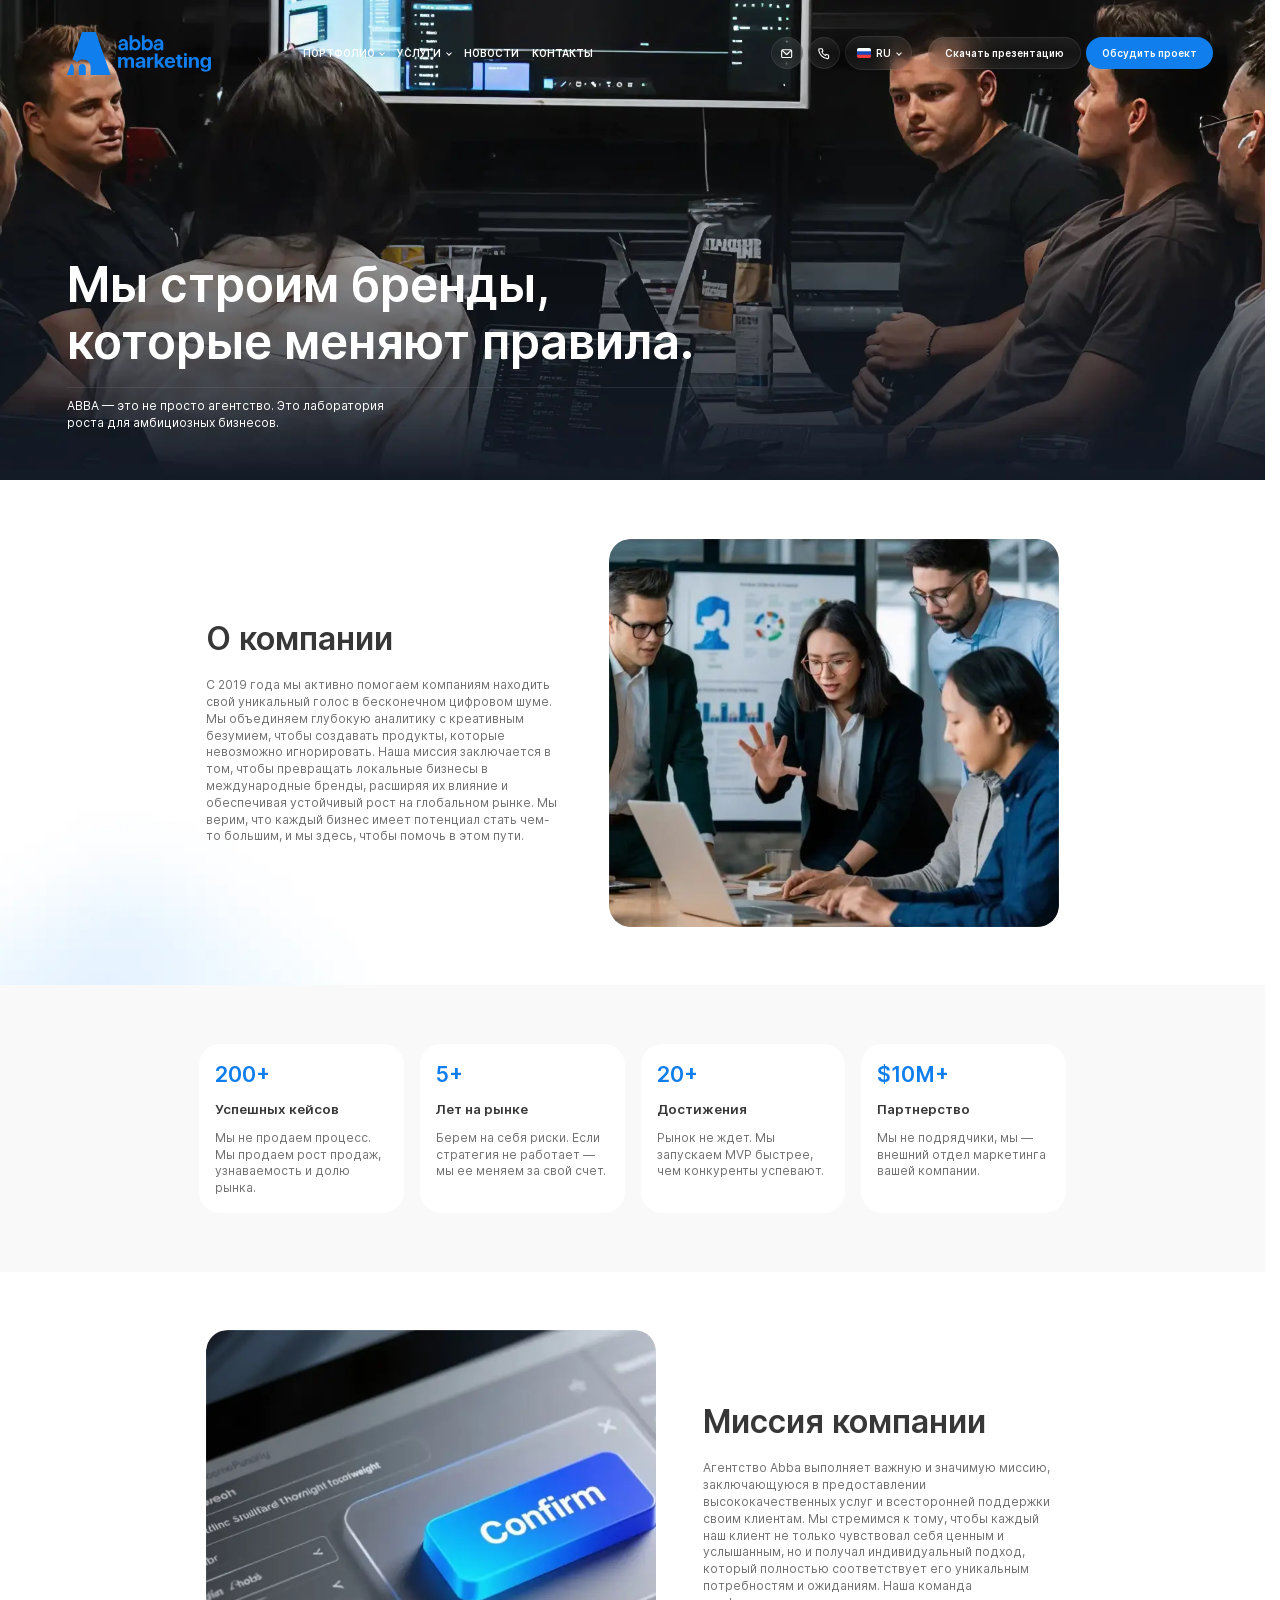
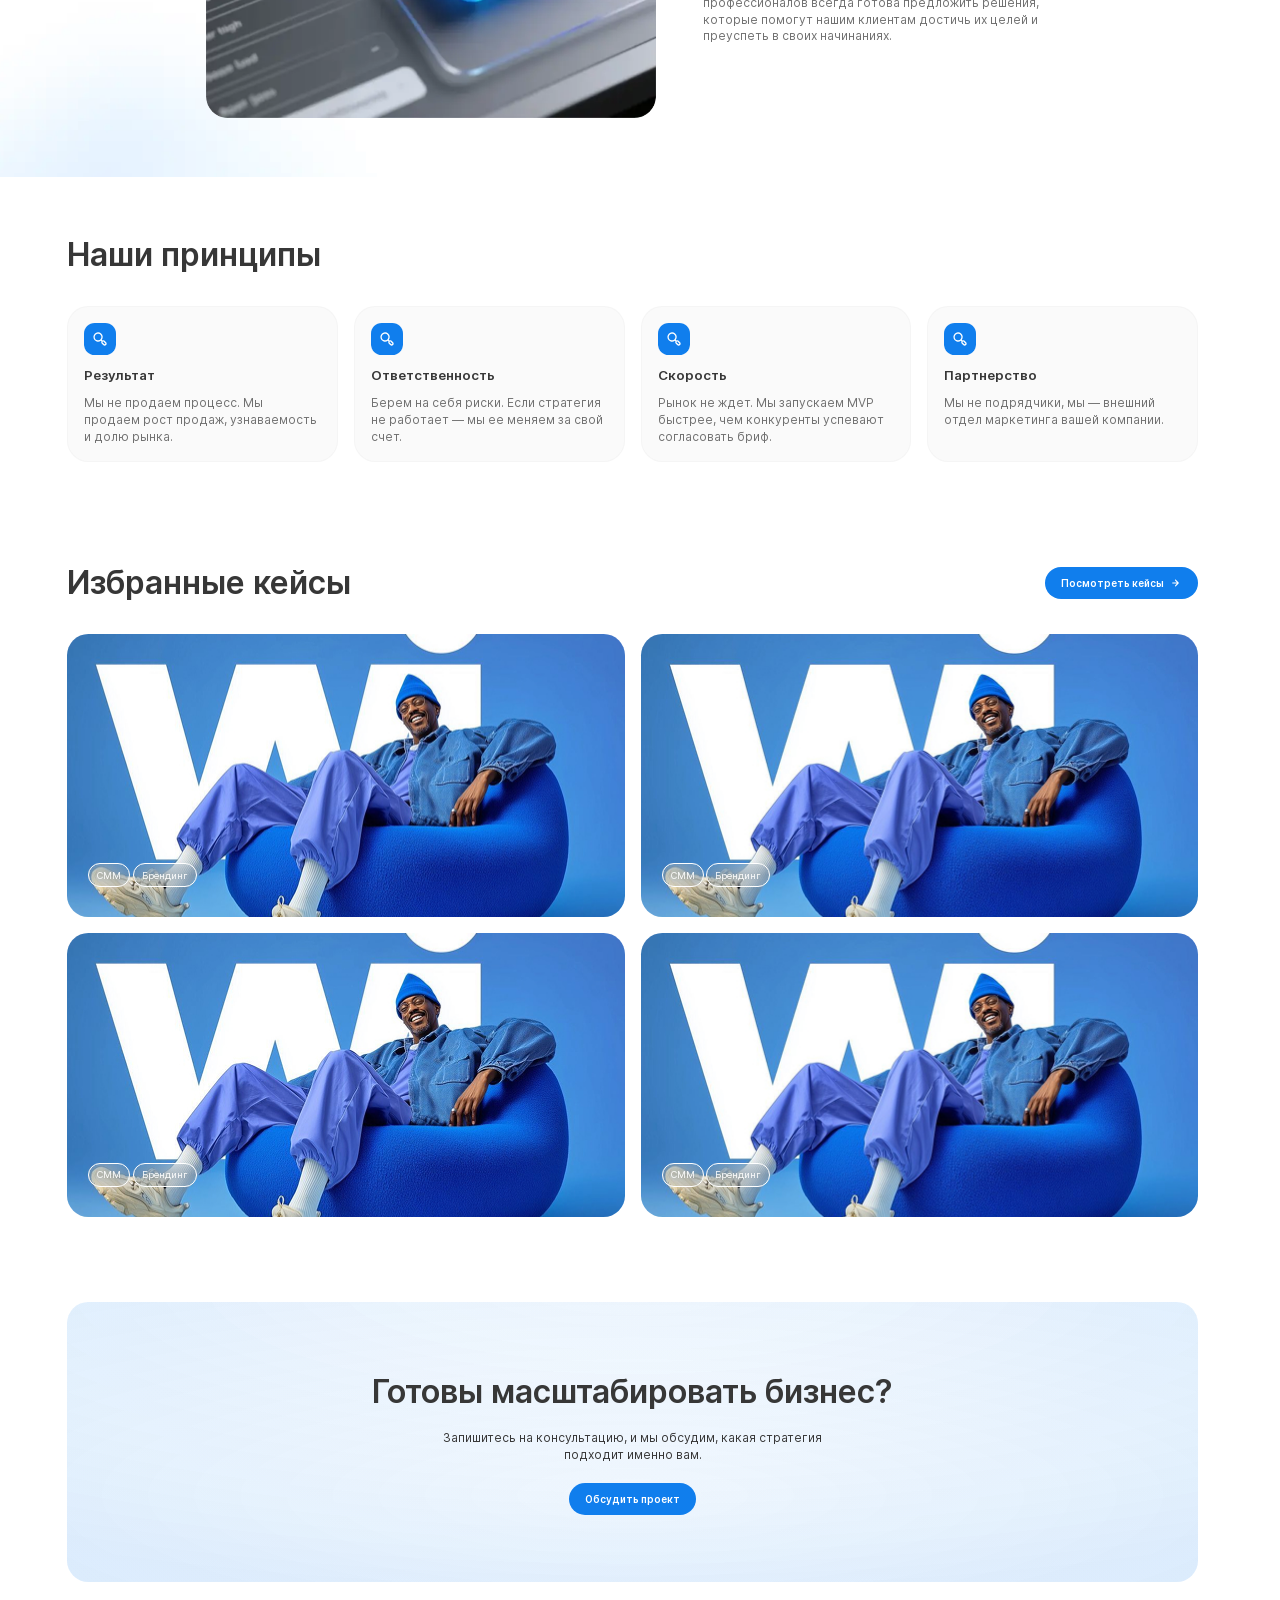
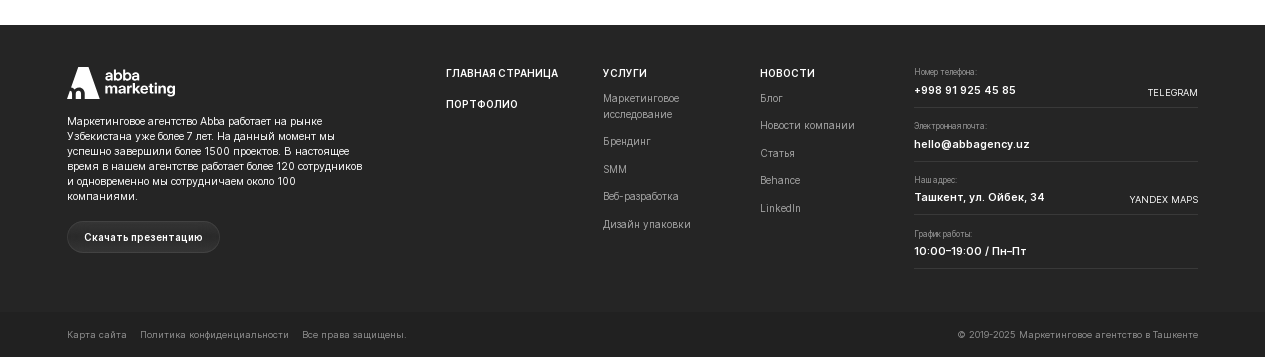
<file: about.html>
<!doctype html>
<html lang="en">
  <head>
    <meta charset="UTF-8" />
    <meta name="viewport" content="width=device-width, initial-scale=1.0" />

    <link
      rel="preload"
      href="./css/about.min.css"
      as="style"
      onload="this.rel = 'stylesheet'"
    />

    <title>Abba About File</title>
  </head>
  <body>
    <div class="wrapper">
      <header class="header padding-inline-container">
        <div class="container">
          <div class="header__inner">
            <a class="header__logo" href="#">
              <img
                src="./images/header/blue-logo.svg"
                alt="abba marketing"
                loading="lazy"
                width="216"
                height="64"
              />
              <span class="sr-only"> abba marketing </span>
            </a>
            <nav class="header__nav">
              <ul class="header__list">
                <li class="header__item">
                  <div class="header__box">
                    <a class="header__link" href="#" data-js-button-menu>
                      Портфолио
                      <span class="header__link-arrow"></span>
                    </a>
                    <ul class="header__sub-list">
                      <li class="header__sub-item">
                        <div class="header__sub-box">
                          <a class="header__sub-link" href="#">
                            Маркетинговое исследование
                          </a>
                          <div class="header__sub-icon">
                            <img
                              src="./images/icons/s-d-arrow-white.svg"
                              alt="arrow"
                              loading="lazy"
                              width="10"
                              height="10"
                            />
                          </div>
                          <ul class="header__sub-sub-list">
                            <li class="header__sub-sub-item">
                              <div class="header__sub-sub-box">
                                <a class="header__sub-sub-link" href="#">
                                  Веб разработка
                                </a>
                                <div class="header__sub-sub-icon">
                                  <img
                                    src="./images/icons/s-r-arrow-white.svg"
                                    alt="arrow"
                                    loading="lazy"
                                    width="10"
                                    height="10"
                                  />
                                </div>
                              </div>
                            </li>
                            <li class="header__sub-sub-item">
                              <div class="header__sub-sub-box">
                                <a class="header__sub-sub-link" href="#">
                                  Веб разработка
                                </a>
                                <div class="header__sub-sub-icon">
                                  <img
                                    src="./images/icons/s-r-arrow-white.svg"
                                    alt="arrow"
                                    loading="lazy"
                                    width="10"
                                    height="10"
                                  />
                                </div>
                              </div>
                            </li>
                            <li class="header__sub-sub-item">
                              <div class="header__sub-sub-box">
                                <a class="header__sub-sub-link" href="#">
                                  Веб разработка
                                </a>
                                <div class="header__sub-sub-icon">
                                  <img
                                    src="./images/icons/s-r-arrow-white.svg"
                                    alt="arrow"
                                    loading="lazy"
                                    width="10"
                                    height="10"
                                  />
                                </div>
                              </div>
                            </li>
                            <li class="header__sub-sub-item">
                              <div class="header__sub-sub-box">
                                <a class="header__sub-sub-link" href="#">
                                  Веб разработка
                                </a>
                                <div class="header__sub-sub-icon">
                                  <img
                                    src="./images/icons/s-r-arrow-white.svg"
                                    alt="arrow"
                                    loading="lazy"
                                    width="10"
                                    height="10"
                                  />
                                </div>
                              </div>
                            </li>
                            <li class="header__sub-sub-item">
                              <div class="header__sub-sub-box">
                                <a class="header__sub-sub-link" href="#">
                                  Веб разработка
                                </a>
                                <div class="header__sub-sub-icon">
                                  <img
                                    src="./images/icons/s-r-arrow-white.svg"
                                    alt="arrow"
                                    loading="lazy"
                                    width="10"
                                    height="10"
                                  />
                                </div>
                              </div>
                            </li>
                            <li class="header__sub-sub-item">
                              <div class="header__sub-sub-box">
                                <a class="header__sub-sub-link" href="#">
                                  Веб разработка
                                </a>
                                <div class="header__sub-sub-icon">
                                  <img
                                    src="./images/icons/s-r-arrow-white.svg"
                                    alt="arrow"
                                    loading="lazy"
                                    width="10"
                                    height="10"
                                  />
                                </div>
                              </div>
                            </li>
                          </ul>
                        </div>
                      </li>
                      <li class="header__sub-item">
                        <div class="header__sub-box">
                          <a class="header__sub-link" href="#">
                            Маркетинговое исследование
                          </a>
                          <div class="header__sub-icon">
                            <img
                              src="./images/icons/s-d-arrow-white.svg"
                              alt="arrow"
                              loading="lazy"
                              width="10"
                              height="10"
                            />
                          </div>
                          <ul class="header__sub-sub-list">
                            <li class="header__sub-sub-item">
                              <div class="header__sub-sub-box">
                                <a class="header__sub-sub-link" href="#">
                                  SMM
                                </a>
                                <div class="header__sub-sub-icon">
                                  <img
                                    src="./images/icons/s-r-arrow-white.svg"
                                    alt="arrow"
                                    loading="lazy"
                                    width="10"
                                    height="10"
                                  />
                                </div>
                              </div>
                            </li>
                            <li class="header__sub-sub-item">
                              <div class="header__sub-sub-box">
                                <a class="header__sub-sub-link" href="#">
                                  SMM
                                </a>
                                <div class="header__sub-sub-icon">
                                  <img
                                    src="./images/icons/s-r-arrow-white.svg"
                                    alt="arrow"
                                    loading="lazy"
                                    width="10"
                                    height="10"
                                  />
                                </div>
                              </div>
                            </li>
                          </ul>
                        </div>
                      </li>
                      <li class="header__sub-item">
                        <div class="header__sub-box">
                          <a class="header__sub-link" href="#"> Брендинг </a>
                          <div class="header__sub-icon">
                            <img
                              src="./images/icons/s-d-arrow-white.svg"
                              alt="arrow"
                              loading="lazy"
                              width="10"
                              height="10"
                            />
                          </div>
                        </div>
                      </li>
                      <li class="header__sub-item">
                        <div class="header__sub-box">
                          <a class="header__sub-link" href="#">
                            Маркетинг в социальных сетях
                          </a>
                          <div class="header__sub-icon">
                            <img
                              src="./images/icons/s-d-arrow-white.svg"
                              alt="arrow"
                              loading="lazy"
                              width="10"
                              height="10"
                            />
                          </div>
                        </div>
                      </li>
                      <li class="header__sub-item">
                        <div class="header__sub-box">
                          <a class="header__sub-link" href="#">
                            Разработка веб-сайтов
                          </a>
                          <div class="header__sub-icon">
                            <img
                              src="./images/icons/s-d-arrow-white.svg"
                              alt="arrow"
                              loading="lazy"
                              width="10"
                              height="10"
                            />
                          </div>
                        </div>
                      </li>
                    </ul>
                  </div>
                </li>
                <li class="header__item">
                  <div class="header__box">
                    <a class="header__link" href="#" data-js-button-menu>
                      Услуги
                      <span class="header__link-arrow"></span>
                    </a>
                    <ul class="header__sub-list">
                      <li class="header__sub-item">
                        <div class="header__sub-box">
                          <a class="header__sub-link" href="#">
                            Маркетинговое исследование
                          </a>
                          <div class="header__sub-icon">
                            <img
                              src="./images/icons/s-d-arrow-white.svg"
                              alt="arrow"
                              loading="lazy"
                              width="10"
                              height="10"
                            />
                          </div>
                          <ul class="header__sub-sub-list">
                            <li class="header__sub-sub-item">
                              <div class="header__sub-sub-box">
                                <a class="header__sub-sub-link" href="#">
                                  Веб разработка
                                </a>
                                <div class="header__sub-sub-icon">
                                  <img
                                    src="./images/icons/s-r-arrow-white.svg"
                                    alt="arrow"
                                    loading="lazy"
                                    width="10"
                                    height="10"
                                  />
                                </div>
                              </div>
                            </li>
                          </ul>
                        </div>
                      </li>
                      <li class="header__sub-item">
                        <div class="header__sub-box">
                          <a class="header__sub-link" href="#"> Брендинг </a>
                          <div class="header__sub-icon">
                            <img
                              src="./images/icons/s-d-arrow-white.svg"
                              alt="arrow"
                              loading="lazy"
                              width="10"
                              height="10"
                            />
                          </div>
                        </div>
                      </li>
                      <li class="header__sub-item">
                        <div class="header__sub-box">
                          <a class="header__sub-link" href="#">
                            Маркетинг в социальных сетях
                          </a>
                          <div class="header__sub-icon">
                            <img
                              src="./images/icons/s-d-arrow-white.svg"
                              alt="arrow"
                              loading="lazy"
                              width="10"
                              height="10"
                            />
                          </div>
                        </div>
                      </li>
                      <li class="header__sub-item">
                        <div class="header__sub-box">
                          <a class="header__sub-link" href="#">
                            Разработка веб-сайтов
                          </a>
                          <div class="header__sub-icon">
                            <img
                              src="./images/icons/s-d-arrow-white.svg"
                              alt="arrow"
                              loading="lazy"
                              width="10"
                              height="10"
                            />
                          </div>
                        </div>
                      </li>
                    </ul>
                  </div>
                </li>
                <li class="header__item">
                  <a class="header__link" href="#"> Новости </a>
                </li>
                <li class="header__item">
                  <a class="header__link" href="#"> Контакты </a>
                </li>
              </ul>
            </nav>
            <a class="header__mail bg-filter" href="mailto:example@gmail.com">
              <svg fill="none" xmlns="http://www.w3.org/2000/svg">
                <path
                  d="M15.834 3.333H4.167a2.5 2.5 0 0 0-2.5 2.5v8.334a2.5 2.5 0 0 0 2.5 2.5h11.667a2.5 2.5 0 0 0 2.5-2.5V5.833a2.5 2.5 0 0 0-2.5-2.5ZM15.492 5l-4.9 4.9a.833.833 0 0 1-1.183 0L4.509 5h10.983Zm1.175 9.167a.833.833 0 0 1-.833.833H4.167a.833.833 0 0 1-.833-.833V6.175l4.9 4.9a2.5 2.5 0 0 0 3.533 0l4.9-4.9v7.992Z"
                  fill="none"
                />
              </svg>
            </a>
            <a class="header__phone bg-filter" href="tel:+123456789">
              <svg fill="none" xmlns="http://www.w3.org/2000/svg">
                <path
                  d="M16.2 10.833c-.183 0-.375-.058-.558-.1a7.861 7.861 0 0 1-1.092-.325 1.667 1.667 0 0 0-2.067.834l-.183.375a10.148 10.148 0 0 1-2.217-1.667 10.15 10.15 0 0 1-1.666-2.217l.35-.233A1.667 1.667 0 0 0 9.6 5.433a8.609 8.609 0 0 1-.325-1.091 6.18 6.18 0 0 1-.1-.567 2.5 2.5 0 0 0-2.5-2.075h-2.5a2.5 2.5 0 0 0-2.5 2.842 15.833 15.833 0 0 0 13.767 13.716h.316a2.5 2.5 0 0 0 2.285-1.481 2.5 2.5 0 0 0 .215-1.027v-2.5a2.5 2.5 0 0 0-2.058-2.417Zm.416 5a.834.834 0 0 1-.602.802.875.875 0 0 1-.364.032A14.167 14.167 0 0 1 3.392 4.35a.908.908 0 0 1 .208-.683.833.833 0 0 1 .625-.284h2.5a.833.833 0 0 1 .833.659c.034.227.075.452.125.675.096.439.225.87.384 1.291L6.9 6.55a.834.834 0 0 0-.408 1.108 12.075 12.075 0 0 0 5.833 5.834c.203.083.43.083.633 0a.835.835 0 0 0 .475-.434l.517-1.166c.43.154.87.282 1.317.383.222.05.447.092.675.125a.833.833 0 0 1 .658.833l.016 2.6Z"
                  fill="none"
                />
              </svg>
            </a>
            <div class="header__langs dropdown bg-filter" id="langDropdown">
              <button class="dropdown__toggle header__langs-toggle">
                <img
                  src="./images/icons/ru.svg"
                  alt="RU"
                  loading="lazy"
                  width="21"
                  height="15"
                />
                <span class="dropdown__selected header__langs-selected"
                  >RU</span
                >
                <span class="dropdown__arrow header__langs-arrow"></span>
              </button>

              <ul class="dropdown__menu header__langs-menu">
                <li class="dropdown__item header__langs-item">
                  <button
                    class="dropdown__button header__langs-button"
                    type="button"
                    role="option"
                    data-value="RU"
                  >
                    <img
                      src="./images/icons/ru.svg"
                      alt="RU"
                      loading="lazy"
                      width="21"
                      height="15"
                    />
                    RU
                  </button>
                </li>
                <li class="dropdown__item header__langs-item">
                  <button
                    class="dropdown__button header__langs-button"
                    type="button"
                    role="option"
                    data-value="UZ"
                  >
                    <img
                      src="./images/icons/uz.svg"
                      alt="UZ"
                      loading="lazy"
                      width="21"
                      height="15"
                    />
                    UZ
                  </button>
                </li>
                <li class="dropdown__item header__langs-item">
                  <button
                    class="dropdown__button header__langs-button"
                    type="button"
                    role="option"
                    data-value="EN"
                  >
                    <img
                      src="./images/icons/en.svg"
                      alt="EN"
                      loading="lazy"
                      width="21"
                      height="15"
                    />
                    EN
                  </button>
                </li>
              </ul>
            </div>
            <a class="header__presentation bg-filter" href="google.com" download
              >Скачать презентацию</a
            >
            <button
              class="header__callback button-primary"
              type="button"
              data-js-button-modal
            >
              Обсудить проект
            </button>
            <button class="header__burger bg-filter" type="button">
              <span></span>
              <span></span>
              <span></span>
            </button>
          </div>
        </div>
      </header>
      <main class="main">
        <section
          class="intro padding-inline-container"
          style="background-image: url(&quot;./images/about/bg.webp&quot;)"
        >
          <div class="container">
            <div class="intro__inner">
              <div class="intro__content">
                <h1 class="intro__title">
                  Мы строим бренды, <br />
                  которые меняют правила.
                </h1>
                <div class="intro__text">
                  ABBA — это не просто агентство. Это лаборатория <br />
                  роста для амбициозных бизнесов.
                </div>
              </div>
            </div>
          </div>
        </section>
        <section class="about-content padding-inline-container">
          <div class="container">
            <div class="about-content__inner padding-big-block-container">
              <div class="about-content__wrapper">
                <h2 class="about-content__title section-title mb-sm">
                  О компании
                </h2>
                <div class="about-content__text">
                  С 2019 года мы активно помогаем компаниям находить свой
                  уникальный голос в бесконечном цифровом шуме. Мы объединяем
                  глубокую аналитику с креативным безумием, чтобы создавать
                  продукты, которые невозможно игнорировать. Наша миссия
                  заключается в том, чтобы превращать локальные бизнесы в
                  международные бренды, расширяя их влияние и обеспечивая
                  устойчивый рост на глобальном рынке. Мы верим, что каждый
                  бизнес имеет потенциал стать чем-то большим, и мы здесь, чтобы
                  помочь в этом пути.
                </div>
              </div>
              <div class="about-content__picture">
                <img
                  src="./images/about/pic-1.webp"
                  alt="About"
                  loading="lazy"
                  width="675"
                  height="582"
                />
              </div>
            </div>
          </div>
        </section>
        <div class="statistics padding-inline-container">
          <div class="container">
            <div class="statistics__inner padding-big-block-container">
              <ul class="statistics__list">
                <li class="statistics__item">
                  <div class="statistics__box">
                    <div class="statistics__value">200+</div>
                    <h3 class="statistics__label">Успешных кейсов</h3>
                    <p class="statistics__text">
                      Мы не продаем процесс. Мы продаем рост продаж,
                      узнаваемость и долю рынка.
                    </p>
                  </div>
                </li>
                <li class="statistics__item">
                  <div class="statistics__box">
                    <div class="statistics__value">5+</div>
                    <h3 class="statistics__label">Лет на рынке</h3>
                    <p class="statistics__text">
                      Берем на себя риски. Если стратегия не работает — мы ее
                      меняем за свой счет.
                    </p>
                  </div>
                </li>
                <li class="statistics__item">
                  <div class="statistics__box">
                    <div class="statistics__value">20+</div>
                    <h3 class="statistics__label">Достижения</h3>
                    <p class="statistics__text">
                      Рынок не ждет. Мы запускаем MVP быстрее, чем конкуренты
                      успевают.
                    </p>
                  </div>
                </li>
                <li class="statistics__item">
                  <div class="statistics__box">
                    <div class="statistics__value">$10M+</div>
                    <h3 class="statistics__label">Партнерство</h3>
                    <p class="statistics__text">
                      Мы не подрядчики, мы — внешний отдел маркетинга вашей
                      компании.
                    </p>
                  </div>
                </li>
              </ul>
            </div>
          </div>
        </div>
        <section class="about-content padding-inline-container">
          <div class="container">
            <div class="about-content__inner padding-big-block-container">
              <div class="about-content__picture">
                <img
                  src="./images/about/pic-2.webp"
                  alt="About"
                  loading="lazy"
                  width="675"
                  height="582"
                />
              </div>
              <div class="about-content__wrapper">
                <h2 class="about-content__title section-title mb-sm">
                  Миссия компании
                </h2>
                <div class="about-content__text">
                  Агентство Abba выполняет важную и значимую миссию,
                  заключающуюся в предоставлении высококачественных услуг и
                  всесторонней поддержки своим клиентам. Мы стремимся к тому,
                  чтобы каждый наш клиент не только чувствовал себя ценным и
                  услышанным, но и получал индивидуальный подход, который
                  полностью соответствует его уникальным потребностям и
                  ожиданиям. Наша команда профессионалов всегда готова
                  предложить решения, которые помогут нашим клиентам достичь их
                  целей и преуспеть в своих начинаниях.
                </div>
              </div>
            </div>
          </div>
        </section>
        <section class="principles padding-inline-container">
          <div class="container">
            <div class="principles__inner padding-big-block-container">
              <h2 class="principles__title section-title mb-md">
                Наши принципы
              </h2>
              <ul class="principles__list">
                <li class="principles__item">
                  <div class="content-box">
                    <div class="content-wrapper">
                      <div class="content-icon">
                        <img
                          src="./images/icons/advantage.svg"
                          alt="Клиент"
                          loading="lazy"
                          width="48"
                          height="48"
                        />
                      </div>
                      <h3 class="content-label">Результат</h3>
                    </div>
                    <p class="content-text">
                      Мы не продаем процесс. Мы продаем рост продаж,
                      узнаваемость и долю рынка.
                    </p>
                  </div>
                </li>
                <li class="principles__item">
                  <div class="content-box">
                    <div class="content-wrapper">
                      <div class="content-icon">
                        <img
                          src="./images/icons/advantage.svg"
                          alt="Клиент"
                          loading="lazy"
                          width="48"
                          height="48"
                        />
                      </div>
                      <h3 class="content-label">Ответственность</h3>
                    </div>
                    <p class="content-text">
                      Берем на себя риски. Если стратегия не работает — мы ее
                      меняем за свой счет.
                    </p>
                  </div>
                </li>
                <li class="principles__item">
                  <div class="content-box">
                    <div class="content-wrapper">
                      <div class="content-icon">
                        <img
                          src="./images/icons/advantage.svg"
                          alt="Клиент"
                          loading="lazy"
                          width="48"
                          height="48"
                        />
                      </div>
                      <h3 class="content-label">Скорость</h3>
                    </div>
                    <p class="content-text">
                      Рынок не ждет. Мы запускаем MVP быстрее, чем конкуренты
                      успевают согласовать бриф.
                    </p>
                  </div>
                </li>
                <li class="principles__item">
                  <div class="content-box">
                    <div class="content-wrapper">
                      <div class="content-icon">
                        <img
                          src="./images/icons/advantage.svg"
                          alt="Клиент"
                          loading="lazy"
                          width="48"
                          height="48"
                        />
                      </div>
                      <h3 class="content-label">Партнерство</h3>
                    </div>
                    <p class="content-text">
                      Мы не подрядчики, мы — внешний отдел маркетинга вашей
                      компании.
                    </p>
                  </div>
                </li>
              </ul>
            </div>
          </div>
        </section>
        <section class="selected-cases padding-inline-container">
          <div class="container">
            <div class="selected-cases__inner padding-section-block-container">
              <div class="selected-cases__top mb-md">
                <h2 class="selected-cases__title section-title">
                  Избранные кейсы
                </h2>
                <a class="selected-cases__link-first button-primary" href="#">
                  Посмотреть кейсы
                  <span>
                    <img
                      src="./images/icons/arrow-right-white.svg"
                      alt="arrow"
                      loading="lazy"
                      width="20"
                      height="20"
                    />
                  </span>
                </a>
              </div>
              <!-- <div class="selected-cases__description mb-md">
                Прежде чем писать код, мы проектируем логику. Это как чертеж для архитектора. Мы продумываем путь пользователя (CJM), чтобы каждый клик вел к цели.
              </div> -->
              <ul class="selected-cases__list">
                <li class="selected-cases__item">
                  <div
                    class="selected-cases__box project-box"
                    style="
                      background-image: url(&quot;./images/projects/project-1.jpg&quot;);
                    "
                  >
                    <div class="selected-cases__content project-content">
                      <ul class="selected-cases__tags project-tags">
                        <li class="selected-cases__tag project-tag">
                          <div
                            class="selected-cases__tag-box project-tag-box bg-filter"
                          >
                            СММ
                          </div>
                        </li>
                        <li class="selected-cases__tag project-tag">
                          <div
                            class="selected-cases__tag-box project-tag-box bg-filter"
                          >
                            Брендинг
                          </div>
                        </li>
                      </ul>
                      <div class="selected-cases__wrap project-wrap">
                        <div
                          class="selected-cases__wrap-overlay project-wrap-overlay"
                        >
                          <h3 class="selected-cases__label project-label">
                            Название проекта
                          </h3>
                          <p class="selected-cases__text project-text">
                            Lorem ipsum dolor sit amet consectetur adipisicing
                            elit. Rem, maiores.
                          </p>
                          <div class="selected-cases__overlay project-overlay">
                            <a
                              class="selected-cases__link project-link button-primary"
                              href="#"
                            >
                              Подробнее
                              <span>
                                <img
                                  src="./images/icons/arrow-right-white.svg"
                                  alt="arrow"
                                  loading="lazy"
                                  width="20"
                                  height="20"
                                />
                              </span>
                            </a>
                            <div
                              class="selected-cases__company project-company"
                            >
                              Название компании
                            </div>
                          </div>
                        </div>
                      </div>
                    </div>
                  </div>
                </li>
                <li class="selected-cases__item">
                  <div
                    class="selected-cases__box project-box"
                    style="
                      background-image: url(&quot;./images/projects/project-1.jpg&quot;);
                    "
                  >
                    <div class="selected-cases__content project-content">
                      <ul class="selected-cases__tags project-tags">
                        <li class="selected-cases__tag project-tag">
                          <div
                            class="selected-cases__tag-box project-tag-box bg-filter"
                          >
                            СММ
                          </div>
                        </li>
                        <li class="selected-cases__tag project-tag">
                          <div
                            class="selected-cases__tag-box project-tag-box bg-filter"
                          >
                            Брендинг
                          </div>
                        </li>
                      </ul>
                      <div class="selected-cases__wrap project-wrap">
                        <div
                          class="selected-cases__wrap-overlay project-wrap-overlay"
                        >
                          <h3 class="selected-cases__label project-label">
                            Название проекта
                          </h3>
                          <p class="selected-cases__text project-text">
                            Lorem ipsum dolor sit amet consectetur adipisicing
                            elit. Rem, maiores.
                          </p>
                          <div class="selected-cases__overlay project-overlay">
                            <a
                              class="selected-cases__link project-link button-primary"
                              href="#"
                            >
                              Подробнее
                              <span>
                                <img
                                  src="./images/icons/arrow-right-white.svg"
                                  alt="arrow"
                                  loading="lazy"
                                  width="20"
                                  height="20"
                                />
                              </span>
                            </a>
                            <div
                              class="selected-cases__company project-company"
                            >
                              Название компании
                            </div>
                          </div>
                        </div>
                      </div>
                    </div>
                  </div>
                </li>
                <li class="selected-cases__item">
                  <div
                    class="selected-cases__box project-box"
                    style="
                      background-image: url(&quot;./images/projects/project-1.jpg&quot;);
                    "
                  >
                    <div class="selected-cases__content project-content">
                      <ul class="selected-cases__tags project-tags">
                        <li class="selected-cases__tag project-tag">
                          <div
                            class="selected-cases__tag-box project-tag-box bg-filter"
                          >
                            СММ
                          </div>
                        </li>
                        <li class="selected-cases__tag project-tag">
                          <div
                            class="selected-cases__tag-box project-tag-box bg-filter"
                          >
                            Брендинг
                          </div>
                        </li>
                      </ul>
                      <div class="selected-cases__wrap project-wrap">
                        <div
                          class="selected-cases__wrap-overlay project-wrap-overlay"
                        >
                          <h3 class="selected-cases__label project-label">
                            Название проекта
                          </h3>
                          <p class="selected-cases__text project-text">
                            Lorem ipsum dolor sit amet consectetur adipisicing
                            elit. Rem, maiores.
                          </p>
                          <div class="selected-cases__overlay project-overlay">
                            <a
                              class="selected-cases__link project-link button-primary"
                              href="#"
                            >
                              Подробнее
                              <span>
                                <img
                                  src="./images/icons/arrow-right-white.svg"
                                  alt="arrow"
                                  loading="lazy"
                                  width="20"
                                  height="20"
                                />
                              </span>
                            </a>
                            <div
                              class="selected-cases__company project-company"
                            >
                              Название компании
                            </div>
                          </div>
                        </div>
                      </div>
                    </div>
                  </div>
                </li>
                <li class="selected-cases__item">
                  <div
                    class="selected-cases__box project-box"
                    style="
                      background-image: url(&quot;./images/projects/project-1.jpg&quot;);
                    "
                  >
                    <div class="selected-cases__content project-content">
                      <ul class="selected-cases__tags project-tags">
                        <li class="selected-cases__tag project-tag">
                          <div
                            class="selected-cases__tag-box project-tag-box bg-filter"
                          >
                            СММ
                          </div>
                        </li>
                        <li class="selected-cases__tag project-tag">
                          <div
                            class="selected-cases__tag-box project-tag-box bg-filter"
                          >
                            Брендинг
                          </div>
                        </li>
                      </ul>
                      <div class="selected-cases__wrap project-wrap">
                        <div
                          class="selected-cases__wrap-overlay project-wrap-overlay"
                        >
                          <h3 class="selected-cases__label project-label">
                            Название проекта
                          </h3>
                          <p class="selected-cases__text project-text">
                            Lorem ipsum dolor sit amet consectetur adipisicing
                            elit. Rem, maiores.
                          </p>
                          <div class="selected-cases__overlay project-overlay">
                            <a
                              class="selected-cases__link project-link button-primary"
                              href="#"
                            >
                              Подробнее
                              <span>
                                <img
                                  src="./images/icons/arrow-right-white.svg"
                                  alt="arrow"
                                  loading="lazy"
                                  width="20"
                                  height="20"
                                />
                              </span>
                            </a>
                            <div
                              class="selected-cases__company project-company"
                            >
                              Название компании
                            </div>
                          </div>
                        </div>
                      </div>
                    </div>
                  </div>
                </li>
              </ul>
              <a class="selected-cases__link-second button-primary" href="#">
                Посмотреть кейсы
                <span>
                  <img
                    src="./images/icons/arrow-right-white.svg"
                    alt="arrow"
                    loading="lazy"
                    width="20"
                    height="20"
                  />
                </span>
              </a>
            </div>
          </div>
        </section>
        <section class="callback padding-inline-container">
          <div class="container">
            <div class="callback__inner">
              <div class="callback__wrapper">
                <h2 class="callback__title section-title mb-sm">
                  Готовы масштабировать бизнес?
                </h2>
                <p class="callback__text mb-sm">
                  Запишитесь на консультацию, и мы обсудим, какая стратегия
                  подходит именно вам.
                </p>
                <button
                  class="callback__button button-primary"
                  type="button"
                  data-js-button-modal
                >
                  Обсудить проект
                </button>
              </div>
            </div>
          </div>
        </section>
      </main>
      <footer class="footer">
        <div class="footer__top padding-inline-container">
          <div class="container">
            <div class="footer__top-inner">
              <div class="footer__content">
                <a class="footer__logo" href="#">
                  <img
                    src="./images/footer/logo.svg"
                    alt="abba marketing"
                    loading="lazy"
                    width="162"
                    height="48"
                  />
                </a>
                <div class="footer__text">
                  Маркетинговое агентство Abba работает на рынке Узбекистана уже
                  более 7 лет. На данный момент мы успешно завершили более 1500
                  проектов. В настоящее время в нашем агентстве работает более
                  120 сотрудников и одновременно мы сотрудничаем около 100
                  компаниями.
                </div>
                <a class="footer__presentation bg-filter" download href="#">
                  Скачать презентацию
                </a>
              </div>
              <div class="footer__navs">
                <nav class="footer__nav">
                  <ul class="footer__nav-list">
                    <li class="footer__nav-item">
                      <a class="footer__nav-link" href="#">
                        Главная страница
                      </a>
                    </li>
                    <li class="footer__nav-item">
                      <a class="footer__nav-link" href="#"> Портфолио </a>
                    </li>
                  </ul>
                </nav>
                <nav class="footer__nav">
                  <ul class="footer__nav-list">
                    <li class="footer__nav-item">
                      <a class="footer__nav-link" href="#"> Услуги </a>
                      <ul class="footer__nav-sublist">
                        <li class="footer__nav-subitem">
                          <a class="footer__nav-sublink" href="#">
                            Маркетинговое исследование
                          </a>
                        </li>
                        <li class="footer__nav-subitem">
                          <a class="footer__nav-sublink" href="#"> Брендинг </a>
                        </li>
                        <li class="footer__nav-subitem">
                          <a class="footer__nav-sublink" href="#"> SMM </a>
                        </li>
                        <li class="footer__nav-subitem">
                          <a class="footer__nav-sublink" href="#">
                            Веб-разработка
                          </a>
                        </li>
                        <li class="footer__nav-subitem">
                          <a class="footer__nav-sublink" href="#">
                            Дизайн упаковки
                          </a>
                        </li>
                      </ul>
                    </li>
                  </ul>
                </nav>
                <nav class="footer__nav">
                  <ul class="footer__nav-list">
                    <li class="footer__nav-item">
                      <a class="footer__nav-link" href="#"> Новости </a>
                      <ul class="footer__nav-sublist">
                        <li class="footer__nav-subitem">
                          <a class="footer__nav-sublink" href="#"> Блог </a>
                        </li>
                        <li class="footer__nav-subitem">
                          <a class="footer__nav-sublink" href="#">
                            Новости компании
                          </a>
                        </li>
                        <li class="footer__nav-subitem">
                          <a class="footer__nav-sublink" href="#"> Статья </a>
                        </li>
                        <li class="footer__nav-subitem">
                          <a class="footer__nav-sublink" href="#"> Behance </a>
                        </li>
                        <li class="footer__nav-subitem">
                          <a class="footer__nav-sublink" href="#"> LinkedIn </a>
                        </li>
                      </ul>
                    </li>
                  </ul>
                </nav>
              </div>
              <ul class="footer__contacts">
                <li class="footer__contact">
                  <div class="footer__contact-box">
                    <div class="footer__contact-left">
                      <h4 class="footer__contact-label">Номер телефона:</h4>
                      <a class="footer__contact-text" href="tel:+998919254585">
                        +998 91 925 45 85
                      </a>
                    </div>
                    <div class="footer__contact-service">Telegram</div>
                  </div>
                </li>
                <li class="footer__contact">
                  <div class="footer__contact-box">
                    <div class="footer__contact-left">
                      <h4 class="footer__contact-label">Электронная почта:</h4>
                      <a
                        class="footer__contact-text"
                        href="mailto:hello@abbagency.uz"
                      >
                        hello@abbagency.uz
                      </a>
                    </div>
                    <div class="footer__contact-service"></div>
                  </div>
                </li>
                <li class="footer__contact">
                  <div class="footer__contact-box">
                    <div class="footer__contact-left">
                      <h4 class="footer__contact-label">Наш адрес:</h4>
                      <a
                        class="footer__contact-text"
                        href="https://maps.google.com/?q=Ташкент,+ул.+Ойбек,+34"
                        target="_blank"
                        rel="noopener"
                      >
                        Ташкент, ул. Ойбек, 34
                      </a>
                    </div>
                    <div class="footer__contact-service">Yandex Maps</div>
                  </div>
                </li>
                <li class="footer__contact">
                  <div class="footer__contact-box">
                    <div class="footer__contact-left">
                      <h4 class="footer__contact-label">График работы:</h4>
                      <div class="footer__contact-text">
                        10:00–19:00 / Пн–Пт
                      </div>
                    </div>
                  </div>
                </li>
              </ul>
            </div>
          </div>
        </div>
        <div class="footer__bottom padding-inline-container">
          <div class="container">
            <div class="footer__bottom-inner">
              <div class="footer__label map">Карта сайта</div>
              <a class="footer__label privacy-policy" href="#">
                Политика конфиденциальности
              </a>
              <div class="footer__label legal">Все права защищены.</div>
              <small class="footer__label copyright">
                © 2019-2025 Маркетинговое агентство в Ташкенте
              </small>
            </div>
          </div>
        </div>
      </footer>
      <div class="callback-modal">
        <div class="callback-modal__overlay">
          <div class="callback-modal__content">
            <h3 class="callback-modal__title section-title mb-sm">
              Нужен мощный SMM?
            </h3>
            <p class="callback-modal__text mb-sm">
              Получите полный бизнес чекап для оценки состояния вашей компании и
              выявления возможностей для роста.
            </p>
            <form class="callback-modal__form" method="post">
              <div class="callback-modal__form-wrapper mb-sm">
                <label class="callback-modal__label">
                  Имя
                  <input
                    class="callback-modal__field"
                    type="text"
                    name="name"
                    placeholder="Введите ваше имя"
                    required
                  />
                </label>
                <label class="callback-modal__label">
                  Электронная почта
                  <input
                    class="callback-modal__field"
                    type="email"
                    name="email"
                    placeholder="Электронная почта"
                    required
                  />
                </label>
              </div>
              <button
                class="callback-modal__submit button-primary"
                type="submit"
              >
                Связаться
              </button>
            </form>
          </div>
          <div
            class="callback-modal__picture"
            style="
              background-image: url(&quot;./images/modal-callback/bg-1.webp&quot;);
            "
          ></div>
          <div class="callback-modal__close">
            <img
              src="./images/icons/close.svg"
              alt="close icon"
              loading="lazy"
              width="24"
              height="24"
            />
          </div>
        </div>
      </div>
      <div class="mobile-modal">
        <div class="mobile-modal__overlay">
          <div class="mobile-modal__top">
            <a class="header__logo" href="#">
              <img
                src="./images/header/blue-logo.svg"
                alt="abba marketing"
                loading="lazy"
                width="216"
                height="64"
              />
              <span class="sr-only"> abba marketing </span>
            </a>
            <div class="mobile-modal__close">
              <span></span>
              <span></span>
            </div>
          </div>
          <div class="mobile-modal__block">
            <ul class="mobile-modal__list list" data-js-modal-list>
              <li class="mobile-modal__item">
                <div class="mobile-modal__box" data-js-modal-box>
                  <div class="mobile-modal__head" data-js-modal-head>
                    <a class="mobile-modal__link" href="#"> Портфолио </a>
                    <div class="mobile-modal__arrow"></div>
                  </div>
                  <div class="mobile-modal__wrapper" data-js-modal-wrapper>
                    <div class="mobile-modal__content">
                      <ul class="mobile-modal__list" data-js-modal-sub-list>
                        <li class="mobile-modal__item">
                          <div class="mobile-modal__box" data-js-modal-sub-box>
                            <div
                              class="mobile-modal__head"
                              data-js-modal-sub-head
                            >
                              <a class="mobile-modal__link" href="#"> SMM </a>
                              <div class="mobile-modal__arrow"></div>
                            </div>
                            <div
                              class="mobile-modal__wrapper"
                              data-js-modal-sub-wrapper
                            >
                              <div class="mobile-modal__content">
                                <ul
                                  class="mobile-modal__list"
                                  data-js-modal-sub-list
                                >
                                  <li class="mobile-modal__item">
                                    <div class="mobile-modal__box">
                                      <a class="mobile-modal__link" href="#">
                                        Видео
                                      </a>
                                    </div>
                                  </li>
                                  <li class="mobile-modal__item">
                                    <div class="mobile-modal__box">
                                      <a class="mobile-modal__link" href="#">
                                        Видео
                                      </a>
                                    </div>
                                  </li>
                                </ul>
                              </div>
                            </div>
                          </div>
                        </li>
                        <li class="mobile-modal__item">
                          <div class="mobile-modal__box" data-js-modal-sub-box>
                            <div
                              class="mobile-modal__head"
                              data-js-modal-sub-head
                            >
                              <a class="mobile-modal__link" href="#"> SMM </a>
                              <div class="mobile-modal__arrow"></div>
                            </div>
                            <div
                              class="mobile-modal__wrapper"
                              data-js-modal-sub-wrapper
                            >
                              <div class="mobile-modal__content">
                                <ul
                                  class="mobile-modal__list"
                                  data-js-modal-sub-list
                                >
                                  <li class="mobile-modal__item">
                                    <div class="mobile-modal__box">
                                      <a class="mobile-modal__link" href="#">
                                        Видео
                                      </a>
                                    </div>
                                  </li>
                                  <li class="mobile-modal__item">
                                    <div class="mobile-modal__box">
                                      <a class="mobile-modal__link" href="#">
                                        Видео
                                      </a>
                                    </div>
                                  </li>
                                </ul>
                              </div>
                            </div>
                          </div>
                        </li>
                      </ul>
                    </div>
                  </div>
                </div>
              </li>
              <li class="mobile-modal__item">
                <div class="mobile-modal__box">
                  <a class="mobile-modal__link" href="#"> Новости </a>
                </div>
              </li>
              <li class="mobile-modal__item">
                <div class="mobile-modal__box">
                  <a class="mobile-modal__link" href="#"> Контакты </a>
                </div>
              </li>
            </ul>
            <div class="mobile-modal__bottom">
              <div class="mobile-modal__actions">
                <a class="mobile-modal__mail" href="mailto:example@gmail.com">
                  <svg fill="none" xmlns="http://www.w3.org/2000/svg">
                    <path
                      d="M15.834 3.333H4.167a2.5 2.5 0 0 0-2.5 2.5v8.334a2.5 2.5 0 0 0 2.5 2.5h11.667a2.5 2.5 0 0 0 2.5-2.5V5.833a2.5 2.5 0 0 0-2.5-2.5ZM15.492 5l-4.9 4.9a.833.833 0 0 1-1.183 0L4.509 5h10.983Zm1.175 9.167a.833.833 0 0 1-.833.833H4.167a.833.833 0 0 1-.833-.833V6.175l4.9 4.9a2.5 2.5 0 0 0 3.533 0l4.9-4.9v7.992Z"
                      fill="currentColor"
                    />
                  </svg>
                </a>
                <a class="mobile-modal__phone" href="tel:+123456789">
                  <svg fill="none" xmlns="http://www.w3.org/2000/svg">
                    <path
                      d="M16.2 10.833c-.183 0-.375-.058-.558-.1a7.861 7.861 0 0 1-1.092-.325 1.667 1.667 0 0 0-2.067.834l-.183.375a10.148 10.148 0 0 1-2.217-1.667 10.15 10.15 0 0 1-1.666-2.217l.35-.233A1.667 1.667 0 0 0 9.6 5.433a8.609 8.609 0 0 1-.325-1.091 6.18 6.18 0 0 1-.1-.567 2.5 2.5 0 0 0-2.5-2.075h-2.5a2.5 2.5 0 0 0-2.5 2.842 15.833 15.833 0 0 0 13.767 13.716h.316a2.5 2.5 0 0 0 2.285-1.481 2.5 2.5 0 0 0 .215-1.027v-2.5a2.5 2.5 0 0 0-2.058-2.417Zm.416 5a.834.834 0 0 1-.602.802.875.875 0 0 1-.364.032A14.167 14.167 0 0 1 3.392 4.35a.908.908 0 0 1 .208-.683.833.833 0 0 1 .625-.284h2.5a.833.833 0 0 1 .833.659c.034.227.075.452.125.675.096.439.225.87.384 1.291L6.9 6.55a.834.834 0 0 0-.408 1.108 12.075 12.075 0 0 0 5.833 5.834c.203.083.43.083.633 0a.835.835 0 0 0 .475-.434l.517-1.166c.43.154.87.282 1.317.383.222.05.447.092.675.125a.833.833 0 0 1 .658.833l.016 2.6Z"
                      fill="currentColor"
                    />
                  </svg>
                </a>
              </div>
              <div class="mobile-modal__buttons">
                <a
                  class="mobile-modal__download button-primary"
                  download
                  href="#"
                >
                  Скачать презентацию
                </a>
                <button
                  class="mobile-modal__button button-primary"
                  type="button"
                  data-js-button-modal
                >
                  Обсудить проект
                </button>
              </div>
            </div>
          </div>
        </div>
      </div>
    </div>

    <script src="./js/main.js" defer></script>
  </body>
</html>
</file>
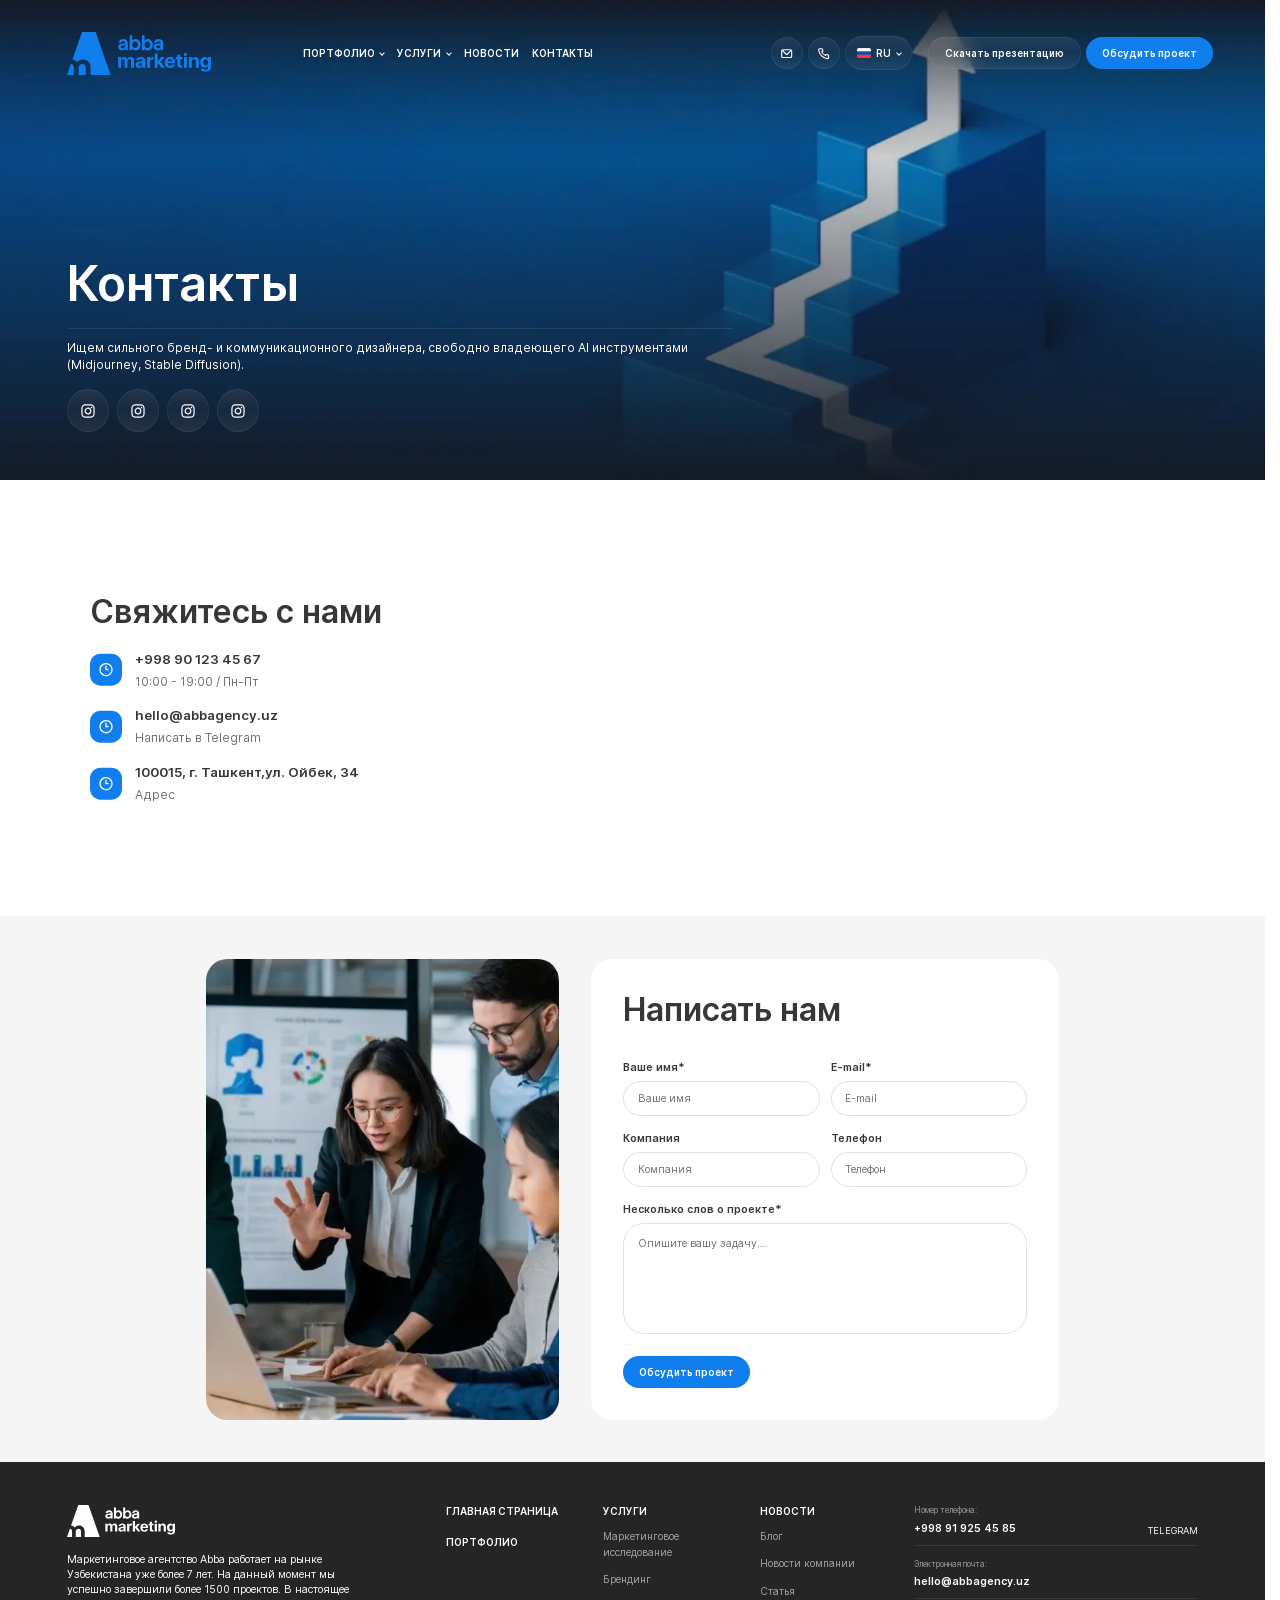
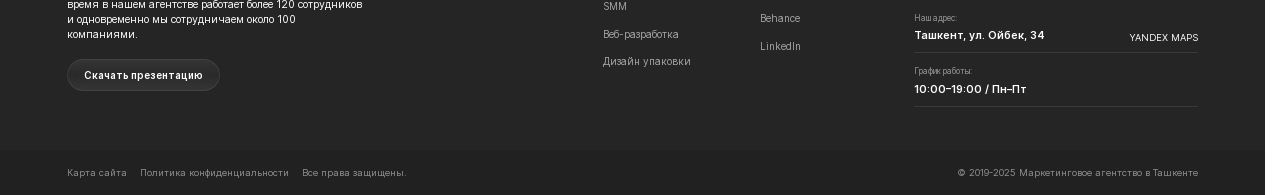
<file: contact.html>
<!doctype html>
<html lang="en">
  <head>
    <meta charset="UTF-8" />
    <meta name="viewport" content="width=device-width, initial-scale=1.0" />

    <link
      rel="preload"
      href="./css/contact.min.css"
      as="style"
      onload="this.rel = 'stylesheet'"
    />

    <title>Abba Contact File</title>
  </head>
  <body>
    <div class="wrapper">
      <header class="header padding-inline-container">
        <div class="container">
          <div class="header__inner">
            <a class="header__logo" href="#">
              <img
                src="./images/header/blue-logo.svg"
                alt="abba marketing"
                loading="lazy"
                width="216"
                height="64"
              />
              <span class="sr-only"> abba marketing </span>
            </a>
            <nav class="header__nav">
              <ul class="header__list">
                <li class="header__item">
                  <div class="header__box">
                    <a class="header__link" href="#" data-js-button-menu>
                      Портфолио
                      <span class="header__link-arrow"></span>
                    </a>
                    <ul class="header__sub-list">
                      <li class="header__sub-item">
                        <div class="header__sub-box">
                          <a class="header__sub-link" href="#">
                            Маркетинговое исследование
                          </a>
                          <div class="header__sub-icon">
                            <img
                              src="./images/icons/s-d-arrow-white.svg"
                              alt="arrow"
                              loading="lazy"
                              width="10"
                              height="10"
                            />
                          </div>
                          <ul class="header__sub-sub-list">
                            <li class="header__sub-sub-item">
                              <div class="header__sub-sub-box">
                                <a class="header__sub-sub-link" href="#">
                                  Веб разработка
                                </a>
                                <div class="header__sub-sub-icon">
                                  <img
                                    src="./images/icons/s-r-arrow-white.svg"
                                    alt="arrow"
                                    loading="lazy"
                                    width="10"
                                    height="10"
                                  />
                                </div>
                              </div>
                            </li>
                            <li class="header__sub-sub-item">
                              <div class="header__sub-sub-box">
                                <a class="header__sub-sub-link" href="#">
                                  Веб разработка
                                </a>
                                <div class="header__sub-sub-icon">
                                  <img
                                    src="./images/icons/s-r-arrow-white.svg"
                                    alt="arrow"
                                    loading="lazy"
                                    width="10"
                                    height="10"
                                  />
                                </div>
                              </div>
                            </li>
                            <li class="header__sub-sub-item">
                              <div class="header__sub-sub-box">
                                <a class="header__sub-sub-link" href="#">
                                  Веб разработка
                                </a>
                                <div class="header__sub-sub-icon">
                                  <img
                                    src="./images/icons/s-r-arrow-white.svg"
                                    alt="arrow"
                                    loading="lazy"
                                    width="10"
                                    height="10"
                                  />
                                </div>
                              </div>
                            </li>
                            <li class="header__sub-sub-item">
                              <div class="header__sub-sub-box">
                                <a class="header__sub-sub-link" href="#">
                                  Веб разработка
                                </a>
                                <div class="header__sub-sub-icon">
                                  <img
                                    src="./images/icons/s-r-arrow-white.svg"
                                    alt="arrow"
                                    loading="lazy"
                                    width="10"
                                    height="10"
                                  />
                                </div>
                              </div>
                            </li>
                            <li class="header__sub-sub-item">
                              <div class="header__sub-sub-box">
                                <a class="header__sub-sub-link" href="#">
                                  Веб разработка
                                </a>
                                <div class="header__sub-sub-icon">
                                  <img
                                    src="./images/icons/s-r-arrow-white.svg"
                                    alt="arrow"
                                    loading="lazy"
                                    width="10"
                                    height="10"
                                  />
                                </div>
                              </div>
                            </li>
                            <li class="header__sub-sub-item">
                              <div class="header__sub-sub-box">
                                <a class="header__sub-sub-link" href="#">
                                  Веб разработка
                                </a>
                                <div class="header__sub-sub-icon">
                                  <img
                                    src="./images/icons/s-r-arrow-white.svg"
                                    alt="arrow"
                                    loading="lazy"
                                    width="10"
                                    height="10"
                                  />
                                </div>
                              </div>
                            </li>
                          </ul>
                        </div>
                      </li>
                      <li class="header__sub-item">
                        <div class="header__sub-box">
                          <a class="header__sub-link" href="#">
                            Маркетинговое исследование
                          </a>
                          <div class="header__sub-icon">
                            <img
                              src="./images/icons/s-d-arrow-white.svg"
                              alt="arrow"
                              loading="lazy"
                              width="10"
                              height="10"
                            />
                          </div>
                          <ul class="header__sub-sub-list">
                            <li class="header__sub-sub-item">
                              <div class="header__sub-sub-box">
                                <a class="header__sub-sub-link" href="#">
                                  SMM
                                </a>
                                <div class="header__sub-sub-icon">
                                  <img
                                    src="./images/icons/s-r-arrow-white.svg"
                                    alt="arrow"
                                    loading="lazy"
                                    width="10"
                                    height="10"
                                  />
                                </div>
                              </div>
                            </li>
                            <li class="header__sub-sub-item">
                              <div class="header__sub-sub-box">
                                <a class="header__sub-sub-link" href="#">
                                  SMM
                                </a>
                                <div class="header__sub-sub-icon">
                                  <img
                                    src="./images/icons/s-r-arrow-white.svg"
                                    alt="arrow"
                                    loading="lazy"
                                    width="10"
                                    height="10"
                                  />
                                </div>
                              </div>
                            </li>
                          </ul>
                        </div>
                      </li>
                      <li class="header__sub-item">
                        <div class="header__sub-box">
                          <a class="header__sub-link" href="#"> Брендинг </a>
                          <div class="header__sub-icon">
                            <img
                              src="./images/icons/s-d-arrow-white.svg"
                              alt="arrow"
                              loading="lazy"
                              width="10"
                              height="10"
                            />
                          </div>
                        </div>
                      </li>
                      <li class="header__sub-item">
                        <div class="header__sub-box">
                          <a class="header__sub-link" href="#">
                            Маркетинг в социальных сетях
                          </a>
                          <div class="header__sub-icon">
                            <img
                              src="./images/icons/s-d-arrow-white.svg"
                              alt="arrow"
                              loading="lazy"
                              width="10"
                              height="10"
                            />
                          </div>
                        </div>
                      </li>
                      <li class="header__sub-item">
                        <div class="header__sub-box">
                          <a class="header__sub-link" href="#">
                            Разработка веб-сайтов
                          </a>
                          <div class="header__sub-icon">
                            <img
                              src="./images/icons/s-d-arrow-white.svg"
                              alt="arrow"
                              loading="lazy"
                              width="10"
                              height="10"
                            />
                          </div>
                        </div>
                      </li>
                    </ul>
                  </div>
                </li>
                <li class="header__item">
                  <div class="header__box">
                    <a class="header__link" href="#" data-js-button-menu>
                      Услуги
                      <span class="header__link-arrow"></span>
                    </a>
                    <ul class="header__sub-list">
                      <li class="header__sub-item">
                        <div class="header__sub-box">
                          <a class="header__sub-link" href="#">
                            Маркетинговое исследование
                          </a>
                          <div class="header__sub-icon">
                            <img
                              src="./images/icons/s-d-arrow-white.svg"
                              alt="arrow"
                              loading="lazy"
                              width="10"
                              height="10"
                            />
                          </div>
                          <ul class="header__sub-sub-list">
                            <li class="header__sub-sub-item">
                              <div class="header__sub-sub-box">
                                <a class="header__sub-sub-link" href="#">
                                  Веб разработка
                                </a>
                                <div class="header__sub-sub-icon">
                                  <img
                                    src="./images/icons/s-r-arrow-white.svg"
                                    alt="arrow"
                                    loading="lazy"
                                    width="10"
                                    height="10"
                                  />
                                </div>
                              </div>
                            </li>
                          </ul>
                        </div>
                      </li>
                      <li class="header__sub-item">
                        <div class="header__sub-box">
                          <a class="header__sub-link" href="#"> Брендинг </a>
                          <div class="header__sub-icon">
                            <img
                              src="./images/icons/s-d-arrow-white.svg"
                              alt="arrow"
                              loading="lazy"
                              width="10"
                              height="10"
                            />
                          </div>
                        </div>
                      </li>
                      <li class="header__sub-item">
                        <div class="header__sub-box">
                          <a class="header__sub-link" href="#">
                            Маркетинг в социальных сетях
                          </a>
                          <div class="header__sub-icon">
                            <img
                              src="./images/icons/s-d-arrow-white.svg"
                              alt="arrow"
                              loading="lazy"
                              width="10"
                              height="10"
                            />
                          </div>
                        </div>
                      </li>
                      <li class="header__sub-item">
                        <div class="header__sub-box">
                          <a class="header__sub-link" href="#">
                            Разработка веб-сайтов
                          </a>
                          <div class="header__sub-icon">
                            <img
                              src="./images/icons/s-d-arrow-white.svg"
                              alt="arrow"
                              loading="lazy"
                              width="10"
                              height="10"
                            />
                          </div>
                        </div>
                      </li>
                    </ul>
                  </div>
                </li>
                <li class="header__item">
                  <a class="header__link" href="#"> Новости </a>
                </li>
                <li class="header__item">
                  <a class="header__link" href="#"> Контакты </a>
                </li>
              </ul>
            </nav>
            <a class="header__mail bg-filter" href="mailto:example@gmail.com">
              <svg fill="none" xmlns="http://www.w3.org/2000/svg">
                <path
                  d="M15.834 3.333H4.167a2.5 2.5 0 0 0-2.5 2.5v8.334a2.5 2.5 0 0 0 2.5 2.5h11.667a2.5 2.5 0 0 0 2.5-2.5V5.833a2.5 2.5 0 0 0-2.5-2.5ZM15.492 5l-4.9 4.9a.833.833 0 0 1-1.183 0L4.509 5h10.983Zm1.175 9.167a.833.833 0 0 1-.833.833H4.167a.833.833 0 0 1-.833-.833V6.175l4.9 4.9a2.5 2.5 0 0 0 3.533 0l4.9-4.9v7.992Z"
                  fill="none"
                />
              </svg>
            </a>
            <a class="header__phone bg-filter" href="tel:+123456789">
              <svg fill="none" xmlns="http://www.w3.org/2000/svg">
                <path
                  d="M16.2 10.833c-.183 0-.375-.058-.558-.1a7.861 7.861 0 0 1-1.092-.325 1.667 1.667 0 0 0-2.067.834l-.183.375a10.148 10.148 0 0 1-2.217-1.667 10.15 10.15 0 0 1-1.666-2.217l.35-.233A1.667 1.667 0 0 0 9.6 5.433a8.609 8.609 0 0 1-.325-1.091 6.18 6.18 0 0 1-.1-.567 2.5 2.5 0 0 0-2.5-2.075h-2.5a2.5 2.5 0 0 0-2.5 2.842 15.833 15.833 0 0 0 13.767 13.716h.316a2.5 2.5 0 0 0 2.285-1.481 2.5 2.5 0 0 0 .215-1.027v-2.5a2.5 2.5 0 0 0-2.058-2.417Zm.416 5a.834.834 0 0 1-.602.802.875.875 0 0 1-.364.032A14.167 14.167 0 0 1 3.392 4.35a.908.908 0 0 1 .208-.683.833.833 0 0 1 .625-.284h2.5a.833.833 0 0 1 .833.659c.034.227.075.452.125.675.096.439.225.87.384 1.291L6.9 6.55a.834.834 0 0 0-.408 1.108 12.075 12.075 0 0 0 5.833 5.834c.203.083.43.083.633 0a.835.835 0 0 0 .475-.434l.517-1.166c.43.154.87.282 1.317.383.222.05.447.092.675.125a.833.833 0 0 1 .658.833l.016 2.6Z"
                  fill="none"
                />
              </svg>
            </a>
            <div class="header__langs dropdown bg-filter" id="langDropdown">
              <button class="dropdown__toggle header__langs-toggle">
                <img
                  src="./images/icons/ru.svg"
                  alt="RU"
                  loading="lazy"
                  width="21"
                  height="15"
                />
                <span class="dropdown__selected header__langs-selected"
                  >RU</span
                >
                <span class="dropdown__arrow header__langs-arrow"></span>
              </button>

              <ul class="dropdown__menu header__langs-menu">
                <li class="dropdown__item header__langs-item">
                  <button
                    class="dropdown__button header__langs-button"
                    type="button"
                    role="option"
                    data-value="RU"
                  >
                    <img
                      src="./images/icons/ru.svg"
                      alt="RU"
                      loading="lazy"
                      width="21"
                      height="15"
                    />
                    RU
                  </button>
                </li>
                <li class="dropdown__item header__langs-item">
                  <button
                    class="dropdown__button header__langs-button"
                    type="button"
                    role="option"
                    data-value="UZ"
                  >
                    <img
                      src="./images/icons/uz.svg"
                      alt="UZ"
                      loading="lazy"
                      width="21"
                      height="15"
                    />
                    UZ
                  </button>
                </li>
                <li class="dropdown__item header__langs-item">
                  <button
                    class="dropdown__button header__langs-button"
                    type="button"
                    role="option"
                    data-value="EN"
                  >
                    <img
                      src="./images/icons/en.svg"
                      alt="EN"
                      loading="lazy"
                      width="21"
                      height="15"
                    />
                    EN
                  </button>
                </li>
              </ul>
            </div>
            <a
              class="header__presentation bg-filter"
              href="google.com"
              download
            >
              Скачать презентацию
            </a>
            <button
              class="header__callback button-primary"
              type="button"
              data-js-button-modal
            >
              Обсудить проект
            </button>
            <button class="header__burger bg-filter" type="button">
              <span></span>
              <span></span>
              <span></span>
            </button>
          </div>
        </div>
      </header>
      <main class="main">
        <section
          class="intro padding-inline-container"
          style="background-image: url(&quot;./images/contact/bg.webp&quot;)"
        >
          <div class="container">
            <div class="intro__inner">
              <div class="intro__content">
                <h1 class="intro__title">Контакты</h1>
                <div class="intro__text">
                  Ищем сильного бренд- и коммуникационного дизайнера, свободно
                  владеющего AI инструментами (Midjourney, Stable Diffusion).
                </div>
                <ul class="intro__socials">
                  <li class="intro__social">
                    <a class="intro__social-link" href="#">
                      <img
                        src="./images/icons/instagram.svg"
                        alt="instagram"
                        loading="lazy"
                        width="24"
                        height="24"
                      />
                    </a>
                  </li>
                  <li class="intro__social">
                    <a class="intro__social-link" href="#">
                      <img
                        src="./images/icons/instagram.svg"
                        alt="instagram"
                        loading="lazy"
                        width="24"
                        height="24"
                      />
                    </a>
                  </li>
                  <li class="intro__social">
                    <a class="intro__social-link" href="#">
                      <img
                        src="./images/icons/instagram.svg"
                        alt="instagram"
                        loading="lazy"
                        width="24"
                        height="24"
                      />
                    </a>
                  </li>
                  <li class="intro__social">
                    <a class="intro__social-link" href="#">
                      <img
                        src="./images/icons/instagram.svg"
                        alt="instagram"
                        loading="lazy"
                        width="24"
                        height="24"
                      />
                    </a>
                  </li>
                </ul>
              </div>
            </div>
          </div>
        </section>
        <section class="map">
          <div class="map__iframe">
            <iframe
              src="https://yandex.ru/map-widget/v1/?um=constructor%3A46ec91b8f4c2a6981b40b64a8b2b46b600a14c8b938fd7889269e4cf08623684&amp;source=constructor"
              width="100%"
              frameborder="0"
              data-desktop-src="https://yandex.ru/map-widget/v1/?um=constructor%3A46ec91b8f4c2a6981b40b64a8b2b46b600a14c8b938fd7889269e4cf08623684&amp;source=constructor"
              data-table-src="https://yandex.ru/map-widget/v1/?um=constructor%3Adf558318038c69f91eec2c520c486b447bc4f7e00874e795adc47a5dfc07953a&amp;source=constructor"
              data-mobile-src="https://yandex.ru/map-widget/v1/?um=constructor%3A20bdb624fc6731858e3d5f028190b914cae2153d5dfe1030e88aee1e30f4ae24&amp;source=constructor"
            ></iframe>
          </div>
          <div class="map__content">
            <h2 class="map__title section-title mb-sm">Свяжитесь с нами</h2>
            <ul class="map__list">
              <li class="map__item">
                <div class="map__box">
                  <div class="map__icon">
                    <img
                      src="./images/icons/clock.svg"
                      alt="clock"
                      loading="lazy"
                      width="24"
                      height="24"
                    />
                  </div>
                  <div class="map__info">
                    <a class="map__link" href="tel:+998901234567">
                      +998 90 123 45 67
                    </a>
                    <div class="map__description">10:00 - 19:00 / Пн-Пт</div>
                  </div>
                </div>
              </li>
              <li class="map__item">
                <div class="map__box">
                  <div class="map__icon">
                    <img
                      src="./images/icons/clock.svg"
                      alt="clock"
                      loading="lazy"
                      width="24"
                      height="24"
                    />
                  </div>
                  <div class="map__info">
                    <a class="map__link" href="mailto:hello@abbagency.uz">
                      hello@abbagency.uz
                    </a>
                    <a class="map__description" href="#">
                      Написать в Telegram
                    </a>
                  </div>
                </div>
              </li>
              <li class="map__item">
                <div class="map__box">
                  <div class="map__icon">
                    <img
                      src="./images/icons/clock.svg"
                      alt="clock"
                      loading="lazy"
                      width="24"
                      height="24"
                    />
                  </div>
                  <div class="map__info">
                    <a class="map__link" href="#">
                      100015, г. Ташкент,ул. Ойбек, 34
                    </a>
                    <div class="map__description">Адрес</div>
                  </div>
                </div>
              </li>
            </ul>
          </div>
        </section>
        <section class="contact-callback padding-inline-container">
          <div class="container">
            <div
              class="contact-callback__inner padding-section-block-container"
            >
              <div class="contact-callback__overlay">
                <div
                  class="contact-callback__picture"
                  style="
                    background-image: url(&quot;./images/contact/pic.webp&quot;);
                  "
                ></div>
                <div class="contact-callback__wrapper">
                  <h2 class="contact-callback__title section-title mb-md">
                    Написать нам
                  </h2>
                  <form class="contact-callback__form" method="post">
                    <div class="contact-callback__form-wrapper">
                      <label class="contact-callback__label">
                        Ваше имя*
                        <input
                          type="text"
                          name="name"
                          placeholder="Ваше имя"
                          required
                        />
                      </label>
                      <label class="contact-callback__label">
                        E-mail*
                        <input
                          type="email"
                          name="email"
                          placeholder="E-mail"
                          required
                        />
                      </label>
                      <label class="contact-callback__label">
                        Компания
                        <input
                          type="text"
                          name="company"
                          placeholder="Компания"
                        />
                      </label>
                      <label class="contact-callback__label">
                        Телефон
                        <input
                          type="number"
                          name="phone"
                          placeholder="Телефон"
                        />
                      </label>
                      <label class="contact-callback__label">
                        Несколько слов о проекте*
                        <textarea
                          name="message"
                          placeholder="Опишите вашу задачу..."
                          required
                        ></textarea>
                      </label>
                    </div>
                    <button
                      class="contact-callback__submit button-primary"
                      type="submit"
                    >
                      Обсудить проект
                    </button>
                  </form>
                </div>
              </div>
            </div>
          </div>
        </section>
      </main>
      <footer class="footer">
        <div class="footer__top padding-inline-container">
          <div class="container">
            <div class="footer__top-inner">
              <div class="footer__content">
                <a class="footer__logo" href="#">
                  <img
                    src="./images/footer/logo.svg"
                    alt="abba marketing"
                    loading="lazy"
                    width="162"
                    height="48"
                  />
                </a>
                <div class="footer__text">
                  Маркетинговое агентство Abba работает на рынке Узбекистана уже
                  более 7 лет. На данный момент мы успешно завершили более 1500
                  проектов. В настоящее время в нашем агентстве работает более
                  120 сотрудников и одновременно мы сотрудничаем около 100
                  компаниями.
                </div>
                <a class="footer__presentation bg-filter" download href="#">
                  Скачать презентацию
                </a>
              </div>
              <div class="footer__navs">
                <nav class="footer__nav">
                  <ul class="footer__nav-list">
                    <li class="footer__nav-item">
                      <a class="footer__nav-link" href="#">
                        Главная страница
                      </a>
                    </li>
                    <li class="footer__nav-item">
                      <a class="footer__nav-link" href="#"> Портфолио </a>
                    </li>
                  </ul>
                </nav>
                <nav class="footer__nav">
                  <ul class="footer__nav-list">
                    <li class="footer__nav-item">
                      <a class="footer__nav-link" href="#"> Услуги </a>
                      <ul class="footer__nav-sublist">
                        <li class="footer__nav-subitem">
                          <a class="footer__nav-sublink" href="#">
                            Маркетинговое исследование
                          </a>
                        </li>
                        <li class="footer__nav-subitem">
                          <a class="footer__nav-sublink" href="#"> Брендинг </a>
                        </li>
                        <li class="footer__nav-subitem">
                          <a class="footer__nav-sublink" href="#"> SMM </a>
                        </li>
                        <li class="footer__nav-subitem">
                          <a class="footer__nav-sublink" href="#">
                            Веб-разработка
                          </a>
                        </li>
                        <li class="footer__nav-subitem">
                          <a class="footer__nav-sublink" href="#">
                            Дизайн упаковки
                          </a>
                        </li>
                      </ul>
                    </li>
                  </ul>
                </nav>
                <nav class="footer__nav">
                  <ul class="footer__nav-list">
                    <li class="footer__nav-item">
                      <a class="footer__nav-link" href="#"> Новости </a>
                      <ul class="footer__nav-sublist">
                        <li class="footer__nav-subitem">
                          <a class="footer__nav-sublink" href="#"> Блог </a>
                        </li>
                        <li class="footer__nav-subitem">
                          <a class="footer__nav-sublink" href="#">
                            Новости компании
                          </a>
                        </li>
                        <li class="footer__nav-subitem">
                          <a class="footer__nav-sublink" href="#"> Статья </a>
                        </li>
                        <li class="footer__nav-subitem">
                          <a class="footer__nav-sublink" href="#"> Behance </a>
                        </li>
                        <li class="footer__nav-subitem">
                          <a class="footer__nav-sublink" href="#"> LinkedIn </a>
                        </li>
                      </ul>
                    </li>
                  </ul>
                </nav>
              </div>
              <ul class="footer__contacts">
                <li class="footer__contact">
                  <div class="footer__contact-box">
                    <div class="footer__contact-left">
                      <h4 class="footer__contact-label">Номер телефона:</h4>
                      <a class="footer__contact-text" href="tel:+998919254585">
                        +998 91 925 45 85
                      </a>
                    </div>
                    <div class="footer__contact-service">Telegram</div>
                  </div>
                </li>
                <li class="footer__contact">
                  <div class="footer__contact-box">
                    <div class="footer__contact-left">
                      <h4 class="footer__contact-label">Электронная почта:</h4>
                      <a
                        class="footer__contact-text"
                        href="mailto:hello@abbagency.uz"
                      >
                        hello@abbagency.uz
                      </a>
                    </div>
                    <div class="footer__contact-service"></div>
                  </div>
                </li>
                <li class="footer__contact">
                  <div class="footer__contact-box">
                    <div class="footer__contact-left">
                      <h4 class="footer__contact-label">Наш адрес:</h4>
                      <a
                        class="footer__contact-text"
                        href="https://maps.google.com/?q=Ташкент,+ул.+Ойбек,+34"
                        target="_blank"
                        rel="noopener"
                      >
                        Ташкент, ул. Ойбек, 34
                      </a>
                    </div>
                    <div class="footer__contact-service">Yandex Maps</div>
                  </div>
                </li>
                <li class="footer__contact">
                  <div class="footer__contact-box">
                    <div class="footer__contact-left">
                      <h4 class="footer__contact-label">График работы:</h4>
                      <div class="footer__contact-text">
                        10:00–19:00 / Пн–Пт
                      </div>
                    </div>
                  </div>
                </li>
              </ul>
            </div>
          </div>
        </div>
        <div class="footer__bottom padding-inline-container">
          <div class="container">
            <div class="footer__bottom-inner">
              <div class="footer__label map">Карта сайта</div>
              <a class="footer__label privacy-policy" href="#">
                Политика конфиденциальности
              </a>
              <div class="footer__label legal">Все права защищены.</div>
              <small class="footer__label copyright">
                © 2019-2025 Маркетинговое агентство в Ташкенте
              </small>
            </div>
          </div>
        </div>
      </footer>
      <div class="callback-modal">
        <div class="callback-modal__overlay">
          <div class="callback-modal__content">
            <h3 class="callback-modal__title section-title mb-sm">
              Нужен мощный SMM?
            </h3>
            <p class="callback-modal__text mb-sm">
              Получите полный бизнес чекап для оценки состояния вашей компании и
              выявления возможностей для роста.
            </p>
            <form class="callback-modal__form" method="post">
              <div class="callback-modal__form-wrapper mb-sm">
                <label class="callback-modal__label">
                  Имя
                  <input
                    class="callback-modal__field"
                    type="text"
                    name="name"
                    placeholder="Введите ваше имя"
                    required
                  />
                </label>
                <label class="callback-modal__label">
                  Электронная почта
                  <input
                    class="callback-modal__field"
                    type="email"
                    name="email"
                    placeholder="Электронная почта"
                    required
                  />
                </label>
              </div>
              <button
                class="callback-modal__submit button-primary"
                type="submit"
              >
                Связаться
              </button>
            </form>
          </div>
          <div
            class="callback-modal__picture"
            style="
              background-image: url(&quot;./images/modal-callback/bg-1.webp&quot;);
            "
          ></div>
          <div class="callback-modal__close">
            <img
              src="./images/icons/close.svg"
              alt="close icon"
              loading="lazy"
              width="24"
              height="24"
            />
          </div>
        </div>
      </div>
      <div class="mobile-modal">
        <div class="mobile-modal__overlay">
          <div class="mobile-modal__top">
            <a class="header__logo" href="#">
              <img
                src="./images/header/blue-logo.svg"
                alt="abba marketing"
                loading="lazy"
                width="216"
                height="64"
              />
              <span class="sr-only"> abba marketing </span>
            </a>
            <div class="mobile-modal__close">
              <span></span>
              <span></span>
            </div>
          </div>
          <div class="mobile-modal__block">
            <ul class="mobile-modal__list list" data-js-modal-list>
              <li class="mobile-modal__item">
                <div class="mobile-modal__box" data-js-modal-box>
                  <div class="mobile-modal__head" data-js-modal-head>
                    <a class="mobile-modal__link" href="#"> Портфолио </a>
                    <div class="mobile-modal__arrow"></div>
                  </div>
                  <div class="mobile-modal__wrapper" data-js-modal-wrapper>
                    <div class="mobile-modal__content">
                      <ul class="mobile-modal__list" data-js-modal-sub-list>
                        <li class="mobile-modal__item">
                          <div class="mobile-modal__box" data-js-modal-sub-box>
                            <div
                              class="mobile-modal__head"
                              data-js-modal-sub-head
                            >
                              <a class="mobile-modal__link" href="#"> SMM </a>
                              <div class="mobile-modal__arrow"></div>
                            </div>
                            <div
                              class="mobile-modal__wrapper"
                              data-js-modal-sub-wrapper
                            >
                              <div class="mobile-modal__content">
                                <ul
                                  class="mobile-modal__list"
                                  data-js-modal-sub-list
                                >
                                  <li class="mobile-modal__item">
                                    <div class="mobile-modal__box">
                                      <a class="mobile-modal__link" href="#">
                                        Видео
                                      </a>
                                    </div>
                                  </li>
                                  <li class="mobile-modal__item">
                                    <div class="mobile-modal__box">
                                      <a class="mobile-modal__link" href="#">
                                        Видео
                                      </a>
                                    </div>
                                  </li>
                                </ul>
                              </div>
                            </div>
                          </div>
                        </li>
                        <li class="mobile-modal__item">
                          <div class="mobile-modal__box" data-js-modal-sub-box>
                            <div
                              class="mobile-modal__head"
                              data-js-modal-sub-head
                            >
                              <a class="mobile-modal__link" href="#"> SMM </a>
                              <div class="mobile-modal__arrow"></div>
                            </div>
                            <div
                              class="mobile-modal__wrapper"
                              data-js-modal-sub-wrapper
                            >
                              <div class="mobile-modal__content">
                                <ul
                                  class="mobile-modal__list"
                                  data-js-modal-sub-list
                                >
                                  <li class="mobile-modal__item">
                                    <div class="mobile-modal__box">
                                      <a class="mobile-modal__link" href="#">
                                        Видео
                                      </a>
                                    </div>
                                  </li>
                                  <li class="mobile-modal__item">
                                    <div class="mobile-modal__box">
                                      <a class="mobile-modal__link" href="#">
                                        Видео
                                      </a>
                                    </div>
                                  </li>
                                </ul>
                              </div>
                            </div>
                          </div>
                        </li>
                      </ul>
                    </div>
                  </div>
                </div>
              </li>
              <li class="mobile-modal__item">
                <div class="mobile-modal__box">
                  <a class="mobile-modal__link" href="#"> Новости </a>
                </div>
              </li>
              <li class="mobile-modal__item">
                <div class="mobile-modal__box">
                  <a class="mobile-modal__link" href="#"> Контакты </a>
                </div>
              </li>
            </ul>
            <div class="mobile-modal__bottom">
              <div class="mobile-modal__actions">
                <a class="mobile-modal__mail" href="mailto:example@gmail.com">
                  <svg fill="none" xmlns="http://www.w3.org/2000/svg">
                    <path
                      d="M15.834 3.333H4.167a2.5 2.5 0 0 0-2.5 2.5v8.334a2.5 2.5 0 0 0 2.5 2.5h11.667a2.5 2.5 0 0 0 2.5-2.5V5.833a2.5 2.5 0 0 0-2.5-2.5ZM15.492 5l-4.9 4.9a.833.833 0 0 1-1.183 0L4.509 5h10.983Zm1.175 9.167a.833.833 0 0 1-.833.833H4.167a.833.833 0 0 1-.833-.833V6.175l4.9 4.9a2.5 2.5 0 0 0 3.533 0l4.9-4.9v7.992Z"
                      fill="currentColor"
                    />
                  </svg>
                </a>
                <a class="mobile-modal__phone" href="tel:+123456789">
                  <svg fill="none" xmlns="http://www.w3.org/2000/svg">
                    <path
                      d="M16.2 10.833c-.183 0-.375-.058-.558-.1a7.861 7.861 0 0 1-1.092-.325 1.667 1.667 0 0 0-2.067.834l-.183.375a10.148 10.148 0 0 1-2.217-1.667 10.15 10.15 0 0 1-1.666-2.217l.35-.233A1.667 1.667 0 0 0 9.6 5.433a8.609 8.609 0 0 1-.325-1.091 6.18 6.18 0 0 1-.1-.567 2.5 2.5 0 0 0-2.5-2.075h-2.5a2.5 2.5 0 0 0-2.5 2.842 15.833 15.833 0 0 0 13.767 13.716h.316a2.5 2.5 0 0 0 2.285-1.481 2.5 2.5 0 0 0 .215-1.027v-2.5a2.5 2.5 0 0 0-2.058-2.417Zm.416 5a.834.834 0 0 1-.602.802.875.875 0 0 1-.364.032A14.167 14.167 0 0 1 3.392 4.35a.908.908 0 0 1 .208-.683.833.833 0 0 1 .625-.284h2.5a.833.833 0 0 1 .833.659c.034.227.075.452.125.675.096.439.225.87.384 1.291L6.9 6.55a.834.834 0 0 0-.408 1.108 12.075 12.075 0 0 0 5.833 5.834c.203.083.43.083.633 0a.835.835 0 0 0 .475-.434l.517-1.166c.43.154.87.282 1.317.383.222.05.447.092.675.125a.833.833 0 0 1 .658.833l.016 2.6Z"
                      fill="currentColor"
                    />
                  </svg>
                </a>
              </div>
              <div class="mobile-modal__buttons">
                <a
                  class="mobile-modal__download button-primary"
                  download
                  href="#"
                >
                  Скачать презентацию
                </a>
                <button
                  class="mobile-modal__button button-primary"
                  type="button"
                  data-js-button-modal
                >
                  Обсудить проект
                </button>
              </div>
            </div>
          </div>
        </div>
      </div>
    </div>

    <script src="./js/main.js" defer></script>
  </body>
</html>
</file>
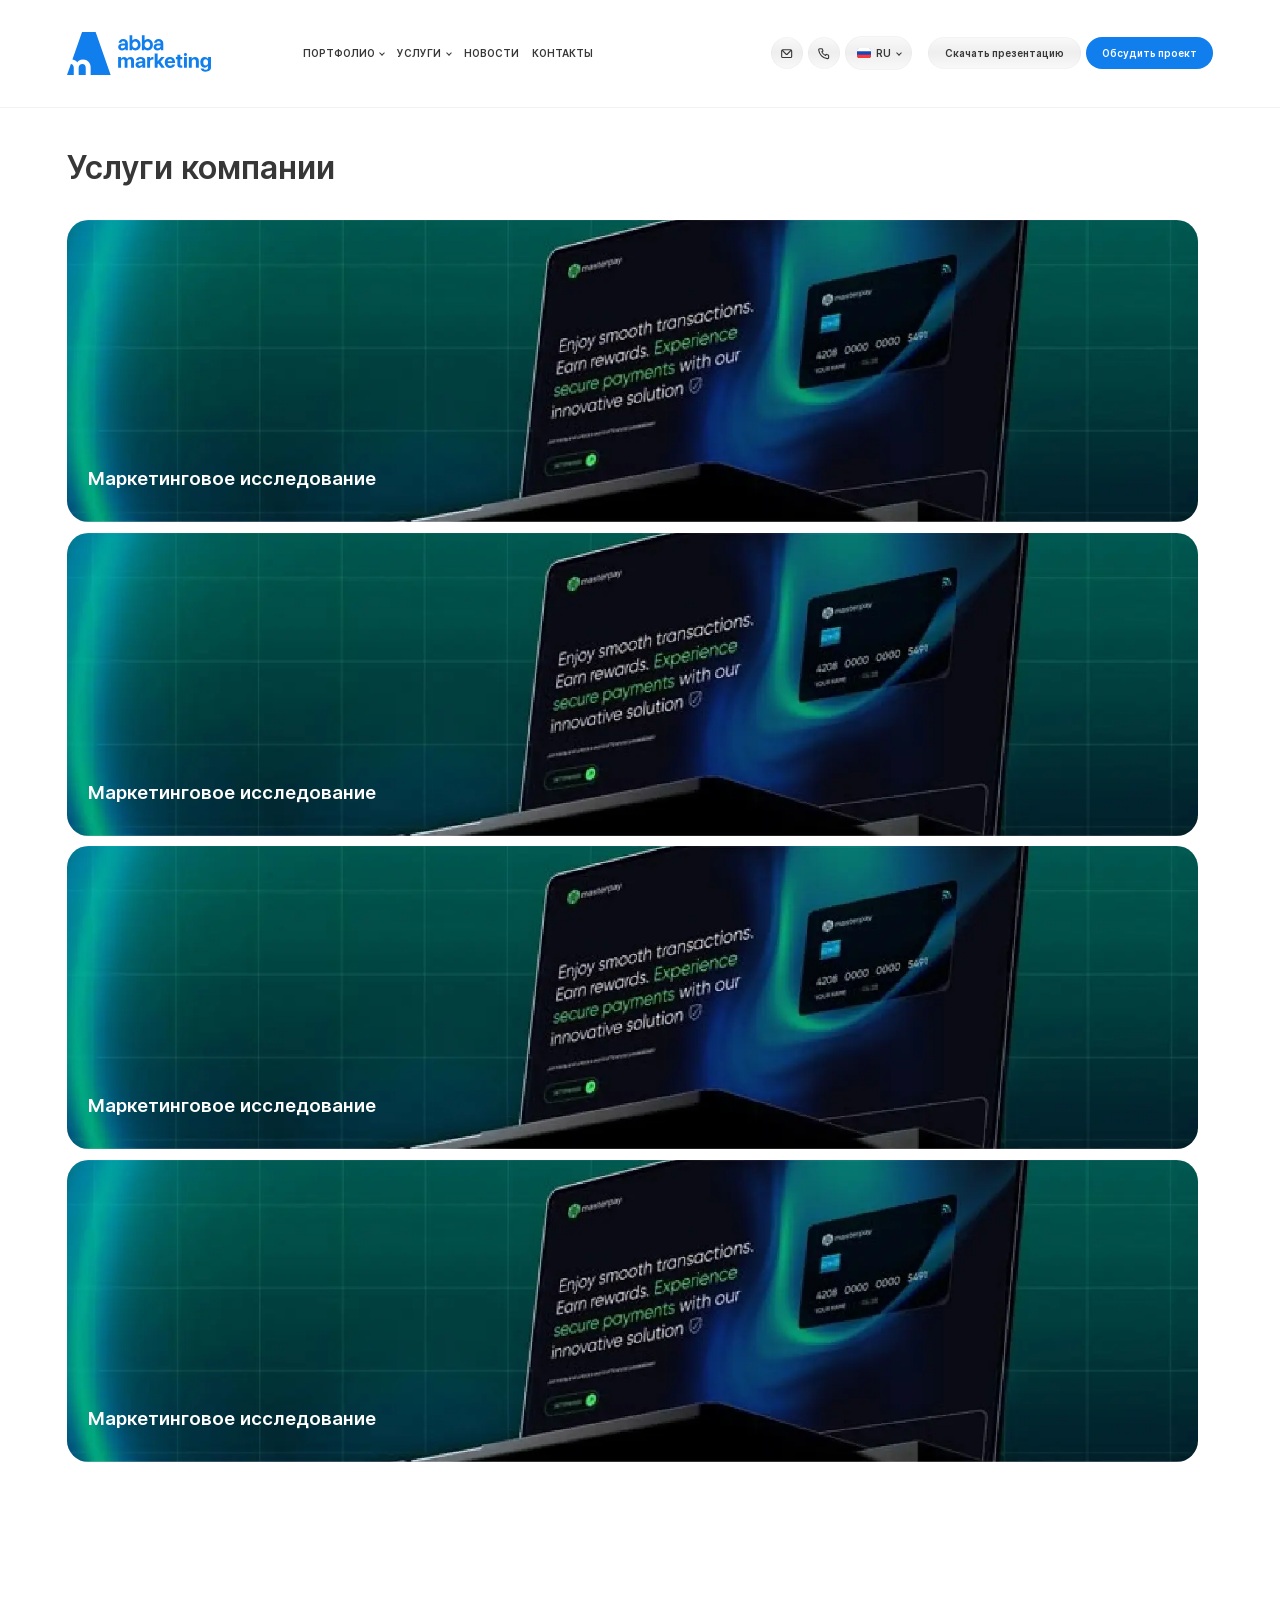
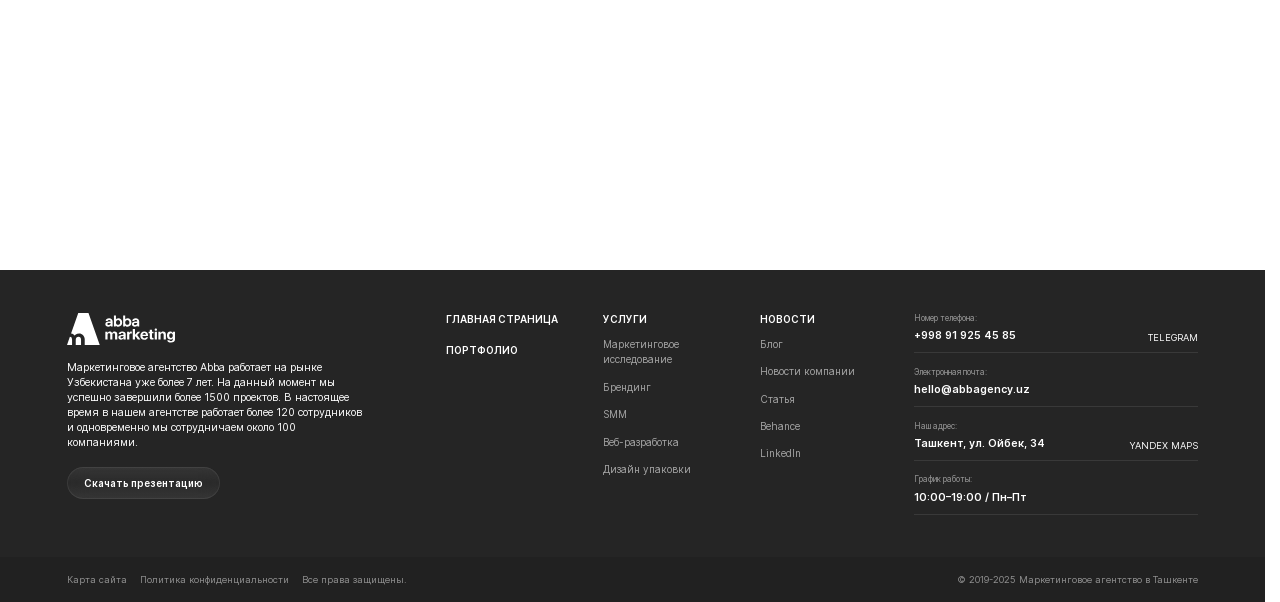
<file: services.html>
<!doctype html>
<html lang="en">
  <head>
    <meta charset="UTF-8" />
    <meta name="viewport" content="width=device-width, initial-scale=1.0" />

    <link
      rel="preload"
      href="./css/services.min.css"
      as="style"
      onload="this.rel = 'stylesheet'"
    />

    <title>Abba Services File</title>
  </head>
  <body>
    <div class="wrapper">
      <header
        class="header padding-inline-container is-changed header--not-scroll"
      >
        <div class="container">
          <div class="header__inner">
            <a class="header__logo" href="#">
              <img
                src="./images/header/blue-logo.svg"
                alt="abba marketing"
                loading="lazy"
                width="216"
                height="64"
              />
              <span class="sr-only"> abba marketing </span>
            </a>
            <nav class="header__nav">
              <ul class="header__list">
                <li class="header__item">
                  <div class="header__box">
                    <a class="header__link" href="#" data-js-button-menu>
                      Портфолио
                      <span class="header__link-arrow"></span>
                    </a>
                    <ul class="header__sub-list">
                      <li class="header__sub-item">
                        <div class="header__sub-box">
                          <a class="header__sub-link" href="#">
                            Маркетинговое исследование
                          </a>
                          <div class="header__sub-icon">
                            <img
                              src="./images/icons/s-d-arrow-white.svg"
                              alt="arrow"
                              loading="lazy"
                              width="10"
                              height="10"
                            />
                          </div>
                          <ul class="header__sub-sub-list">
                            <li class="header__sub-sub-item">
                              <div class="header__sub-sub-box">
                                <a class="header__sub-sub-link" href="#">
                                  Веб разработка
                                </a>
                                <div class="header__sub-sub-icon">
                                  <img
                                    src="./images/icons/s-r-arrow-white.svg"
                                    alt="arrow"
                                    loading="lazy"
                                    width="10"
                                    height="10"
                                  />
                                </div>
                              </div>
                            </li>
                            <li class="header__sub-sub-item">
                              <div class="header__sub-sub-box">
                                <a class="header__sub-sub-link" href="#">
                                  Веб разработка
                                </a>
                                <div class="header__sub-sub-icon">
                                  <img
                                    src="./images/icons/s-r-arrow-white.svg"
                                    alt="arrow"
                                    loading="lazy"
                                    width="10"
                                    height="10"
                                  />
                                </div>
                              </div>
                            </li>
                            <li class="header__sub-sub-item">
                              <div class="header__sub-sub-box">
                                <a class="header__sub-sub-link" href="#">
                                  Веб разработка
                                </a>
                                <div class="header__sub-sub-icon">
                                  <img
                                    src="./images/icons/s-r-arrow-white.svg"
                                    alt="arrow"
                                    loading="lazy"
                                    width="10"
                                    height="10"
                                  />
                                </div>
                              </div>
                            </li>
                            <li class="header__sub-sub-item">
                              <div class="header__sub-sub-box">
                                <a class="header__sub-sub-link" href="#">
                                  Веб разработка
                                </a>
                                <div class="header__sub-sub-icon">
                                  <img
                                    src="./images/icons/s-r-arrow-white.svg"
                                    alt="arrow"
                                    loading="lazy"
                                    width="10"
                                    height="10"
                                  />
                                </div>
                              </div>
                            </li>
                            <li class="header__sub-sub-item">
                              <div class="header__sub-sub-box">
                                <a class="header__sub-sub-link" href="#">
                                  Веб разработка
                                </a>
                                <div class="header__sub-sub-icon">
                                  <img
                                    src="./images/icons/s-r-arrow-white.svg"
                                    alt="arrow"
                                    loading="lazy"
                                    width="10"
                                    height="10"
                                  />
                                </div>
                              </div>
                            </li>
                            <li class="header__sub-sub-item">
                              <div class="header__sub-sub-box">
                                <a class="header__sub-sub-link" href="#">
                                  Веб разработка
                                </a>
                                <div class="header__sub-sub-icon">
                                  <img
                                    src="./images/icons/s-r-arrow-white.svg"
                                    alt="arrow"
                                    loading="lazy"
                                    width="10"
                                    height="10"
                                  />
                                </div>
                              </div>
                            </li>
                          </ul>
                        </div>
                      </li>
                      <li class="header__sub-item">
                        <div class="header__sub-box">
                          <a class="header__sub-link" href="#">
                            Маркетинговое исследование
                          </a>
                          <div class="header__sub-icon">
                            <img
                              src="./images/icons/s-d-arrow-white.svg"
                              alt="arrow"
                              loading="lazy"
                              width="10"
                              height="10"
                            />
                          </div>
                          <ul class="header__sub-sub-list">
                            <li class="header__sub-sub-item">
                              <div class="header__sub-sub-box">
                                <a class="header__sub-sub-link" href="#">
                                  SMM
                                </a>
                                <div class="header__sub-sub-icon">
                                  <img
                                    src="./images/icons/s-r-arrow-white.svg"
                                    alt="arrow"
                                    loading="lazy"
                                    width="10"
                                    height="10"
                                  />
                                </div>
                              </div>
                            </li>
                            <li class="header__sub-sub-item">
                              <div class="header__sub-sub-box">
                                <a class="header__sub-sub-link" href="#">
                                  SMM
                                </a>
                                <div class="header__sub-sub-icon">
                                  <img
                                    src="./images/icons/s-r-arrow-white.svg"
                                    alt="arrow"
                                    loading="lazy"
                                    width="10"
                                    height="10"
                                  />
                                </div>
                              </div>
                            </li>
                          </ul>
                        </div>
                      </li>
                      <li class="header__sub-item">
                        <div class="header__sub-box">
                          <a class="header__sub-link" href="#"> Брендинг </a>
                          <div class="header__sub-icon">
                            <img
                              src="./images/icons/s-d-arrow-white.svg"
                              alt="arrow"
                              loading="lazy"
                              width="10"
                              height="10"
                            />
                          </div>
                        </div>
                      </li>
                      <li class="header__sub-item">
                        <div class="header__sub-box">
                          <a class="header__sub-link" href="#">
                            Маркетинг в социальных сетях
                          </a>
                          <div class="header__sub-icon">
                            <img
                              src="./images/icons/s-d-arrow-white.svg"
                              alt="arrow"
                              loading="lazy"
                              width="10"
                              height="10"
                            />
                          </div>
                        </div>
                      </li>
                      <li class="header__sub-item">
                        <div class="header__sub-box">
                          <a class="header__sub-link" href="#">
                            Разработка веб-сайтов
                          </a>
                          <div class="header__sub-icon">
                            <img
                              src="./images/icons/s-d-arrow-white.svg"
                              alt="arrow"
                              loading="lazy"
                              width="10"
                              height="10"
                            />
                          </div>
                        </div>
                      </li>
                    </ul>
                  </div>
                </li>
                <li class="header__item">
                  <div class="header__box">
                    <a class="header__link" href="#" data-js-button-menu>
                      Услуги
                      <span class="header__link-arrow"></span>
                    </a>
                    <ul class="header__sub-list">
                      <li class="header__sub-item">
                        <div class="header__sub-box">
                          <a class="header__sub-link" href="#">
                            Маркетинговое исследование
                          </a>
                          <div class="header__sub-icon">
                            <img
                              src="./images/icons/s-d-arrow-white.svg"
                              alt="arrow"
                              loading="lazy"
                              width="10"
                              height="10"
                            />
                          </div>
                          <ul class="header__sub-sub-list">
                            <li class="header__sub-sub-item">
                              <div class="header__sub-sub-box">
                                <a class="header__sub-sub-link" href="#">
                                  Веб разработка
                                </a>
                                <div class="header__sub-sub-icon">
                                  <img
                                    src="./images/icons/s-r-arrow-white.svg"
                                    alt="arrow"
                                    loading="lazy"
                                    width="10"
                                    height="10"
                                  />
                                </div>
                              </div>
                            </li>
                          </ul>
                        </div>
                      </li>
                      <li class="header__sub-item">
                        <div class="header__sub-box">
                          <a class="header__sub-link" href="#"> Брендинг </a>
                          <div class="header__sub-icon">
                            <img
                              src="./images/icons/s-d-arrow-white.svg"
                              alt="arrow"
                              loading="lazy"
                              width="10"
                              height="10"
                            />
                          </div>
                        </div>
                      </li>
                      <li class="header__sub-item">
                        <div class="header__sub-box">
                          <a class="header__sub-link" href="#">
                            Маркетинг в социальных сетях
                          </a>
                          <div class="header__sub-icon">
                            <img
                              src="./images/icons/s-d-arrow-white.svg"
                              alt="arrow"
                              loading="lazy"
                              width="10"
                              height="10"
                            />
                          </div>
                        </div>
                      </li>
                      <li class="header__sub-item">
                        <div class="header__sub-box">
                          <a class="header__sub-link" href="#">
                            Разработка веб-сайтов
                          </a>
                          <div class="header__sub-icon">
                            <img
                              src="./images/icons/s-d-arrow-white.svg"
                              alt="arrow"
                              loading="lazy"
                              width="10"
                              height="10"
                            />
                          </div>
                        </div>
                      </li>
                    </ul>
                  </div>
                </li>
                <li class="header__item">
                  <a class="header__link" href="#"> Новости </a>
                </li>
                <li class="header__item">
                  <a class="header__link" href="#"> Контакты </a>
                </li>
              </ul>
            </nav>
            <a class="header__mail bg-filter" href="mailto:example@gmail.com">
              <svg fill="none" xmlns="http://www.w3.org/2000/svg">
                <path
                  d="M15.834 3.333H4.167a2.5 2.5 0 0 0-2.5 2.5v8.334a2.5 2.5 0 0 0 2.5 2.5h11.667a2.5 2.5 0 0 0 2.5-2.5V5.833a2.5 2.5 0 0 0-2.5-2.5ZM15.492 5l-4.9 4.9a.833.833 0 0 1-1.183 0L4.509 5h10.983Zm1.175 9.167a.833.833 0 0 1-.833.833H4.167a.833.833 0 0 1-.833-.833V6.175l4.9 4.9a2.5 2.5 0 0 0 3.533 0l4.9-4.9v7.992Z"
                  fill="none"
                />
              </svg>
            </a>
            <a class="header__phone bg-filter" href="tel:+123456789">
              <svg fill="none" xmlns="http://www.w3.org/2000/svg">
                <path
                  d="M16.2 10.833c-.183 0-.375-.058-.558-.1a7.861 7.861 0 0 1-1.092-.325 1.667 1.667 0 0 0-2.067.834l-.183.375a10.148 10.148 0 0 1-2.217-1.667 10.15 10.15 0 0 1-1.666-2.217l.35-.233A1.667 1.667 0 0 0 9.6 5.433a8.609 8.609 0 0 1-.325-1.091 6.18 6.18 0 0 1-.1-.567 2.5 2.5 0 0 0-2.5-2.075h-2.5a2.5 2.5 0 0 0-2.5 2.842 15.833 15.833 0 0 0 13.767 13.716h.316a2.5 2.5 0 0 0 2.285-1.481 2.5 2.5 0 0 0 .215-1.027v-2.5a2.5 2.5 0 0 0-2.058-2.417Zm.416 5a.834.834 0 0 1-.602.802.875.875 0 0 1-.364.032A14.167 14.167 0 0 1 3.392 4.35a.908.908 0 0 1 .208-.683.833.833 0 0 1 .625-.284h2.5a.833.833 0 0 1 .833.659c.034.227.075.452.125.675.096.439.225.87.384 1.291L6.9 6.55a.834.834 0 0 0-.408 1.108 12.075 12.075 0 0 0 5.833 5.834c.203.083.43.083.633 0a.835.835 0 0 0 .475-.434l.517-1.166c.43.154.87.282 1.317.383.222.05.447.092.675.125a.833.833 0 0 1 .658.833l.016 2.6Z"
                  fill="none"
                />
              </svg>
            </a>
            <div class="header__langs dropdown bg-filter" id="langDropdown">
              <button class="dropdown__toggle header__langs-toggle">
                <img
                  src="./images/icons/ru.svg"
                  alt="RU"
                  loading="lazy"
                  width="21"
                  height="15"
                />
                <span class="dropdown__selected header__langs-selected"
                  >RU</span
                >
                <span class="dropdown__arrow header__langs-arrow"></span>
              </button>

              <ul class="dropdown__menu header__langs-menu">
                <li class="dropdown__item header__langs-item">
                  <button
                    class="dropdown__button header__langs-button"
                    type="button"
                    role="option"
                    data-value="RU"
                  >
                    <img
                      src="./images/icons/ru.svg"
                      alt="RU"
                      loading="lazy"
                      width="21"
                      height="15"
                    />
                    RU
                  </button>
                </li>
                <li class="dropdown__item header__langs-item">
                  <button
                    class="dropdown__button header__langs-button"
                    type="button"
                    role="option"
                    data-value="UZ"
                  >
                    <img
                      src="./images/icons/uz.svg"
                      alt="UZ"
                      loading="lazy"
                      width="21"
                      height="15"
                    />
                    UZ
                  </button>
                </li>
                <li class="dropdown__item header__langs-item">
                  <button
                    class="dropdown__button header__langs-button"
                    type="button"
                    role="option"
                    data-value="EN"
                  >
                    <img
                      src="./images/icons/en.svg"
                      alt="EN"
                      loading="lazy"
                      width="21"
                      height="15"
                    />
                    EN
                  </button>
                </li>
              </ul>
            </div>
            <a class="header__presentation bg-filter" href="google.com" download
              >Скачать презентацию</a
            >
            <button
              class="header__callback button-primary"
              type="button"
              data-js-button-modal
            >
              Обсудить проект
            </button>
            <button class="header__burger bg-filter" type="button">
              <span></span>
              <span></span>
              <span></span>
            </button>
          </div>
        </div>
      </header>
      <main class="main">
        <section class="services padding-inline-container">
          <div class="container">
            <div class="services__inner padding-block-container">
              <h1 class="services__title section-title mb-lg">
                Услуги компании
              </h1>
              <ul class="services__list">
                <li class="services__item">
                  <div
                    class="services__box project-box"
                    style="
                      background-image: url(&quot;./images/services/bg-service.webp&quot;);
                    "
                  >
                    <div class="services__content project-content">
                      <h2 class="services__label project-label">
                        Маркетинговое исследование
                      </h2>
                      <div class="services__wrap project-wrap">
                        <div class="services__overlay project-wrap-overlay">
                          <div class="services__text project-text">
                            Маркетинговое исследование — это процесс, который
                            помогает понять потребности и предпочтения клиентов.
                          </div>
                          <a
                            class="services__link project-link button-primary"
                            href="#"
                          >
                            Подробнее
                            <span>
                              <img
                                src="./images/icons/arrow-right-white.svg"
                                alt="arrow"
                                loading="lazy"
                                width="20"
                                height="20"
                              />
                            </span>
                          </a>
                          <ul class="services__subservice-list">
                            <li class="services__subservice-item">
                              <a class="services__subservice-link" href="#">
                                Экспресс-стратегия
                              </a>
                            </li>
                            <li class="services__subservice-item">
                              <a class="services__subservice-link" href="#">
                                Экспресс-аудит
                              </a>
                            </li>
                            <li class="services__subservice-item">
                              <a class="services__subservice-link" href="#">
                                Полное исследование
                              </a>
                            </li>
                          </ul>
                        </div>
                      </div>
                    </div>
                  </div>
                </li>
                <li class="services__item">
                  <div
                    class="services__box project-box"
                    style="
                      background-image: url(&quot;./images/services/bg-service.webp&quot;);
                    "
                  >
                    <div class="services__content project-content">
                      <h2 class="services__label project-label">
                        Маркетинговое исследование
                      </h2>
                      <div class="services__wrap project-wrap">
                        <div class="services__overlay project-wrap-overlay">
                          <div class="services__text project-text">
                            Маркетинговое исследование — это процесс, который
                            помогает понять потребности и предпочтения клиентов.
                          </div>
                          <a
                            class="services__link project-link button-primary"
                            href="#"
                          >
                            Подробнее
                            <span>
                              <img
                                src="./images/icons/arrow-right-white.svg"
                                alt="arrow"
                                loading="lazy"
                                width="20"
                                height="20"
                              />
                            </span>
                          </a>
                          <ul class="services__subservice-list">
                            <li class="services__subservice-item">
                              <a class="services__subservice-link" href="#">
                                Экспресс-стратегия
                              </a>
                            </li>
                            <li class="services__subservice-item">
                              <a class="services__subservice-link" href="#">
                                Экспресс-аудит
                              </a>
                            </li>
                            <li class="services__subservice-item">
                              <a class="services__subservice-link" href="#">
                                Полное исследование
                              </a>
                            </li>
                          </ul>
                        </div>
                      </div>
                    </div>
                  </div>
                </li>
                <li class="services__item">
                  <div
                    class="services__box project-box"
                    style="
                      background-image: url(&quot;./images/services/bg-service.webp&quot;);
                    "
                  >
                    <div class="services__content project-content">
                      <h2 class="services__label project-label">
                        Маркетинговое исследование
                      </h2>
                      <div class="services__wrap project-wrap">
                        <div class="services__overlay project-wrap-overlay">
                          <div class="services__text project-text">
                            Маркетинговое исследование — это процесс, который
                            помогает понять потребности и предпочтения клиентов.
                          </div>
                          <a
                            class="services__link project-link button-primary"
                            href="#"
                          >
                            Подробнее
                            <span>
                              <img
                                src="./images/icons/arrow-right-white.svg"
                                alt="arrow"
                                loading="lazy"
                                width="20"
                                height="20"
                              />
                            </span>
                          </a>
                          <ul class="services__subservice-list">
                            <li class="services__subservice-item">
                              <a class="services__subservice-link" href="#">
                                Экспресс-стратегия
                              </a>
                            </li>
                            <li class="services__subservice-item">
                              <a class="services__subservice-link" href="#">
                                Экспресс-аудит
                              </a>
                            </li>
                            <li class="services__subservice-item">
                              <a class="services__subservice-link" href="#">
                                Полное исследование
                              </a>
                            </li>
                          </ul>
                        </div>
                      </div>
                    </div>
                  </div>
                </li>
                <li class="services__item">
                  <div
                    class="services__box project-box"
                    style="
                      background-image: url(&quot;./images/services/bg-service.webp&quot;);
                    "
                  >
                    <div class="services__content project-content">
                      <h2 class="services__label project-label">
                        Маркетинговое исследование
                      </h2>
                      <div class="services__wrap project-wrap">
                        <div class="services__overlay project-wrap-overlay">
                          <div class="services__text project-text">
                            Маркетинговое исследование — это процесс, который
                            помогает понять потребности и предпочтения клиентов.
                          </div>
                          <a
                            class="services__link project-link button-primary"
                            href="#"
                          >
                            Подробнее
                            <span>
                              <img
                                src="./images/icons/arrow-right-white.svg"
                                alt="arrow"
                                loading="lazy"
                                width="20"
                                height="20"
                              />
                            </span>
                          </a>
                          <ul class="services__subservice-list">
                            <li class="services__subservice-item">
                              <a class="services__subservice-link" href="#">
                                Экспресс-стратегия
                              </a>
                            </li>
                            <li class="services__subservice-item">
                              <a class="services__subservice-link" href="#">
                                Экспресс-аудит
                              </a>
                            </li>
                            <li class="services__subservice-item">
                              <a class="services__subservice-link" href="#">
                                Полное исследование
                              </a>
                            </li>
                          </ul>
                        </div>
                      </div>
                    </div>
                  </div>
                </li>
              </ul>
            </div>
          </div>
        </section>
        <section class="callback padding-inline-container">
          <div class="container">
            <div class="callback__inner">
              <div class="callback__wrapper">
                <h2 class="callback__title section-title mb-sm">
                  Готовы масштабировать бизнес?
                </h2>
                <p class="callback__text mb-sm">
                  Запишитесь на консультацию, и мы обсудим, какая стратегия
                  подходит именно вам.
                </p>
                <button
                  class="callback__button button-primary"
                  type="button"
                  data-js-button-modal
                >
                  Обсудить проект
                </button>
              </div>
            </div>
          </div>
        </section>
      </main>
      <footer class="footer">
        <div class="footer__top padding-inline-container">
          <div class="container">
            <div class="footer__top-inner">
              <div class="footer__content">
                <a class="footer__logo" href="#">
                  <img
                    src="./images/footer/logo.svg"
                    alt="abba marketing"
                    loading="lazy"
                    width="162"
                    height="48"
                  />
                </a>
                <div class="footer__text">
                  Маркетинговое агентство Abba работает на рынке Узбекистана уже
                  более 7 лет. На данный момент мы успешно завершили более 1500
                  проектов. В настоящее время в нашем агентстве работает более
                  120 сотрудников и одновременно мы сотрудничаем около 100
                  компаниями.
                </div>
                <a class="footer__presentation bg-filter" download href="#">
                  Скачать презентацию
                </a>
              </div>
              <div class="footer__navs">
                <nav class="footer__nav">
                  <ul class="footer__nav-list">
                    <li class="footer__nav-item">
                      <a class="footer__nav-link" href="#">
                        Главная страница
                      </a>
                    </li>
                    <li class="footer__nav-item">
                      <a class="footer__nav-link" href="#"> Портфолио </a>
                    </li>
                  </ul>
                </nav>
                <nav class="footer__nav">
                  <ul class="footer__nav-list">
                    <li class="footer__nav-item">
                      <a class="footer__nav-link" href="#"> Услуги </a>
                      <ul class="footer__nav-sublist">
                        <li class="footer__nav-subitem">
                          <a class="footer__nav-sublink" href="#">
                            Маркетинговое исследование
                          </a>
                        </li>
                        <li class="footer__nav-subitem">
                          <a class="footer__nav-sublink" href="#"> Брендинг </a>
                        </li>
                        <li class="footer__nav-subitem">
                          <a class="footer__nav-sublink" href="#"> SMM </a>
                        </li>
                        <li class="footer__nav-subitem">
                          <a class="footer__nav-sublink" href="#">
                            Веб-разработка
                          </a>
                        </li>
                        <li class="footer__nav-subitem">
                          <a class="footer__nav-sublink" href="#">
                            Дизайн упаковки
                          </a>
                        </li>
                      </ul>
                    </li>
                  </ul>
                </nav>
                <nav class="footer__nav">
                  <ul class="footer__nav-list">
                    <li class="footer__nav-item">
                      <a class="footer__nav-link" href="#"> Новости </a>
                      <ul class="footer__nav-sublist">
                        <li class="footer__nav-subitem">
                          <a class="footer__nav-sublink" href="#"> Блог </a>
                        </li>
                        <li class="footer__nav-subitem">
                          <a class="footer__nav-sublink" href="#">
                            Новости компании
                          </a>
                        </li>
                        <li class="footer__nav-subitem">
                          <a class="footer__nav-sublink" href="#"> Статья </a>
                        </li>
                        <li class="footer__nav-subitem">
                          <a class="footer__nav-sublink" href="#"> Behance </a>
                        </li>
                        <li class="footer__nav-subitem">
                          <a class="footer__nav-sublink" href="#"> LinkedIn </a>
                        </li>
                      </ul>
                    </li>
                  </ul>
                </nav>
              </div>
              <ul class="footer__contacts">
                <li class="footer__contact">
                  <div class="footer__contact-box">
                    <div class="footer__contact-left">
                      <h4 class="footer__contact-label">Номер телефона:</h4>
                      <a class="footer__contact-text" href="tel:+998919254585">
                        +998 91 925 45 85
                      </a>
                    </div>
                    <div class="footer__contact-service">Telegram</div>
                  </div>
                </li>
                <li class="footer__contact">
                  <div class="footer__contact-box">
                    <div class="footer__contact-left">
                      <h4 class="footer__contact-label">Электронная почта:</h4>
                      <a
                        class="footer__contact-text"
                        href="mailto:hello@abbagency.uz"
                      >
                        hello@abbagency.uz
                      </a>
                    </div>
                    <div class="footer__contact-service"></div>
                  </div>
                </li>
                <li class="footer__contact">
                  <div class="footer__contact-box">
                    <div class="footer__contact-left">
                      <h4 class="footer__contact-label">Наш адрес:</h4>
                      <a
                        class="footer__contact-text"
                        href="https://maps.google.com/?q=Ташкент,+ул.+Ойбек,+34"
                        target="_blank"
                        rel="noopener"
                      >
                        Ташкент, ул. Ойбек, 34
                      </a>
                    </div>
                    <div class="footer__contact-service">Yandex Maps</div>
                  </div>
                </li>
                <li class="footer__contact">
                  <div class="footer__contact-box">
                    <div class="footer__contact-left">
                      <h4 class="footer__contact-label">График работы:</h4>
                      <div class="footer__contact-text">
                        10:00–19:00 / Пн–Пт
                      </div>
                    </div>
                  </div>
                </li>
              </ul>
            </div>
          </div>
        </div>
        <div class="footer__bottom padding-inline-container">
          <div class="container">
            <div class="footer__bottom-inner">
              <div class="footer__label map">Карта сайта</div>
              <a class="footer__label privacy-policy" href="#">
                Политика конфиденциальности
              </a>
              <div class="footer__label legal">Все права защищены.</div>
              <small class="footer__label copyright">
                © 2019-2025 Маркетинговое агентство в Ташкенте
              </small>
            </div>
          </div>
        </div>
      </footer>
      <div class="callback-modal">
        <div class="callback-modal__overlay">
          <div class="callback-modal__content">
            <h3 class="callback-modal__title section-title mb-sm">
              Нужен мощный SMM?
            </h3>
            <p class="callback-modal__text mb-sm">
              Получите полный бизнес чекап для оценки состояния вашей компании и
              выявления возможностей для роста.
            </p>
            <form class="callback-modal__form" method="post">
              <div class="callback-modal__form-wrapper mb-sm">
                <label class="callback-modal__label">
                  Имя
                  <input
                    class="callback-modal__field"
                    type="text"
                    name="name"
                    placeholder="Введите ваше имя"
                    required
                  />
                </label>
                <label class="callback-modal__label">
                  Электронная почта
                  <input
                    class="callback-modal__field"
                    type="email"
                    name="email"
                    placeholder="Электронная почта"
                    required
                  />
                </label>
              </div>
              <button
                class="callback-modal__submit button-primary"
                type="submit"
              >
                Связаться
              </button>
            </form>
          </div>
          <div
            class="callback-modal__picture"
            style="
              background-image: url(&quot;./images/modal-callback/bg-1.webp&quot;);
            "
          ></div>
          <div class="callback-modal__close">
            <img
              src="./images/icons/close.svg"
              alt="close icon"
              loading="lazy"
              width="24"
              height="24"
            />
          </div>
        </div>
      </div>
      <div class="mobile-modal">
        <div class="mobile-modal__overlay">
          <div class="mobile-modal__top">
            <a class="header__logo" href="#">
              <img
                src="./images/header/blue-logo.svg"
                alt="abba marketing"
                loading="lazy"
                width="216"
                height="64"
              />
              <span class="sr-only"> abba marketing </span>
            </a>
            <div class="mobile-modal__close">
              <span></span>
              <span></span>
            </div>
          </div>
          <div class="mobile-modal__block">
            <ul class="mobile-modal__list list" data-js-modal-list>
              <li class="mobile-modal__item">
                <div class="mobile-modal__box" data-js-modal-box>
                  <div class="mobile-modal__head" data-js-modal-head>
                    <a class="mobile-modal__link" href="#"> Портфолио </a>
                    <div class="mobile-modal__arrow"></div>
                  </div>
                  <div class="mobile-modal__wrapper" data-js-modal-wrapper>
                    <div class="mobile-modal__content">
                      <ul class="mobile-modal__list" data-js-modal-sub-list>
                        <li class="mobile-modal__item">
                          <div class="mobile-modal__box" data-js-modal-sub-box>
                            <div
                              class="mobile-modal__head"
                              data-js-modal-sub-head
                            >
                              <a class="mobile-modal__link" href="#"> SMM </a>
                              <div class="mobile-modal__arrow"></div>
                            </div>
                            <div
                              class="mobile-modal__wrapper"
                              data-js-modal-sub-wrapper
                            >
                              <div class="mobile-modal__content">
                                <ul
                                  class="mobile-modal__list"
                                  data-js-modal-sub-list
                                >
                                  <li class="mobile-modal__item">
                                    <div class="mobile-modal__box">
                                      <a class="mobile-modal__link" href="#">
                                        Видео
                                      </a>
                                    </div>
                                  </li>
                                  <li class="mobile-modal__item">
                                    <div class="mobile-modal__box">
                                      <a class="mobile-modal__link" href="#">
                                        Видео
                                      </a>
                                    </div>
                                  </li>
                                </ul>
                              </div>
                            </div>
                          </div>
                        </li>
                        <li class="mobile-modal__item">
                          <div class="mobile-modal__box" data-js-modal-sub-box>
                            <div
                              class="mobile-modal__head"
                              data-js-modal-sub-head
                            >
                              <a class="mobile-modal__link" href="#"> SMM </a>
                              <div class="mobile-modal__arrow"></div>
                            </div>
                            <div
                              class="mobile-modal__wrapper"
                              data-js-modal-sub-wrapper
                            >
                              <div class="mobile-modal__content">
                                <ul
                                  class="mobile-modal__list"
                                  data-js-modal-sub-list
                                >
                                  <li class="mobile-modal__item">
                                    <div class="mobile-modal__box">
                                      <a class="mobile-modal__link" href="#">
                                        Видео
                                      </a>
                                    </div>
                                  </li>
                                  <li class="mobile-modal__item">
                                    <div class="mobile-modal__box">
                                      <a class="mobile-modal__link" href="#">
                                        Видео
                                      </a>
                                    </div>
                                  </li>
                                </ul>
                              </div>
                            </div>
                          </div>
                        </li>
                      </ul>
                    </div>
                  </div>
                </div>
              </li>
              <li class="mobile-modal__item">
                <div class="mobile-modal__box">
                  <a class="mobile-modal__link" href="#"> Новости </a>
                </div>
              </li>
              <li class="mobile-modal__item">
                <div class="mobile-modal__box">
                  <a class="mobile-modal__link" href="#"> Контакты </a>
                </div>
              </li>
            </ul>
            <div class="mobile-modal__bottom">
              <div class="mobile-modal__actions">
                <a class="mobile-modal__mail" href="mailto:example@gmail.com">
                  <svg fill="none" xmlns="http://www.w3.org/2000/svg">
                    <path
                      d="M15.834 3.333H4.167a2.5 2.5 0 0 0-2.5 2.5v8.334a2.5 2.5 0 0 0 2.5 2.5h11.667a2.5 2.5 0 0 0 2.5-2.5V5.833a2.5 2.5 0 0 0-2.5-2.5ZM15.492 5l-4.9 4.9a.833.833 0 0 1-1.183 0L4.509 5h10.983Zm1.175 9.167a.833.833 0 0 1-.833.833H4.167a.833.833 0 0 1-.833-.833V6.175l4.9 4.9a2.5 2.5 0 0 0 3.533 0l4.9-4.9v7.992Z"
                      fill="currentColor"
                    />
                  </svg>
                </a>
                <a class="mobile-modal__phone" href="tel:+123456789">
                  <svg fill="none" xmlns="http://www.w3.org/2000/svg">
                    <path
                      d="M16.2 10.833c-.183 0-.375-.058-.558-.1a7.861 7.861 0 0 1-1.092-.325 1.667 1.667 0 0 0-2.067.834l-.183.375a10.148 10.148 0 0 1-2.217-1.667 10.15 10.15 0 0 1-1.666-2.217l.35-.233A1.667 1.667 0 0 0 9.6 5.433a8.609 8.609 0 0 1-.325-1.091 6.18 6.18 0 0 1-.1-.567 2.5 2.5 0 0 0-2.5-2.075h-2.5a2.5 2.5 0 0 0-2.5 2.842 15.833 15.833 0 0 0 13.767 13.716h.316a2.5 2.5 0 0 0 2.285-1.481 2.5 2.5 0 0 0 .215-1.027v-2.5a2.5 2.5 0 0 0-2.058-2.417Zm.416 5a.834.834 0 0 1-.602.802.875.875 0 0 1-.364.032A14.167 14.167 0 0 1 3.392 4.35a.908.908 0 0 1 .208-.683.833.833 0 0 1 .625-.284h2.5a.833.833 0 0 1 .833.659c.034.227.075.452.125.675.096.439.225.87.384 1.291L6.9 6.55a.834.834 0 0 0-.408 1.108 12.075 12.075 0 0 0 5.833 5.834c.203.083.43.083.633 0a.835.835 0 0 0 .475-.434l.517-1.166c.43.154.87.282 1.317.383.222.05.447.092.675.125a.833.833 0 0 1 .658.833l.016 2.6Z"
                      fill="currentColor"
                    />
                  </svg>
                </a>
              </div>
              <div class="mobile-modal__buttons">
                <a
                  class="mobile-modal__download button-primary"
                  download
                  href="#"
                >
                  Скачать презентацию
                </a>
                <button
                  class="mobile-modal__button button-primary"
                  type="button"
                  data-js-button-modal
                >
                  Обсудить проект
                </button>
              </div>
            </div>
          </div>
        </div>
      </div>
    </div>

    <script src="./js/main.js" defer></script>
  </body>
</html>
</file>
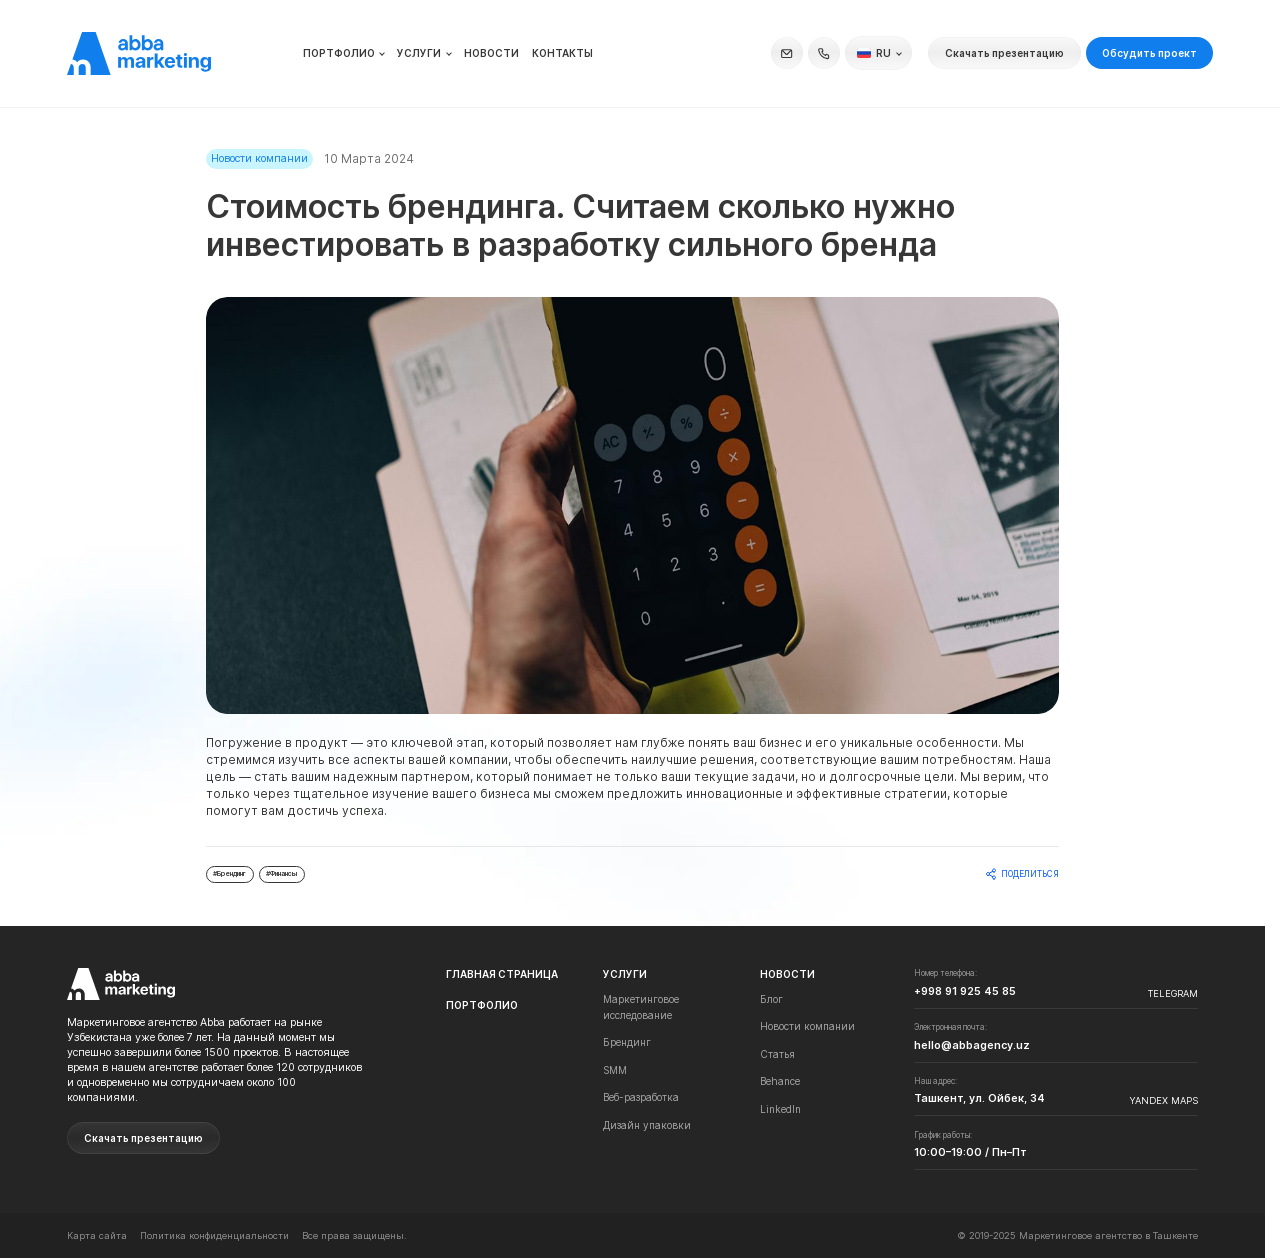
<file: single-news.html>
<!doctype html>
<html lang="en">
  <head>
    <meta charset="UTF-8" />
    <meta name="viewport" content="width=device-width, initial-scale=1.0" />

    <link
      rel="preload"
      href="./css/single-news.min.css"
      as="style"
      onload="this.rel = 'stylesheet'"
    />

    <title>Abba Single News File</title>
  </head>
  <body>
    <div class="wrapper">
      <header
        class="header padding-inline-container is-changed header--not-scroll"
      >
        <div class="container">
          <div class="header__inner">
            <a class="header__logo" href="#">
              <img
                src="./images/header/blue-logo.svg"
                alt="abba marketing"
                loading="lazy"
                width="216"
                height="64"
              />
              <span class="sr-only"> abba marketing </span>
            </a>
            <nav class="header__nav">
              <ul class="header__list">
                <li class="header__item">
                  <div class="header__box">
                    <a class="header__link" href="#" data-js-button-menu>
                      Портфолио
                      <span class="header__link-arrow"></span>
                    </a>
                    <ul class="header__sub-list">
                      <li class="header__sub-item">
                        <div class="header__sub-box">
                          <a class="header__sub-link" href="#">
                            Маркетинговое исследование
                          </a>
                          <div class="header__sub-icon">
                            <img
                              src="./images/icons/s-d-arrow-white.svg"
                              alt="arrow"
                              loading="lazy"
                              width="10"
                              height="10"
                            />
                          </div>
                          <ul class="header__sub-sub-list">
                            <li class="header__sub-sub-item">
                              <div class="header__sub-sub-box">
                                <a class="header__sub-sub-link" href="#">
                                  Веб разработка
                                </a>
                                <div class="header__sub-sub-icon">
                                  <img
                                    src="./images/icons/s-r-arrow-white.svg"
                                    alt="arrow"
                                    loading="lazy"
                                    width="10"
                                    height="10"
                                  />
                                </div>
                              </div>
                            </li>
                            <li class="header__sub-sub-item">
                              <div class="header__sub-sub-box">
                                <a class="header__sub-sub-link" href="#">
                                  Веб разработка
                                </a>
                                <div class="header__sub-sub-icon">
                                  <img
                                    src="./images/icons/s-r-arrow-white.svg"
                                    alt="arrow"
                                    loading="lazy"
                                    width="10"
                                    height="10"
                                  />
                                </div>
                              </div>
                            </li>
                            <li class="header__sub-sub-item">
                              <div class="header__sub-sub-box">
                                <a class="header__sub-sub-link" href="#">
                                  Веб разработка
                                </a>
                                <div class="header__sub-sub-icon">
                                  <img
                                    src="./images/icons/s-r-arrow-white.svg"
                                    alt="arrow"
                                    loading="lazy"
                                    width="10"
                                    height="10"
                                  />
                                </div>
                              </div>
                            </li>
                            <li class="header__sub-sub-item">
                              <div class="header__sub-sub-box">
                                <a class="header__sub-sub-link" href="#">
                                  Веб разработка
                                </a>
                                <div class="header__sub-sub-icon">
                                  <img
                                    src="./images/icons/s-r-arrow-white.svg"
                                    alt="arrow"
                                    loading="lazy"
                                    width="10"
                                    height="10"
                                  />
                                </div>
                              </div>
                            </li>
                            <li class="header__sub-sub-item">
                              <div class="header__sub-sub-box">
                                <a class="header__sub-sub-link" href="#">
                                  Веб разработка
                                </a>
                                <div class="header__sub-sub-icon">
                                  <img
                                    src="./images/icons/s-r-arrow-white.svg"
                                    alt="arrow"
                                    loading="lazy"
                                    width="10"
                                    height="10"
                                  />
                                </div>
                              </div>
                            </li>
                            <li class="header__sub-sub-item">
                              <div class="header__sub-sub-box">
                                <a class="header__sub-sub-link" href="#">
                                  Веб разработка
                                </a>
                                <div class="header__sub-sub-icon">
                                  <img
                                    src="./images/icons/s-r-arrow-white.svg"
                                    alt="arrow"
                                    loading="lazy"
                                    width="10"
                                    height="10"
                                  />
                                </div>
                              </div>
                            </li>
                          </ul>
                        </div>
                      </li>
                      <li class="header__sub-item">
                        <div class="header__sub-box">
                          <a class="header__sub-link" href="#">
                            Маркетинговое исследование
                          </a>
                          <div class="header__sub-icon">
                            <img
                              src="./images/icons/s-d-arrow-white.svg"
                              alt="arrow"
                              loading="lazy"
                              width="10"
                              height="10"
                            />
                          </div>
                          <ul class="header__sub-sub-list">
                            <li class="header__sub-sub-item">
                              <div class="header__sub-sub-box">
                                <a class="header__sub-sub-link" href="#">
                                  SMM
                                </a>
                                <div class="header__sub-sub-icon">
                                  <img
                                    src="./images/icons/s-r-arrow-white.svg"
                                    alt="arrow"
                                    loading="lazy"
                                    width="10"
                                    height="10"
                                  />
                                </div>
                              </div>
                            </li>
                            <li class="header__sub-sub-item">
                              <div class="header__sub-sub-box">
                                <a class="header__sub-sub-link" href="#">
                                  SMM
                                </a>
                                <div class="header__sub-sub-icon">
                                  <img
                                    src="./images/icons/s-r-arrow-white.svg"
                                    alt="arrow"
                                    loading="lazy"
                                    width="10"
                                    height="10"
                                  />
                                </div>
                              </div>
                            </li>
                          </ul>
                        </div>
                      </li>
                      <li class="header__sub-item">
                        <div class="header__sub-box">
                          <a class="header__sub-link" href="#"> Брендинг </a>
                          <div class="header__sub-icon">
                            <img
                              src="./images/icons/s-d-arrow-white.svg"
                              alt="arrow"
                              loading="lazy"
                              width="10"
                              height="10"
                            />
                          </div>
                        </div>
                      </li>
                      <li class="header__sub-item">
                        <div class="header__sub-box">
                          <a class="header__sub-link" href="#">
                            Маркетинг в социальных сетях
                          </a>
                          <div class="header__sub-icon">
                            <img
                              src="./images/icons/s-d-arrow-white.svg"
                              alt="arrow"
                              loading="lazy"
                              width="10"
                              height="10"
                            />
                          </div>
                        </div>
                      </li>
                      <li class="header__sub-item">
                        <div class="header__sub-box">
                          <a class="header__sub-link" href="#">
                            Разработка веб-сайтов
                          </a>
                          <div class="header__sub-icon">
                            <img
                              src="./images/icons/s-d-arrow-white.svg"
                              alt="arrow"
                              loading="lazy"
                              width="10"
                              height="10"
                            />
                          </div>
                        </div>
                      </li>
                    </ul>
                  </div>
                </li>
                <li class="header__item">
                  <div class="header__box">
                    <a class="header__link" href="#" data-js-button-menu>
                      Услуги
                      <span class="header__link-arrow"></span>
                    </a>
                    <ul class="header__sub-list">
                      <li class="header__sub-item">
                        <div class="header__sub-box">
                          <a class="header__sub-link" href="#">
                            Маркетинговое исследование
                          </a>
                          <div class="header__sub-icon">
                            <img
                              src="./images/icons/s-d-arrow-white.svg"
                              alt="arrow"
                              loading="lazy"
                              width="10"
                              height="10"
                            />
                          </div>
                          <ul class="header__sub-sub-list">
                            <li class="header__sub-sub-item">
                              <div class="header__sub-sub-box">
                                <a class="header__sub-sub-link" href="#">
                                  Веб разработка
                                </a>
                                <div class="header__sub-sub-icon">
                                  <img
                                    src="./images/icons/s-r-arrow-white.svg"
                                    alt="arrow"
                                    loading="lazy"
                                    width="10"
                                    height="10"
                                  />
                                </div>
                              </div>
                            </li>
                          </ul>
                        </div>
                      </li>
                      <li class="header__sub-item">
                        <div class="header__sub-box">
                          <a class="header__sub-link" href="#"> Брендинг </a>
                          <div class="header__sub-icon">
                            <img
                              src="./images/icons/s-d-arrow-white.svg"
                              alt="arrow"
                              loading="lazy"
                              width="10"
                              height="10"
                            />
                          </div>
                        </div>
                      </li>
                      <li class="header__sub-item">
                        <div class="header__sub-box">
                          <a class="header__sub-link" href="#">
                            Маркетинг в социальных сетях
                          </a>
                          <div class="header__sub-icon">
                            <img
                              src="./images/icons/s-d-arrow-white.svg"
                              alt="arrow"
                              loading="lazy"
                              width="10"
                              height="10"
                            />
                          </div>
                        </div>
                      </li>
                      <li class="header__sub-item">
                        <div class="header__sub-box">
                          <a class="header__sub-link" href="#">
                            Разработка веб-сайтов
                          </a>
                          <div class="header__sub-icon">
                            <img
                              src="./images/icons/s-d-arrow-white.svg"
                              alt="arrow"
                              loading="lazy"
                              width="10"
                              height="10"
                            />
                          </div>
                        </div>
                      </li>
                    </ul>
                  </div>
                </li>
                <li class="header__item">
                  <a class="header__link" href="#"> Новости </a>
                </li>
                <li class="header__item">
                  <a class="header__link" href="#"> Контакты </a>
                </li>
              </ul>
            </nav>
            <a class="header__mail bg-filter" href="mailto:example@gmail.com">
              <svg fill="none" xmlns="http://www.w3.org/2000/svg">
                <path
                  d="M15.834 3.333H4.167a2.5 2.5 0 0 0-2.5 2.5v8.334a2.5 2.5 0 0 0 2.5 2.5h11.667a2.5 2.5 0 0 0 2.5-2.5V5.833a2.5 2.5 0 0 0-2.5-2.5ZM15.492 5l-4.9 4.9a.833.833 0 0 1-1.183 0L4.509 5h10.983Zm1.175 9.167a.833.833 0 0 1-.833.833H4.167a.833.833 0 0 1-.833-.833V6.175l4.9 4.9a2.5 2.5 0 0 0 3.533 0l4.9-4.9v7.992Z"
                  fill="none"
                />
              </svg>
            </a>
            <a class="header__phone bg-filter" href="tel:+123456789">
              <svg fill="none" xmlns="http://www.w3.org/2000/svg">
                <path
                  d="M16.2 10.833c-.183 0-.375-.058-.558-.1a7.861 7.861 0 0 1-1.092-.325 1.667 1.667 0 0 0-2.067.834l-.183.375a10.148 10.148 0 0 1-2.217-1.667 10.15 10.15 0 0 1-1.666-2.217l.35-.233A1.667 1.667 0 0 0 9.6 5.433a8.609 8.609 0 0 1-.325-1.091 6.18 6.18 0 0 1-.1-.567 2.5 2.5 0 0 0-2.5-2.075h-2.5a2.5 2.5 0 0 0-2.5 2.842 15.833 15.833 0 0 0 13.767 13.716h.316a2.5 2.5 0 0 0 2.285-1.481 2.5 2.5 0 0 0 .215-1.027v-2.5a2.5 2.5 0 0 0-2.058-2.417Zm.416 5a.834.834 0 0 1-.602.802.875.875 0 0 1-.364.032A14.167 14.167 0 0 1 3.392 4.35a.908.908 0 0 1 .208-.683.833.833 0 0 1 .625-.284h2.5a.833.833 0 0 1 .833.659c.034.227.075.452.125.675.096.439.225.87.384 1.291L6.9 6.55a.834.834 0 0 0-.408 1.108 12.075 12.075 0 0 0 5.833 5.834c.203.083.43.083.633 0a.835.835 0 0 0 .475-.434l.517-1.166c.43.154.87.282 1.317.383.222.05.447.092.675.125a.833.833 0 0 1 .658.833l.016 2.6Z"
                  fill="none"
                />
              </svg>
            </a>
            <div class="header__langs dropdown bg-filter" id="langDropdown">
              <button class="dropdown__toggle header__langs-toggle">
                <img
                  src="./images/icons/ru.svg"
                  alt="RU"
                  loading="lazy"
                  width="21"
                  height="15"
                />
                <span class="dropdown__selected header__langs-selected"
                  >RU</span
                >
                <span class="dropdown__arrow header__langs-arrow"></span>
              </button>

              <ul class="dropdown__menu header__langs-menu">
                <li class="dropdown__item header__langs-item">
                  <button
                    class="dropdown__button header__langs-button"
                    type="button"
                    role="option"
                    data-value="RU"
                  >
                    <img
                      src="./images/icons/ru.svg"
                      alt="RU"
                      loading="lazy"
                      width="21"
                      height="15"
                    />
                    RU
                  </button>
                </li>
                <li class="dropdown__item header__langs-item">
                  <button
                    class="dropdown__button header__langs-button"
                    type="button"
                    role="option"
                    data-value="UZ"
                  >
                    <img
                      src="./images/icons/uz.svg"
                      alt="UZ"
                      loading="lazy"
                      width="21"
                      height="15"
                    />
                    UZ
                  </button>
                </li>
                <li class="dropdown__item header__langs-item">
                  <button
                    class="dropdown__button header__langs-button"
                    type="button"
                    role="option"
                    data-value="EN"
                  >
                    <img
                      src="./images/icons/en.svg"
                      alt="EN"
                      loading="lazy"
                      width="21"
                      height="15"
                    />
                    EN
                  </button>
                </li>
              </ul>
            </div>
            <a class="header__presentation bg-filter" href="google.com" download
              >Скачать презентацию</a
            >
            <button
              class="header__callback button-primary"
              type="button"
              data-js-button-modal
            >
              Обсудить проект
            </button>
            <button class="header__burger bg-filter" type="button">
              <span></span>
              <span></span>
              <span></span>
            </button>
          </div>
        </div>
      </header>
      <main class="main">
        <section class="single-news padding-inline-container">
          <div class="container">
            <div class="single-news__inner padding-block-container">
              <div class="single-news__wrapper">
                <div class="single-news__info mb-sm">
                  <div class="single-news__category">Новости компании</div>
                  <time class="single-news__date" datetime="10 Марта 2024">
                    10 Марта 2024
                  </time>
                </div>
                <h1 class="single-news__title section-title mb-lg">
                  Стоимость брендинга. Считаем сколько нужно инвестировать в
                  разработку сильного бренда
                </h1>
                <div class="single-news__picture">
                  <img
                    src="./images/single-news/cover.png"
                    alt="Брифинг"
                    loading="lazy"
                    width="1280"
                    height="626"
                  />
                </div>
                <div class="single-news__content">
                  <div class="single-news__text">
                    Погружение в продукт — это ключевой этап, который позволяет
                    нам глубже понять ваш бизнес и его уникальные особенности.
                    Мы стремимся изучить все аспекты вашей компании, чтобы
                    обеспечить наилучшие решения, соответствующие вашим
                    потребностям. Наша цель — стать вашим надежным партнером,
                    который понимает не только ваши текущие задачи, но и
                    долгосрочные цели. Мы верим, что только через тщательное
                    изучение вашего бизнеса мы сможем предложить инновационные и
                    эффективные стратегии, которые помогут вам достичь успеха.
                  </div>
                </div>
                <div class="meta">
                  <ul class="meta__tags">
                    <li class="meta__tag">
                      <div class="meta__tag-box">#Брендинг</div>
                    </li>
                    <li class="meta__tag">
                      <div class="meta__tag-box">#Финансы</div>
                    </li>
                  </ul>
                  <button class="meta__share" type="button">
                    <span>
                      <img
                        src="./images/icons/share.svg"
                        alt="share"
                        loading="lazy"
                        width="18"
                        height="18"
                      />
                    </span>
                    Поделиться
                  </button>
                </div>
              </div>
            </div>
          </div>
        </section>
      </main>
      <footer class="footer">
        <div class="footer__top padding-inline-container">
          <div class="container">
            <div class="footer__top-inner">
              <div class="footer__content">
                <a class="footer__logo" href="#">
                  <img
                    src="./images/footer/logo.svg"
                    alt="abba marketing"
                    loading="lazy"
                    width="162"
                    height="48"
                  />
                </a>
                <div class="footer__text">
                  Маркетинговое агентство Abba работает на рынке Узбекистана уже
                  более 7 лет. На данный момент мы успешно завершили более 1500
                  проектов. В настоящее время в нашем агентстве работает более
                  120 сотрудников и одновременно мы сотрудничаем около 100
                  компаниями.
                </div>
                <a class="footer__presentation bg-filter" download href="#">
                  Скачать презентацию
                </a>
              </div>
              <div class="footer__navs">
                <nav class="footer__nav">
                  <ul class="footer__nav-list">
                    <li class="footer__nav-item">
                      <a class="footer__nav-link" href="#">
                        Главная страница
                      </a>
                    </li>
                    <li class="footer__nav-item">
                      <a class="footer__nav-link" href="#"> Портфолио </a>
                    </li>
                  </ul>
                </nav>
                <nav class="footer__nav">
                  <ul class="footer__nav-list">
                    <li class="footer__nav-item">
                      <a class="footer__nav-link" href="#"> Услуги </a>
                      <ul class="footer__nav-sublist">
                        <li class="footer__nav-subitem">
                          <a class="footer__nav-sublink" href="#">
                            Маркетинговое исследование
                          </a>
                        </li>
                        <li class="footer__nav-subitem">
                          <a class="footer__nav-sublink" href="#"> Брендинг </a>
                        </li>
                        <li class="footer__nav-subitem">
                          <a class="footer__nav-sublink" href="#"> SMM </a>
                        </li>
                        <li class="footer__nav-subitem">
                          <a class="footer__nav-sublink" href="#">
                            Веб-разработка
                          </a>
                        </li>
                        <li class="footer__nav-subitem">
                          <a class="footer__nav-sublink" href="#">
                            Дизайн упаковки
                          </a>
                        </li>
                      </ul>
                    </li>
                  </ul>
                </nav>
                <nav class="footer__nav">
                  <ul class="footer__nav-list">
                    <li class="footer__nav-item">
                      <a class="footer__nav-link" href="#"> Новости </a>
                      <ul class="footer__nav-sublist">
                        <li class="footer__nav-subitem">
                          <a class="footer__nav-sublink" href="#"> Блог </a>
                        </li>
                        <li class="footer__nav-subitem">
                          <a class="footer__nav-sublink" href="#">
                            Новости компании
                          </a>
                        </li>
                        <li class="footer__nav-subitem">
                          <a class="footer__nav-sublink" href="#"> Статья </a>
                        </li>
                        <li class="footer__nav-subitem">
                          <a class="footer__nav-sublink" href="#"> Behance </a>
                        </li>
                        <li class="footer__nav-subitem">
                          <a class="footer__nav-sublink" href="#"> LinkedIn </a>
                        </li>
                      </ul>
                    </li>
                  </ul>
                </nav>
              </div>
              <ul class="footer__contacts">
                <li class="footer__contact">
                  <div class="footer__contact-box">
                    <div class="footer__contact-left">
                      <h4 class="footer__contact-label">Номер телефона:</h4>
                      <a class="footer__contact-text" href="tel:+998919254585">
                        +998 91 925 45 85
                      </a>
                    </div>
                    <div class="footer__contact-service">Telegram</div>
                  </div>
                </li>
                <li class="footer__contact">
                  <div class="footer__contact-box">
                    <div class="footer__contact-left">
                      <h4 class="footer__contact-label">Электронная почта:</h4>
                      <a
                        class="footer__contact-text"
                        href="mailto:hello@abbagency.uz"
                      >
                        hello@abbagency.uz
                      </a>
                    </div>
                    <div class="footer__contact-service"></div>
                  </div>
                </li>
                <li class="footer__contact">
                  <div class="footer__contact-box">
                    <div class="footer__contact-left">
                      <h4 class="footer__contact-label">Наш адрес:</h4>
                      <a
                        class="footer__contact-text"
                        href="https://maps.google.com/?q=Ташкент,+ул.+Ойбек,+34"
                        target="_blank"
                        rel="noopener"
                      >
                        Ташкент, ул. Ойбек, 34
                      </a>
                    </div>
                    <div class="footer__contact-service">Yandex Maps</div>
                  </div>
                </li>
                <li class="footer__contact">
                  <div class="footer__contact-box">
                    <div class="footer__contact-left">
                      <h4 class="footer__contact-label">График работы:</h4>
                      <div class="footer__contact-text">
                        10:00–19:00 / Пн–Пт
                      </div>
                    </div>
                  </div>
                </li>
              </ul>
            </div>
          </div>
        </div>
        <div class="footer__bottom padding-inline-container">
          <div class="container">
            <div class="footer__bottom-inner">
              <div class="footer__label map">Карта сайта</div>
              <a class="footer__label privacy-policy" href="#">
                Политика конфиденциальности
              </a>
              <div class="footer__label legal">Все права защищены.</div>
              <small class="footer__label copyright">
                © 2019-2025 Маркетинговое агентство в Ташкенте
              </small>
            </div>
          </div>
        </div>
      </footer>
      <div class="callback-modal">
        <div class="callback-modal__overlay">
          <div class="callback-modal__content">
            <h3 class="callback-modal__title section-title mb-sm">
              Нужен мощный SMM?
            </h3>
            <p class="callback-modal__text mb-sm">
              Получите полный бизнес чекап для оценки состояния вашей компании и
              выявления возможностей для роста.
            </p>
            <form class="callback-modal__form" method="post">
              <div class="callback-modal__form-wrapper mb-sm">
                <label class="callback-modal__label">
                  Имя
                  <input
                    class="callback-modal__field"
                    type="text"
                    name="name"
                    placeholder="Введите ваше имя"
                    required
                  />
                </label>
                <label class="callback-modal__label">
                  Электронная почта
                  <input
                    class="callback-modal__field"
                    type="text"
                    name="email"
                    placeholder="Электронная почта"
                    required
                  />
                </label>
              </div>
              <button
                class="callback-modal__submit button-primary"
                type="submit"
              >
                Связаться
              </button>
            </form>
          </div>
          <div
            class="callback-modal__picture"
            style="
              background-image: url(&quot;./images/modal-callback/bg-1.webp&quot;);
            "
          ></div>
          <div class="callback-modal__close">
            <img
              src="./images/icons/close.svg"
              alt="close icon"
              loading="lazy"
              width="24"
              height="24"
            />
          </div>
        </div>
      </div>
      <div class="mobile-modal">
        <div class="mobile-modal__overlay">
          <div class="mobile-modal__top">
            <a class="header__logo" href="#">
              <img
                src="./images/header/blue-logo.svg"
                alt="abba marketing"
                loading="lazy"
                width="216"
                height="64"
              />
              <span class="sr-only"> abba marketing </span>
            </a>
            <div class="mobile-modal__close">
              <span></span>
              <span></span>
            </div>
          </div>
          <div class="mobile-modal__block">
            <ul class="mobile-modal__list list" data-js-modal-list>
              <li class="mobile-modal__item">
                <div class="mobile-modal__box" data-js-modal-box>
                  <div class="mobile-modal__head" data-js-modal-head>
                    <a class="mobile-modal__link" href="#"> Портфолио </a>
                    <div class="mobile-modal__arrow"></div>
                  </div>
                  <div class="mobile-modal__wrapper" data-js-modal-wrapper>
                    <div class="mobile-modal__content">
                      <ul class="mobile-modal__list" data-js-modal-sub-list>
                        <li class="mobile-modal__item">
                          <div class="mobile-modal__box" data-js-modal-sub-box>
                            <div
                              class="mobile-modal__head"
                              data-js-modal-sub-head
                            >
                              <a class="mobile-modal__link" href="#"> SMM </a>
                              <div class="mobile-modal__arrow"></div>
                            </div>
                            <div
                              class="mobile-modal__wrapper"
                              data-js-modal-sub-wrapper
                            >
                              <div class="mobile-modal__content">
                                <ul
                                  class="mobile-modal__list"
                                  data-js-modal-sub-list
                                >
                                  <li class="mobile-modal__item">
                                    <div class="mobile-modal__box">
                                      <a class="mobile-modal__link" href="#">
                                        Видео
                                      </a>
                                    </div>
                                  </li>
                                  <li class="mobile-modal__item">
                                    <div class="mobile-modal__box">
                                      <a class="mobile-modal__link" href="#">
                                        Видео
                                      </a>
                                    </div>
                                  </li>
                                </ul>
                              </div>
                            </div>
                          </div>
                        </li>
                        <li class="mobile-modal__item">
                          <div class="mobile-modal__box" data-js-modal-sub-box>
                            <div
                              class="mobile-modal__head"
                              data-js-modal-sub-head
                            >
                              <a class="mobile-modal__link" href="#"> SMM </a>
                              <div class="mobile-modal__arrow"></div>
                            </div>
                            <div
                              class="mobile-modal__wrapper"
                              data-js-modal-sub-wrapper
                            >
                              <div class="mobile-modal__content">
                                <ul
                                  class="mobile-modal__list"
                                  data-js-modal-sub-list
                                >
                                  <li class="mobile-modal__item">
                                    <div class="mobile-modal__box">
                                      <a class="mobile-modal__link" href="#">
                                        Видео
                                      </a>
                                    </div>
                                  </li>
                                  <li class="mobile-modal__item">
                                    <div class="mobile-modal__box">
                                      <a class="mobile-modal__link" href="#">
                                        Видео
                                      </a>
                                    </div>
                                  </li>
                                </ul>
                              </div>
                            </div>
                          </div>
                        </li>
                      </ul>
                    </div>
                  </div>
                </div>
              </li>
              <li class="mobile-modal__item">
                <div class="mobile-modal__box">
                  <a class="mobile-modal__link" href="#"> Новости </a>
                </div>
              </li>
              <li class="mobile-modal__item">
                <div class="mobile-modal__box">
                  <a class="mobile-modal__link" href="#"> Контакты </a>
                </div>
              </li>
            </ul>
            <div class="mobile-modal__bottom">
              <div class="mobile-modal__actions">
                <a class="mobile-modal__mail" href="mailto:example@gmail.com">
                  <svg fill="none" xmlns="http://www.w3.org/2000/svg">
                    <path
                      d="M15.834 3.333H4.167a2.5 2.5 0 0 0-2.5 2.5v8.334a2.5 2.5 0 0 0 2.5 2.5h11.667a2.5 2.5 0 0 0 2.5-2.5V5.833a2.5 2.5 0 0 0-2.5-2.5ZM15.492 5l-4.9 4.9a.833.833 0 0 1-1.183 0L4.509 5h10.983Zm1.175 9.167a.833.833 0 0 1-.833.833H4.167a.833.833 0 0 1-.833-.833V6.175l4.9 4.9a2.5 2.5 0 0 0 3.533 0l4.9-4.9v7.992Z"
                      fill="currentColor"
                    />
                  </svg>
                </a>
                <a class="mobile-modal__phone" href="tel:+123456789">
                  <svg fill="none" xmlns="http://www.w3.org/2000/svg">
                    <path
                      d="M16.2 10.833c-.183 0-.375-.058-.558-.1a7.861 7.861 0 0 1-1.092-.325 1.667 1.667 0 0 0-2.067.834l-.183.375a10.148 10.148 0 0 1-2.217-1.667 10.15 10.15 0 0 1-1.666-2.217l.35-.233A1.667 1.667 0 0 0 9.6 5.433a8.609 8.609 0 0 1-.325-1.091 6.18 6.18 0 0 1-.1-.567 2.5 2.5 0 0 0-2.5-2.075h-2.5a2.5 2.5 0 0 0-2.5 2.842 15.833 15.833 0 0 0 13.767 13.716h.316a2.5 2.5 0 0 0 2.285-1.481 2.5 2.5 0 0 0 .215-1.027v-2.5a2.5 2.5 0 0 0-2.058-2.417Zm.416 5a.834.834 0 0 1-.602.802.875.875 0 0 1-.364.032A14.167 14.167 0 0 1 3.392 4.35a.908.908 0 0 1 .208-.683.833.833 0 0 1 .625-.284h2.5a.833.833 0 0 1 .833.659c.034.227.075.452.125.675.096.439.225.87.384 1.291L6.9 6.55a.834.834 0 0 0-.408 1.108 12.075 12.075 0 0 0 5.833 5.834c.203.083.43.083.633 0a.835.835 0 0 0 .475-.434l.517-1.166c.43.154.87.282 1.317.383.222.05.447.092.675.125a.833.833 0 0 1 .658.833l.016 2.6Z"
                      fill="currentColor"
                    />
                  </svg>
                </a>
              </div>
              <div class="mobile-modal__buttons">
                <a class="mobile-modal__download button-primary">
                  Скачать презентацию
                </a>
                <button
                  class="mobile-modal__button button-primary"
                  type="button"
                  data-js-button-modal
                >
                  Обсудить проект
                </button>
              </div>
            </div>
          </div>
        </div>
      </div>
    </div>

    <script src="./js/main.js" defer></script>
  </body>
</html>
</file>
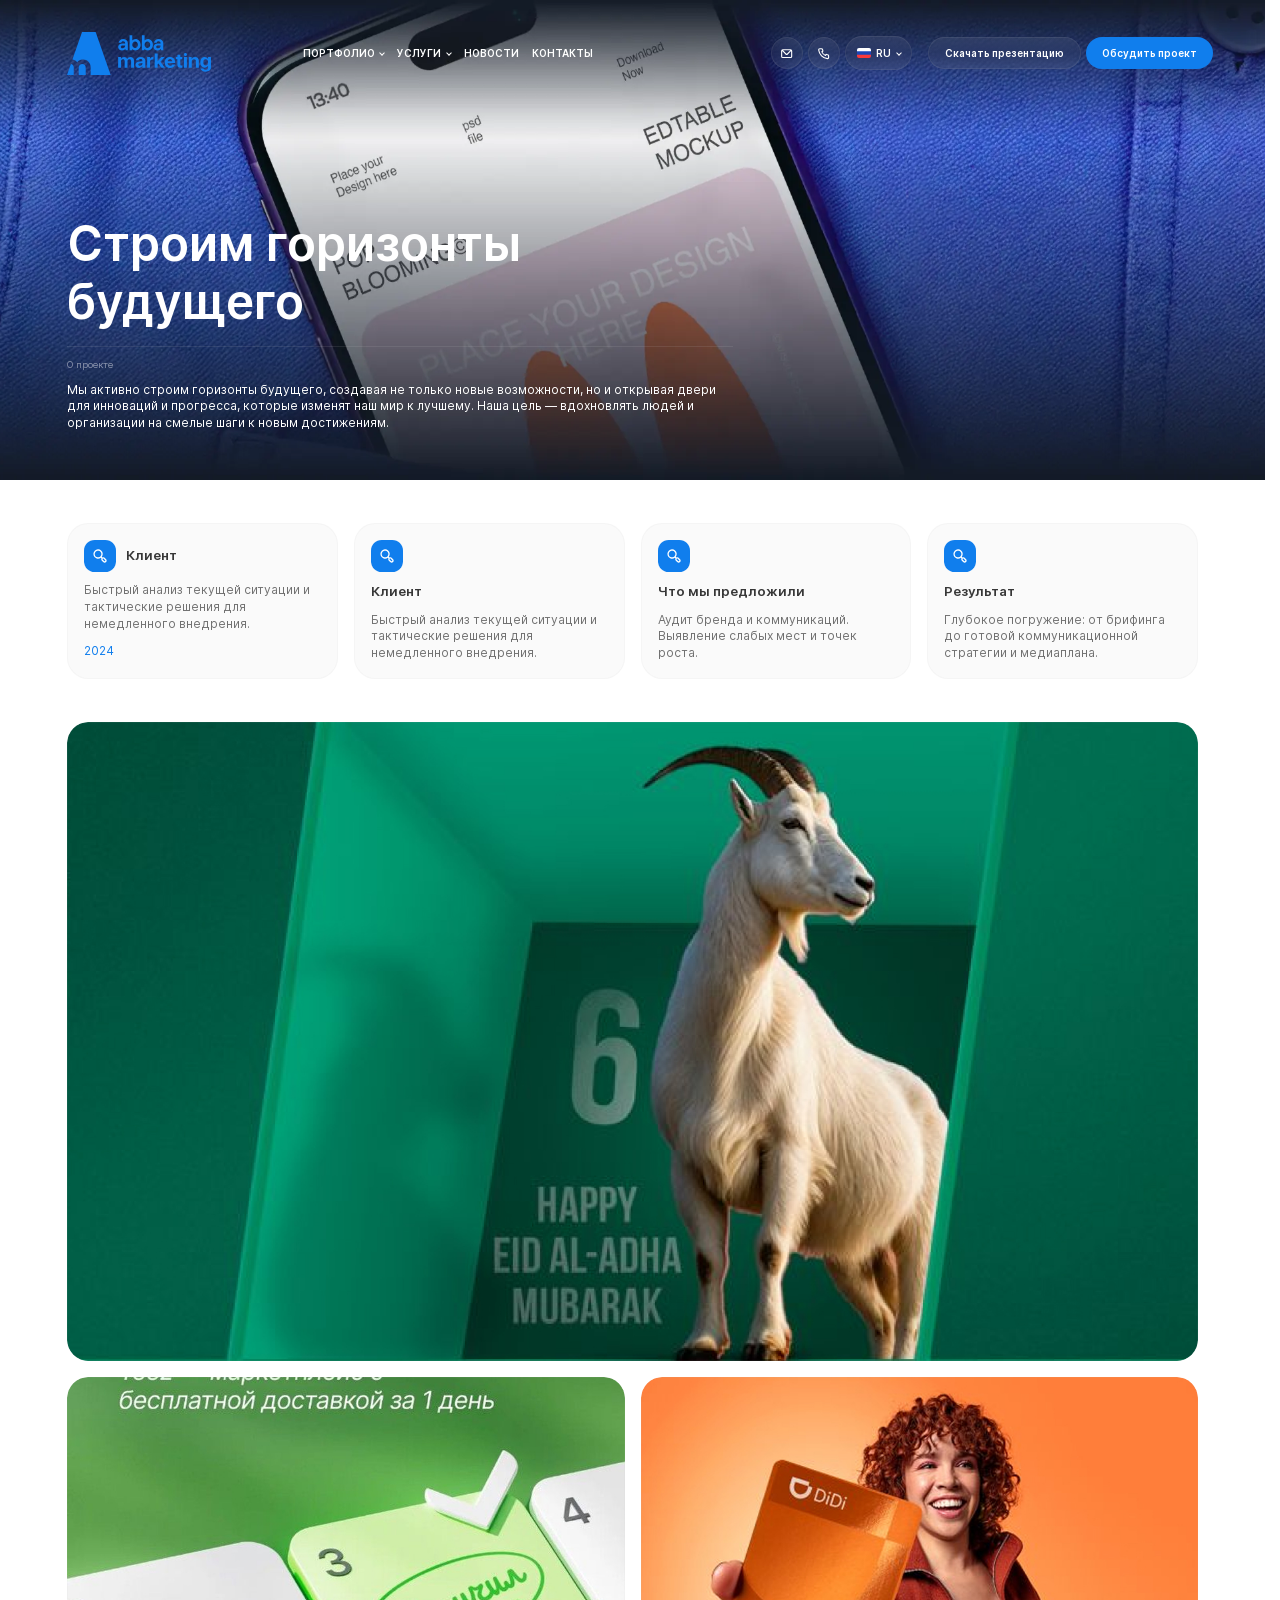
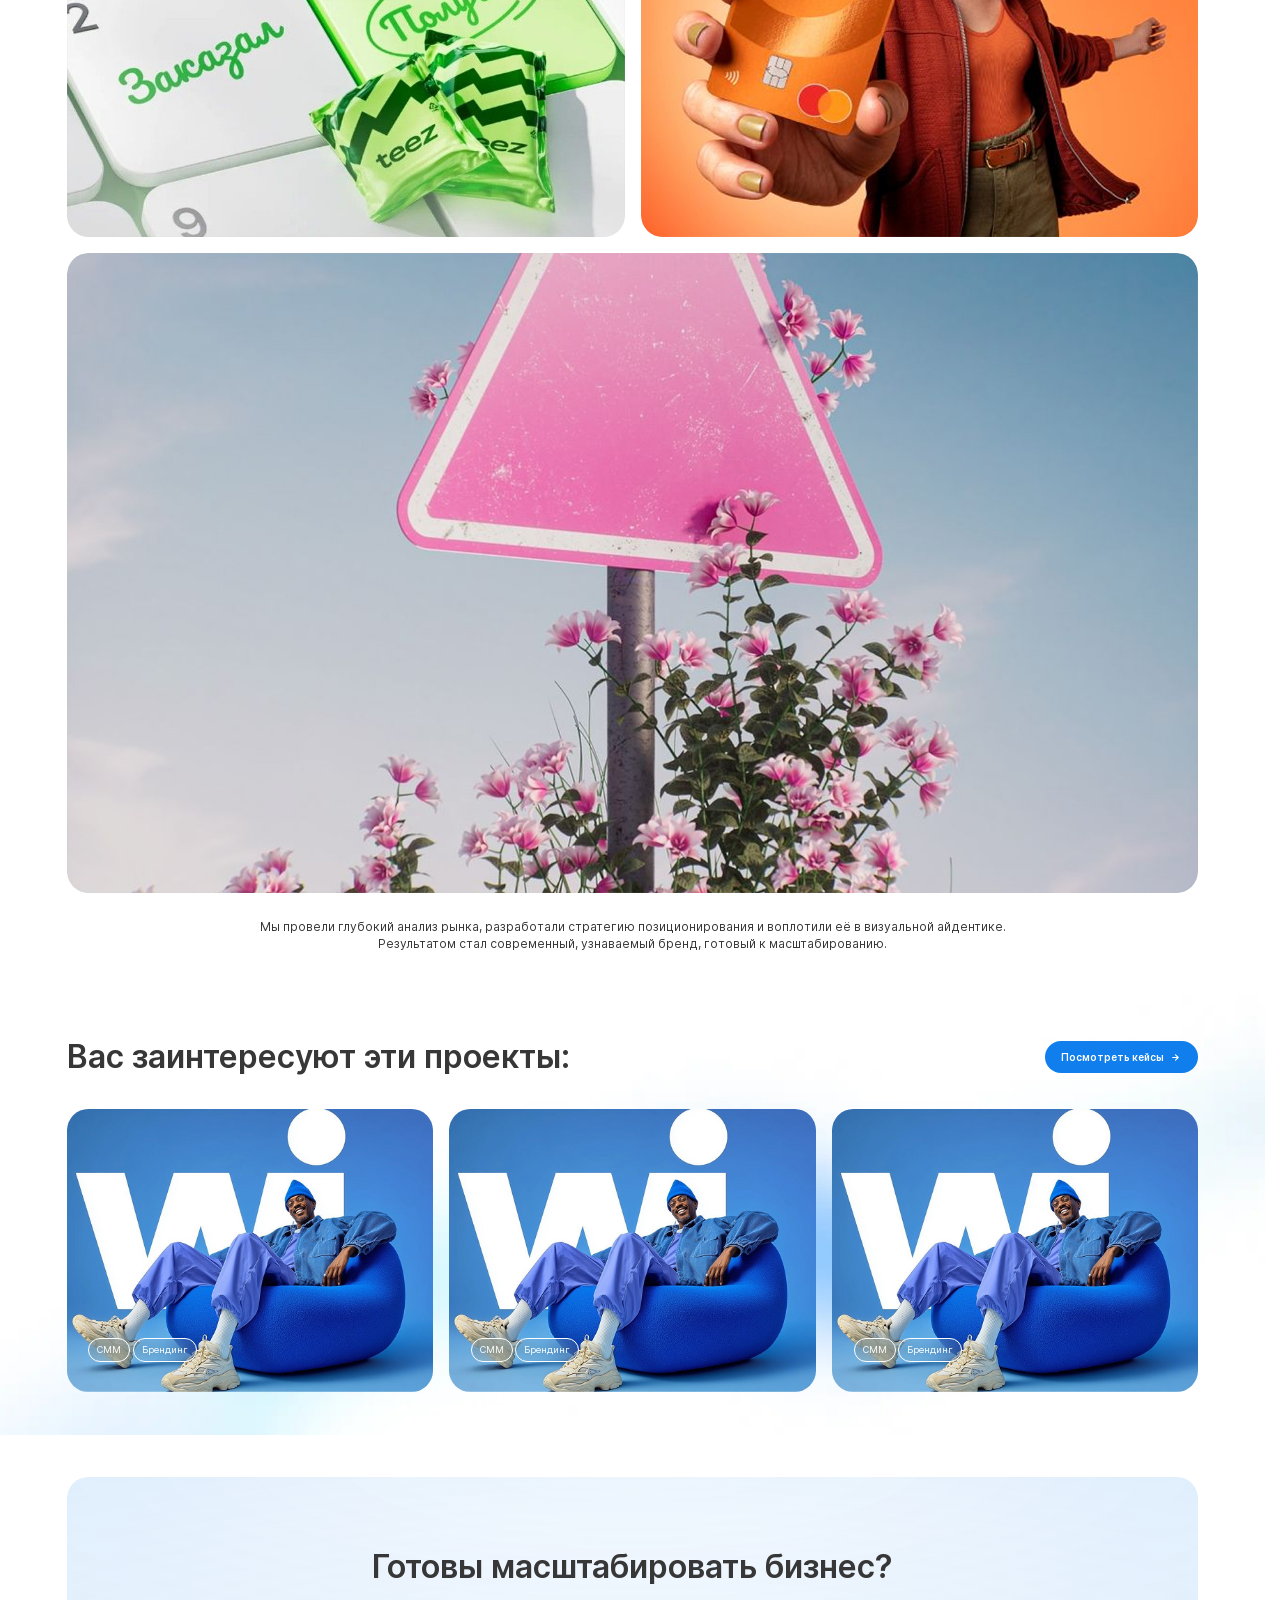
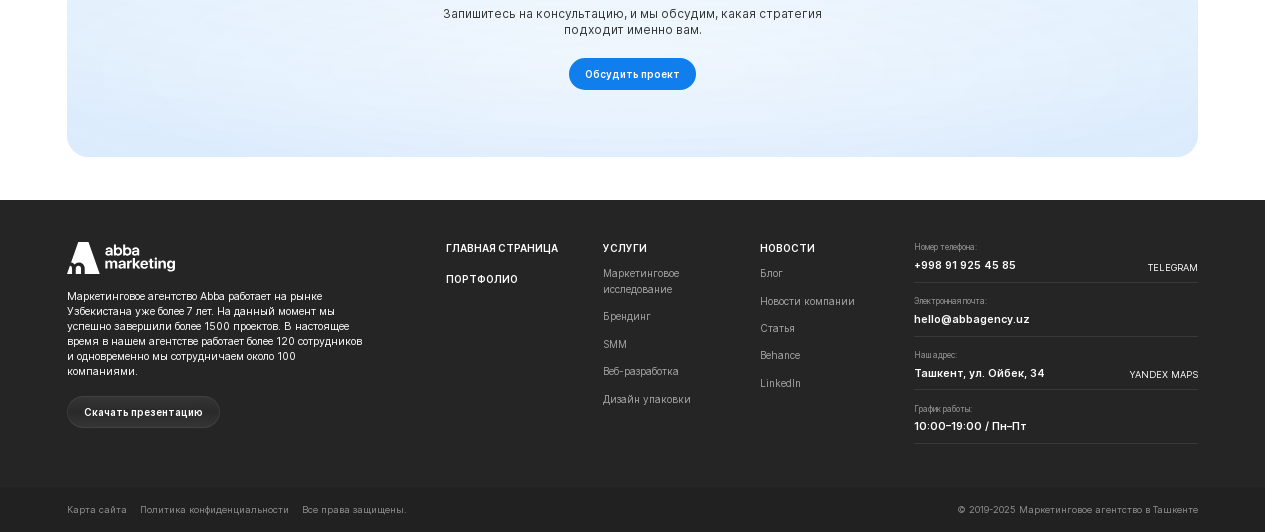
<file: single-project.html>
<!doctype html>
<html lang="en">
  <head>
    <meta charset="UTF-8" />
    <meta name="viewport" content="width=device-width, initial-scale=1.0" />

    <link
      rel="preload"
      href="./css/single-project.min.css"
      as="style"
      onload="this.rel = 'stylesheet'"
    />

    <title>Abba Single Project File</title>
  </head>
  <body>
    <div class="wrapper">
      <header class="header padding-inline-container">
        <div class="container">
          <div class="header__inner">
            <a class="header__logo" href="#">
              <img
                src="./images/header/blue-logo.svg"
                alt="abba marketing"
                loading="lazy"
                width="216"
                height="64"
              />
              <span class="sr-only"> abba marketing </span>
            </a>
            <nav class="header__nav">
              <ul class="header__list">
                <li class="header__item">
                  <div class="header__box">
                    <a class="header__link" href="#" data-js-button-menu>
                      Портфолио
                      <span class="header__link-arrow"></span>
                    </a>
                    <ul class="header__sub-list">
                      <li class="header__sub-item">
                        <div class="header__sub-box">
                          <a class="header__sub-link" href="#">
                            Маркетинговое исследование
                          </a>
                          <div class="header__sub-icon">
                            <img
                              src="./images/icons/s-d-arrow-white.svg"
                              alt="arrow"
                              loading="lazy"
                              width="10"
                              height="10"
                            />
                          </div>
                          <ul class="header__sub-sub-list">
                            <li class="header__sub-sub-item">
                              <div class="header__sub-sub-box">
                                <a class="header__sub-sub-link" href="#">
                                  Веб разработка
                                </a>
                                <div class="header__sub-sub-icon">
                                  <img
                                    src="./images/icons/s-r-arrow-white.svg"
                                    alt="arrow"
                                    loading="lazy"
                                    width="10"
                                    height="10"
                                  />
                                </div>
                              </div>
                            </li>
                            <li class="header__sub-sub-item">
                              <div class="header__sub-sub-box">
                                <a class="header__sub-sub-link" href="#">
                                  Веб разработка
                                </a>
                                <div class="header__sub-sub-icon">
                                  <img
                                    src="./images/icons/s-r-arrow-white.svg"
                                    alt="arrow"
                                    loading="lazy"
                                    width="10"
                                    height="10"
                                  />
                                </div>
                              </div>
                            </li>
                            <li class="header__sub-sub-item">
                              <div class="header__sub-sub-box">
                                <a class="header__sub-sub-link" href="#">
                                  Веб разработка
                                </a>
                                <div class="header__sub-sub-icon">
                                  <img
                                    src="./images/icons/s-r-arrow-white.svg"
                                    alt="arrow"
                                    loading="lazy"
                                    width="10"
                                    height="10"
                                  />
                                </div>
                              </div>
                            </li>
                            <li class="header__sub-sub-item">
                              <div class="header__sub-sub-box">
                                <a class="header__sub-sub-link" href="#">
                                  Веб разработка
                                </a>
                                <div class="header__sub-sub-icon">
                                  <img
                                    src="./images/icons/s-r-arrow-white.svg"
                                    alt="arrow"
                                    loading="lazy"
                                    width="10"
                                    height="10"
                                  />
                                </div>
                              </div>
                            </li>
                            <li class="header__sub-sub-item">
                              <div class="header__sub-sub-box">
                                <a class="header__sub-sub-link" href="#">
                                  Веб разработка
                                </a>
                                <div class="header__sub-sub-icon">
                                  <img
                                    src="./images/icons/s-r-arrow-white.svg"
                                    alt="arrow"
                                    loading="lazy"
                                    width="10"
                                    height="10"
                                  />
                                </div>
                              </div>
                            </li>
                            <li class="header__sub-sub-item">
                              <div class="header__sub-sub-box">
                                <a class="header__sub-sub-link" href="#">
                                  Веб разработка
                                </a>
                                <div class="header__sub-sub-icon">
                                  <img
                                    src="./images/icons/s-r-arrow-white.svg"
                                    alt="arrow"
                                    loading="lazy"
                                    width="10"
                                    height="10"
                                  />
                                </div>
                              </div>
                            </li>
                          </ul>
                        </div>
                      </li>
                      <li class="header__sub-item">
                        <div class="header__sub-box">
                          <a class="header__sub-link" href="#">
                            Маркетинговое исследование
                          </a>
                          <div class="header__sub-icon">
                            <img
                              src="./images/icons/s-d-arrow-white.svg"
                              alt="arrow"
                              loading="lazy"
                              width="10"
                              height="10"
                            />
                          </div>
                          <ul class="header__sub-sub-list">
                            <li class="header__sub-sub-item">
                              <div class="header__sub-sub-box">
                                <a class="header__sub-sub-link" href="#">
                                  SMM
                                </a>
                                <div class="header__sub-sub-icon">
                                  <img
                                    src="./images/icons/s-r-arrow-white.svg"
                                    alt="arrow"
                                    loading="lazy"
                                    width="10"
                                    height="10"
                                  />
                                </div>
                              </div>
                            </li>
                            <li class="header__sub-sub-item">
                              <div class="header__sub-sub-box">
                                <a class="header__sub-sub-link" href="#">
                                  SMM
                                </a>
                                <div class="header__sub-sub-icon">
                                  <img
                                    src="./images/icons/s-r-arrow-white.svg"
                                    alt="arrow"
                                    loading="lazy"
                                    width="10"
                                    height="10"
                                  />
                                </div>
                              </div>
                            </li>
                          </ul>
                        </div>
                      </li>
                      <li class="header__sub-item">
                        <div class="header__sub-box">
                          <a class="header__sub-link" href="#"> Брендинг </a>
                          <div class="header__sub-icon">
                            <img
                              src="./images/icons/s-d-arrow-white.svg"
                              alt="arrow"
                              loading="lazy"
                              width="10"
                              height="10"
                            />
                          </div>
                        </div>
                      </li>
                      <li class="header__sub-item">
                        <div class="header__sub-box">
                          <a class="header__sub-link" href="#">
                            Маркетинг в социальных сетях
                          </a>
                          <div class="header__sub-icon">
                            <img
                              src="./images/icons/s-d-arrow-white.svg"
                              alt="arrow"
                              loading="lazy"
                              width="10"
                              height="10"
                            />
                          </div>
                        </div>
                      </li>
                      <li class="header__sub-item">
                        <div class="header__sub-box">
                          <a class="header__sub-link" href="#">
                            Разработка веб-сайтов
                          </a>
                          <div class="header__sub-icon">
                            <img
                              src="./images/icons/s-d-arrow-white.svg"
                              alt="arrow"
                              loading="lazy"
                              width="10"
                              height="10"
                            />
                          </div>
                        </div>
                      </li>
                    </ul>
                  </div>
                </li>
                <li class="header__item">
                  <div class="header__box">
                    <a class="header__link" href="#" data-js-button-menu>
                      Услуги
                      <span class="header__link-arrow"></span>
                    </a>
                    <ul class="header__sub-list">
                      <li class="header__sub-item">
                        <div class="header__sub-box">
                          <a class="header__sub-link" href="#">
                            Маркетинговое исследование
                          </a>
                          <div class="header__sub-icon">
                            <img
                              src="./images/icons/s-d-arrow-white.svg"
                              alt="arrow"
                              loading="lazy"
                              width="10"
                              height="10"
                            />
                          </div>
                          <ul class="header__sub-sub-list">
                            <li class="header__sub-sub-item">
                              <div class="header__sub-sub-box">
                                <a class="header__sub-sub-link" href="#">
                                  Веб разработка
                                </a>
                                <div class="header__sub-sub-icon">
                                  <img
                                    src="./images/icons/s-r-arrow-white.svg"
                                    alt="arrow"
                                    loading="lazy"
                                    width="10"
                                    height="10"
                                  />
                                </div>
                              </div>
                            </li>
                          </ul>
                        </div>
                      </li>
                      <li class="header__sub-item">
                        <div class="header__sub-box">
                          <a class="header__sub-link" href="#"> Брендинг </a>
                          <div class="header__sub-icon">
                            <img
                              src="./images/icons/s-d-arrow-white.svg"
                              alt="arrow"
                              loading="lazy"
                              width="10"
                              height="10"
                            />
                          </div>
                        </div>
                      </li>
                      <li class="header__sub-item">
                        <div class="header__sub-box">
                          <a class="header__sub-link" href="#">
                            Маркетинг в социальных сетях
                          </a>
                          <div class="header__sub-icon">
                            <img
                              src="./images/icons/s-d-arrow-white.svg"
                              alt="arrow"
                              loading="lazy"
                              width="10"
                              height="10"
                            />
                          </div>
                        </div>
                      </li>
                      <li class="header__sub-item">
                        <div class="header__sub-box">
                          <a class="header__sub-link" href="#">
                            Разработка веб-сайтов
                          </a>
                          <div class="header__sub-icon">
                            <img
                              src="./images/icons/s-d-arrow-white.svg"
                              alt="arrow"
                              loading="lazy"
                              width="10"
                              height="10"
                            />
                          </div>
                        </div>
                      </li>
                    </ul>
                  </div>
                </li>
                <li class="header__item">
                  <a class="header__link" href="#"> Новости </a>
                </li>
                <li class="header__item">
                  <a class="header__link" href="#"> Контакты </a>
                </li>
              </ul>
            </nav>
            <a class="header__mail bg-filter" href="mailto:example@gmail.com">
              <svg fill="none" xmlns="http://www.w3.org/2000/svg">
                <path
                  d="M15.834 3.333H4.167a2.5 2.5 0 0 0-2.5 2.5v8.334a2.5 2.5 0 0 0 2.5 2.5h11.667a2.5 2.5 0 0 0 2.5-2.5V5.833a2.5 2.5 0 0 0-2.5-2.5ZM15.492 5l-4.9 4.9a.833.833 0 0 1-1.183 0L4.509 5h10.983Zm1.175 9.167a.833.833 0 0 1-.833.833H4.167a.833.833 0 0 1-.833-.833V6.175l4.9 4.9a2.5 2.5 0 0 0 3.533 0l4.9-4.9v7.992Z"
                  fill="none"
                />
              </svg>
            </a>
            <a class="header__phone bg-filter" href="tel:+123456789">
              <svg fill="none" xmlns="http://www.w3.org/2000/svg">
                <path
                  d="M16.2 10.833c-.183 0-.375-.058-.558-.1a7.861 7.861 0 0 1-1.092-.325 1.667 1.667 0 0 0-2.067.834l-.183.375a10.148 10.148 0 0 1-2.217-1.667 10.15 10.15 0 0 1-1.666-2.217l.35-.233A1.667 1.667 0 0 0 9.6 5.433a8.609 8.609 0 0 1-.325-1.091 6.18 6.18 0 0 1-.1-.567 2.5 2.5 0 0 0-2.5-2.075h-2.5a2.5 2.5 0 0 0-2.5 2.842 15.833 15.833 0 0 0 13.767 13.716h.316a2.5 2.5 0 0 0 2.285-1.481 2.5 2.5 0 0 0 .215-1.027v-2.5a2.5 2.5 0 0 0-2.058-2.417Zm.416 5a.834.834 0 0 1-.602.802.875.875 0 0 1-.364.032A14.167 14.167 0 0 1 3.392 4.35a.908.908 0 0 1 .208-.683.833.833 0 0 1 .625-.284h2.5a.833.833 0 0 1 .833.659c.034.227.075.452.125.675.096.439.225.87.384 1.291L6.9 6.55a.834.834 0 0 0-.408 1.108 12.075 12.075 0 0 0 5.833 5.834c.203.083.43.083.633 0a.835.835 0 0 0 .475-.434l.517-1.166c.43.154.87.282 1.317.383.222.05.447.092.675.125a.833.833 0 0 1 .658.833l.016 2.6Z"
                  fill="none"
                />
              </svg>
            </a>
            <div class="header__langs dropdown bg-filter" id="langDropdown">
              <button class="dropdown__toggle header__langs-toggle">
                <img
                  src="./images/icons/ru.svg"
                  alt="RU"
                  loading="lazy"
                  width="21"
                  height="15"
                />
                <span class="dropdown__selected header__langs-selected"
                  >RU</span
                >
                <span class="dropdown__arrow header__langs-arrow"></span>
              </button>

              <ul class="dropdown__menu header__langs-menu">
                <li class="dropdown__item header__langs-item">
                  <button
                    class="dropdown__button header__langs-button"
                    type="button"
                    role="option"
                    data-value="RU"
                  >
                    <img
                      src="./images/icons/ru.svg"
                      alt="RU"
                      loading="lazy"
                      width="21"
                      height="15"
                    />
                    RU
                  </button>
                </li>
                <li class="dropdown__item header__langs-item">
                  <button
                    class="dropdown__button header__langs-button"
                    type="button"
                    role="option"
                    data-value="UZ"
                  >
                    <img
                      src="./images/icons/uz.svg"
                      alt="UZ"
                      loading="lazy"
                      width="21"
                      height="15"
                    />
                    UZ
                  </button>
                </li>
                <li class="dropdown__item header__langs-item">
                  <button
                    class="dropdown__button header__langs-button"
                    type="button"
                    role="option"
                    data-value="EN"
                  >
                    <img
                      src="./images/icons/en.svg"
                      alt="EN"
                      loading="lazy"
                      width="21"
                      height="15"
                    />
                    EN
                  </button>
                </li>
              </ul>
            </div>
            <a class="header__presentation bg-filter" href="google.com" download
              >Скачать презентацию</a
            >
            <button
              class="header__callback button-primary"
              type="button"
              data-js-button-modal
            >
              Обсудить проект
            </button>
            <button class="header__burger bg-filter" type="button">
              <span></span>
              <span></span>
              <span></span>
            </button>
          </div>
        </div>
      </header>
      <main class="main">
        <section
          class="intro padding-inline-container"
          style="
            background-image: url(&quot;./images/build-future-horizons/intro.webp&quot;);
          "
        >
          <div class="container">
            <div class="intro__inner">
              <div class="intro__content">
                <h1 class="intro__title">
                  Строим горизонты
                  <br />
                  будущего
                </h1>
                <h2 class="intro__label">О проекте</h2>
                <div class="intro__text">
                  Мы активно строим горизонты будущего, создавая не только новые
                  возможности, но и открывая двери для инноваций и прогресса,
                  которые изменят наш мир к лучшему. Наша цель — вдохновлять
                  людей и организации на смелые шаги к новым достижениям.
                </div>
              </div>
            </div>
          </div>
        </section>
        <div class="site-content padding-inline-container">
          <div class="container">
            <div class="site-content__inner">
              <ul class="site-content__list">
                <li class="site-content__item">
                  <div class="content-box">
                    <div class="content-wrapper horizontal">
                      <div class="content-icon">
                        <img
                          src="./images/icons/advantage.svg"
                          alt="Клиент"
                          loading="lazy"
                          width="48"
                          height="48"
                        />
                      </div>
                      <h3 class="content-label">Клиент</h3>
                    </div>
                    <p class="content-text">
                      Быстрый анализ текущей ситуации и тактические решения для
                      немедленного внедрения.
                    </p>
                    <div class="content-date">2024</div>
                  </div>
                </li>
                <li class="site-content__item">
                  <div class="content-box">
                    <div class="content-wrapper">
                      <div class="content-icon">
                        <img
                          src="./images/icons/advantage.svg"
                          alt="Клиент"
                          loading="lazy"
                          width="48"
                          height="48"
                        />
                      </div>
                      <h3 class="content-label">Клиент</h3>
                    </div>
                    <p class="content-text">
                      Быстрый анализ текущей ситуации и тактические решения для
                      немедленного внедрения.
                    </p>
                  </div>
                </li>
                <li class="site-content__item">
                  <div class="content-box">
                    <div class="content-wrapper">
                      <div class="content-icon">
                        <img
                          src="./images/icons/advantage.svg"
                          alt="Клиент"
                          loading="lazy"
                          width="48"
                          height="48"
                        />
                      </div>
                      <h3 class="content-label">Что мы предложили</h3>
                    </div>
                    <p class="content-text">
                      Аудит бренда и коммуникаций. Выявление слабых мест и точек
                      роста.
                    </p>
                  </div>
                </li>
                <li class="site-content__item">
                  <div class="content-box">
                    <div class="content-wrapper">
                      <div class="content-icon">
                        <img
                          src="./images/icons/advantage.svg"
                          alt="Клиент"
                          loading="lazy"
                          width="48"
                          height="48"
                        />
                      </div>
                      <h3 class="content-label">Результат</h3>
                    </div>
                    <p class="content-text">
                      Глубокое погружение: от брифинга до готовой
                      коммуникационной стратегии и медиаплана.
                    </p>
                  </div>
                </li>
              </ul>
              <ul class="site-content__gallery">
                <li class="site-content__gallery-item">
                  <div class="site-content__gallery-box">
                    <img
                      src="./images/site-gallery/gallery-1.jpg"
                      alt="Test"
                      loading="lazy"
                      width="1720"
                      height="972"
                    />
                  </div>
                </li>
                <li class="site-content__gallery-item">
                  <div class="site-content__gallery-box">
                    <img
                      src="./images/site-gallery/gallery-2.jpg"
                      alt="Test"
                      loading="lazy"
                      width="848"
                      height="699"
                    />
                  </div>
                </li>
                <li class="site-content__gallery-item">
                  <div class="site-content__gallery-box">
                    <img
                      src="./images/site-gallery/gallery-3.jpg"
                      alt="Test"
                      loading="lazy"
                      width="848"
                      height="699"
                    />
                  </div>
                </li>
                <li class="site-content__gallery-item">
                  <div class="site-content__gallery-box">
                    <img
                      src="./images/site-gallery/gallery-4.jpg"
                      alt="Test"
                      loading="lazy"
                      width="1720"
                      height="972"
                    />
                  </div>
                </li>
              </ul>
              <p class="site-content__info">
                Мы провели глубокий анализ рынка, разработали стратегию
                позиционирования и воплотили её в визуальной айдентике.
                Результатом стал современный, узнаваемый бренд, готовый к
                масштабированию.
              </p>
            </div>
          </div>
        </div>
        <section class="projects padding-inline-container">
          <div class="container">
            <div class="projects__inner">
              <div class="projects__top mb-lg">
                <h2 class="projects__title section-title">
                  Вас заинтересуют эти проекты:
                </h2>
                <a class="projects__link-first button-primary" href="#">
                  Посмотреть кейсы
                  <span>
                    <img
                      src="./images/icons/arrow-right-white.svg"
                      alt="arrow"
                      loading="lazy"
                      width="20"
                      height="20"
                    />
                  </span>
                </a>
              </div>
              <ul class="projects__list">
                <li class="projects__item">
                  <div
                    class="projects__box project-box"
                    style="
                      background-image: url(&quot;./images/projects/project-1.jpg&quot;);
                    "
                  >
                    <div class="projects__content project-content">
                      <ul class="projects__tags project-tags">
                        <li class="projects__tag project-tag">
                          <div
                            class="projects__tag-box project-tag-box bg-filter"
                          >
                            СММ
                          </div>
                        </li>
                        <li class="projects__tag project-tag">
                          <div
                            class="projects__tag-box project-tag-box bg-filter"
                          >
                            Брендинг
                          </div>
                        </li>
                      </ul>
                      <div class="projects__wrap project-wrap">
                        <div
                          class="projects__wrap-overlay project-wrap-overlay"
                        >
                          <h3 class="projects__label project-label">
                            Название проекта
                          </h3>
                          <p class="projects__text project-text">
                            Lorem ipsum dolor sit amet consectetur adipisicing
                            elit. Rem, maiores.
                          </p>
                          <div class="projects__overlay project-overlay">
                            <a
                              class="projects__link project-link button-primary"
                              href="#"
                            >
                              Подробнее
                              <span>
                                <img
                                  src="./images/icons/arrow-right-white.svg"
                                  alt="arrow"
                                  loading="lazy"
                                  width="20"
                                  height="20"
                                />
                              </span>
                            </a>
                            <div class="projects__company project-company">
                              Название компании
                            </div>
                          </div>
                        </div>
                      </div>
                    </div>
                  </div>
                </li>
                <li class="projects__item">
                  <div
                    class="projects__box project-box"
                    style="
                      background-image: url(&quot;./images/projects/project-1.jpg&quot;);
                    "
                  >
                    <div class="projects__content project-content">
                      <ul class="projects__tags project-tags">
                        <li class="projects__tag project-tag">
                          <div
                            class="projects__tag-box project-tag-box bg-filter"
                          >
                            СММ
                          </div>
                        </li>
                        <li class="projects__tag project-tag">
                          <div
                            class="projects__tag-box project-tag-box bg-filter"
                          >
                            Брендинг
                          </div>
                        </li>
                      </ul>
                      <div class="projects__wrap project-wrap">
                        <div
                          class="projects__wrap-overlay project-wrap-overlay"
                        >
                          <h3 class="projects__label project-label">
                            Название проекта
                          </h3>
                          <p class="projects__text project-text">
                            Lorem ipsum dolor sit amet consectetur adipisicing
                            elit. Rem, maiores.
                          </p>
                          <div class="projects__overlay project-overlay">
                            <a
                              class="projects__link project-link button-primary"
                              href="#"
                            >
                              Подробнее
                              <span>
                                <img
                                  src="./images/icons/arrow-right-white.svg"
                                  alt="arrow"
                                  loading="lazy"
                                  width="20"
                                  height="20"
                                />
                              </span>
                            </a>
                            <div class="projects__company project-company">
                              Название компании
                            </div>
                          </div>
                        </div>
                      </div>
                    </div>
                  </div>
                </li>
                <li class="projects__item">
                  <div
                    class="projects__box project-box"
                    style="
                      background-image: url(&quot;./images/projects/project-1.jpg&quot;);
                    "
                  >
                    <div class="projects__content project-content">
                      <ul class="projects__tags project-tags">
                        <li class="projects__tag project-tag">
                          <div
                            class="projects__tag-box project-tag-box bg-filter"
                          >
                            СММ
                          </div>
                        </li>
                        <li class="projects__tag project-tag">
                          <div
                            class="projects__tag-box project-tag-box bg-filter"
                          >
                            Брендинг
                          </div>
                        </li>
                      </ul>
                      <div class="projects__wrap project-wrap">
                        <div
                          class="projects__wrap-overlay project-wrap-overlay"
                        >
                          <h3 class="projects__label project-label">
                            Название проекта
                          </h3>
                          <p class="projects__text project-text">
                            Lorem ipsum dolor sit amet consectetur adipisicing
                            elit. Rem, maiores.
                          </p>
                          <div class="projects__overlay project-overlay">
                            <a
                              class="projects__link project-link button-primary"
                              href="#"
                            >
                              Подробнее
                              <span>
                                <img
                                  src="./images/icons/arrow-right-white.svg"
                                  alt="arrow"
                                  loading="lazy"
                                  width="20"
                                  height="20"
                                />
                              </span>
                            </a>
                            <div class="projects__company project-company">
                              Название компании
                            </div>
                          </div>
                        </div>
                      </div>
                    </div>
                  </div>
                </li>
              </ul>
              <a class="projects__link-second button-primary" href="#">
                Посмотреть кейсы
                <span>
                  <img
                    src="./images/icons/arrow-right-white.svg"
                    alt="arrow"
                    loading="lazy"
                    width="20"
                    height="20"
                  />
                </span>
              </a>
            </div>
          </div>
        </section>
        <section class="callback padding-inline-container">
          <div class="container">
            <div class="callback__inner">
              <div class="callback__wrapper">
                <h2 class="callback__title section-title mb-sm">
                  Готовы масштабировать бизнес?
                </h2>
                <p class="callback__text mb-sm">
                  Запишитесь на консультацию, и мы обсудим, какая стратегия
                  подходит именно вам.
                </p>
                <button
                  class="callback__button button-primary"
                  type="button"
                  data-js-button-modal
                >
                  Обсудить проект
                </button>
              </div>
            </div>
          </div>
        </section>
      </main>
      <footer class="footer">
        <div class="footer__top padding-inline-container">
          <div class="container">
            <div class="footer__top-inner">
              <div class="footer__content">
                <a class="footer__logo" href="#">
                  <img
                    src="./images/footer/logo.svg"
                    alt="abba marketing"
                    loading="lazy"
                    width="162"
                    height="48"
                  />
                </a>
                <div class="footer__text">
                  Маркетинговое агентство Abba работает на рынке Узбекистана уже
                  более 7 лет. На данный момент мы успешно завершили более 1500
                  проектов. В настоящее время в нашем агентстве работает более
                  120 сотрудников и одновременно мы сотрудничаем около 100
                  компаниями.
                </div>
                <a class="footer__presentation bg-filter" download href="#">
                  Скачать презентацию
                </a>
              </div>
              <div class="footer__navs">
                <nav class="footer__nav">
                  <ul class="footer__nav-list">
                    <li class="footer__nav-item">
                      <a class="footer__nav-link" href="#">
                        Главная страница
                      </a>
                    </li>
                    <li class="footer__nav-item">
                      <a class="footer__nav-link" href="#"> Портфолио </a>
                    </li>
                  </ul>
                </nav>
                <nav class="footer__nav">
                  <ul class="footer__nav-list">
                    <li class="footer__nav-item">
                      <a class="footer__nav-link" href="#"> Услуги </a>
                      <ul class="footer__nav-sublist">
                        <li class="footer__nav-subitem">
                          <a class="footer__nav-sublink" href="#">
                            Маркетинговое исследование
                          </a>
                        </li>
                        <li class="footer__nav-subitem">
                          <a class="footer__nav-sublink" href="#"> Брендинг </a>
                        </li>
                        <li class="footer__nav-subitem">
                          <a class="footer__nav-sublink" href="#"> SMM </a>
                        </li>
                        <li class="footer__nav-subitem">
                          <a class="footer__nav-sublink" href="#">
                            Веб-разработка
                          </a>
                        </li>
                        <li class="footer__nav-subitem">
                          <a class="footer__nav-sublink" href="#">
                            Дизайн упаковки
                          </a>
                        </li>
                      </ul>
                    </li>
                  </ul>
                </nav>
                <nav class="footer__nav">
                  <ul class="footer__nav-list">
                    <li class="footer__nav-item">
                      <a class="footer__nav-link" href="#"> Новости </a>
                      <ul class="footer__nav-sublist">
                        <li class="footer__nav-subitem">
                          <a class="footer__nav-sublink" href="#"> Блог </a>
                        </li>
                        <li class="footer__nav-subitem">
                          <a class="footer__nav-sublink" href="#">
                            Новости компании
                          </a>
                        </li>
                        <li class="footer__nav-subitem">
                          <a class="footer__nav-sublink" href="#"> Статья </a>
                        </li>
                        <li class="footer__nav-subitem">
                          <a class="footer__nav-sublink" href="#"> Behance </a>
                        </li>
                        <li class="footer__nav-subitem">
                          <a class="footer__nav-sublink" href="#"> LinkedIn </a>
                        </li>
                      </ul>
                    </li>
                  </ul>
                </nav>
              </div>
              <ul class="footer__contacts">
                <li class="footer__contact">
                  <div class="footer__contact-box">
                    <div class="footer__contact-left">
                      <h4 class="footer__contact-label">Номер телефона:</h4>
                      <a class="footer__contact-text" href="tel:+998919254585">
                        +998 91 925 45 85
                      </a>
                    </div>
                    <div class="footer__contact-service">Telegram</div>
                  </div>
                </li>
                <li class="footer__contact">
                  <div class="footer__contact-box">
                    <div class="footer__contact-left">
                      <h4 class="footer__contact-label">Электронная почта:</h4>
                      <a
                        class="footer__contact-text"
                        href="mailto:hello@abbagency.uz"
                      >
                        hello@abbagency.uz
                      </a>
                    </div>
                    <div class="footer__contact-service"></div>
                  </div>
                </li>
                <li class="footer__contact">
                  <div class="footer__contact-box">
                    <div class="footer__contact-left">
                      <h4 class="footer__contact-label">Наш адрес:</h4>
                      <a
                        class="footer__contact-text"
                        href="https://maps.google.com/?q=Ташкент,+ул.+Ойбек,+34"
                        target="_blank"
                        rel="noopener"
                      >
                        Ташкент, ул. Ойбек, 34
                      </a>
                    </div>
                    <div class="footer__contact-service">Yandex Maps</div>
                  </div>
                </li>
                <li class="footer__contact">
                  <div class="footer__contact-box">
                    <div class="footer__contact-left">
                      <h4 class="footer__contact-label">График работы:</h4>
                      <div class="footer__contact-text">
                        10:00–19:00 / Пн–Пт
                      </div>
                    </div>
                  </div>
                </li>
              </ul>
            </div>
          </div>
        </div>
        <div class="footer__bottom padding-inline-container">
          <div class="container">
            <div class="footer__bottom-inner">
              <div class="footer__label map">Карта сайта</div>
              <a class="footer__label privacy-policy" href="#">
                Политика конфиденциальности
              </a>
              <div class="footer__label legal">Все права защищены.</div>
              <small class="footer__label copyright">
                © 2019-2025 Маркетинговое агентство в Ташкенте
              </small>
            </div>
          </div>
        </div>
      </footer>
      <div class="callback-modal">
        <div class="callback-modal__overlay">
          <div class="callback-modal__content">
            <h3 class="callback-modal__title section-title mb-sm">
              Нужен мощный SMM?
            </h3>
            <p class="callback-modal__text mb-sm">
              Получите полный бизнес чекап для оценки состояния вашей компании и
              выявления возможностей для роста.
            </p>
            <form class="callback-modal__form" method="post">
              <div class="callback-modal__form-wrapper mb-sm">
                <label class="callback-modal__label">
                  Имя
                  <input
                    class="callback-modal__field"
                    type="text"
                    name="name"
                    placeholder="Введите ваше имя"
                    required
                  />
                </label>
                <label class="callback-modal__label">
                  Электронная почта
                  <input
                    class="callback-modal__field"
                    type="text"
                    name="email"
                    placeholder="Электронная почта"
                    required
                  />
                </label>
              </div>
              <button
                class="callback-modal__submit button-primary"
                type="submit"
              >
                Связаться
              </button>
            </form>
          </div>
          <div
            class="callback-modal__picture"
            style="
              background-image: url(&quot;./images/modal-callback/bg-1.webp&quot;);
            "
          ></div>
          <div class="callback-modal__close">
            <img
              src="./images/icons/close.svg"
              alt="close icon"
              loading="lazy"
              width="24"
              height="24"
            />
          </div>
        </div>
      </div>
      <div class="mobile-modal">
        <div class="mobile-modal__overlay">
          <div class="mobile-modal__top">
            <a class="header__logo" href="#">
              <img
                src="./images/header/blue-logo.svg"
                alt="abba marketing"
                loading="lazy"
                width="216"
                height="64"
              />
              <span class="sr-only"> abba marketing </span>
            </a>
            <div class="mobile-modal__close">
              <span></span>
              <span></span>
            </div>
          </div>
          <div class="mobile-modal__block">
            <ul class="mobile-modal__list list" data-js-modal-list>
              <li class="mobile-modal__item">
                <div class="mobile-modal__box" data-js-modal-box>
                  <div class="mobile-modal__head" data-js-modal-head>
                    <a class="mobile-modal__link" href="#"> Портфолио </a>
                    <div class="mobile-modal__arrow"></div>
                  </div>
                  <div class="mobile-modal__wrapper" data-js-modal-wrapper>
                    <div class="mobile-modal__content">
                      <ul class="mobile-modal__list" data-js-modal-sub-list>
                        <li class="mobile-modal__item">
                          <div class="mobile-modal__box" data-js-modal-sub-box>
                            <div
                              class="mobile-modal__head"
                              data-js-modal-sub-head
                            >
                              <a class="mobile-modal__link" href="#"> SMM </a>
                              <div class="mobile-modal__arrow"></div>
                            </div>
                            <div
                              class="mobile-modal__wrapper"
                              data-js-modal-sub-wrapper
                            >
                              <div class="mobile-modal__content">
                                <ul
                                  class="mobile-modal__list"
                                  data-js-modal-sub-list
                                >
                                  <li class="mobile-modal__item">
                                    <div class="mobile-modal__box">
                                      <a class="mobile-modal__link" href="#">
                                        Видео
                                      </a>
                                    </div>
                                  </li>
                                  <li class="mobile-modal__item">
                                    <div class="mobile-modal__box">
                                      <a class="mobile-modal__link" href="#">
                                        Видео
                                      </a>
                                    </div>
                                  </li>
                                </ul>
                              </div>
                            </div>
                          </div>
                        </li>
                        <li class="mobile-modal__item">
                          <div class="mobile-modal__box" data-js-modal-sub-box>
                            <div
                              class="mobile-modal__head"
                              data-js-modal-sub-head
                            >
                              <a class="mobile-modal__link" href="#"> SMM </a>
                              <div class="mobile-modal__arrow"></div>
                            </div>
                            <div
                              class="mobile-modal__wrapper"
                              data-js-modal-sub-wrapper
                            >
                              <div class="mobile-modal__content">
                                <ul
                                  class="mobile-modal__list"
                                  data-js-modal-sub-list
                                >
                                  <li class="mobile-modal__item">
                                    <div class="mobile-modal__box">
                                      <a class="mobile-modal__link" href="#">
                                        Видео
                                      </a>
                                    </div>
                                  </li>
                                  <li class="mobile-modal__item">
                                    <div class="mobile-modal__box">
                                      <a class="mobile-modal__link" href="#">
                                        Видео
                                      </a>
                                    </div>
                                  </li>
                                </ul>
                              </div>
                            </div>
                          </div>
                        </li>
                      </ul>
                    </div>
                  </div>
                </div>
              </li>
              <li class="mobile-modal__item">
                <div class="mobile-modal__box">
                  <a class="mobile-modal__link" href="#"> Новости </a>
                </div>
              </li>
              <li class="mobile-modal__item">
                <div class="mobile-modal__box">
                  <a class="mobile-modal__link" href="#"> Контакты </a>
                </div>
              </li>
            </ul>
            <div class="mobile-modal__bottom">
              <div class="mobile-modal__actions">
                <a class="mobile-modal__mail" href="mailto:example@gmail.com">
                  <svg fill="none" xmlns="http://www.w3.org/2000/svg">
                    <path
                      d="M15.834 3.333H4.167a2.5 2.5 0 0 0-2.5 2.5v8.334a2.5 2.5 0 0 0 2.5 2.5h11.667a2.5 2.5 0 0 0 2.5-2.5V5.833a2.5 2.5 0 0 0-2.5-2.5ZM15.492 5l-4.9 4.9a.833.833 0 0 1-1.183 0L4.509 5h10.983Zm1.175 9.167a.833.833 0 0 1-.833.833H4.167a.833.833 0 0 1-.833-.833V6.175l4.9 4.9a2.5 2.5 0 0 0 3.533 0l4.9-4.9v7.992Z"
                      fill="currentColor"
                    />
                  </svg>
                </a>
                <a class="mobile-modal__phone" href="tel:+123456789">
                  <svg fill="none" xmlns="http://www.w3.org/2000/svg">
                    <path
                      d="M16.2 10.833c-.183 0-.375-.058-.558-.1a7.861 7.861 0 0 1-1.092-.325 1.667 1.667 0 0 0-2.067.834l-.183.375a10.148 10.148 0 0 1-2.217-1.667 10.15 10.15 0 0 1-1.666-2.217l.35-.233A1.667 1.667 0 0 0 9.6 5.433a8.609 8.609 0 0 1-.325-1.091 6.18 6.18 0 0 1-.1-.567 2.5 2.5 0 0 0-2.5-2.075h-2.5a2.5 2.5 0 0 0-2.5 2.842 15.833 15.833 0 0 0 13.767 13.716h.316a2.5 2.5 0 0 0 2.285-1.481 2.5 2.5 0 0 0 .215-1.027v-2.5a2.5 2.5 0 0 0-2.058-2.417Zm.416 5a.834.834 0 0 1-.602.802.875.875 0 0 1-.364.032A14.167 14.167 0 0 1 3.392 4.35a.908.908 0 0 1 .208-.683.833.833 0 0 1 .625-.284h2.5a.833.833 0 0 1 .833.659c.034.227.075.452.125.675.096.439.225.87.384 1.291L6.9 6.55a.834.834 0 0 0-.408 1.108 12.075 12.075 0 0 0 5.833 5.834c.203.083.43.083.633 0a.835.835 0 0 0 .475-.434l.517-1.166c.43.154.87.282 1.317.383.222.05.447.092.675.125a.833.833 0 0 1 .658.833l.016 2.6Z"
                      fill="currentColor"
                    />
                  </svg>
                </a>
              </div>
              <div class="mobile-modal__buttons">
                <a
                  class="mobile-modal__download button-primary"
                  download
                  href="#"
                >
                  Скачать презентацию
                </a>
                <button
                  class="mobile-modal__button button-primary"
                  type="button"
                  data-js-button-modal
                >
                  Обсудить проект
                </button>
              </div>
            </div>
          </div>
        </div>
      </div>
    </div>

    <script src="./js/main.js" defer></script>
  </body>
</html>
</file>
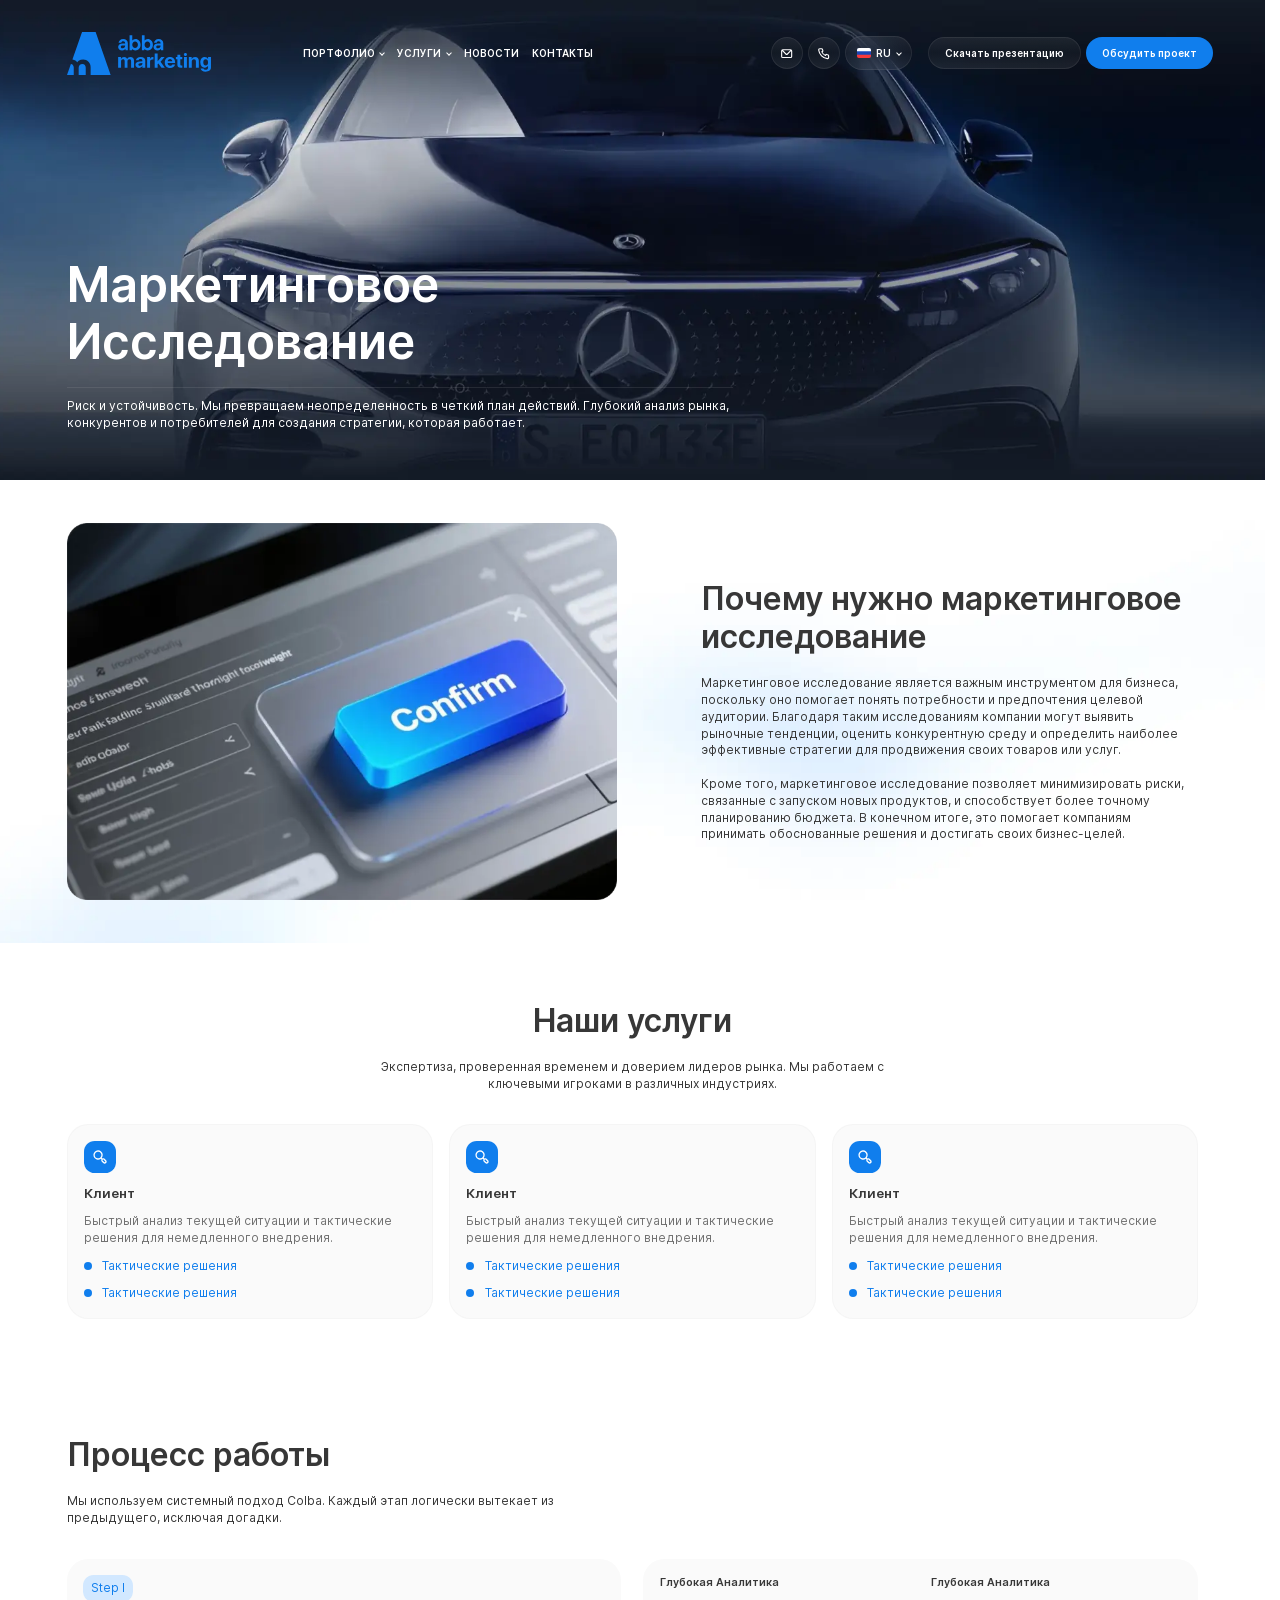
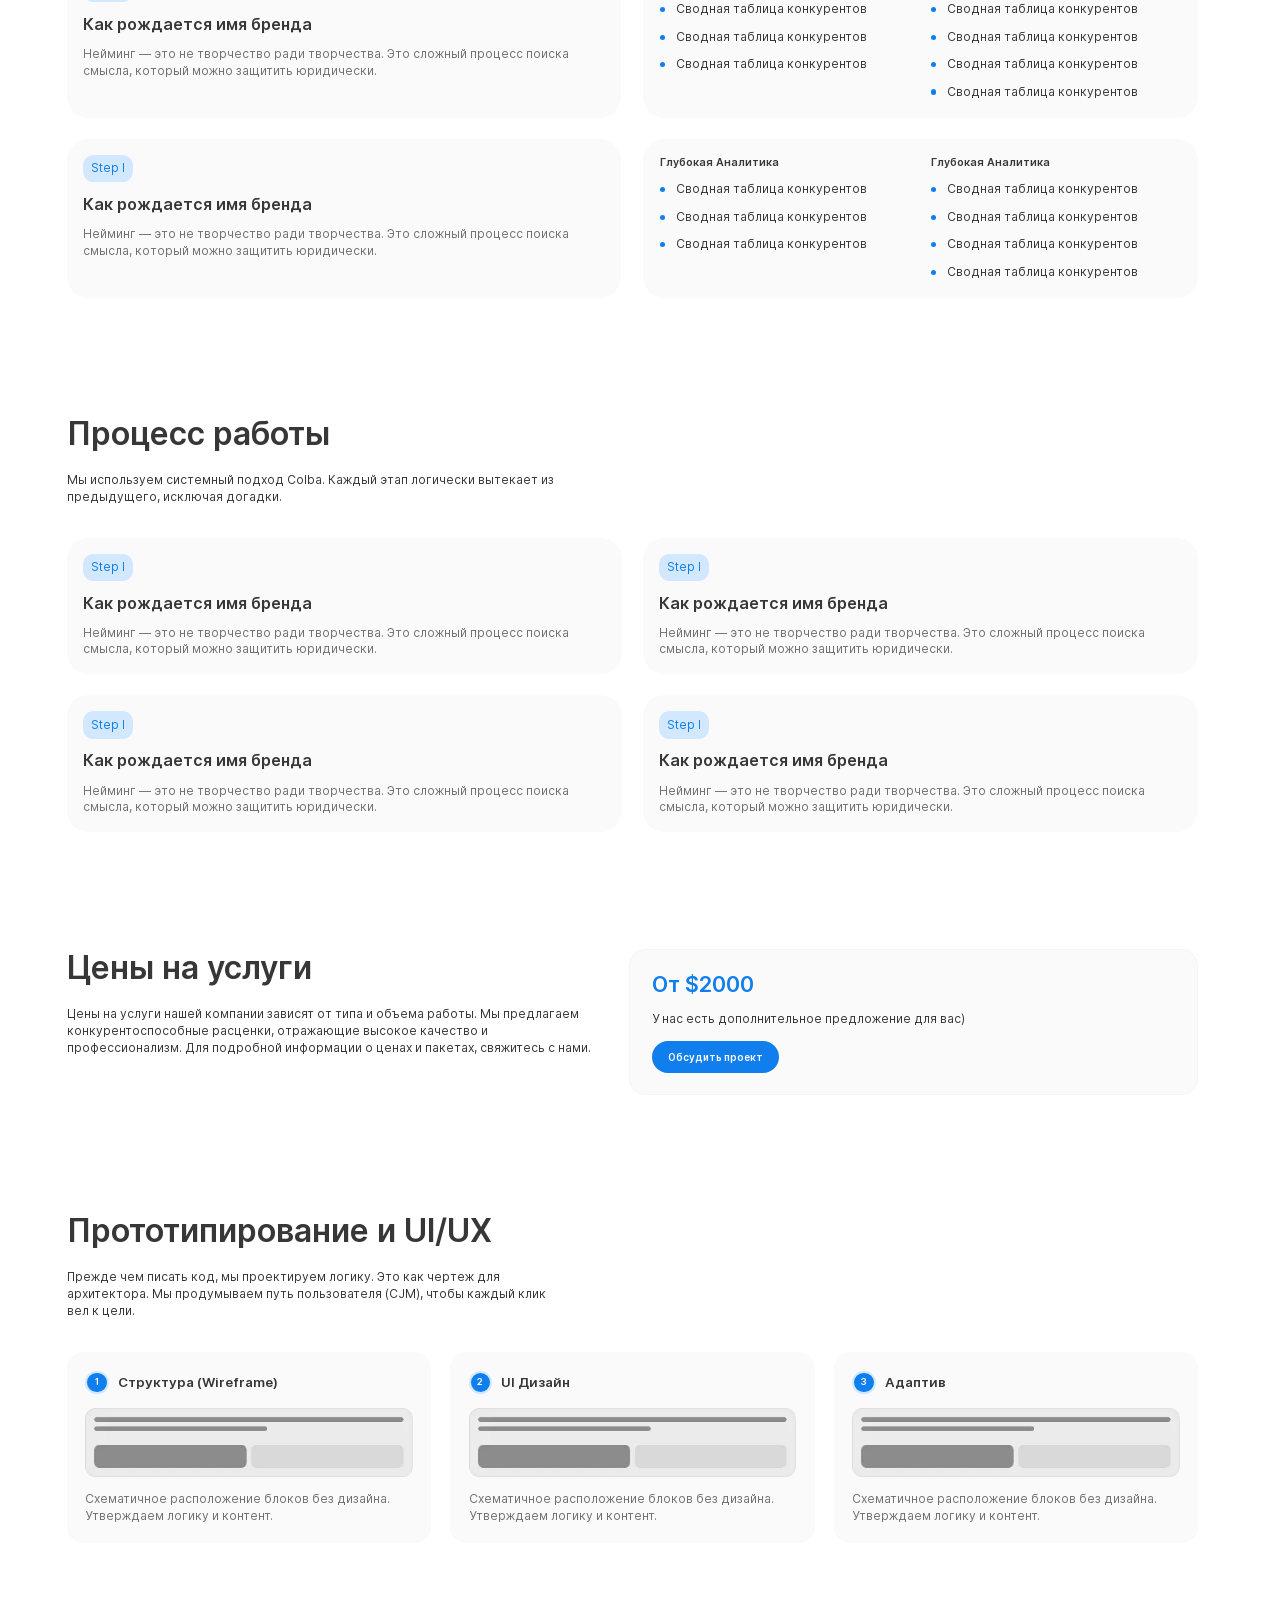
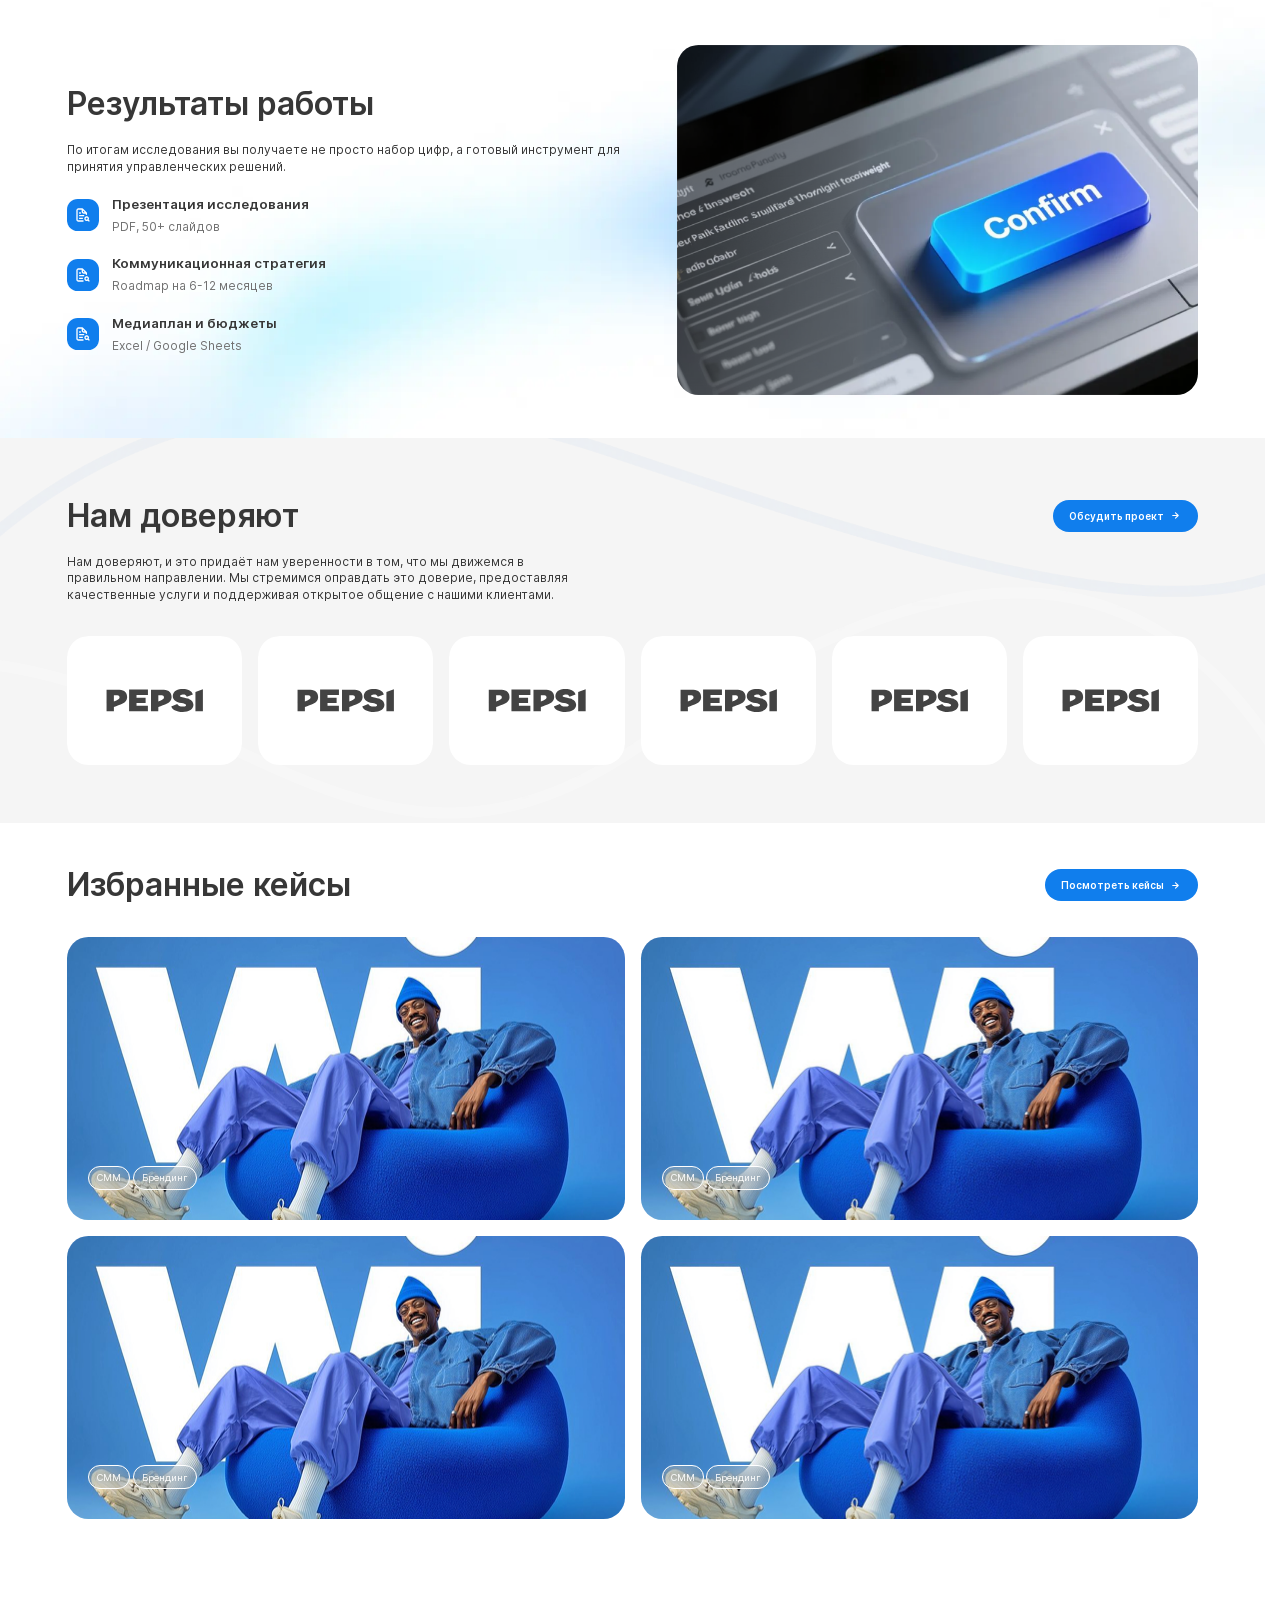
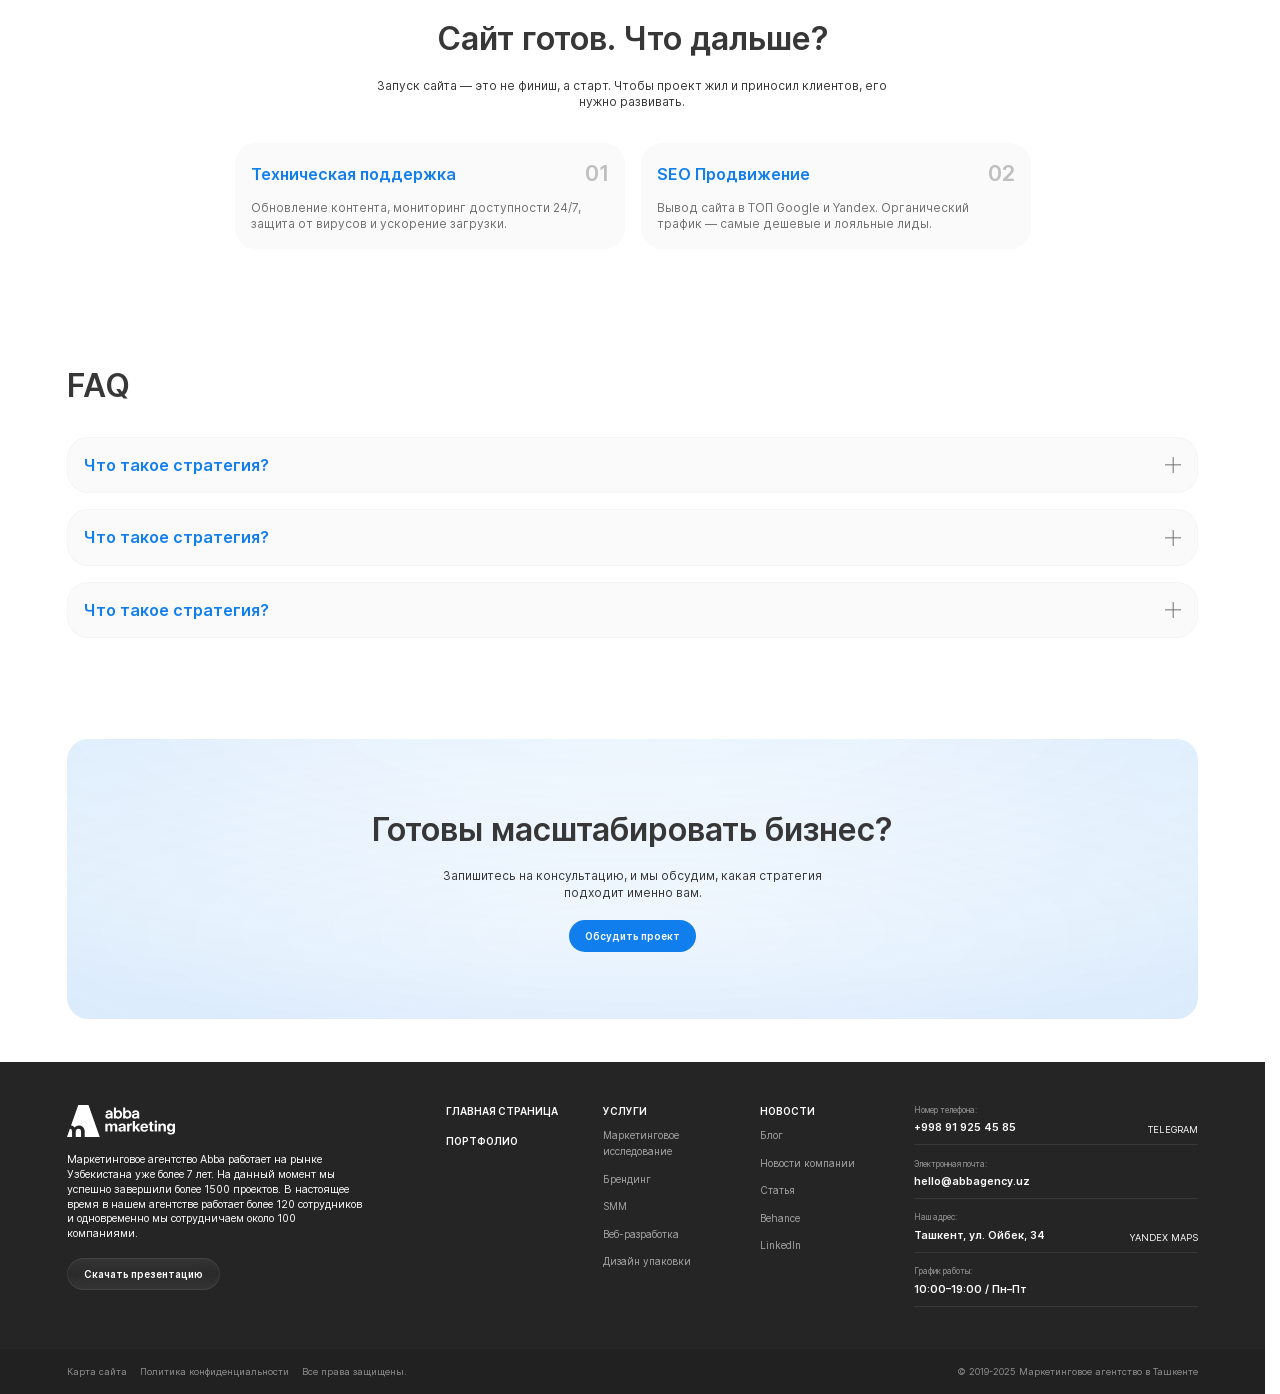
<file: single-service.html>
<!doctype html>
<html lang="en">
  <head>
    <meta charset="UTF-8" />
    <meta name="viewport" content="width=device-width, initial-scale=1.0" />

    <link
      rel="preload"
      href="./css/single-service.min.css"
      as="style"
      onload="this.rel = 'stylesheet'"
    />

    <title>Abba Single Service File</title>
  </head>
  <body>
    <div class="wrapper">
      <header class="header padding-inline-container">
        <div class="container">
          <div class="header__inner">
            <a class="header__logo" href="#">
              <img
                src="./images/header/blue-logo.svg"
                alt="abba marketing"
                loading="lazy"
                width="216"
                height="64"
              />
              <span class="sr-only"> abba marketing </span>
            </a>
            <nav class="header__nav">
              <ul class="header__list">
                <li class="header__item">
                  <div class="header__box">
                    <a class="header__link" href="#" data-js-button-menu>
                      Портфолио
                      <span class="header__link-arrow"></span>
                    </a>
                    <ul class="header__sub-list">
                      <li class="header__sub-item">
                        <div class="header__sub-box">
                          <a class="header__sub-link" href="#">
                            Маркетинговое исследование
                          </a>
                          <div class="header__sub-icon">
                            <img
                              src="./images/icons/s-d-arrow-white.svg"
                              alt="arrow"
                              loading="lazy"
                              width="10"
                              height="10"
                            />
                          </div>
                          <ul class="header__sub-sub-list">
                            <li class="header__sub-sub-item">
                              <div class="header__sub-sub-box">
                                <a class="header__sub-sub-link" href="#">
                                  Веб разработка
                                </a>
                                <div class="header__sub-sub-icon">
                                  <img
                                    src="./images/icons/s-r-arrow-white.svg"
                                    alt="arrow"
                                    loading="lazy"
                                    width="10"
                                    height="10"
                                  />
                                </div>
                              </div>
                            </li>
                            <li class="header__sub-sub-item">
                              <div class="header__sub-sub-box">
                                <a class="header__sub-sub-link" href="#">
                                  Веб разработка
                                </a>
                                <div class="header__sub-sub-icon">
                                  <img
                                    src="./images/icons/s-r-arrow-white.svg"
                                    alt="arrow"
                                    loading="lazy"
                                    width="10"
                                    height="10"
                                  />
                                </div>
                              </div>
                            </li>
                            <li class="header__sub-sub-item">
                              <div class="header__sub-sub-box">
                                <a class="header__sub-sub-link" href="#">
                                  Веб разработка
                                </a>
                                <div class="header__sub-sub-icon">
                                  <img
                                    src="./images/icons/s-r-arrow-white.svg"
                                    alt="arrow"
                                    loading="lazy"
                                    width="10"
                                    height="10"
                                  />
                                </div>
                              </div>
                            </li>
                            <li class="header__sub-sub-item">
                              <div class="header__sub-sub-box">
                                <a class="header__sub-sub-link" href="#">
                                  Веб разработка
                                </a>
                                <div class="header__sub-sub-icon">
                                  <img
                                    src="./images/icons/s-r-arrow-white.svg"
                                    alt="arrow"
                                    loading="lazy"
                                    width="10"
                                    height="10"
                                  />
                                </div>
                              </div>
                            </li>
                            <li class="header__sub-sub-item">
                              <div class="header__sub-sub-box">
                                <a class="header__sub-sub-link" href="#">
                                  Веб разработка
                                </a>
                                <div class="header__sub-sub-icon">
                                  <img
                                    src="./images/icons/s-r-arrow-white.svg"
                                    alt="arrow"
                                    loading="lazy"
                                    width="10"
                                    height="10"
                                  />
                                </div>
                              </div>
                            </li>
                            <li class="header__sub-sub-item">
                              <div class="header__sub-sub-box">
                                <a class="header__sub-sub-link" href="#">
                                  Веб разработка
                                </a>
                                <div class="header__sub-sub-icon">
                                  <img
                                    src="./images/icons/s-r-arrow-white.svg"
                                    alt="arrow"
                                    loading="lazy"
                                    width="10"
                                    height="10"
                                  />
                                </div>
                              </div>
                            </li>
                          </ul>
                        </div>
                      </li>
                      <li class="header__sub-item">
                        <div class="header__sub-box">
                          <a class="header__sub-link" href="#">
                            Маркетинговое исследование
                          </a>
                          <div class="header__sub-icon">
                            <img
                              src="./images/icons/s-d-arrow-white.svg"
                              alt="arrow"
                              loading="lazy"
                              width="10"
                              height="10"
                            />
                          </div>
                          <ul class="header__sub-sub-list">
                            <li class="header__sub-sub-item">
                              <div class="header__sub-sub-box">
                                <a class="header__sub-sub-link" href="#">
                                  SMM
                                </a>
                                <div class="header__sub-sub-icon">
                                  <img
                                    src="./images/icons/s-r-arrow-white.svg"
                                    alt="arrow"
                                    loading="lazy"
                                    width="10"
                                    height="10"
                                  />
                                </div>
                              </div>
                            </li>
                            <li class="header__sub-sub-item">
                              <div class="header__sub-sub-box">
                                <a class="header__sub-sub-link" href="#">
                                  SMM
                                </a>
                                <div class="header__sub-sub-icon">
                                  <img
                                    src="./images/icons/s-r-arrow-white.svg"
                                    alt="arrow"
                                    loading="lazy"
                                    width="10"
                                    height="10"
                                  />
                                </div>
                              </div>
                            </li>
                          </ul>
                        </div>
                      </li>
                      <li class="header__sub-item">
                        <div class="header__sub-box">
                          <a class="header__sub-link" href="#"> Брендинг </a>
                          <div class="header__sub-icon">
                            <img
                              src="./images/icons/s-d-arrow-white.svg"
                              alt="arrow"
                              loading="lazy"
                              width="10"
                              height="10"
                            />
                          </div>
                        </div>
                      </li>
                      <li class="header__sub-item">
                        <div class="header__sub-box">
                          <a class="header__sub-link" href="#">
                            Маркетинг в социальных сетях
                          </a>
                          <div class="header__sub-icon">
                            <img
                              src="./images/icons/s-d-arrow-white.svg"
                              alt="arrow"
                              loading="lazy"
                              width="10"
                              height="10"
                            />
                          </div>
                        </div>
                      </li>
                      <li class="header__sub-item">
                        <div class="header__sub-box">
                          <a class="header__sub-link" href="#">
                            Разработка веб-сайтов
                          </a>
                          <div class="header__sub-icon">
                            <img
                              src="./images/icons/s-d-arrow-white.svg"
                              alt="arrow"
                              loading="lazy"
                              width="10"
                              height="10"
                            />
                          </div>
                        </div>
                      </li>
                    </ul>
                  </div>
                </li>
                <li class="header__item">
                  <div class="header__box">
                    <a class="header__link" href="#" data-js-button-menu>
                      Услуги
                      <span class="header__link-arrow"></span>
                    </a>
                    <ul class="header__sub-list">
                      <li class="header__sub-item">
                        <div class="header__sub-box">
                          <a class="header__sub-link" href="#">
                            Маркетинговое исследование
                          </a>
                          <div class="header__sub-icon">
                            <img
                              src="./images/icons/s-d-arrow-white.svg"
                              alt="arrow"
                              loading="lazy"
                              width="10"
                              height="10"
                            />
                          </div>
                          <ul class="header__sub-sub-list">
                            <li class="header__sub-sub-item">
                              <div class="header__sub-sub-box">
                                <a class="header__sub-sub-link" href="#">
                                  Веб разработка
                                </a>
                                <div class="header__sub-sub-icon">
                                  <img
                                    src="./images/icons/s-r-arrow-white.svg"
                                    alt="arrow"
                                    loading="lazy"
                                    width="10"
                                    height="10"
                                  />
                                </div>
                              </div>
                            </li>
                          </ul>
                        </div>
                      </li>
                      <li class="header__sub-item">
                        <div class="header__sub-box">
                          <a class="header__sub-link" href="#"> Брендинг </a>
                          <div class="header__sub-icon">
                            <img
                              src="./images/icons/s-d-arrow-white.svg"
                              alt="arrow"
                              loading="lazy"
                              width="10"
                              height="10"
                            />
                          </div>
                        </div>
                      </li>
                      <li class="header__sub-item">
                        <div class="header__sub-box">
                          <a class="header__sub-link" href="#">
                            Маркетинг в социальных сетях
                          </a>
                          <div class="header__sub-icon">
                            <img
                              src="./images/icons/s-d-arrow-white.svg"
                              alt="arrow"
                              loading="lazy"
                              width="10"
                              height="10"
                            />
                          </div>
                        </div>
                      </li>
                      <li class="header__sub-item">
                        <div class="header__sub-box">
                          <a class="header__sub-link" href="#">
                            Разработка веб-сайтов
                          </a>
                          <div class="header__sub-icon">
                            <img
                              src="./images/icons/s-d-arrow-white.svg"
                              alt="arrow"
                              loading="lazy"
                              width="10"
                              height="10"
                            />
                          </div>
                        </div>
                      </li>
                    </ul>
                  </div>
                </li>
                <li class="header__item">
                  <a class="header__link" href="#"> Новости </a>
                </li>
                <li class="header__item">
                  <a class="header__link" href="#"> Контакты </a>
                </li>
              </ul>
            </nav>
            <a class="header__mail bg-filter" href="mailto:example@gmail.com">
              <svg fill="none" xmlns="http://www.w3.org/2000/svg">
                <path
                  d="M15.834 3.333H4.167a2.5 2.5 0 0 0-2.5 2.5v8.334a2.5 2.5 0 0 0 2.5 2.5h11.667a2.5 2.5 0 0 0 2.5-2.5V5.833a2.5 2.5 0 0 0-2.5-2.5ZM15.492 5l-4.9 4.9a.833.833 0 0 1-1.183 0L4.509 5h10.983Zm1.175 9.167a.833.833 0 0 1-.833.833H4.167a.833.833 0 0 1-.833-.833V6.175l4.9 4.9a2.5 2.5 0 0 0 3.533 0l4.9-4.9v7.992Z"
                  fill="none"
                />
              </svg>
            </a>
            <a class="header__phone bg-filter" href="tel:+123456789">
              <svg fill="none" xmlns="http://www.w3.org/2000/svg">
                <path
                  d="M16.2 10.833c-.183 0-.375-.058-.558-.1a7.861 7.861 0 0 1-1.092-.325 1.667 1.667 0 0 0-2.067.834l-.183.375a10.148 10.148 0 0 1-2.217-1.667 10.15 10.15 0 0 1-1.666-2.217l.35-.233A1.667 1.667 0 0 0 9.6 5.433a8.609 8.609 0 0 1-.325-1.091 6.18 6.18 0 0 1-.1-.567 2.5 2.5 0 0 0-2.5-2.075h-2.5a2.5 2.5 0 0 0-2.5 2.842 15.833 15.833 0 0 0 13.767 13.716h.316a2.5 2.5 0 0 0 2.285-1.481 2.5 2.5 0 0 0 .215-1.027v-2.5a2.5 2.5 0 0 0-2.058-2.417Zm.416 5a.834.834 0 0 1-.602.802.875.875 0 0 1-.364.032A14.167 14.167 0 0 1 3.392 4.35a.908.908 0 0 1 .208-.683.833.833 0 0 1 .625-.284h2.5a.833.833 0 0 1 .833.659c.034.227.075.452.125.675.096.439.225.87.384 1.291L6.9 6.55a.834.834 0 0 0-.408 1.108 12.075 12.075 0 0 0 5.833 5.834c.203.083.43.083.633 0a.835.835 0 0 0 .475-.434l.517-1.166c.43.154.87.282 1.317.383.222.05.447.092.675.125a.833.833 0 0 1 .658.833l.016 2.6Z"
                  fill="none"
                />
              </svg>
            </a>
            <div class="header__langs dropdown bg-filter" id="langDropdown">
              <button class="dropdown__toggle header__langs-toggle">
                <img
                  src="./images/icons/ru.svg"
                  alt="RU"
                  loading="lazy"
                  width="21"
                  height="15"
                />
                <span class="dropdown__selected header__langs-selected"
                  >RU</span
                >
                <span class="dropdown__arrow header__langs-arrow"></span>
              </button>

              <ul class="dropdown__menu header__langs-menu">
                <li class="dropdown__item header__langs-item">
                  <button
                    class="dropdown__button header__langs-button"
                    type="button"
                    role="option"
                    data-value="RU"
                  >
                    <img
                      src="./images/icons/ru.svg"
                      alt="RU"
                      loading="lazy"
                      width="21"
                      height="15"
                    />
                    RU
                  </button>
                </li>
                <li class="dropdown__item header__langs-item">
                  <button
                    class="dropdown__button header__langs-button"
                    type="button"
                    role="option"
                    data-value="UZ"
                  >
                    <img
                      src="./images/icons/uz.svg"
                      alt="UZ"
                      loading="lazy"
                      width="21"
                      height="15"
                    />
                    UZ
                  </button>
                </li>
                <li class="dropdown__item header__langs-item">
                  <button
                    class="dropdown__button header__langs-button"
                    type="button"
                    role="option"
                    data-value="EN"
                  >
                    <img
                      src="./images/icons/en.svg"
                      alt="EN"
                      loading="lazy"
                      width="21"
                      height="15"
                    />
                    EN
                  </button>
                </li>
              </ul>
            </div>
            <a class="header__presentation bg-filter" href="google.com" download
              >Скачать презентацию</a
            >
            <button
              class="header__callback button-primary"
              type="button"
              data-js-button-modal
            >
              Обсудить проект
            </button>
            <button class="header__burger bg-filter" type="button">
              <span></span>
              <span></span>
              <span></span>
            </button>
          </div>
        </div>
      </header>
      <main class="main">
        <section
          class="intro padding-inline-container"
          style="
            background-image: url(&quot;./images/single-main-service/intro.webp&quot;);
          "
        >
          <div class="container">
            <div class="intro__inner">
              <div class="intro__content">
                <h1 class="intro__title">
                  Маркетинговое
                  <br />
                  Исследование
                </h1>
                <div class="intro__text">
                  Риск и устойчивость. Мы превращаем неопределенность в четкий
                  план действий. Глубокий анализ рынка, конкурентов и
                  потребителей для создания стратегии, которая работает.
                </div>
              </div>
            </div>
          </div>
        </section>
        <section class="service-info padding-inline-container">
          <div class="container">
            <div class="service-info__inner padding-section-block-container">
              <div class="service-info__picture">
                <img
                  src="./images/single-main-service/info.webp"
                  alt="Почему нужно маркетинговое исследование"
                  loading="lazy"
                  width="848"
                  height="582"
                />
              </div>
              <div class="service-info__content">
                <h2 class="service-info__title section-title mb-sm">
                  Почему нужно маркетинговое исследование
                </h2>
                <p class="service-info__text">
                  Маркетинговое исследование является важным инструментом для
                  бизнеса, поскольку оно помогает понять потребности и
                  предпочтения целевой аудитории. Благодаря таким исследованиям
                  компании могут выявить рыночные тенденции, оценить
                  конкурентную среду и определить наиболее эффективные стратегии
                  для продвижения своих товаров или услуг.
                  <br />
                  <br />
                  Кроме того, маркетинговое исследование позволяет
                  минимизировать риски, связанные с запуском новых продуктов, и
                  способствует более точному планированию бюджета. В конечном
                  итоге, это помогает компаниям принимать обоснованные решения и
                  достигать своих бизнес-целей.
                </p>
              </div>
            </div>
          </div>
        </section>
        <section class="service-solutions padding-inline-container">
          <div class="container">
            <div
              class="service-solutions__inner padding-big-block-container centered"
            >
              <h2 class="service-solutions__title section-title mb-sm centered">
                Наши услуги
              </h2>
              <div class="service-solutions__text mb-md centered">
                Экспертиза, проверенная временем и доверием лидеров рынка. Мы
                работаем с ключевыми игроками в различных индустриях.
              </div>
              <ul class="service-solutions__list grid-3">
                <li class="service-solutions__item">
                  <div class="content-box">
                    <div class="content-wrapper">
                      <div class="content-icon">
                        <img
                          src="./images/icons/advantage.svg"
                          alt="Клиент"
                          loading="lazy"
                          width="48"
                          height="48"
                        />
                      </div>
                      <h3 class="content-label">Клиент</h3>
                    </div>
                    <p class="content-text">
                      Быстрый анализ текущей ситуации и тактические решения для
                      немедленного внедрения.
                    </p>
                    <ul class="content-advantages">
                      <li class="content-advantage">
                        <div class="content-overlay">
                          <div class="content-circle"></div>
                          <div class="content-value">Тактические решения</div>
                        </div>
                      </li>
                      <li class="content-advantage">
                        <div class="content-overlay">
                          <div class="content-circle"></div>
                          <div class="content-value">Тактические решения</div>
                        </div>
                      </li>
                    </ul>
                  </div>
                </li>
                <li class="service-solutions__item">
                  <div class="content-box">
                    <div class="content-wrapper">
                      <div class="content-icon">
                        <img
                          src="./images/icons/advantage.svg"
                          alt="Клиент"
                          loading="lazy"
                          width="48"
                          height="48"
                        />
                      </div>
                      <h3 class="content-label">Клиент</h3>
                    </div>
                    <p class="content-text">
                      Быстрый анализ текущей ситуации и тактические решения для
                      немедленного внедрения.
                    </p>
                    <ul class="content-advantages">
                      <li class="content-advantage">
                        <div class="content-overlay">
                          <div class="content-circle"></div>
                          <div class="content-value">Тактические решения</div>
                        </div>
                      </li>
                      <li class="content-advantage">
                        <div class="content-overlay">
                          <div class="content-circle"></div>
                          <div class="content-value">Тактические решения</div>
                        </div>
                      </li>
                    </ul>
                  </div>
                </li>
                <li class="service-solutions__item grid-full">
                  <div class="content-box">
                    <div class="content-wrapper">
                      <div class="content-icon">
                        <img
                          src="./images/icons/advantage.svg"
                          alt="Клиент"
                          loading="lazy"
                          width="48"
                          height="48"
                        />
                      </div>
                      <h3 class="content-label">Клиент</h3>
                    </div>
                    <p class="content-text">
                      Быстрый анализ текущей ситуации и тактические решения для
                      немедленного внедрения.
                    </p>
                    <ul class="content-advantages">
                      <li class="content-advantage">
                        <div class="content-overlay">
                          <div class="content-circle"></div>
                          <div class="content-value">Тактические решения</div>
                        </div>
                      </li>
                      <li class="content-advantage">
                        <div class="content-overlay">
                          <div class="content-circle"></div>
                          <div class="content-value">Тактические решения</div>
                        </div>
                      </li>
                    </ul>
                  </div>
                </li>
              </ul>
            </div>
          </div>
        </section>
        <section class="work-process padding-inline-container">
          <div class="container">
            <div class="work-process__inner padding-big-block-container">
              <h2 class="work-process__title section-title mb-sm">
                Процесс работы
              </h2>
              <p class="work-process__text mb-md">
                Мы используем системный подход Colba. Каждый этап логически
                вытекает из предыдущего, исключая догадки.
              </p>
              <ul class="work-process__list">
                <li class="work-process__item">
                  <div class="work-process__box">
                    <div class="work-process__wrapper">
                      <div class="work-process__step">Step I</div>
                      <h3 class="work-process__label">
                        Как рождается имя бренда
                      </h3>
                      <p class="work-process__content">
                        Нейминг — это не творчество ради творчества. Это сложный
                        процесс поиска смысла, который можно защитить
                        юридически.
                      </p>
                    </div>
                    <div class="work-process__info">
                      <div class="work-process__column">
                        <h4 class="work-process__small-label">
                          Глубокая Аналитика
                        </h4>
                        <ul class="work-process__sublist">
                          <li class="work-process__subitem">
                            <div class="work-process__subbox">
                              <div class="work-process__subcircle"></div>
                              <div class="work-process__subvalue">
                                Сводная таблица конкурентов
                              </div>
                            </div>
                          </li>
                          <li class="work-process__subitem">
                            <div class="work-process__subbox">
                              <div class="work-process__subcircle"></div>
                              <div class="work-process__subvalue">
                                Сводная таблица конкурентов
                              </div>
                            </div>
                          </li>
                          <li class="work-process__subitem">
                            <div class="work-process__subbox">
                              <div class="work-process__subcircle"></div>
                              <div class="work-process__subvalue">
                                Сводная таблица конкурентов
                              </div>
                            </div>
                          </li>
                        </ul>
                      </div>
                      <div class="work-process__column">
                        <h4 class="work-process__small-label">
                          Глубокая Аналитика
                        </h4>
                        <ul class="work-process__sublist">
                          <li class="work-process__subitem">
                            <div class="work-process__subbox">
                              <div class="work-process__subcircle"></div>
                              <div class="work-process__subvalue">
                                Сводная таблица конкурентов
                              </div>
                            </div>
                          </li>
                          <li class="work-process__subitem">
                            <div class="work-process__subbox">
                              <div class="work-process__subcircle"></div>
                              <div class="work-process__subvalue">
                                Сводная таблица конкурентов
                              </div>
                            </div>
                          </li>
                          <li class="work-process__subitem">
                            <div class="work-process__subbox">
                              <div class="work-process__subcircle"></div>
                              <div class="work-process__subvalue">
                                Сводная таблица конкурентов
                              </div>
                            </div>
                          </li>
                          <li class="work-process__subitem">
                            <div class="work-process__subbox">
                              <div class="work-process__subcircle"></div>
                              <div class="work-process__subvalue">
                                Сводная таблица конкурентов
                              </div>
                            </div>
                          </li>
                        </ul>
                      </div>
                    </div>
                  </div>
                </li>
                <li class="work-process__item">
                  <div class="work-process__box">
                    <div class="work-process__wrapper">
                      <div class="work-process__step">Step I</div>
                      <h3 class="work-process__label">
                        Как рождается имя бренда
                      </h3>
                      <p class="work-process__content">
                        Нейминг — это не творчество ради творчества. Это сложный
                        процесс поиска смысла, который можно защитить
                        юридически.
                      </p>
                    </div>
                    <div class="work-process__info">
                      <div class="work-process__column">
                        <h4 class="work-process__small-label">
                          Глубокая Аналитика
                        </h4>
                        <ul class="work-process__sublist">
                          <li class="work-process__subitem">
                            <div class="work-process__subbox">
                              <div class="work-process__subcircle"></div>
                              <div class="work-process__subvalue">
                                Сводная таблица конкурентов
                              </div>
                            </div>
                          </li>
                          <li class="work-process__subitem">
                            <div class="work-process__subbox">
                              <div class="work-process__subcircle"></div>
                              <div class="work-process__subvalue">
                                Сводная таблица конкурентов
                              </div>
                            </div>
                          </li>
                          <li class="work-process__subitem">
                            <div class="work-process__subbox">
                              <div class="work-process__subcircle"></div>
                              <div class="work-process__subvalue">
                                Сводная таблица конкурентов
                              </div>
                            </div>
                          </li>
                        </ul>
                      </div>
                      <div class="work-process__column">
                        <h4 class="work-process__small-label">
                          Глубокая Аналитика
                        </h4>
                        <ul class="work-process__sublist">
                          <li class="work-process__subitem">
                            <div class="work-process__subbox">
                              <div class="work-process__subcircle"></div>
                              <div class="work-process__subvalue">
                                Сводная таблица конкурентов
                              </div>
                            </div>
                          </li>
                          <li class="work-process__subitem">
                            <div class="work-process__subbox">
                              <div class="work-process__subcircle"></div>
                              <div class="work-process__subvalue">
                                Сводная таблица конкурентов
                              </div>
                            </div>
                          </li>
                          <li class="work-process__subitem">
                            <div class="work-process__subbox">
                              <div class="work-process__subcircle"></div>
                              <div class="work-process__subvalue">
                                Сводная таблица конкурентов
                              </div>
                            </div>
                          </li>
                          <li class="work-process__subitem">
                            <div class="work-process__subbox">
                              <div class="work-process__subcircle"></div>
                              <div class="work-process__subvalue">
                                Сводная таблица конкурентов
                              </div>
                            </div>
                          </li>
                        </ul>
                      </div>
                    </div>
                  </div>
                </li>
              </ul>
            </div>
          </div>
        </section>
        <section class="work-process padding-inline-container">
          <div class="container">
            <div class="work-process__inner padding-big-block-container">
              <h2 class="work-process__title section-title mb-sm">
                Процесс работы
              </h2>
              <p class="work-process__text mb-md">
                Мы используем системный подход Colba. Каждый этап логически
                вытекает из предыдущего, исключая догадки.
              </p>
              <ul class="work-process__grid">
                <li class="work-process__item">
                  <div class="work-process__box">
                    <div class="work-process__wrapper">
                      <div class="work-process__step">Step I</div>
                      <h3 class="work-process__label">
                        Как рождается имя бренда
                      </h3>
                      <p class="work-process__content">
                        Нейминг — это не творчество ради творчества. Это сложный
                        процесс поиска смысла, который можно защитить
                        юридически.
                      </p>
                    </div>
                  </div>
                </li>
                <li class="work-process__item">
                  <div class="work-process__box">
                    <div class="work-process__wrapper">
                      <div class="work-process__step">Step I</div>
                      <h3 class="work-process__label">
                        Как рождается имя бренда
                      </h3>
                      <p class="work-process__content">
                        Нейминг — это не творчество ради творчества. Это сложный
                        процесс поиска смысла, который можно защитить
                        юридически.
                      </p>
                    </div>
                  </div>
                </li>
                <li class="work-process__item">
                  <div class="work-process__box">
                    <div class="work-process__wrapper">
                      <div class="work-process__step">Step I</div>
                      <h3 class="work-process__label">
                        Как рождается имя бренда
                      </h3>
                      <p class="work-process__content">
                        Нейминг — это не творчество ради творчества. Это сложный
                        процесс поиска смысла, который можно защитить
                        юридически.
                      </p>
                    </div>
                  </div>
                </li>
                <li class="work-process__item">
                  <div class="work-process__box">
                    <div class="work-process__wrapper">
                      <div class="work-process__step">Step I</div>
                      <h3 class="work-process__label">
                        Как рождается имя бренда
                      </h3>
                      <p class="work-process__content">
                        Нейминг — это не творчество ради творчества. Это сложный
                        процесс поиска смысла, который можно защитить
                        юридически.
                      </p>
                    </div>
                  </div>
                </li>
              </ul>
            </div>
          </div>
        </section>
        <section class="price padding-inline-container">
          <div class="container">
            <div class="price__inner padding-big-block-container">
              <div class="price__content">
                <h2 class="price__title section-title mb-sm">Цены на услуги</h2>
                <p class="price__text">
                  Цены на услуги нашей компании зависят от типа и объема работы.
                  Мы предлагаем конкурентоспособные расценки, отражающие высокое
                  качество и профессионализм. Для подробной информации о ценах и
                  пакетах, свяжитесь с нами.
                </p>
              </div>
              <div class="price__wrapper">
                <div class="price__value">От $2000</div>
                <div class="price__description">
                  У нас есть дополнительное предложение для вас)
                </div>
                <button
                  class="price__button button-primary"
                  type="button"
                  data-js-button-modal
                >
                  Обсудить проект
                </button>
              </div>
            </div>
          </div>
        </section>
        <section class="process padding-inline-container">
          <div class="container">
            <div class="process__inner padding-big-block-container">
              <h2 class="process__title section-title mb-sm">
                Прототипирование и UI/UX
              </h2>
              <div class="process__text mb-md">
                Прежде чем писать код, мы проектируем логику. Это как чертеж для
                архитектора. Мы продумываем путь пользователя (CJM), чтобы
                каждый клик вел к цели.
              </div>
              <ul class="process__list">
                <li class="process__item">
                  <div class="process__box">
                    <div class="process__top">
                      <div class="process__step">1</div>
                      <h3 class="process__label">Структура (Wireframe)</h3>
                    </div>
                    <div class="process__picture">
                      <img
                        src="./images/single-main-service/process-1.webp"
                        alt="Структура (Wireframe)"
                        loading="lazy"
                        width="496"
                        height="105"
                      />
                    </div>
                    <div class="process__description">
                      Схематичное расположение блоков без дизайна. Утверждаем
                      логику и контент.
                    </div>
                  </div>
                </li>
                <li class="process__item">
                  <div class="process__box">
                    <div class="process__top">
                      <div class="process__step">2</div>
                      <h3 class="process__label">UI Дизайн</h3>
                    </div>
                    <div class="process__picture">
                      <img
                        src="./images/single-main-service/process-1.webp"
                        alt="Структура (Wireframe)"
                        loading="lazy"
                        width="496"
                        height="105"
                      />
                    </div>
                    <div class="process__description">
                      Схематичное расположение блоков без дизайна. Утверждаем
                      логику и контент.
                    </div>
                  </div>
                </li>
                <li class="process__item">
                  <div class="process__box">
                    <div class="process__top">
                      <div class="process__step">3</div>
                      <h3 class="process__label">Адаптив</h3>
                    </div>
                    <div class="process__picture">
                      <img
                        src="./images/single-main-service/process-1.webp"
                        alt="Структура (Wireframe)"
                        loading="lazy"
                        width="496"
                        height="105"
                      />
                    </div>
                    <div class="process__description">
                      Схематичное расположение блоков без дизайна. Утверждаем
                      логику и контент.
                    </div>
                  </div>
                </li>
              </ul>
            </div>
          </div>
        </section>
        <section
          class="work-result padding-inline-container"
          style="
            background-image: url(&quot;./images/single-main-service/work-result.webp&quot;);
          "
        >
          <div class="container">
            <div class="work-result__inner padding-section-block-container">
              <div class="work-result__content">
                <h2 class="work-result__title section-title mb-sm">
                  Результаты работы
                </h2>
                <div class="work-result__text mb-sm">
                  По итогам исследования вы получаете не просто набор цифр, а
                  готовый инструмент для принятия управленческих решений.
                </div>
                <ul class="work-result__list">
                  <li class="work-result__item">
                    <div class="work-result__box">
                      <div class="work-result__icon">
                        <img
                          src="./images/icons/work-result.svg"
                          alt="Icon"
                          loading="lazy"
                          width="48"
                          height="48"
                        />
                      </div>
                      <div class="work-result__wrapper">
                        <h3 class="work-result__label">
                          Презентация исследования
                        </h3>
                        <div class="work-result__description">
                          PDF, 50+ слайдов
                        </div>
                      </div>
                    </div>
                  </li>
                  <li class="work-result__item">
                    <div class="work-result__box">
                      <div class="work-result__icon">
                        <img
                          src="./images/icons/work-result.svg"
                          alt="Icon"
                          loading="lazy"
                          width="48"
                          height="48"
                        />
                      </div>
                      <div class="work-result__wrapper">
                        <h3 class="work-result__label">
                          Коммуникационная стратегия
                        </h3>
                        <div class="work-result__description">
                          Roadmap на 6-12 месяцев
                        </div>
                      </div>
                    </div>
                  </li>
                  <li class="work-result__item">
                    <div class="work-result__box">
                      <div class="work-result__icon">
                        <img
                          src="./images/icons/work-result.svg"
                          alt="Icon"
                          loading="lazy"
                          width="48"
                          height="48"
                        />
                      </div>
                      <div class="work-result__wrapper">
                        <h3 class="work-result__label">Медиаплан и бюджеты</h3>
                        <div class="work-result__description">
                          Excel / Google Sheets
                        </div>
                      </div>
                    </div>
                  </li>
                </ul>
              </div>
              <div class="work-result__picture">
                <img
                  src="./images/single-main-service/confirm.png"
                  alt="confirm"
                  loading="lazy"
                  width="866"
                  height="582"
                />
              </div>
            </div>
          </div>
        </section>
        <section class="partners">
          <div
            class="partners__overlay padding-inline-container"
            style="
              background-image: url(&quot;./images/single-main-service/partners-bg.webp&quot;);
            "
          >
            <div class="container">
              <div class="partners__inner padding-big-block-container">
                <div class="partners__top mb-sm">
                  <h2 class="partners__title section-title">Нам доверяют</h2>
                  <button
                    class="partners__button-first button-primary"
                    type="button"
                    data-js-button-modal
                  >
                    Обсудить проект
                    <span>
                      <img
                        src="./images/icons/arrow-right-white.svg"
                        alt="arrow"
                        loading="lazy"
                        width="20"
                        height="20"
                      />
                    </span>
                  </button>
                </div>
                <p class="partners__text mb-md">
                  Нам доверяют, и это придаёт нам уверенности в том, что мы
                  движемся в правильном направлении. Мы стремимся оправдать это
                  доверие, предоставляя качественные услуги и поддерживая
                  открытое общение с нашими клиентами.
                </p>
                <ul class="partners__list">
                  <li class="partners__item">
                    <div class="partners__box">
                      <img
                        src="./images/single-main-service/logo.svg"
                        alt="logo"
                        loading="lazy"
                        width="266"
                        height="196"
                      />
                    </div>
                  </li>
                  <li class="partners__item">
                    <div class="partners__box">
                      <img
                        src="./images/single-main-service/logo.svg"
                        alt="logo"
                        loading="lazy"
                        width="266"
                        height="196"
                      />
                    </div>
                  </li>
                  <li class="partners__item">
                    <div class="partners__box">
                      <img
                        src="./images/single-main-service/logo.svg"
                        alt="logo"
                        loading="lazy"
                        width="266"
                        height="196"
                      />
                    </div>
                  </li>
                  <li class="partners__item">
                    <div class="partners__box">
                      <img
                        src="./images/single-main-service/logo.svg"
                        alt="logo"
                        loading="lazy"
                        width="266"
                        height="196"
                      />
                    </div>
                  </li>
                  <li class="partners__item">
                    <div class="partners__box">
                      <img
                        src="./images/single-main-service/logo.svg"
                        alt="logo"
                        loading="lazy"
                        width="266"
                        height="196"
                      />
                    </div>
                  </li>
                  <li class="partners__item">
                    <div class="partners__box">
                      <img
                        src="./images/single-main-service/logo.svg"
                        alt="logo"
                        loading="lazy"
                        width="266"
                        height="196"
                      />
                    </div>
                  </li>
                </ul>
                <button
                  class="partners__button-second button-primary"
                  type="button"
                  data-js-button-modal
                >
                  Обсудить проект
                  <span>
                    <img
                      src="./images/icons/arrow-right-white.svg"
                      alt="arrow"
                      loading="lazy"
                      width="20"
                      height="20"
                    />
                  </span>
                </button>
              </div>
            </div>
          </div>
        </section>
        <section class="selected-cases padding-inline-container">
          <div class="container">
            <div class="selected-cases__inner padding-section-block-container">
              <div class="selected-cases__top mb-md">
                <h2 class="selected-cases__title section-title">
                  Избранные кейсы
                </h2>
                <a class="selected-cases__link-first button-primary" href="#">
                  Посмотреть кейсы
                  <span>
                    <img
                      src="./images/icons/arrow-right-white.svg"
                      alt="arrow"
                      loading="lazy"
                      width="20"
                      height="20"
                    />
                  </span>
                </a>
              </div>
              <!-- <div class="selected-cases__description mb-md">
                Прежде чем писать код, мы проектируем логику. Это как чертеж для архитектора. Мы продумываем путь пользователя (CJM), чтобы каждый клик вел к цели.
              </div> -->
              <ul class="selected-cases__list">
                <li class="selected-cases__item">
                  <div
                    class="selected-cases__box project-box"
                    style="
                      background-image: url(&quot;./images/projects/project-1.jpg&quot;);
                    "
                  >
                    <div class="selected-cases__content project-content">
                      <ul class="selected-cases__tags project-tags">
                        <li class="selected-cases__tag project-tag">
                          <div
                            class="selected-cases__tag-box project-tag-box bg-filter"
                          >
                            СММ
                          </div>
                        </li>
                        <li class="selected-cases__tag project-tag">
                          <div
                            class="selected-cases__tag-box project-tag-box bg-filter"
                          >
                            Брендинг
                          </div>
                        </li>
                      </ul>
                      <div class="selected-cases__wrap project-wrap">
                        <div
                          class="selected-cases__wrap-overlay project-wrap-overlay"
                        >
                          <h3 class="selected-cases__label project-label">
                            Название проекта
                          </h3>
                          <p class="selected-cases__text project-text">
                            Lorem ipsum dolor sit amet consectetur adipisicing
                            elit. Rem, maiores.
                          </p>
                          <div class="selected-cases__overlay project-overlay">
                            <a
                              class="selected-cases__link project-link button-primary"
                              href="#"
                            >
                              Подробнее
                              <span>
                                <img
                                  src="./images/icons/arrow-right-white.svg"
                                  alt="arrow"
                                  loading="lazy"
                                  width="20"
                                  height="20"
                                />
                              </span>
                            </a>
                            <div
                              class="selected-cases__company project-company"
                            >
                              Название компании
                            </div>
                          </div>
                        </div>
                      </div>
                    </div>
                  </div>
                </li>
                <li class="selected-cases__item">
                  <div
                    class="selected-cases__box project-box"
                    style="
                      background-image: url(&quot;./images/projects/project-1.jpg&quot;);
                    "
                  >
                    <div class="selected-cases__content project-content">
                      <ul class="selected-cases__tags project-tags">
                        <li class="selected-cases__tag project-tag">
                          <div
                            class="selected-cases__tag-box project-tag-box bg-filter"
                          >
                            СММ
                          </div>
                        </li>
                        <li class="selected-cases__tag project-tag">
                          <div
                            class="selected-cases__tag-box project-tag-box bg-filter"
                          >
                            Брендинг
                          </div>
                        </li>
                      </ul>
                      <div class="selected-cases__wrap project-wrap">
                        <div
                          class="selected-cases__wrap-overlay project-wrap-overlay"
                        >
                          <h3 class="selected-cases__label project-label">
                            Название проекта
                          </h3>
                          <p class="selected-cases__text project-text">
                            Lorem ipsum dolor sit amet consectetur adipisicing
                            elit. Rem, maiores.
                          </p>
                          <div class="selected-cases__overlay project-overlay">
                            <a
                              class="selected-cases__link project-link button-primary"
                              href="#"
                            >
                              Подробнее
                              <span>
                                <img
                                  src="./images/icons/arrow-right-white.svg"
                                  alt="arrow"
                                  loading="lazy"
                                  width="20"
                                  height="20"
                                />
                              </span>
                            </a>
                            <div
                              class="selected-cases__company project-company"
                            >
                              Название компании
                            </div>
                          </div>
                        </div>
                      </div>
                    </div>
                  </div>
                </li>
                <li class="selected-cases__item">
                  <div
                    class="selected-cases__box project-box"
                    style="
                      background-image: url(&quot;./images/projects/project-1.jpg&quot;);
                    "
                  >
                    <div class="selected-cases__content project-content">
                      <ul class="selected-cases__tags project-tags">
                        <li class="selected-cases__tag project-tag">
                          <div
                            class="selected-cases__tag-box project-tag-box bg-filter"
                          >
                            СММ
                          </div>
                        </li>
                        <li class="selected-cases__tag project-tag">
                          <div
                            class="selected-cases__tag-box project-tag-box bg-filter"
                          >
                            Брендинг
                          </div>
                        </li>
                      </ul>
                      <div class="selected-cases__wrap project-wrap">
                        <div
                          class="selected-cases__wrap-overlay project-wrap-overlay"
                        >
                          <h3 class="selected-cases__label project-label">
                            Название проекта
                          </h3>
                          <p class="selected-cases__text project-text">
                            Lorem ipsum dolor sit amet consectetur adipisicing
                            elit. Rem, maiores.
                          </p>
                          <div class="selected-cases__overlay project-overlay">
                            <a
                              class="selected-cases__link project-link button-primary"
                              href="#"
                            >
                              Подробнее
                              <span>
                                <img
                                  src="./images/icons/arrow-right-white.svg"
                                  alt="arrow"
                                  loading="lazy"
                                  width="20"
                                  height="20"
                                />
                              </span>
                            </a>
                            <div
                              class="selected-cases__company project-company"
                            >
                              Название компании
                            </div>
                          </div>
                        </div>
                      </div>
                    </div>
                  </div>
                </li>
                <li class="selected-cases__item">
                  <div
                    class="selected-cases__box project-box"
                    style="
                      background-image: url(&quot;./images/projects/project-1.jpg&quot;);
                    "
                  >
                    <div class="selected-cases__content project-content">
                      <ul class="selected-cases__tags project-tags">
                        <li class="selected-cases__tag project-tag">
                          <div
                            class="selected-cases__tag-box project-tag-box bg-filter"
                          >
                            СММ
                          </div>
                        </li>
                        <li class="selected-cases__tag project-tag">
                          <div
                            class="selected-cases__tag-box project-tag-box bg-filter"
                          >
                            Брендинг
                          </div>
                        </li>
                      </ul>
                      <div class="selected-cases__wrap project-wrap">
                        <div
                          class="selected-cases__wrap-overlay project-wrap-overlay"
                        >
                          <h3 class="selected-cases__label project-label">
                            Название проекта
                          </h3>
                          <p class="selected-cases__text project-text">
                            Lorem ipsum dolor sit amet consectetur adipisicing
                            elit. Rem, maiores.
                          </p>
                          <div class="selected-cases__overlay project-overlay">
                            <a
                              class="selected-cases__link project-link button-primary"
                              href="#"
                            >
                              Подробнее
                              <span>
                                <img
                                  src="./images/icons/arrow-right-white.svg"
                                  alt="arrow"
                                  loading="lazy"
                                  width="20"
                                  height="20"
                                />
                              </span>
                            </a>
                            <div
                              class="selected-cases__company project-company"
                            >
                              Название компании
                            </div>
                          </div>
                        </div>
                      </div>
                    </div>
                  </div>
                </li>
              </ul>
              <a class="selected-cases__link-second button-primary" href="#">
                Посмотреть кейсы
                <span>
                  <img
                    src="./images/icons/arrow-right-white.svg"
                    alt="arrow"
                    loading="lazy"
                    width="20"
                    height="20"
                  />
                </span>
              </a>
            </div>
          </div>
        </section>
        <section class="post-launch padding-inline-container">
          <div class="container">
            <div class="post-launch__inner padding-big-block-container">
              <h2 class="post-launch__title section-title mb-sm">
                Сайт готов. Что дальше?
              </h2>
              <p class="post-launch__text mb-md">
                Запуск сайта — это не финиш, а старт. Чтобы проект жил и
                приносил клиентов, его нужно развивать.
              </p>
              <ul class="post-launch__list">
                <li class="post-launch__item">
                  <div class="post-launch__box">
                    <div class="post-launch__top">
                      <h3 class="post-launch__label">Техническая поддержка</h3>
                      <div class="post-launch__step">01</div>
                    </div>
                    <p class="post-launch__description">
                      Обновление контента, мониторинг доступности 24/7, защита
                      от вирусов и ускорение загрузки.
                    </p>
                  </div>
                </li>
                <li class="post-launch__item">
                  <div class="post-launch__box">
                    <div class="post-launch__top">
                      <h3 class="post-launch__label">SEO Продвижение</h3>
                      <div class="post-launch__step">02</div>
                    </div>
                    <p class="post-launch__description">
                      Вывод сайта в ТОП Google и Yandex. Органический трафик —
                      самые дешевые и лояльные лиды.
                    </p>
                  </div>
                </li>
              </ul>
            </div>
          </div>
        </section>
        <section class="faq padding-inline-container">
          <div class="container">
            <div class="faq__inner padding-big-block-container">
              <h2 class="faq__title section-title mb-md">FAQ</h2>
              <ul class="faq__list">
                <li class="faq__item">
                  <div class="faq__box">
                    <div class="faq__head">
                      <h3 class="faq__label">Что такое стратегия?</h3>
                      <div class="faq__icon">
                        <span></span>
                        <span></span>
                      </div>
                    </div>
                    <div class="faq__wrapper">
                      <div class="faq__content">
                        Как провести анализ текущего состояния, конкурентов и
                        ниши?
                      </div>
                    </div>
                  </div>
                </li>
                <li class="faq__item">
                  <div class="faq__box">
                    <div class="faq__head">
                      <h3 class="faq__label">Что такое стратегия?</h3>
                      <div class="faq__icon">
                        <span></span>
                        <span></span>
                      </div>
                    </div>
                    <div class="faq__wrapper">
                      <div class="faq__content">
                        Как провести анализ текущего состояния, конкурентов и
                        ниши?
                      </div>
                    </div>
                  </div>
                </li>
                <li class="faq__item">
                  <div class="faq__box">
                    <div class="faq__head">
                      <h3 class="faq__label">Что такое стратегия?</h3>
                      <div class="faq__icon">
                        <span></span>
                        <span></span>
                      </div>
                    </div>
                    <div class="faq__wrapper">
                      <div class="faq__content">
                        Как провести анализ текущего состояния, конкурентов и
                        ниши?
                      </div>
                    </div>
                  </div>
                </li>
              </ul>
            </div>
          </div>
        </section>
        <section class="callback padding-inline-container">
          <div class="container">
            <div class="callback__inner">
              <div class="callback__wrapper">
                <h2 class="callback__title section-title mb-sm">
                  Готовы масштабировать бизнес?
                </h2>
                <p class="callback__text mb-sm">
                  Запишитесь на консультацию, и мы обсудим, какая стратегия
                  подходит именно вам.
                </p>
                <button
                  class="callback__button button-primary"
                  type="button"
                  data-js-button-modal
                >
                  Обсудить проект
                </button>
              </div>
            </div>
          </div>
        </section>
      </main>
      <footer class="footer">
        <div class="footer__top padding-inline-container">
          <div class="container">
            <div class="footer__top-inner">
              <div class="footer__content">
                <a class="footer__logo" href="#">
                  <img
                    src="./images/footer/logo.svg"
                    alt="abba marketing"
                    loading="lazy"
                    width="162"
                    height="48"
                  />
                </a>
                <div class="footer__text">
                  Маркетинговое агентство Abba работает на рынке Узбекистана уже
                  более 7 лет. На данный момент мы успешно завершили более 1500
                  проектов. В настоящее время в нашем агентстве работает более
                  120 сотрудников и одновременно мы сотрудничаем около 100
                  компаниями.
                </div>
                <a class="footer__presentation bg-filter" download href="#">
                  Скачать презентацию
                </a>
              </div>
              <div class="footer__navs">
                <nav class="footer__nav">
                  <ul class="footer__nav-list">
                    <li class="footer__nav-item">
                      <a class="footer__nav-link" href="#">
                        Главная страница
                      </a>
                    </li>
                    <li class="footer__nav-item">
                      <a class="footer__nav-link" href="#"> Портфолио </a>
                    </li>
                  </ul>
                </nav>
                <nav class="footer__nav">
                  <ul class="footer__nav-list">
                    <li class="footer__nav-item">
                      <a class="footer__nav-link" href="#"> Услуги </a>
                      <ul class="footer__nav-sublist">
                        <li class="footer__nav-subitem">
                          <a class="footer__nav-sublink" href="#">
                            Маркетинговое исследование
                          </a>
                        </li>
                        <li class="footer__nav-subitem">
                          <a class="footer__nav-sublink" href="#"> Брендинг </a>
                        </li>
                        <li class="footer__nav-subitem">
                          <a class="footer__nav-sublink" href="#"> SMM </a>
                        </li>
                        <li class="footer__nav-subitem">
                          <a class="footer__nav-sublink" href="#">
                            Веб-разработка
                          </a>
                        </li>
                        <li class="footer__nav-subitem">
                          <a class="footer__nav-sublink" href="#">
                            Дизайн упаковки
                          </a>
                        </li>
                      </ul>
                    </li>
                  </ul>
                </nav>
                <nav class="footer__nav">
                  <ul class="footer__nav-list">
                    <li class="footer__nav-item">
                      <a class="footer__nav-link" href="#"> Новости </a>
                      <ul class="footer__nav-sublist">
                        <li class="footer__nav-subitem">
                          <a class="footer__nav-sublink" href="#"> Блог </a>
                        </li>
                        <li class="footer__nav-subitem">
                          <a class="footer__nav-sublink" href="#">
                            Новости компании
                          </a>
                        </li>
                        <li class="footer__nav-subitem">
                          <a class="footer__nav-sublink" href="#"> Статья </a>
                        </li>
                        <li class="footer__nav-subitem">
                          <a class="footer__nav-sublink" href="#"> Behance </a>
                        </li>
                        <li class="footer__nav-subitem">
                          <a class="footer__nav-sublink" href="#"> LinkedIn </a>
                        </li>
                      </ul>
                    </li>
                  </ul>
                </nav>
              </div>
              <ul class="footer__contacts">
                <li class="footer__contact">
                  <div class="footer__contact-box">
                    <div class="footer__contact-left">
                      <h4 class="footer__contact-label">Номер телефона:</h4>
                      <a class="footer__contact-text" href="tel:+998919254585">
                        +998 91 925 45 85
                      </a>
                    </div>
                    <div class="footer__contact-service">Telegram</div>
                  </div>
                </li>
                <li class="footer__contact">
                  <div class="footer__contact-box">
                    <div class="footer__contact-left">
                      <h4 class="footer__contact-label">Электронная почта:</h4>
                      <a
                        class="footer__contact-text"
                        href="mailto:hello@abbagency.uz"
                      >
                        hello@abbagency.uz
                      </a>
                    </div>
                    <div class="footer__contact-service"></div>
                  </div>
                </li>
                <li class="footer__contact">
                  <div class="footer__contact-box">
                    <div class="footer__contact-left">
                      <h4 class="footer__contact-label">Наш адрес:</h4>
                      <a
                        class="footer__contact-text"
                        href="https://maps.google.com/?q=Ташкент,+ул.+Ойбек,+34"
                        target="_blank"
                        rel="noopener"
                      >
                        Ташкент, ул. Ойбек, 34
                      </a>
                    </div>
                    <div class="footer__contact-service">Yandex Maps</div>
                  </div>
                </li>
                <li class="footer__contact">
                  <div class="footer__contact-box">
                    <div class="footer__contact-left">
                      <h4 class="footer__contact-label">График работы:</h4>
                      <div class="footer__contact-text">
                        10:00–19:00 / Пн–Пт
                      </div>
                    </div>
                  </div>
                </li>
              </ul>
            </div>
          </div>
        </div>
        <div class="footer__bottom padding-inline-container">
          <div class="container">
            <div class="footer__bottom-inner">
              <div class="footer__label map">Карта сайта</div>
              <a class="footer__label privacy-policy" href="#">
                Политика конфиденциальности
              </a>
              <div class="footer__label legal">Все права защищены.</div>
              <small class="footer__label copyright">
                © 2019-2025 Маркетинговое агентство в Ташкенте
              </small>
            </div>
          </div>
        </div>
      </footer>
      <div class="callback-modal">
        <div class="callback-modal__overlay">
          <div class="callback-modal__content">
            <h3 class="callback-modal__title section-title mb-sm">
              Нужен мощный SMM?
            </h3>
            <p class="callback-modal__text mb-sm">
              Получите полный бизнес чекап для оценки состояния вашей компании и
              выявления возможностей для роста.
            </p>
            <form class="callback-modal__form" method="post">
              <div class="callback-modal__form-wrapper mb-sm">
                <label class="callback-modal__label">
                  Имя
                  <input
                    class="callback-modal__field"
                    type="text"
                    name="name"
                    placeholder="Введите ваше имя"
                    required
                  />
                </label>
                <label class="callback-modal__label">
                  Электронная почта
                  <input
                    class="callback-modal__field"
                    type="email"
                    name="email"
                    placeholder="Электронная почта"
                    required
                  />
                </label>
              </div>
              <button
                class="callback-modal__submit button-primary"
                type="submit"
              >
                Связаться
              </button>
            </form>
          </div>
          <div
            class="callback-modal__picture"
            style="
              background-image: url(&quot;./images/modal-callback/bg-1.webp&quot;);
            "
          ></div>
          <div class="callback-modal__close">
            <img
              src="./images/icons/close.svg"
              alt="close icon"
              loading="lazy"
              width="24"
              height="24"
            />
          </div>
        </div>
      </div>
      <div class="mobile-modal">
        <div class="mobile-modal__overlay">
          <div class="mobile-modal__top">
            <a class="header__logo" href="#">
              <img
                src="./images/header/blue-logo.svg"
                alt="abba marketing"
                loading="lazy"
                width="216"
                height="64"
              />
              <span class="sr-only"> abba marketing </span>
            </a>
            <div class="mobile-modal__close">
              <span></span>
              <span></span>
            </div>
          </div>
          <div class="mobile-modal__block">
            <ul class="mobile-modal__list list" data-js-modal-list>
              <li class="mobile-modal__item">
                <div class="mobile-modal__box" data-js-modal-box>
                  <div class="mobile-modal__head" data-js-modal-head>
                    <a class="mobile-modal__link" href="#"> Портфолио </a>
                    <div class="mobile-modal__arrow"></div>
                  </div>
                  <div class="mobile-modal__wrapper" data-js-modal-wrapper>
                    <div class="mobile-modal__content">
                      <ul class="mobile-modal__list" data-js-modal-sub-list>
                        <li class="mobile-modal__item">
                          <div class="mobile-modal__box" data-js-modal-sub-box>
                            <div
                              class="mobile-modal__head"
                              data-js-modal-sub-head
                            >
                              <a class="mobile-modal__link" href="#"> SMM </a>
                              <div class="mobile-modal__arrow"></div>
                            </div>
                            <div
                              class="mobile-modal__wrapper"
                              data-js-modal-sub-wrapper
                            >
                              <div class="mobile-modal__content">
                                <ul
                                  class="mobile-modal__list"
                                  data-js-modal-sub-list
                                >
                                  <li class="mobile-modal__item">
                                    <div class="mobile-modal__box">
                                      <a class="mobile-modal__link" href="#">
                                        Видео
                                      </a>
                                    </div>
                                  </li>
                                  <li class="mobile-modal__item">
                                    <div class="mobile-modal__box">
                                      <a class="mobile-modal__link" href="#">
                                        Видео
                                      </a>
                                    </div>
                                  </li>
                                </ul>
                              </div>
                            </div>
                          </div>
                        </li>
                        <li class="mobile-modal__item">
                          <div class="mobile-modal__box" data-js-modal-sub-box>
                            <div
                              class="mobile-modal__head"
                              data-js-modal-sub-head
                            >
                              <a class="mobile-modal__link" href="#"> SMM </a>
                              <div class="mobile-modal__arrow"></div>
                            </div>
                            <div
                              class="mobile-modal__wrapper"
                              data-js-modal-sub-wrapper
                            >
                              <div class="mobile-modal__content">
                                <ul
                                  class="mobile-modal__list"
                                  data-js-modal-sub-list
                                >
                                  <li class="mobile-modal__item">
                                    <div class="mobile-modal__box">
                                      <a class="mobile-modal__link" href="#">
                                        Видео
                                      </a>
                                    </div>
                                  </li>
                                  <li class="mobile-modal__item">
                                    <div class="mobile-modal__box">
                                      <a class="mobile-modal__link" href="#">
                                        Видео
                                      </a>
                                    </div>
                                  </li>
                                </ul>
                              </div>
                            </div>
                          </div>
                        </li>
                      </ul>
                    </div>
                  </div>
                </div>
              </li>
              <li class="mobile-modal__item">
                <div class="mobile-modal__box">
                  <a class="mobile-modal__link" href="#"> Новости </a>
                </div>
              </li>
              <li class="mobile-modal__item">
                <div class="mobile-modal__box">
                  <a class="mobile-modal__link" href="#"> Контакты </a>
                </div>
              </li>
            </ul>
            <div class="mobile-modal__bottom">
              <div class="mobile-modal__actions">
                <a class="mobile-modal__mail" href="mailto:example@gmail.com">
                  <svg fill="none" xmlns="http://www.w3.org/2000/svg">
                    <path
                      d="M15.834 3.333H4.167a2.5 2.5 0 0 0-2.5 2.5v8.334a2.5 2.5 0 0 0 2.5 2.5h11.667a2.5 2.5 0 0 0 2.5-2.5V5.833a2.5 2.5 0 0 0-2.5-2.5ZM15.492 5l-4.9 4.9a.833.833 0 0 1-1.183 0L4.509 5h10.983Zm1.175 9.167a.833.833 0 0 1-.833.833H4.167a.833.833 0 0 1-.833-.833V6.175l4.9 4.9a2.5 2.5 0 0 0 3.533 0l4.9-4.9v7.992Z"
                      fill="currentColor"
                    />
                  </svg>
                </a>
                <a class="mobile-modal__phone" href="tel:+123456789">
                  <svg fill="none" xmlns="http://www.w3.org/2000/svg">
                    <path
                      d="M16.2 10.833c-.183 0-.375-.058-.558-.1a7.861 7.861 0 0 1-1.092-.325 1.667 1.667 0 0 0-2.067.834l-.183.375a10.148 10.148 0 0 1-2.217-1.667 10.15 10.15 0 0 1-1.666-2.217l.35-.233A1.667 1.667 0 0 0 9.6 5.433a8.609 8.609 0 0 1-.325-1.091 6.18 6.18 0 0 1-.1-.567 2.5 2.5 0 0 0-2.5-2.075h-2.5a2.5 2.5 0 0 0-2.5 2.842 15.833 15.833 0 0 0 13.767 13.716h.316a2.5 2.5 0 0 0 2.285-1.481 2.5 2.5 0 0 0 .215-1.027v-2.5a2.5 2.5 0 0 0-2.058-2.417Zm.416 5a.834.834 0 0 1-.602.802.875.875 0 0 1-.364.032A14.167 14.167 0 0 1 3.392 4.35a.908.908 0 0 1 .208-.683.833.833 0 0 1 .625-.284h2.5a.833.833 0 0 1 .833.659c.034.227.075.452.125.675.096.439.225.87.384 1.291L6.9 6.55a.834.834 0 0 0-.408 1.108 12.075 12.075 0 0 0 5.833 5.834c.203.083.43.083.633 0a.835.835 0 0 0 .475-.434l.517-1.166c.43.154.87.282 1.317.383.222.05.447.092.675.125a.833.833 0 0 1 .658.833l.016 2.6Z"
                      fill="currentColor"
                    />
                  </svg>
                </a>
              </div>
              <div class="mobile-modal__buttons">
                <a
                  class="mobile-modal__download button-primary"
                  download
                  href="#"
                >
                  Скачать презентацию
                </a>
                <button
                  class="mobile-modal__button button-primary"
                  type="button"
                  data-js-button-modal
                >
                  Обсудить проект
                </button>
              </div>
            </div>
          </div>
        </div>
      </div>
    </div>

    <script src="./js/main.js" defer></script>
  </body>
</html>
</file>
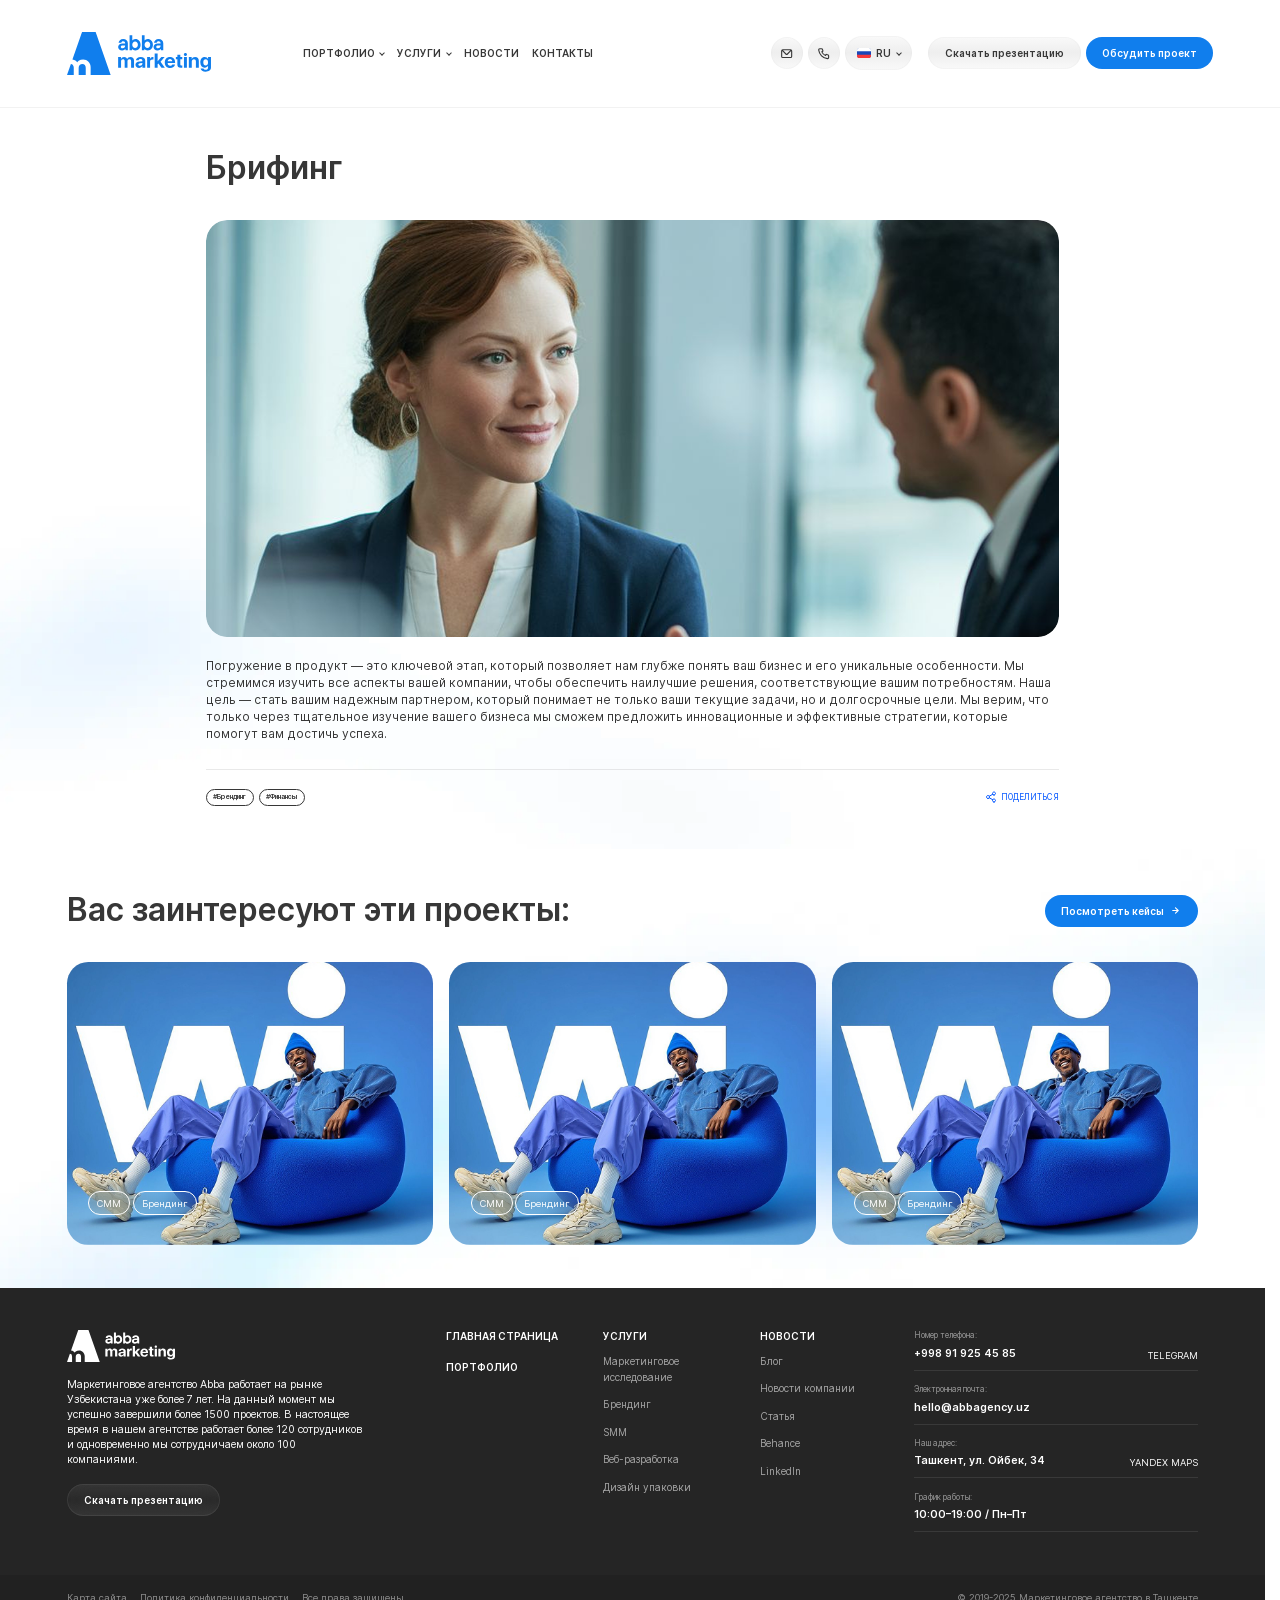
<file: single-sub-service.html>
<!doctype html>
<html lang="en">
  <head>
    <meta charset="UTF-8" />
    <meta name="viewport" content="width=device-width, initial-scale=1.0" />

    <link
      rel="preload"
      href="./css/single-sub-service.min.css"
      as="style"
      onload="this.rel = 'stylesheet'"
    />

    <title>Abba Single Sub Service File</title>
  </head>
  <body>
    <div class="wrapper">
      <header
        class="header padding-inline-container is-changed header--not-scroll"
      >
        <div class="container">
          <div class="header__inner">
            <a class="header__logo" href="#">
              <img
                src="./images/header/blue-logo.svg"
                alt="abba marketing"
                loading="lazy"
                width="216"
                height="64"
              />
              <span class="sr-only"> abba marketing </span>
            </a>
            <nav class="header__nav">
              <ul class="header__list">
                <li class="header__item">
                  <div class="header__box">
                    <a class="header__link" href="#" data-js-button-menu>
                      Портфолио
                      <span class="header__link-arrow"></span>
                    </a>
                    <ul class="header__sub-list">
                      <li class="header__sub-item">
                        <div class="header__sub-box">
                          <a class="header__sub-link" href="#">
                            Маркетинговое исследование
                          </a>
                          <div class="header__sub-icon">
                            <img
                              src="./images/icons/s-d-arrow-white.svg"
                              alt="arrow"
                              loading="lazy"
                              width="10"
                              height="10"
                            />
                          </div>
                          <ul class="header__sub-sub-list">
                            <li class="header__sub-sub-item">
                              <div class="header__sub-sub-box">
                                <a class="header__sub-sub-link" href="#">
                                  Веб разработка
                                </a>
                                <div class="header__sub-sub-icon">
                                  <img
                                    src="./images/icons/s-r-arrow-white.svg"
                                    alt="arrow"
                                    loading="lazy"
                                    width="10"
                                    height="10"
                                  />
                                </div>
                              </div>
                            </li>
                            <li class="header__sub-sub-item">
                              <div class="header__sub-sub-box">
                                <a class="header__sub-sub-link" href="#">
                                  Веб разработка
                                </a>
                                <div class="header__sub-sub-icon">
                                  <img
                                    src="./images/icons/s-r-arrow-white.svg"
                                    alt="arrow"
                                    loading="lazy"
                                    width="10"
                                    height="10"
                                  />
                                </div>
                              </div>
                            </li>
                            <li class="header__sub-sub-item">
                              <div class="header__sub-sub-box">
                                <a class="header__sub-sub-link" href="#">
                                  Веб разработка
                                </a>
                                <div class="header__sub-sub-icon">
                                  <img
                                    src="./images/icons/s-r-arrow-white.svg"
                                    alt="arrow"
                                    loading="lazy"
                                    width="10"
                                    height="10"
                                  />
                                </div>
                              </div>
                            </li>
                            <li class="header__sub-sub-item">
                              <div class="header__sub-sub-box">
                                <a class="header__sub-sub-link" href="#">
                                  Веб разработка
                                </a>
                                <div class="header__sub-sub-icon">
                                  <img
                                    src="./images/icons/s-r-arrow-white.svg"
                                    alt="arrow"
                                    loading="lazy"
                                    width="10"
                                    height="10"
                                  />
                                </div>
                              </div>
                            </li>
                            <li class="header__sub-sub-item">
                              <div class="header__sub-sub-box">
                                <a class="header__sub-sub-link" href="#">
                                  Веб разработка
                                </a>
                                <div class="header__sub-sub-icon">
                                  <img
                                    src="./images/icons/s-r-arrow-white.svg"
                                    alt="arrow"
                                    loading="lazy"
                                    width="10"
                                    height="10"
                                  />
                                </div>
                              </div>
                            </li>
                            <li class="header__sub-sub-item">
                              <div class="header__sub-sub-box">
                                <a class="header__sub-sub-link" href="#">
                                  Веб разработка
                                </a>
                                <div class="header__sub-sub-icon">
                                  <img
                                    src="./images/icons/s-r-arrow-white.svg"
                                    alt="arrow"
                                    loading="lazy"
                                    width="10"
                                    height="10"
                                  />
                                </div>
                              </div>
                            </li>
                          </ul>
                        </div>
                      </li>
                      <li class="header__sub-item">
                        <div class="header__sub-box">
                          <a class="header__sub-link" href="#">
                            Маркетинговое исследование
                          </a>
                          <div class="header__sub-icon">
                            <img
                              src="./images/icons/s-d-arrow-white.svg"
                              alt="arrow"
                              loading="lazy"
                              width="10"
                              height="10"
                            />
                          </div>
                          <ul class="header__sub-sub-list">
                            <li class="header__sub-sub-item">
                              <div class="header__sub-sub-box">
                                <a class="header__sub-sub-link" href="#">
                                  SMM
                                </a>
                                <div class="header__sub-sub-icon">
                                  <img
                                    src="./images/icons/s-r-arrow-white.svg"
                                    alt="arrow"
                                    loading="lazy"
                                    width="10"
                                    height="10"
                                  />
                                </div>
                              </div>
                            </li>
                            <li class="header__sub-sub-item">
                              <div class="header__sub-sub-box">
                                <a class="header__sub-sub-link" href="#">
                                  SMM
                                </a>
                                <div class="header__sub-sub-icon">
                                  <img
                                    src="./images/icons/s-r-arrow-white.svg"
                                    alt="arrow"
                                    loading="lazy"
                                    width="10"
                                    height="10"
                                  />
                                </div>
                              </div>
                            </li>
                          </ul>
                        </div>
                      </li>
                      <li class="header__sub-item">
                        <div class="header__sub-box">
                          <a class="header__sub-link" href="#"> Брендинг </a>
                          <div class="header__sub-icon">
                            <img
                              src="./images/icons/s-d-arrow-white.svg"
                              alt="arrow"
                              loading="lazy"
                              width="10"
                              height="10"
                            />
                          </div>
                        </div>
                      </li>
                      <li class="header__sub-item">
                        <div class="header__sub-box">
                          <a class="header__sub-link" href="#">
                            Маркетинг в социальных сетях
                          </a>
                          <div class="header__sub-icon">
                            <img
                              src="./images/icons/s-d-arrow-white.svg"
                              alt="arrow"
                              loading="lazy"
                              width="10"
                              height="10"
                            />
                          </div>
                        </div>
                      </li>
                      <li class="header__sub-item">
                        <div class="header__sub-box">
                          <a class="header__sub-link" href="#">
                            Разработка веб-сайтов
                          </a>
                          <div class="header__sub-icon">
                            <img
                              src="./images/icons/s-d-arrow-white.svg"
                              alt="arrow"
                              loading="lazy"
                              width="10"
                              height="10"
                            />
                          </div>
                        </div>
                      </li>
                    </ul>
                  </div>
                </li>
                <li class="header__item">
                  <div class="header__box">
                    <a class="header__link" href="#" data-js-button-menu>
                      Услуги
                      <span class="header__link-arrow"></span>
                    </a>
                    <ul class="header__sub-list">
                      <li class="header__sub-item">
                        <div class="header__sub-box">
                          <a class="header__sub-link" href="#">
                            Маркетинговое исследование
                          </a>
                          <div class="header__sub-icon">
                            <img
                              src="./images/icons/s-d-arrow-white.svg"
                              alt="arrow"
                              loading="lazy"
                              width="10"
                              height="10"
                            />
                          </div>
                          <ul class="header__sub-sub-list">
                            <li class="header__sub-sub-item">
                              <div class="header__sub-sub-box">
                                <a class="header__sub-sub-link" href="#">
                                  Веб разработка
                                </a>
                                <div class="header__sub-sub-icon">
                                  <img
                                    src="./images/icons/s-r-arrow-white.svg"
                                    alt="arrow"
                                    loading="lazy"
                                    width="10"
                                    height="10"
                                  />
                                </div>
                              </div>
                            </li>
                          </ul>
                        </div>
                      </li>
                      <li class="header__sub-item">
                        <div class="header__sub-box">
                          <a class="header__sub-link" href="#"> Брендинг </a>
                          <div class="header__sub-icon">
                            <img
                              src="./images/icons/s-d-arrow-white.svg"
                              alt="arrow"
                              loading="lazy"
                              width="10"
                              height="10"
                            />
                          </div>
                        </div>
                      </li>
                      <li class="header__sub-item">
                        <div class="header__sub-box">
                          <a class="header__sub-link" href="#">
                            Маркетинг в социальных сетях
                          </a>
                          <div class="header__sub-icon">
                            <img
                              src="./images/icons/s-d-arrow-white.svg"
                              alt="arrow"
                              loading="lazy"
                              width="10"
                              height="10"
                            />
                          </div>
                        </div>
                      </li>
                      <li class="header__sub-item">
                        <div class="header__sub-box">
                          <a class="header__sub-link" href="#">
                            Разработка веб-сайтов
                          </a>
                          <div class="header__sub-icon">
                            <img
                              src="./images/icons/s-d-arrow-white.svg"
                              alt="arrow"
                              loading="lazy"
                              width="10"
                              height="10"
                            />
                          </div>
                        </div>
                      </li>
                    </ul>
                  </div>
                </li>
                <li class="header__item">
                  <a class="header__link" href="#"> Новости </a>
                </li>
                <li class="header__item">
                  <a class="header__link" href="#"> Контакты </a>
                </li>
              </ul>
            </nav>
            <a class="header__mail bg-filter" href="mailto:example@gmail.com">
              <svg fill="none" xmlns="http://www.w3.org/2000/svg">
                <path
                  d="M15.834 3.333H4.167a2.5 2.5 0 0 0-2.5 2.5v8.334a2.5 2.5 0 0 0 2.5 2.5h11.667a2.5 2.5 0 0 0 2.5-2.5V5.833a2.5 2.5 0 0 0-2.5-2.5ZM15.492 5l-4.9 4.9a.833.833 0 0 1-1.183 0L4.509 5h10.983Zm1.175 9.167a.833.833 0 0 1-.833.833H4.167a.833.833 0 0 1-.833-.833V6.175l4.9 4.9a2.5 2.5 0 0 0 3.533 0l4.9-4.9v7.992Z"
                  fill="none"
                />
              </svg>
            </a>
            <a class="header__phone bg-filter" href="tel:+123456789">
              <svg fill="none" xmlns="http://www.w3.org/2000/svg">
                <path
                  d="M16.2 10.833c-.183 0-.375-.058-.558-.1a7.861 7.861 0 0 1-1.092-.325 1.667 1.667 0 0 0-2.067.834l-.183.375a10.148 10.148 0 0 1-2.217-1.667 10.15 10.15 0 0 1-1.666-2.217l.35-.233A1.667 1.667 0 0 0 9.6 5.433a8.609 8.609 0 0 1-.325-1.091 6.18 6.18 0 0 1-.1-.567 2.5 2.5 0 0 0-2.5-2.075h-2.5a2.5 2.5 0 0 0-2.5 2.842 15.833 15.833 0 0 0 13.767 13.716h.316a2.5 2.5 0 0 0 2.285-1.481 2.5 2.5 0 0 0 .215-1.027v-2.5a2.5 2.5 0 0 0-2.058-2.417Zm.416 5a.834.834 0 0 1-.602.802.875.875 0 0 1-.364.032A14.167 14.167 0 0 1 3.392 4.35a.908.908 0 0 1 .208-.683.833.833 0 0 1 .625-.284h2.5a.833.833 0 0 1 .833.659c.034.227.075.452.125.675.096.439.225.87.384 1.291L6.9 6.55a.834.834 0 0 0-.408 1.108 12.075 12.075 0 0 0 5.833 5.834c.203.083.43.083.633 0a.835.835 0 0 0 .475-.434l.517-1.166c.43.154.87.282 1.317.383.222.05.447.092.675.125a.833.833 0 0 1 .658.833l.016 2.6Z"
                  fill="none"
                />
              </svg>
            </a>
            <div class="header__langs dropdown bg-filter" id="langDropdown">
              <button class="dropdown__toggle header__langs-toggle">
                <img
                  src="./images/icons/ru.svg"
                  alt="RU"
                  loading="lazy"
                  width="21"
                  height="15"
                />
                <span class="dropdown__selected header__langs-selected"
                  >RU</span
                >
                <span class="dropdown__arrow header__langs-arrow"></span>
              </button>

              <ul class="dropdown__menu header__langs-menu">
                <li class="dropdown__item header__langs-item">
                  <button
                    class="dropdown__button header__langs-button"
                    type="button"
                    role="option"
                    data-value="RU"
                  >
                    <img
                      src="./images/icons/ru.svg"
                      alt="RU"
                      loading="lazy"
                      width="21"
                      height="15"
                    />
                    RU
                  </button>
                </li>
                <li class="dropdown__item header__langs-item">
                  <button
                    class="dropdown__button header__langs-button"
                    type="button"
                    role="option"
                    data-value="UZ"
                  >
                    <img
                      src="./images/icons/uz.svg"
                      alt="UZ"
                      loading="lazy"
                      width="21"
                      height="15"
                    />
                    UZ
                  </button>
                </li>
                <li class="dropdown__item header__langs-item">
                  <button
                    class="dropdown__button header__langs-button"
                    type="button"
                    role="option"
                    data-value="EN"
                  >
                    <img
                      src="./images/icons/en.svg"
                      alt="EN"
                      loading="lazy"
                      width="21"
                      height="15"
                    />
                    EN
                  </button>
                </li>
              </ul>
            </div>
            <a class="header__presentation bg-filter" href="google.com" download
              >Скачать презентацию</a
            >
            <button
              class="header__callback button-primary"
              type="button"
              data-js-button-modal
            >
              Обсудить проект
            </button>
            <button class="header__burger bg-filter" type="button">
              <span></span>
              <span></span>
              <span></span>
            </button>
          </div>
        </div>
      </header>
      <main class="main">
        <section class="single-service padding-inline-container">
          <div class="container">
            <div class="single-service__inner padding-block-container">
              <div class="single-service__wrapper">
                <h1 class="single-service__title section-title mb-lg">
                  Брифинг
                </h1>
                <div class="single-service__picture">
                  <img
                    src="./images/single-service/cover.png"
                    alt="Брифинг"
                    loading="lazy"
                    width="1280"
                    height="626"
                  />
                </div>
                <div class="single-service__content">
                  <div class="single-service__text">
                    Погружение в продукт — это ключевой этап, который позволяет
                    нам глубже понять ваш бизнес и его уникальные особенности.
                    Мы стремимся изучить все аспекты вашей компании, чтобы
                    обеспечить наилучшие решения, соответствующие вашим
                    потребностям. Наша цель — стать вашим надежным партнером,
                    который понимает не только ваши текущие задачи, но и
                    долгосрочные цели. Мы верим, что только через тщательное
                    изучение вашего бизнеса мы сможем предложить инновационные и
                    эффективные стратегии, которые помогут вам достичь успеха.
                  </div>
                </div>
                <div class="meta">
                  <ul class="meta__tags">
                    <li class="meta__tag">
                      <div class="meta__tag-box">#Брендинг</div>
                    </li>
                    <li class="meta__tag">
                      <div class="meta__tag-box">#Финансы</div>
                    </li>
                  </ul>
                  <button class="meta__share" type="button">
                    <span>
                      <img
                        src="./images/icons/share.svg"
                        alt="share"
                        loading="lazy"
                        width="18"
                        height="18"
                      />
                    </span>
                    Поделиться
                  </button>
                </div>
              </div>
            </div>
          </div>
        </section>
        <section class="projects padding-inline-container">
          <div class="container">
            <div class="projects__inner">
              <div class="projects__top mb-lg">
                <h2 class="projects__title section-title">
                  Вас заинтересуют эти проекты:
                </h2>
                <a class="projects__link-first button-primary" href="#">
                  Посмотреть кейсы
                  <span>
                    <img
                      src="./images/icons/arrow-right-white.svg"
                      alt="arrow"
                      loading="lazy"
                      width="20"
                      height="20"
                    />
                  </span>
                </a>
              </div>
              <ul class="projects__list">
                <li class="projects__item">
                  <div
                    class="projects__box project-box"
                    style="
                      background-image: url(&quot;./images/projects/project-1.jpg&quot;);
                    "
                  >
                    <div class="projects__content project-content">
                      <ul class="projects__tags project-tags">
                        <li class="projects__tag project-tag">
                          <div
                            class="projects__tag-box project-tag-box bg-filter"
                          >
                            СММ
                          </div>
                        </li>
                        <li class="projects__tag project-tag">
                          <div
                            class="projects__tag-box project-tag-box bg-filter"
                          >
                            Брендинг
                          </div>
                        </li>
                      </ul>
                      <div class="projects__wrap project-wrap">
                        <div
                          class="projects__wrap-overlay project-wrap-overlay"
                        >
                          <h3 class="projects__label project-label">
                            Название проекта
                          </h3>
                          <p class="projects__text project-text">
                            Lorem ipsum dolor sit amet consectetur adipisicing
                            elit. Rem, maiores.
                          </p>
                          <div class="projects__overlay project-overlay">
                            <a
                              class="projects__link project-link button-primary"
                              href="#"
                            >
                              Подробнее
                              <span>
                                <img
                                  src="./images/icons/arrow-right-white.svg"
                                  alt="arrow"
                                  loading="lazy"
                                  width="20"
                                  height="20"
                                />
                              </span>
                            </a>
                            <div class="projects__company project-company">
                              Название компании
                            </div>
                          </div>
                        </div>
                      </div>
                    </div>
                  </div>
                </li>
                <li class="projects__item">
                  <div
                    class="projects__box project-box"
                    style="
                      background-image: url(&quot;./images/projects/project-1.jpg&quot;);
                    "
                  >
                    <div class="projects__content project-content">
                      <ul class="projects__tags project-tags">
                        <li class="projects__tag project-tag">
                          <div
                            class="projects__tag-box project-tag-box bg-filter"
                          >
                            СММ
                          </div>
                        </li>
                        <li class="projects__tag project-tag">
                          <div
                            class="projects__tag-box project-tag-box bg-filter"
                          >
                            Брендинг
                          </div>
                        </li>
                      </ul>
                      <div class="projects__wrap project-wrap">
                        <div
                          class="projects__wrap-overlay project-wrap-overlay"
                        >
                          <h3 class="projects__label project-label">
                            Название проекта
                          </h3>
                          <p class="projects__text project-text">
                            Lorem ipsum dolor sit amet consectetur adipisicing
                            elit. Rem, maiores.
                          </p>
                          <div class="projects__overlay project-overlay">
                            <a
                              class="projects__link project-link button-primary"
                              href="#"
                            >
                              Подробнее
                              <span>
                                <img
                                  src="./images/icons/arrow-right-white.svg"
                                  alt="arrow"
                                  loading="lazy"
                                  width="20"
                                  height="20"
                                />
                              </span>
                            </a>
                            <div class="projects__company project-company">
                              Название компании
                            </div>
                          </div>
                        </div>
                      </div>
                    </div>
                  </div>
                </li>
                <li class="projects__item">
                  <div
                    class="projects__box project-box"
                    style="
                      background-image: url(&quot;./images/projects/project-1.jpg&quot;);
                    "
                  >
                    <div class="projects__content project-content">
                      <ul class="projects__tags project-tags">
                        <li class="projects__tag project-tag">
                          <div
                            class="projects__tag-box project-tag-box bg-filter"
                          >
                            СММ
                          </div>
                        </li>
                        <li class="projects__tag project-tag">
                          <div
                            class="projects__tag-box project-tag-box bg-filter"
                          >
                            Брендинг
                          </div>
                        </li>
                      </ul>
                      <div class="projects__wrap project-wrap">
                        <div
                          class="projects__wrap-overlay project-wrap-overlay"
                        >
                          <h3 class="projects__label project-label">
                            Название проекта
                          </h3>
                          <p class="projects__text project-text">
                            Lorem ipsum dolor sit amet consectetur adipisicing
                            elit. Rem, maiores.
                          </p>
                          <div class="projects__overlay project-overlay">
                            <a
                              class="projects__link project-link button-primary"
                              href="#"
                            >
                              Подробнее
                              <span>
                                <img
                                  src="./images/icons/arrow-right-white.svg"
                                  alt="arrow"
                                  loading="lazy"
                                  width="20"
                                  height="20"
                                />
                              </span>
                            </a>
                            <div class="projects__company project-company">
                              Название компании
                            </div>
                          </div>
                        </div>
                      </div>
                    </div>
                  </div>
                </li>
              </ul>
              <a class="projects__link-second button-primary" href="#">
                Посмотреть кейсы
                <span>
                  <img
                    src="./images/icons/arrow-right-white.svg"
                    alt="arrow"
                    loading="lazy"
                    width="20"
                    height="20"
                  />
                </span>
              </a>
            </div>
          </div>
        </section>
      </main>
      <footer class="footer">
        <div class="footer__top padding-inline-container">
          <div class="container">
            <div class="footer__top-inner">
              <div class="footer__content">
                <a class="footer__logo" href="#">
                  <img
                    src="./images/footer/logo.svg"
                    alt="abba marketing"
                    loading="lazy"
                    width="162"
                    height="48"
                  />
                </a>
                <div class="footer__text">
                  Маркетинговое агентство Abba работает на рынке Узбекистана уже
                  более 7 лет. На данный момент мы успешно завершили более 1500
                  проектов. В настоящее время в нашем агентстве работает более
                  120 сотрудников и одновременно мы сотрудничаем около 100
                  компаниями.
                </div>
                <a class="footer__presentation bg-filter" download href="#">
                  Скачать презентацию
                </a>
              </div>
              <div class="footer__navs">
                <nav class="footer__nav">
                  <ul class="footer__nav-list">
                    <li class="footer__nav-item">
                      <a class="footer__nav-link" href="#">
                        Главная страница
                      </a>
                    </li>
                    <li class="footer__nav-item">
                      <a class="footer__nav-link" href="#"> Портфолио </a>
                    </li>
                  </ul>
                </nav>
                <nav class="footer__nav">
                  <ul class="footer__nav-list">
                    <li class="footer__nav-item">
                      <a class="footer__nav-link" href="#"> Услуги </a>
                      <ul class="footer__nav-sublist">
                        <li class="footer__nav-subitem">
                          <a class="footer__nav-sublink" href="#">
                            Маркетинговое исследование
                          </a>
                        </li>
                        <li class="footer__nav-subitem">
                          <a class="footer__nav-sublink" href="#"> Брендинг </a>
                        </li>
                        <li class="footer__nav-subitem">
                          <a class="footer__nav-sublink" href="#"> SMM </a>
                        </li>
                        <li class="footer__nav-subitem">
                          <a class="footer__nav-sublink" href="#">
                            Веб-разработка
                          </a>
                        </li>
                        <li class="footer__nav-subitem">
                          <a class="footer__nav-sublink" href="#">
                            Дизайн упаковки
                          </a>
                        </li>
                      </ul>
                    </li>
                  </ul>
                </nav>
                <nav class="footer__nav">
                  <ul class="footer__nav-list">
                    <li class="footer__nav-item">
                      <a class="footer__nav-link" href="#"> Новости </a>
                      <ul class="footer__nav-sublist">
                        <li class="footer__nav-subitem">
                          <a class="footer__nav-sublink" href="#"> Блог </a>
                        </li>
                        <li class="footer__nav-subitem">
                          <a class="footer__nav-sublink" href="#">
                            Новости компании
                          </a>
                        </li>
                        <li class="footer__nav-subitem">
                          <a class="footer__nav-sublink" href="#"> Статья </a>
                        </li>
                        <li class="footer__nav-subitem">
                          <a class="footer__nav-sublink" href="#"> Behance </a>
                        </li>
                        <li class="footer__nav-subitem">
                          <a class="footer__nav-sublink" href="#"> LinkedIn </a>
                        </li>
                      </ul>
                    </li>
                  </ul>
                </nav>
              </div>
              <ul class="footer__contacts">
                <li class="footer__contact">
                  <div class="footer__contact-box">
                    <div class="footer__contact-left">
                      <h4 class="footer__contact-label">Номер телефона:</h4>
                      <a class="footer__contact-text" href="tel:+998919254585">
                        +998 91 925 45 85
                      </a>
                    </div>
                    <div class="footer__contact-service">Telegram</div>
                  </div>
                </li>
                <li class="footer__contact">
                  <div class="footer__contact-box">
                    <div class="footer__contact-left">
                      <h4 class="footer__contact-label">Электронная почта:</h4>
                      <a
                        class="footer__contact-text"
                        href="mailto:hello@abbagency.uz"
                      >
                        hello@abbagency.uz
                      </a>
                    </div>
                    <div class="footer__contact-service"></div>
                  </div>
                </li>
                <li class="footer__contact">
                  <div class="footer__contact-box">
                    <div class="footer__contact-left">
                      <h4 class="footer__contact-label">Наш адрес:</h4>
                      <a
                        class="footer__contact-text"
                        href="https://maps.google.com/?q=Ташкент,+ул.+Ойбек,+34"
                        target="_blank"
                        rel="noopener"
                      >
                        Ташкент, ул. Ойбек, 34
                      </a>
                    </div>
                    <div class="footer__contact-service">Yandex Maps</div>
                  </div>
                </li>
                <li class="footer__contact">
                  <div class="footer__contact-box">
                    <div class="footer__contact-left">
                      <h4 class="footer__contact-label">График работы:</h4>
                      <div class="footer__contact-text">
                        10:00–19:00 / Пн–Пт
                      </div>
                    </div>
                  </div>
                </li>
              </ul>
            </div>
          </div>
        </div>
        <div class="footer__bottom padding-inline-container">
          <div class="container">
            <div class="footer__bottom-inner">
              <div class="footer__label map">Карта сайта</div>
              <a class="footer__label privacy-policy" href="#">
                Политика конфиденциальности
              </a>
              <div class="footer__label legal">Все права защищены.</div>
              <small class="footer__label copyright">
                © 2019-2025 Маркетинговое агентство в Ташкенте
              </small>
            </div>
          </div>
        </div>
      </footer>
      <div class="callback-modal">
        <div class="callback-modal__overlay">
          <div class="callback-modal__content">
            <h3 class="callback-modal__title section-title mb-sm">
              Нужен мощный SMM?
            </h3>
            <p class="callback-modal__text mb-sm">
              Получите полный бизнес чекап для оценки состояния вашей компании и
              выявления возможностей для роста.
            </p>
            <form class="callback-modal__form" method="post">
              <div class="callback-modal__form-wrapper mb-sm">
                <label class="callback-modal__label">
                  Имя
                  <input
                    class="callback-modal__field"
                    type="text"
                    name="name"
                    placeholder="Введите ваше имя"
                    required
                  />
                </label>
                <label class="callback-modal__label">
                  Электронная почта
                  <input
                    class="callback-modal__field"
                    type="text"
                    name="email"
                    placeholder="Электронная почта"
                    required
                  />
                </label>
              </div>
              <button
                class="callback-modal__submit button-primary"
                type="submit"
              >
                Связаться
              </button>
            </form>
          </div>
          <div
            class="callback-modal__picture"
            style="
              background-image: url(&quot;./images/modal-callback/bg-1.webp&quot;);
            "
          ></div>
          <div class="callback-modal__close">
            <img
              src="./images/icons/close.svg"
              alt="close icon"
              loading="lazy"
              width="24"
              height="24"
            />
          </div>
        </div>
      </div>
      <div class="mobile-modal">
        <div class="mobile-modal__overlay">
          <div class="mobile-modal__top">
            <a class="header__logo" href="#">
              <img
                src="./images/header/blue-logo.svg"
                alt="abba marketing"
                loading="lazy"
                width="216"
                height="64"
              />
              <span class="sr-only"> abba marketing </span>
            </a>
            <div class="mobile-modal__close">
              <span></span>
              <span></span>
            </div>
          </div>
          <div class="mobile-modal__block">
            <ul class="mobile-modal__list list" data-js-modal-list>
              <li class="mobile-modal__item">
                <div class="mobile-modal__box" data-js-modal-box>
                  <div class="mobile-modal__head" data-js-modal-head>
                    <a class="mobile-modal__link" href="#"> Портфолио </a>
                    <div class="mobile-modal__arrow"></div>
                  </div>
                  <div class="mobile-modal__wrapper" data-js-modal-wrapper>
                    <div class="mobile-modal__content">
                      <ul class="mobile-modal__list" data-js-modal-sub-list>
                        <li class="mobile-modal__item">
                          <div class="mobile-modal__box" data-js-modal-sub-box>
                            <div
                              class="mobile-modal__head"
                              data-js-modal-sub-head
                            >
                              <a class="mobile-modal__link" href="#"> SMM </a>
                              <div class="mobile-modal__arrow"></div>
                            </div>
                            <div
                              class="mobile-modal__wrapper"
                              data-js-modal-sub-wrapper
                            >
                              <div class="mobile-modal__content">
                                <ul
                                  class="mobile-modal__list"
                                  data-js-modal-sub-list
                                >
                                  <li class="mobile-modal__item">
                                    <div class="mobile-modal__box">
                                      <a class="mobile-modal__link" href="#">
                                        Видео
                                      </a>
                                    </div>
                                  </li>
                                  <li class="mobile-modal__item">
                                    <div class="mobile-modal__box">
                                      <a class="mobile-modal__link" href="#">
                                        Видео
                                      </a>
                                    </div>
                                  </li>
                                </ul>
                              </div>
                            </div>
                          </div>
                        </li>
                        <li class="mobile-modal__item">
                          <div class="mobile-modal__box" data-js-modal-sub-box>
                            <div
                              class="mobile-modal__head"
                              data-js-modal-sub-head
                            >
                              <a class="mobile-modal__link" href="#"> SMM </a>
                              <div class="mobile-modal__arrow"></div>
                            </div>
                            <div
                              class="mobile-modal__wrapper"
                              data-js-modal-sub-wrapper
                            >
                              <div class="mobile-modal__content">
                                <ul
                                  class="mobile-modal__list"
                                  data-js-modal-sub-list
                                >
                                  <li class="mobile-modal__item">
                                    <div class="mobile-modal__box">
                                      <a class="mobile-modal__link" href="#">
                                        Видео
                                      </a>
                                    </div>
                                  </li>
                                  <li class="mobile-modal__item">
                                    <div class="mobile-modal__box">
                                      <a class="mobile-modal__link" href="#">
                                        Видео
                                      </a>
                                    </div>
                                  </li>
                                </ul>
                              </div>
                            </div>
                          </div>
                        </li>
                      </ul>
                    </div>
                  </div>
                </div>
              </li>
              <li class="mobile-modal__item">
                <div class="mobile-modal__box">
                  <a class="mobile-modal__link" href="#"> Новости </a>
                </div>
              </li>
              <li class="mobile-modal__item">
                <div class="mobile-modal__box">
                  <a class="mobile-modal__link" href="#"> Контакты </a>
                </div>
              </li>
            </ul>
            <div class="mobile-modal__bottom">
              <div class="mobile-modal__actions">
                <a class="mobile-modal__mail" href="mailto:example@gmail.com">
                  <svg fill="none" xmlns="http://www.w3.org/2000/svg">
                    <path
                      d="M15.834 3.333H4.167a2.5 2.5 0 0 0-2.5 2.5v8.334a2.5 2.5 0 0 0 2.5 2.5h11.667a2.5 2.5 0 0 0 2.5-2.5V5.833a2.5 2.5 0 0 0-2.5-2.5ZM15.492 5l-4.9 4.9a.833.833 0 0 1-1.183 0L4.509 5h10.983Zm1.175 9.167a.833.833 0 0 1-.833.833H4.167a.833.833 0 0 1-.833-.833V6.175l4.9 4.9a2.5 2.5 0 0 0 3.533 0l4.9-4.9v7.992Z"
                      fill="currentColor"
                    />
                  </svg>
                </a>
                <a class="mobile-modal__phone" href="tel:+123456789">
                  <svg fill="none" xmlns="http://www.w3.org/2000/svg">
                    <path
                      d="M16.2 10.833c-.183 0-.375-.058-.558-.1a7.861 7.861 0 0 1-1.092-.325 1.667 1.667 0 0 0-2.067.834l-.183.375a10.148 10.148 0 0 1-2.217-1.667 10.15 10.15 0 0 1-1.666-2.217l.35-.233A1.667 1.667 0 0 0 9.6 5.433a8.609 8.609 0 0 1-.325-1.091 6.18 6.18 0 0 1-.1-.567 2.5 2.5 0 0 0-2.5-2.075h-2.5a2.5 2.5 0 0 0-2.5 2.842 15.833 15.833 0 0 0 13.767 13.716h.316a2.5 2.5 0 0 0 2.285-1.481 2.5 2.5 0 0 0 .215-1.027v-2.5a2.5 2.5 0 0 0-2.058-2.417Zm.416 5a.834.834 0 0 1-.602.802.875.875 0 0 1-.364.032A14.167 14.167 0 0 1 3.392 4.35a.908.908 0 0 1 .208-.683.833.833 0 0 1 .625-.284h2.5a.833.833 0 0 1 .833.659c.034.227.075.452.125.675.096.439.225.87.384 1.291L6.9 6.55a.834.834 0 0 0-.408 1.108 12.075 12.075 0 0 0 5.833 5.834c.203.083.43.083.633 0a.835.835 0 0 0 .475-.434l.517-1.166c.43.154.87.282 1.317.383.222.05.447.092.675.125a.833.833 0 0 1 .658.833l.016 2.6Z"
                      fill="currentColor"
                    />
                  </svg>
                </a>
              </div>
              <div class="mobile-modal__buttons">
                <a
                  class="mobile-modal__download button-primary"
                  download
                  href="#"
                >
                  Скачать презентацию
                </a>
                <button
                  class="mobile-modal__button button-primary"
                  type="button"
                  data-js-button-modal
                >
                  Обсудить проект
                </button>
              </div>
            </div>
          </div>
        </div>
      </div>
    </div>

    <script src="./js/main.js" defer></script>
  </body>
</html>
</file>
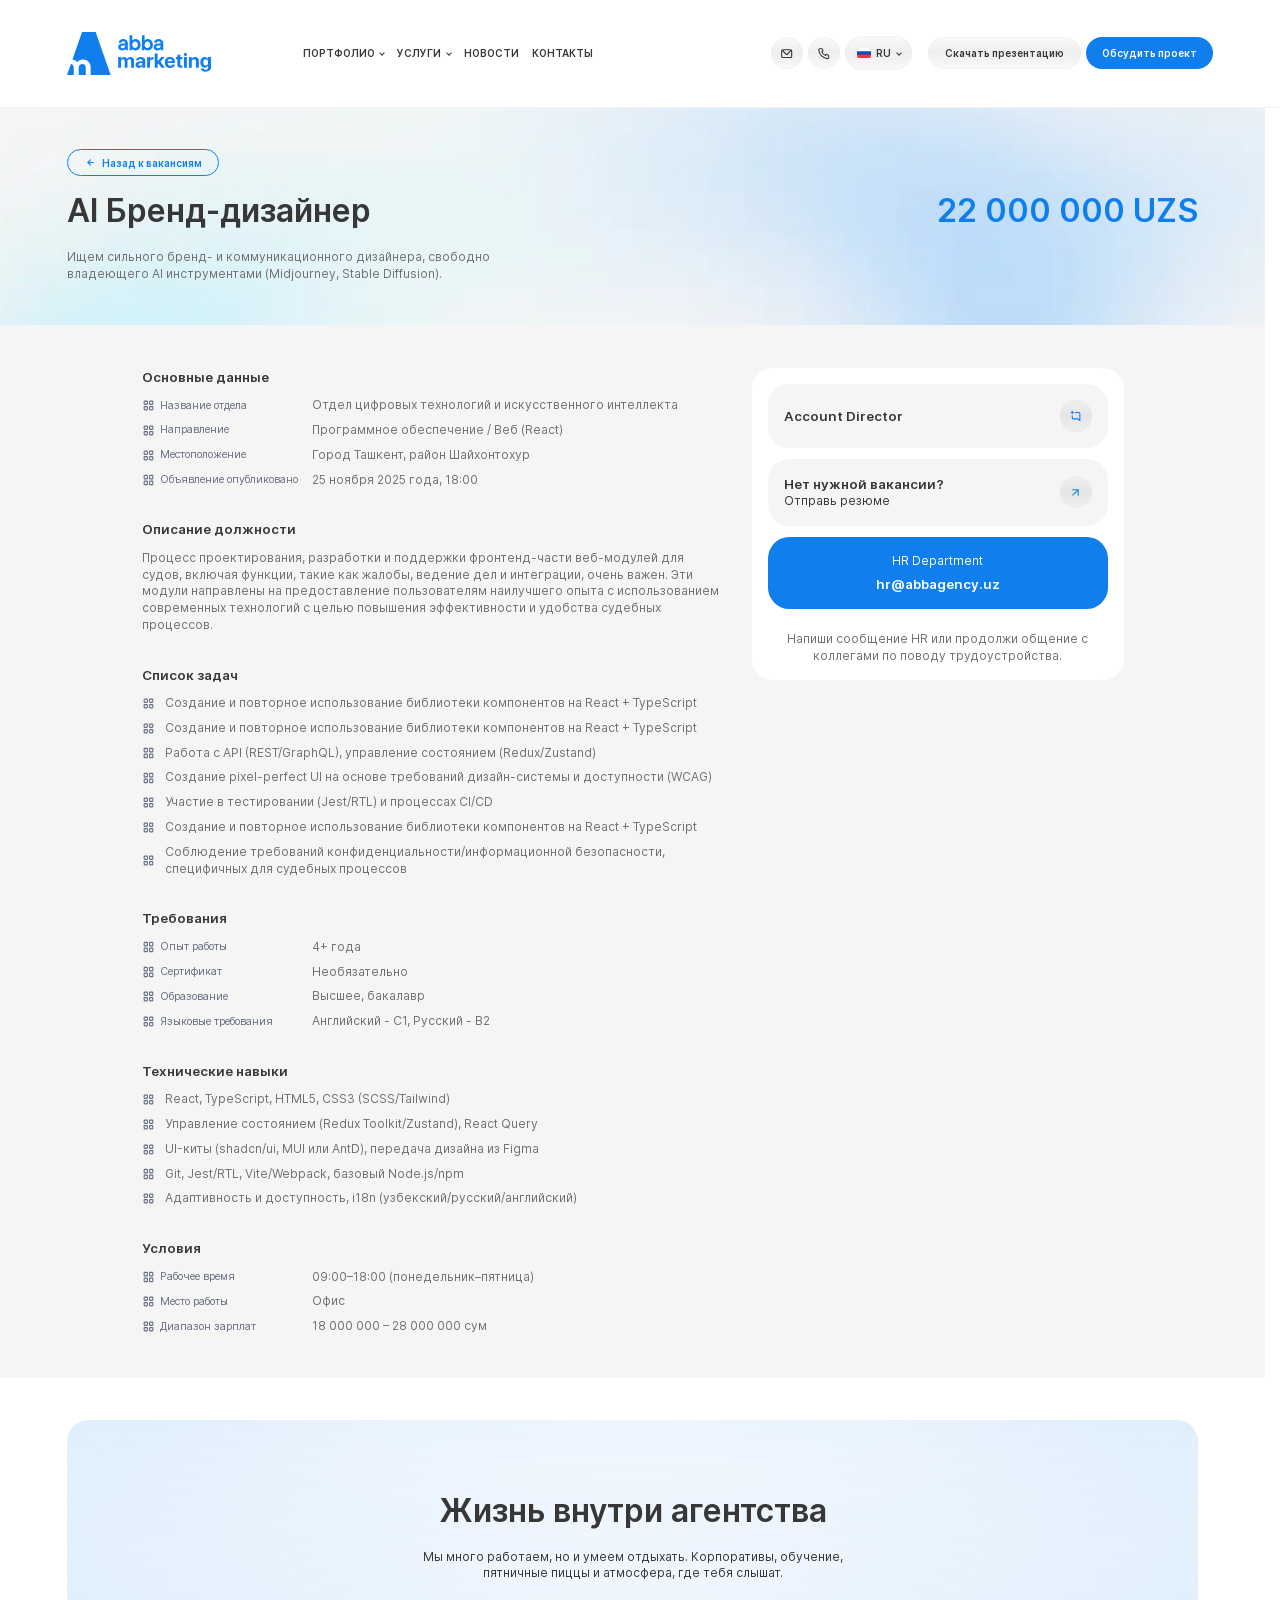
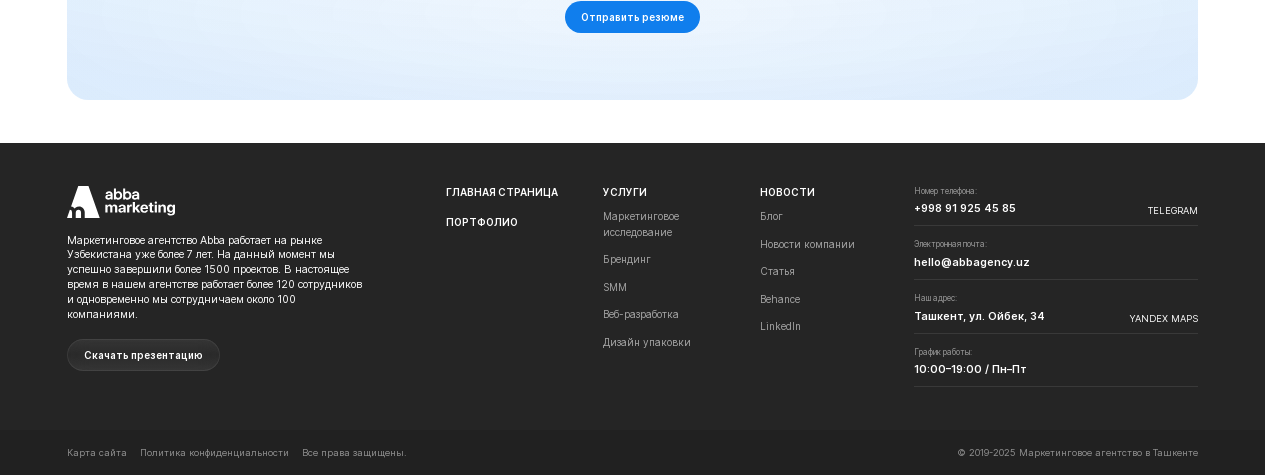
<file: single-vacancy.html>
<!doctype html>
<html lang="en">
  <head>
    <meta charset="UTF-8" />
    <meta name="viewport" content="width=device-width, initial-scale=1.0" />

    <link
      rel="preload"
      href="./css/single-vacancy.min.css"
      as="style"
      onload="this.rel = 'stylesheet'"
    />

    <title>Abba Single Vacancy File</title>
  </head>
  <body>
    <div class="wrapper">
      <header
        class="header padding-inline-container is-changed header--not-scroll"
      >
        <div class="container">
          <div class="header__inner">
            <a class="header__logo" href="#">
              <img
                src="./images/header/blue-logo.svg"
                alt="abba marketing"
                loading="lazy"
                width="216"
                height="64"
              />
              <span class="sr-only"> abba marketing </span>
            </a>
            <nav class="header__nav">
              <ul class="header__list">
                <li class="header__item">
                  <div class="header__box">
                    <a class="header__link" href="#" data-js-button-menu>
                      Портфолио
                      <span class="header__link-arrow"></span>
                    </a>
                    <ul class="header__sub-list">
                      <li class="header__sub-item">
                        <div class="header__sub-box">
                          <a class="header__sub-link" href="#">
                            Маркетинговое исследование
                          </a>
                          <div class="header__sub-icon">
                            <img
                              src="./images/icons/s-d-arrow-white.svg"
                              alt="arrow"
                              loading="lazy"
                              width="10"
                              height="10"
                            />
                          </div>
                          <ul class="header__sub-sub-list">
                            <li class="header__sub-sub-item">
                              <div class="header__sub-sub-box">
                                <a class="header__sub-sub-link" href="#">
                                  Веб разработка
                                </a>
                                <div class="header__sub-sub-icon">
                                  <img
                                    src="./images/icons/s-r-arrow-white.svg"
                                    alt="arrow"
                                    loading="lazy"
                                    width="10"
                                    height="10"
                                  />
                                </div>
                              </div>
                            </li>
                            <li class="header__sub-sub-item">
                              <div class="header__sub-sub-box">
                                <a class="header__sub-sub-link" href="#">
                                  Веб разработка
                                </a>
                                <div class="header__sub-sub-icon">
                                  <img
                                    src="./images/icons/s-r-arrow-white.svg"
                                    alt="arrow"
                                    loading="lazy"
                                    width="10"
                                    height="10"
                                  />
                                </div>
                              </div>
                            </li>
                            <li class="header__sub-sub-item">
                              <div class="header__sub-sub-box">
                                <a class="header__sub-sub-link" href="#">
                                  Веб разработка
                                </a>
                                <div class="header__sub-sub-icon">
                                  <img
                                    src="./images/icons/s-r-arrow-white.svg"
                                    alt="arrow"
                                    loading="lazy"
                                    width="10"
                                    height="10"
                                  />
                                </div>
                              </div>
                            </li>
                            <li class="header__sub-sub-item">
                              <div class="header__sub-sub-box">
                                <a class="header__sub-sub-link" href="#">
                                  Веб разработка
                                </a>
                                <div class="header__sub-sub-icon">
                                  <img
                                    src="./images/icons/s-r-arrow-white.svg"
                                    alt="arrow"
                                    loading="lazy"
                                    width="10"
                                    height="10"
                                  />
                                </div>
                              </div>
                            </li>
                            <li class="header__sub-sub-item">
                              <div class="header__sub-sub-box">
                                <a class="header__sub-sub-link" href="#">
                                  Веб разработка
                                </a>
                                <div class="header__sub-sub-icon">
                                  <img
                                    src="./images/icons/s-r-arrow-white.svg"
                                    alt="arrow"
                                    loading="lazy"
                                    width="10"
                                    height="10"
                                  />
                                </div>
                              </div>
                            </li>
                            <li class="header__sub-sub-item">
                              <div class="header__sub-sub-box">
                                <a class="header__sub-sub-link" href="#">
                                  Веб разработка
                                </a>
                                <div class="header__sub-sub-icon">
                                  <img
                                    src="./images/icons/s-r-arrow-white.svg"
                                    alt="arrow"
                                    loading="lazy"
                                    width="10"
                                    height="10"
                                  />
                                </div>
                              </div>
                            </li>
                          </ul>
                        </div>
                      </li>
                      <li class="header__sub-item">
                        <div class="header__sub-box">
                          <a class="header__sub-link" href="#">
                            Маркетинговое исследование
                          </a>
                          <div class="header__sub-icon">
                            <img
                              src="./images/icons/s-d-arrow-white.svg"
                              alt="arrow"
                              loading="lazy"
                              width="10"
                              height="10"
                            />
                          </div>
                          <ul class="header__sub-sub-list">
                            <li class="header__sub-sub-item">
                              <div class="header__sub-sub-box">
                                <a class="header__sub-sub-link" href="#">
                                  SMM
                                </a>
                                <div class="header__sub-sub-icon">
                                  <img
                                    src="./images/icons/s-r-arrow-white.svg"
                                    alt="arrow"
                                    loading="lazy"
                                    width="10"
                                    height="10"
                                  />
                                </div>
                              </div>
                            </li>
                            <li class="header__sub-sub-item">
                              <div class="header__sub-sub-box">
                                <a class="header__sub-sub-link" href="#">
                                  SMM
                                </a>
                                <div class="header__sub-sub-icon">
                                  <img
                                    src="./images/icons/s-r-arrow-white.svg"
                                    alt="arrow"
                                    loading="lazy"
                                    width="10"
                                    height="10"
                                  />
                                </div>
                              </div>
                            </li>
                          </ul>
                        </div>
                      </li>
                      <li class="header__sub-item">
                        <div class="header__sub-box">
                          <a class="header__sub-link" href="#"> Брендинг </a>
                          <div class="header__sub-icon">
                            <img
                              src="./images/icons/s-d-arrow-white.svg"
                              alt="arrow"
                              loading="lazy"
                              width="10"
                              height="10"
                            />
                          </div>
                        </div>
                      </li>
                      <li class="header__sub-item">
                        <div class="header__sub-box">
                          <a class="header__sub-link" href="#">
                            Маркетинг в социальных сетях
                          </a>
                          <div class="header__sub-icon">
                            <img
                              src="./images/icons/s-d-arrow-white.svg"
                              alt="arrow"
                              loading="lazy"
                              width="10"
                              height="10"
                            />
                          </div>
                        </div>
                      </li>
                      <li class="header__sub-item">
                        <div class="header__sub-box">
                          <a class="header__sub-link" href="#">
                            Разработка веб-сайтов
                          </a>
                          <div class="header__sub-icon">
                            <img
                              src="./images/icons/s-d-arrow-white.svg"
                              alt="arrow"
                              loading="lazy"
                              width="10"
                              height="10"
                            />
                          </div>
                        </div>
                      </li>
                    </ul>
                  </div>
                </li>
                <li class="header__item">
                  <div class="header__box">
                    <a class="header__link" href="#" data-js-button-menu>
                      Услуги
                      <span class="header__link-arrow"></span>
                    </a>
                    <ul class="header__sub-list">
                      <li class="header__sub-item">
                        <div class="header__sub-box">
                          <a class="header__sub-link" href="#">
                            Маркетинговое исследование
                          </a>
                          <div class="header__sub-icon">
                            <img
                              src="./images/icons/s-d-arrow-white.svg"
                              alt="arrow"
                              loading="lazy"
                              width="10"
                              height="10"
                            />
                          </div>
                          <ul class="header__sub-sub-list">
                            <li class="header__sub-sub-item">
                              <div class="header__sub-sub-box">
                                <a class="header__sub-sub-link" href="#">
                                  Веб разработка
                                </a>
                                <div class="header__sub-sub-icon">
                                  <img
                                    src="./images/icons/s-r-arrow-white.svg"
                                    alt="arrow"
                                    loading="lazy"
                                    width="10"
                                    height="10"
                                  />
                                </div>
                              </div>
                            </li>
                          </ul>
                        </div>
                      </li>
                      <li class="header__sub-item">
                        <div class="header__sub-box">
                          <a class="header__sub-link" href="#"> Брендинг </a>
                          <div class="header__sub-icon">
                            <img
                              src="./images/icons/s-d-arrow-white.svg"
                              alt="arrow"
                              loading="lazy"
                              width="10"
                              height="10"
                            />
                          </div>
                        </div>
                      </li>
                      <li class="header__sub-item">
                        <div class="header__sub-box">
                          <a class="header__sub-link" href="#">
                            Маркетинг в социальных сетях
                          </a>
                          <div class="header__sub-icon">
                            <img
                              src="./images/icons/s-d-arrow-white.svg"
                              alt="arrow"
                              loading="lazy"
                              width="10"
                              height="10"
                            />
                          </div>
                        </div>
                      </li>
                      <li class="header__sub-item">
                        <div class="header__sub-box">
                          <a class="header__sub-link" href="#">
                            Разработка веб-сайтов
                          </a>
                          <div class="header__sub-icon">
                            <img
                              src="./images/icons/s-d-arrow-white.svg"
                              alt="arrow"
                              loading="lazy"
                              width="10"
                              height="10"
                            />
                          </div>
                        </div>
                      </li>
                    </ul>
                  </div>
                </li>
                <li class="header__item">
                  <a class="header__link" href="#"> Новости </a>
                </li>
                <li class="header__item">
                  <a class="header__link" href="#"> Контакты </a>
                </li>
              </ul>
            </nav>
            <a class="header__mail bg-filter" href="mailto:example@gmail.com">
              <svg fill="none" xmlns="http://www.w3.org/2000/svg">
                <path
                  d="M15.834 3.333H4.167a2.5 2.5 0 0 0-2.5 2.5v8.334a2.5 2.5 0 0 0 2.5 2.5h11.667a2.5 2.5 0 0 0 2.5-2.5V5.833a2.5 2.5 0 0 0-2.5-2.5ZM15.492 5l-4.9 4.9a.833.833 0 0 1-1.183 0L4.509 5h10.983Zm1.175 9.167a.833.833 0 0 1-.833.833H4.167a.833.833 0 0 1-.833-.833V6.175l4.9 4.9a2.5 2.5 0 0 0 3.533 0l4.9-4.9v7.992Z"
                  fill="none"
                />
              </svg>
            </a>
            <a class="header__phone bg-filter" href="tel:+123456789">
              <svg fill="none" xmlns="http://www.w3.org/2000/svg">
                <path
                  d="M16.2 10.833c-.183 0-.375-.058-.558-.1a7.861 7.861 0 0 1-1.092-.325 1.667 1.667 0 0 0-2.067.834l-.183.375a10.148 10.148 0 0 1-2.217-1.667 10.15 10.15 0 0 1-1.666-2.217l.35-.233A1.667 1.667 0 0 0 9.6 5.433a8.609 8.609 0 0 1-.325-1.091 6.18 6.18 0 0 1-.1-.567 2.5 2.5 0 0 0-2.5-2.075h-2.5a2.5 2.5 0 0 0-2.5 2.842 15.833 15.833 0 0 0 13.767 13.716h.316a2.5 2.5 0 0 0 2.285-1.481 2.5 2.5 0 0 0 .215-1.027v-2.5a2.5 2.5 0 0 0-2.058-2.417Zm.416 5a.834.834 0 0 1-.602.802.875.875 0 0 1-.364.032A14.167 14.167 0 0 1 3.392 4.35a.908.908 0 0 1 .208-.683.833.833 0 0 1 .625-.284h2.5a.833.833 0 0 1 .833.659c.034.227.075.452.125.675.096.439.225.87.384 1.291L6.9 6.55a.834.834 0 0 0-.408 1.108 12.075 12.075 0 0 0 5.833 5.834c.203.083.43.083.633 0a.835.835 0 0 0 .475-.434l.517-1.166c.43.154.87.282 1.317.383.222.05.447.092.675.125a.833.833 0 0 1 .658.833l.016 2.6Z"
                  fill="none"
                />
              </svg>
            </a>
            <div class="header__langs dropdown bg-filter" id="langDropdown">
              <button class="dropdown__toggle header__langs-toggle">
                <img
                  src="./images/icons/ru.svg"
                  alt="RU"
                  loading="lazy"
                  width="21"
                  height="15"
                />
                <span class="dropdown__selected header__langs-selected"
                  >RU</span
                >
                <span class="dropdown__arrow header__langs-arrow"></span>
              </button>

              <ul class="dropdown__menu header__langs-menu">
                <li class="dropdown__item header__langs-item">
                  <button
                    class="dropdown__button header__langs-button"
                    type="button"
                    role="option"
                    data-value="RU"
                  >
                    <img
                      src="./images/icons/ru.svg"
                      alt="RU"
                      loading="lazy"
                      width="21"
                      height="15"
                    />
                    RU
                  </button>
                </li>
                <li class="dropdown__item header__langs-item">
                  <button
                    class="dropdown__button header__langs-button"
                    type="button"
                    role="option"
                    data-value="UZ"
                  >
                    <img
                      src="./images/icons/uz.svg"
                      alt="UZ"
                      loading="lazy"
                      width="21"
                      height="15"
                    />
                    UZ
                  </button>
                </li>
                <li class="dropdown__item header__langs-item">
                  <button
                    class="dropdown__button header__langs-button"
                    type="button"
                    role="option"
                    data-value="EN"
                  >
                    <img
                      src="./images/icons/en.svg"
                      alt="EN"
                      loading="lazy"
                      width="21"
                      height="15"
                    />
                    EN
                  </button>
                </li>
              </ul>
            </div>
            <a class="header__presentation bg-filter" href="google.com" download
              >Скачать презентацию</a
            >
            <button
              class="header__callback button-primary"
              type="button"
              data-js-button-modal
            >
              Обсудить проект
            </button>
            <button class="header__burger bg-filter" type="button">
              <span></span>
              <span></span>
              <span></span>
            </button>
          </div>
        </div>
      </header>
      <main class="main">
        <section class="intro-vacancy padding-inline-container">
          <div class="container">
            <div class="intro-vacancy__inner padding-block-container">
              <a class="intro-vacancy__back" href="#">
                <span>
                  <img
                    src="./images/icons/arrow-left-blue.svg"
                    alt="arrow"
                    loading="lazy"
                    width="20"
                    height="20"
                  />
                </span>
                Назад к вакансиям
              </a>
              <div class="intro-vacancy__info">
                <h1 class="intro-vacancy__title section-title mb-sm">
                  AI Бренд-дизайнер
                </h1>
                <div class="intro-vacancy__salary section-title">
                  22 000 000 UZS
                </div>
              </div>
              <div class="intro-vacancy__text">
                Ищем сильного бренд- и коммуникационного дизайнера, свободно
                владеющего AI инструментами (Midjourney, Stable Diffusion).
              </div>
            </div>
          </div>
        </section>
        <div class="content-vacancy padding-inline-container">
          <div class="container">
            <div class="content-vacancy__inner padding-section-block-container">
              <div class="content-vacancy__wrapper">
                <div class="content-vacancy__info">
                  <h3 class="content-vacancy__label">Основные данные</h3>
                  <ul class="content-vacancy__information-list">
                    <li class="content-vacancy__information-item">
                      <div class="content-vacancy__information-box">
                        <div class="content-vacancy__information-wrapper">
                          <div class="content-vacancy__information-icon">
                            <img
                              src="./images/icons/layout-grid.svg"
                              alt="grid"
                              loading="lazy"
                              width="20"
                              height="20"
                            />
                          </div>
                          <div class="content-vacancy__information-label">
                            Название отдела
                          </div>
                        </div>
                        <div class="content-vacancy__information-text">
                          Отдел цифровых технологий и искусственного интеллекта
                        </div>
                      </div>
                    </li>
                    <li class="content-vacancy__information-item">
                      <div class="content-vacancy__information-box">
                        <div class="content-vacancy__information-wrapper">
                          <div class="content-vacancy__information-icon">
                            <img
                              src="./images/icons/layout-grid.svg"
                              alt="grid"
                              loading="lazy"
                              width="20"
                              height="20"
                            />
                          </div>
                          <div class="content-vacancy__information-label">
                            Направление
                          </div>
                        </div>
                        <div class="content-vacancy__information-text">
                          Программное обеспечение / Веб (React)
                        </div>
                      </div>
                    </li>
                    <li class="content-vacancy__information-item">
                      <div class="content-vacancy__information-box">
                        <div class="content-vacancy__information-wrapper">
                          <div class="content-vacancy__information-icon">
                            <img
                              src="./images/icons/layout-grid.svg"
                              alt="grid"
                              loading="lazy"
                              width="20"
                              height="20"
                            />
                          </div>
                          <div class="content-vacancy__information-label">
                            Местоположение
                          </div>
                        </div>
                        <div class="content-vacancy__information-text">
                          Город Ташкент, район Шайхонтохур
                        </div>
                      </div>
                    </li>
                    <li class="content-vacancy__information-item">
                      <div class="content-vacancy__information-box">
                        <div class="content-vacancy__information-wrapper">
                          <div class="content-vacancy__information-icon">
                            <img
                              src="./images/icons/layout-grid.svg"
                              alt="grid"
                              loading="lazy"
                              width="20"
                              height="20"
                            />
                          </div>
                          <div class="content-vacancy__information-label">
                            Объявление опубликовано
                          </div>
                        </div>
                        <div class="content-vacancy__information-text">
                          25 ноября 2025 года, 18:00
                        </div>
                      </div>
                    </li>
                  </ul>
                </div>
                <div class="content-vacancy__info">
                  <h3 class="content-vacancy__label">Описание должности</h3>
                  <div class="content-vacancy__text">
                    Процесс проектирования, разработки и поддержки
                    фронтенд-части веб-модулей для судов, включая функции, такие
                    как жалобы, ведение дел и интеграции, очень важен. Эти
                    модули направлены на предоставление пользователям наилучшего
                    опыта с использованием современных технологий с целью
                    повышения эффективности и удобства судебных процессов.
                  </div>
                </div>
                <div class="content-vacancy__info">
                  <h3 class="content-vacancy__label">Список задач</h3>
                  <ul class="content-vacancy__list">
                    <li class="content-vacancy__item">
                      <div class="content-vacancy__box">
                        <div class="content-vacancy__icon">
                          <img
                            src="./images/icons/layout-grid.svg"
                            alt="grid"
                            loading="lazy"
                            width="20"
                            height="20"
                          />
                        </div>
                        <div class="content-vacancy__description">
                          Создание и повторное использование библиотеки
                          компонентов на React + TypeScript
                        </div>
                      </div>
                    </li>
                    <li class="content-vacancy__item">
                      <div class="content-vacancy__box">
                        <div class="content-vacancy__icon">
                          <img
                            src="./images/icons/layout-grid.svg"
                            alt="grid"
                            loading="lazy"
                            width="20"
                            height="20"
                          />
                        </div>
                        <div class="content-vacancy__description">
                          Создание и повторное использование библиотеки
                          компонентов на React + TypeScript
                        </div>
                      </div>
                    </li>
                    <li class="content-vacancy__item">
                      <div class="content-vacancy__box">
                        <div class="content-vacancy__icon">
                          <img
                            src="./images/icons/layout-grid.svg"
                            alt="grid"
                            loading="lazy"
                            width="20"
                            height="20"
                          />
                        </div>
                        <div class="content-vacancy__description">
                          Работа с API (REST/GraphQL), управление состоянием
                          (Redux/Zustand)
                        </div>
                      </div>
                    </li>
                    <li class="content-vacancy__item">
                      <div class="content-vacancy__box">
                        <div class="content-vacancy__icon">
                          <img
                            src="./images/icons/layout-grid.svg"
                            alt="grid"
                            loading="lazy"
                            width="20"
                            height="20"
                          />
                        </div>
                        <div class="content-vacancy__description">
                          Создание pixel-perfect UI на основе требований
                          дизайн-системы и доступности (WCAG)
                        </div>
                      </div>
                    </li>
                    <li class="content-vacancy__item">
                      <div class="content-vacancy__box">
                        <div class="content-vacancy__icon">
                          <img
                            src="./images/icons/layout-grid.svg"
                            alt="grid"
                            loading="lazy"
                            width="20"
                            height="20"
                          />
                        </div>
                        <div class="content-vacancy__description">
                          Участие в тестировании (Jest/RTL) и процессах CI/CD
                        </div>
                      </div>
                    </li>
                    <li class="content-vacancy__item">
                      <div class="content-vacancy__box">
                        <div class="content-vacancy__icon">
                          <img
                            src="./images/icons/layout-grid.svg"
                            alt="grid"
                            loading="lazy"
                            width="20"
                            height="20"
                          />
                        </div>
                        <div class="content-vacancy__description">
                          Создание и повторное использование библиотеки
                          компонентов на React + TypeScript
                        </div>
                      </div>
                    </li>
                    <li class="content-vacancy__item">
                      <div class="content-vacancy__box">
                        <div class="content-vacancy__icon">
                          <img
                            src="./images/icons/layout-grid.svg"
                            alt="grid"
                            loading="lazy"
                            width="20"
                            height="20"
                          />
                        </div>
                        <div class="content-vacancy__description">
                          Соблюдение требований
                          конфиденциальности/информационной безопасности,
                          специфичных для судебных процессов
                        </div>
                      </div>
                    </li>
                  </ul>
                </div>
                <div class="content-vacancy__info">
                  <h3 class="content-vacancy__label">Требования</h3>
                  <ul class="content-vacancy__information-list">
                    <li class="content-vacancy__information-item">
                      <div class="content-vacancy__information-box">
                        <div class="content-vacancy__information-wrapper">
                          <div class="content-vacancy__information-icon">
                            <img
                              src="./images/icons/layout-grid.svg"
                              alt="grid"
                              loading="lazy"
                              width="20"
                              height="20"
                            />
                          </div>
                          <div class="content-vacancy__information-label">
                            Опыт работы
                          </div>
                        </div>
                        <div class="content-vacancy__information-text">
                          4+ года
                        </div>
                      </div>
                    </li>
                    <li class="content-vacancy__information-item">
                      <div class="content-vacancy__information-box">
                        <div class="content-vacancy__information-wrapper">
                          <div class="content-vacancy__information-icon">
                            <img
                              src="./images/icons/layout-grid.svg"
                              alt="grid"
                              loading="lazy"
                              width="20"
                              height="20"
                            />
                          </div>
                          <div class="content-vacancy__information-label">
                            Сертификат
                          </div>
                        </div>
                        <div class="content-vacancy__information-text">
                          Необязательно
                        </div>
                      </div>
                    </li>
                    <li class="content-vacancy__information-item">
                      <div class="content-vacancy__information-box">
                        <div class="content-vacancy__information-wrapper">
                          <div class="content-vacancy__information-icon">
                            <img
                              src="./images/icons/layout-grid.svg"
                              alt="grid"
                              loading="lazy"
                              width="20"
                              height="20"
                            />
                          </div>
                          <div class="content-vacancy__information-label">
                            Образование
                          </div>
                        </div>
                        <div class="content-vacancy__information-text">
                          Высшее, бакалавр
                        </div>
                      </div>
                    </li>
                    <li class="content-vacancy__information-item">
                      <div class="content-vacancy__information-box">
                        <div class="content-vacancy__information-wrapper">
                          <div class="content-vacancy__information-icon">
                            <img
                              src="./images/icons/layout-grid.svg"
                              alt="grid"
                              loading="lazy"
                              width="20"
                              height="20"
                            />
                          </div>
                          <div class="content-vacancy__information-label">
                            Языковые требования
                          </div>
                        </div>
                        <div class="content-vacancy__information-text">
                          Английский - C1, Русский - B2
                        </div>
                      </div>
                    </li>
                  </ul>
                </div>
                <div class="content-vacancy__info">
                  <h3 class="content-vacancy__label">Технические навыки</h3>
                  <ul class="content-vacancy__list">
                    <li class="content-vacancy__item">
                      <div class="content-vacancy__box">
                        <div class="content-vacancy__icon">
                          <img
                            src="./images/icons/layout-grid.svg"
                            alt="grid"
                            loading="lazy"
                            width="20"
                            height="20"
                          />
                        </div>
                        <div class="content-vacancy__description">
                          React, TypeScript, HTML5, CSS3 (SCSS/Tailwind)
                        </div>
                      </div>
                    </li>
                    <li class="content-vacancy__item">
                      <div class="content-vacancy__box">
                        <div class="content-vacancy__icon">
                          <img
                            src="./images/icons/layout-grid.svg"
                            alt="grid"
                            loading="lazy"
                            width="20"
                            height="20"
                          />
                        </div>
                        <div class="content-vacancy__description">
                          Управление состоянием (Redux Toolkit/Zustand), React
                          Query
                        </div>
                      </div>
                    </li>
                    <li class="content-vacancy__item">
                      <div class="content-vacancy__box">
                        <div class="content-vacancy__icon">
                          <img
                            src="./images/icons/layout-grid.svg"
                            alt="grid"
                            loading="lazy"
                            width="20"
                            height="20"
                          />
                        </div>
                        <div class="content-vacancy__description">
                          UI-киты (shadcn/ui, MUI или AntD), передача дизайна из
                          Figma
                        </div>
                      </div>
                    </li>
                    <li class="content-vacancy__item">
                      <div class="content-vacancy__box">
                        <div class="content-vacancy__icon">
                          <img
                            src="./images/icons/layout-grid.svg"
                            alt="grid"
                            loading="lazy"
                            width="20"
                            height="20"
                          />
                        </div>
                        <div class="content-vacancy__description">
                          Git, Jest/RTL, Vite/Webpack, базовый Node.js/npm
                        </div>
                      </div>
                    </li>
                    <li class="content-vacancy__item">
                      <div class="content-vacancy__box">
                        <div class="content-vacancy__icon">
                          <img
                            src="./images/icons/layout-grid.svg"
                            alt="grid"
                            loading="lazy"
                            width="20"
                            height="20"
                          />
                        </div>
                        <div class="content-vacancy__description">
                          Адаптивность и доступность, i18n
                          (узбекский/русский/английский)
                        </div>
                      </div>
                    </li>
                  </ul>
                </div>
                <div class="content-vacancy__info">
                  <h3 class="content-vacancy__label">Условия</h3>
                  <ul class="content-vacancy__information-list">
                    <li class="content-vacancy__information-item">
                      <div class="content-vacancy__information-box">
                        <div class="content-vacancy__information-wrapper">
                          <div class="content-vacancy__information-icon">
                            <img
                              src="./images/icons/layout-grid.svg"
                              alt="grid"
                              loading="lazy"
                              width="20"
                              height="20"
                            />
                          </div>
                          <div class="content-vacancy__information-label">
                            Рабочее время
                          </div>
                        </div>
                        <div class="content-vacancy__information-text">
                          09:00–18:00 (понедельник–пятница)
                        </div>
                      </div>
                    </li>
                    <li class="content-vacancy__information-item">
                      <div class="content-vacancy__information-box">
                        <div class="content-vacancy__information-wrapper">
                          <div class="content-vacancy__information-icon">
                            <img
                              src="./images/icons/layout-grid.svg"
                              alt="grid"
                              loading="lazy"
                              width="20"
                              height="20"
                            />
                          </div>
                          <div class="content-vacancy__information-label">
                            Место работы
                          </div>
                        </div>
                        <div class="content-vacancy__information-text">
                          Офис
                        </div>
                      </div>
                    </li>
                    <li class="content-vacancy__information-item">
                      <div class="content-vacancy__information-box">
                        <div class="content-vacancy__information-wrapper">
                          <div class="content-vacancy__information-icon">
                            <img
                              src="./images/icons/layout-grid.svg"
                              alt="grid"
                              loading="lazy"
                              width="20"
                              height="20"
                            />
                          </div>
                          <div class="content-vacancy__information-label">
                            Диапазон зарплат
                          </div>
                        </div>
                        <div class="content-vacancy__information-text">
                          18 000 000 – 28 000 000 сум
                        </div>
                      </div>
                    </li>
                  </ul>
                </div>
              </div>
              <div class="careers-contact">
                <div class="careers-contact__wrapper">
                  <h3 class="careers-contact__label">Account Director</h3>
                  <div class="careers-contact__icon">
                    <img
                      src="./images/icons/comment-add.svg"
                      alt="comment"
                      loading="lazy"
                      width="20"
                      height="20"
                    />
                  </div>
                  <a class="careers-contact__link" href="#"></a>
                </div>
                <div class="careers-contact__wrapper">
                  <div class="careers-contact__content">
                    <h3 class="careers-contact__label">Нет нужной вакансии?</h3>
                    <div class="careers-contact__sublabel">Отправь резюме</div>
                  </div>
                  <div class="careers-contact__icon">
                    <img
                      src="./images/icons/arrow-up-right-blue.svg"
                      alt="arrow-up-right"
                      loading="lazy"
                      width="20"
                      height="20"
                    />
                  </div>
                </div>
                <div class="careers-contact__hr">
                  <h3 class="careers-contact__hr-label">HR Department</h3>
                  <a
                    class="careers-contact__hr-contact"
                    href="mailto:hr@abbagency.uz"
                  >
                    hr@abbagency.uz
                  </a>
                </div>
                <div class="careers-contact__text">
                  Напиши сообщение HR или продолжи общение с коллегами по поводу
                  трудоустройства.
                </div>
              </div>
            </div>
          </div>
        </div>
        <section class="callback padding-inline-container">
          <div class="container">
            <div class="callback__inner">
              <div class="callback__wrapper">
                <h2 class="callback__title section-title mb-sm">
                  Жизнь внутри агентства
                </h2>
                <p class="callback__text mb-sm">
                  Мы много работаем, но и умеем отдыхать. Корпоративы, обучение,
                  пятничные пиццы и атмосфера, где тебя слышат.
                </p>
                <button class="callback__button button-primary" type="button">
                  Отправить резюме
                </button>
              </div>
            </div>
          </div>
        </section>
      </main>
      <footer class="footer">
        <div class="footer__top padding-inline-container">
          <div class="container">
            <div class="footer__top-inner">
              <div class="footer__content">
                <a class="footer__logo" href="#">
                  <img
                    src="./images/footer/logo.svg"
                    alt="abba marketing"
                    loading="lazy"
                    width="162"
                    height="48"
                  />
                </a>
                <div class="footer__text">
                  Маркетинговое агентство Abba работает на рынке Узбекистана уже
                  более 7 лет. На данный момент мы успешно завершили более 1500
                  проектов. В настоящее время в нашем агентстве работает более
                  120 сотрудников и одновременно мы сотрудничаем около 100
                  компаниями.
                </div>
                <a class="footer__presentation bg-filter" download href="#">
                  Скачать презентацию
                </a>
              </div>
              <div class="footer__navs">
                <nav class="footer__nav">
                  <ul class="footer__nav-list">
                    <li class="footer__nav-item">
                      <a class="footer__nav-link" href="#">
                        Главная страница
                      </a>
                    </li>
                    <li class="footer__nav-item">
                      <a class="footer__nav-link" href="#"> Портфолио </a>
                    </li>
                  </ul>
                </nav>
                <nav class="footer__nav">
                  <ul class="footer__nav-list">
                    <li class="footer__nav-item">
                      <a class="footer__nav-link" href="#"> Услуги </a>
                      <ul class="footer__nav-sublist">
                        <li class="footer__nav-subitem">
                          <a class="footer__nav-sublink" href="#">
                            Маркетинговое исследование
                          </a>
                        </li>
                        <li class="footer__nav-subitem">
                          <a class="footer__nav-sublink" href="#"> Брендинг </a>
                        </li>
                        <li class="footer__nav-subitem">
                          <a class="footer__nav-sublink" href="#"> SMM </a>
                        </li>
                        <li class="footer__nav-subitem">
                          <a class="footer__nav-sublink" href="#">
                            Веб-разработка
                          </a>
                        </li>
                        <li class="footer__nav-subitem">
                          <a class="footer__nav-sublink" href="#">
                            Дизайн упаковки
                          </a>
                        </li>
                      </ul>
                    </li>
                  </ul>
                </nav>
                <nav class="footer__nav">
                  <ul class="footer__nav-list">
                    <li class="footer__nav-item">
                      <a class="footer__nav-link" href="#"> Новости </a>
                      <ul class="footer__nav-sublist">
                        <li class="footer__nav-subitem">
                          <a class="footer__nav-sublink" href="#"> Блог </a>
                        </li>
                        <li class="footer__nav-subitem">
                          <a class="footer__nav-sublink" href="#">
                            Новости компании
                          </a>
                        </li>
                        <li class="footer__nav-subitem">
                          <a class="footer__nav-sublink" href="#"> Статья </a>
                        </li>
                        <li class="footer__nav-subitem">
                          <a class="footer__nav-sublink" href="#"> Behance </a>
                        </li>
                        <li class="footer__nav-subitem">
                          <a class="footer__nav-sublink" href="#"> LinkedIn </a>
                        </li>
                      </ul>
                    </li>
                  </ul>
                </nav>
              </div>
              <ul class="footer__contacts">
                <li class="footer__contact">
                  <div class="footer__contact-box">
                    <div class="footer__contact-left">
                      <h4 class="footer__contact-label">Номер телефона:</h4>
                      <a class="footer__contact-text" href="tel:+998919254585">
                        +998 91 925 45 85
                      </a>
                    </div>
                    <div class="footer__contact-service">Telegram</div>
                  </div>
                </li>
                <li class="footer__contact">
                  <div class="footer__contact-box">
                    <div class="footer__contact-left">
                      <h4 class="footer__contact-label">Электронная почта:</h4>
                      <a
                        class="footer__contact-text"
                        href="mailto:hello@abbagency.uz"
                      >
                        hello@abbagency.uz
                      </a>
                    </div>
                    <div class="footer__contact-service"></div>
                  </div>
                </li>
                <li class="footer__contact">
                  <div class="footer__contact-box">
                    <div class="footer__contact-left">
                      <h4 class="footer__contact-label">Наш адрес:</h4>
                      <a
                        class="footer__contact-text"
                        href="https://maps.google.com/?q=Ташкент,+ул.+Ойбек,+34"
                        target="_blank"
                        rel="noopener"
                      >
                        Ташкент, ул. Ойбек, 34
                      </a>
                    </div>
                    <div class="footer__contact-service">Yandex Maps</div>
                  </div>
                </li>
                <li class="footer__contact">
                  <div class="footer__contact-box">
                    <div class="footer__contact-left">
                      <h4 class="footer__contact-label">График работы:</h4>
                      <div class="footer__contact-text">
                        10:00–19:00 / Пн–Пт
                      </div>
                    </div>
                  </div>
                </li>
              </ul>
            </div>
          </div>
        </div>
        <div class="footer__bottom padding-inline-container">
          <div class="container">
            <div class="footer__bottom-inner">
              <div class="footer__label map">Карта сайта</div>
              <a class="footer__label privacy-policy" href="#">
                Политика конфиденциальности
              </a>
              <div class="footer__label legal">Все права защищены.</div>
              <small class="footer__label copyright">
                © 2019-2025 Маркетинговое агентство в Ташкенте
              </small>
            </div>
          </div>
        </div>
      </footer>
      <div class="callback-modal">
        <div class="callback-modal__overlay">
          <div class="callback-modal__content">
            <h3 class="callback-modal__title section-title mb-sm">
              Нужен мощный SMM?
            </h3>
            <p class="callback-modal__text mb-sm">
              Получите полный бизнес чекап для оценки состояния вашей компании и
              выявления возможностей для роста.
            </p>
            <form class="callback-modal__form" method="post">
              <div class="callback-modal__form-wrapper mb-sm">
                <label class="callback-modal__label">
                  Имя
                  <input
                    class="callback-modal__field"
                    type="text"
                    name="name"
                    placeholder="Введите ваше имя"
                    required
                  />
                </label>
                <label class="callback-modal__label">
                  Электронная почта
                  <input
                    class="callback-modal__field"
                    type="email"
                    name="email"
                    placeholder="Электронная почта"
                    required
                  />
                </label>
              </div>
              <button
                class="callback-modal__submit button-primary"
                type="submit"
              >
                Связаться
              </button>
            </form>
          </div>
          <div
            class="callback-modal__picture"
            style="
              background-image: url(&quot;./images/modal-callback/bg-1.webp&quot;);
            "
          ></div>
          <div class="callback-modal__close">
            <img
              src="./images/icons/close.svg"
              alt="close icon"
              loading="lazy"
              width="24"
              height="24"
            />
          </div>
        </div>
      </div>
      <div class="mobile-modal">
        <div class="mobile-modal__overlay">
          <div class="mobile-modal__top">
            <a class="header__logo" href="#">
              <img
                src="./images/header/blue-logo.svg"
                alt="abba marketing"
                loading="lazy"
                width="216"
                height="64"
              />
              <span class="sr-only"> abba marketing </span>
            </a>
            <div class="mobile-modal__close">
              <span></span>
              <span></span>
            </div>
          </div>
          <div class="mobile-modal__block">
            <ul class="mobile-modal__list list" data-js-modal-list>
              <li class="mobile-modal__item">
                <div class="mobile-modal__box" data-js-modal-box>
                  <div class="mobile-modal__head" data-js-modal-head>
                    <a class="mobile-modal__link" href="#"> Портфолио </a>
                    <div class="mobile-modal__arrow"></div>
                  </div>
                  <div class="mobile-modal__wrapper" data-js-modal-wrapper>
                    <div class="mobile-modal__content">
                      <ul class="mobile-modal__list" data-js-modal-sub-list>
                        <li class="mobile-modal__item">
                          <div class="mobile-modal__box" data-js-modal-sub-box>
                            <div
                              class="mobile-modal__head"
                              data-js-modal-sub-head
                            >
                              <a class="mobile-modal__link" href="#"> SMM </a>
                              <div class="mobile-modal__arrow"></div>
                            </div>
                            <div
                              class="mobile-modal__wrapper"
                              data-js-modal-sub-wrapper
                            >
                              <div class="mobile-modal__content">
                                <ul
                                  class="mobile-modal__list"
                                  data-js-modal-sub-list
                                >
                                  <li class="mobile-modal__item">
                                    <div class="mobile-modal__box">
                                      <a class="mobile-modal__link" href="#">
                                        Видео
                                      </a>
                                    </div>
                                  </li>
                                  <li class="mobile-modal__item">
                                    <div class="mobile-modal__box">
                                      <a class="mobile-modal__link" href="#">
                                        Видео
                                      </a>
                                    </div>
                                  </li>
                                </ul>
                              </div>
                            </div>
                          </div>
                        </li>
                        <li class="mobile-modal__item">
                          <div class="mobile-modal__box" data-js-modal-sub-box>
                            <div
                              class="mobile-modal__head"
                              data-js-modal-sub-head
                            >
                              <a class="mobile-modal__link" href="#"> SMM </a>
                              <div class="mobile-modal__arrow"></div>
                            </div>
                            <div
                              class="mobile-modal__wrapper"
                              data-js-modal-sub-wrapper
                            >
                              <div class="mobile-modal__content">
                                <ul
                                  class="mobile-modal__list"
                                  data-js-modal-sub-list
                                >
                                  <li class="mobile-modal__item">
                                    <div class="mobile-modal__box">
                                      <a class="mobile-modal__link" href="#">
                                        Видео
                                      </a>
                                    </div>
                                  </li>
                                  <li class="mobile-modal__item">
                                    <div class="mobile-modal__box">
                                      <a class="mobile-modal__link" href="#">
                                        Видео
                                      </a>
                                    </div>
                                  </li>
                                </ul>
                              </div>
                            </div>
                          </div>
                        </li>
                      </ul>
                    </div>
                  </div>
                </div>
              </li>
              <li class="mobile-modal__item">
                <div class="mobile-modal__box">
                  <a class="mobile-modal__link" href="#"> Новости </a>
                </div>
              </li>
              <li class="mobile-modal__item">
                <div class="mobile-modal__box">
                  <a class="mobile-modal__link" href="#"> Контакты </a>
                </div>
              </li>
            </ul>
            <div class="mobile-modal__bottom">
              <div class="mobile-modal__actions">
                <a class="mobile-modal__mail" href="mailto:example@gmail.com">
                  <svg fill="none" xmlns="http://www.w3.org/2000/svg">
                    <path
                      d="M15.834 3.333H4.167a2.5 2.5 0 0 0-2.5 2.5v8.334a2.5 2.5 0 0 0 2.5 2.5h11.667a2.5 2.5 0 0 0 2.5-2.5V5.833a2.5 2.5 0 0 0-2.5-2.5ZM15.492 5l-4.9 4.9a.833.833 0 0 1-1.183 0L4.509 5h10.983Zm1.175 9.167a.833.833 0 0 1-.833.833H4.167a.833.833 0 0 1-.833-.833V6.175l4.9 4.9a2.5 2.5 0 0 0 3.533 0l4.9-4.9v7.992Z"
                      fill="currentColor"
                    />
                  </svg>
                </a>
                <a class="mobile-modal__phone" href="tel:+123456789">
                  <svg fill="none" xmlns="http://www.w3.org/2000/svg">
                    <path
                      d="M16.2 10.833c-.183 0-.375-.058-.558-.1a7.861 7.861 0 0 1-1.092-.325 1.667 1.667 0 0 0-2.067.834l-.183.375a10.148 10.148 0 0 1-2.217-1.667 10.15 10.15 0 0 1-1.666-2.217l.35-.233A1.667 1.667 0 0 0 9.6 5.433a8.609 8.609 0 0 1-.325-1.091 6.18 6.18 0 0 1-.1-.567 2.5 2.5 0 0 0-2.5-2.075h-2.5a2.5 2.5 0 0 0-2.5 2.842 15.833 15.833 0 0 0 13.767 13.716h.316a2.5 2.5 0 0 0 2.285-1.481 2.5 2.5 0 0 0 .215-1.027v-2.5a2.5 2.5 0 0 0-2.058-2.417Zm.416 5a.834.834 0 0 1-.602.802.875.875 0 0 1-.364.032A14.167 14.167 0 0 1 3.392 4.35a.908.908 0 0 1 .208-.683.833.833 0 0 1 .625-.284h2.5a.833.833 0 0 1 .833.659c.034.227.075.452.125.675.096.439.225.87.384 1.291L6.9 6.55a.834.834 0 0 0-.408 1.108 12.075 12.075 0 0 0 5.833 5.834c.203.083.43.083.633 0a.835.835 0 0 0 .475-.434l.517-1.166c.43.154.87.282 1.317.383.222.05.447.092.675.125a.833.833 0 0 1 .658.833l.016 2.6Z"
                      fill="currentColor"
                    />
                  </svg>
                </a>
              </div>
              <div class="mobile-modal__buttons">
                <a
                  class="mobile-modal__download button-primary"
                  download
                  href="#"
                >
                  Скачать презентацию
                </a>
                <button
                  class="mobile-modal__button button-primary"
                  type="button"
                  data-js-button-modal
                >
                  Обсудить проект
                </button>
              </div>
            </div>
          </div>
        </div>
      </div>
    </div>

    <script src="./js/main.js" defer></script>
  </body>
</html>
</file>
<file: css/about.min.css>
@font-face{font-family:"Inter";src:url("/fonts/Inter-Regular.woff2") format("woff2"),url("/fonts/Inter-Regular.woff") format("woff"),url("/fonts/Inter-Regular.otf") format("opentype");font-weight:400;font-style:normal;font-display:swap}@font-face{font-family:"Inter";src:url("/fonts/Inter-SemiBold.woff2") format("woff2"),url("/fonts/Inter-SemiBold.woff") format("woff"),url("/fonts/Inter-SemiBold.otf") format("opentype");font-weight:600;font-style:normal;font-display:swap}:root{--default-ff: "Inter", sans-serif;--default-fz: 18px;--default-fw: 400;--default-lh: 1.4;--default-color: #373737;--default-page-bc: #fff;--grid-padding: 15px;--screen-width: 1920px;--header-height: 160px}@media(max-width: 1024px){:root{--header-height: 92px}}@media(max-width: 768px){:root{--header-height: 82px}}@media(max-width: 480px){:root{--header-height: 88px}}:root{--white: #fff;--dark: #373737;--blue: #107eed;--gray: #717171;--white-05: rgba(255, 255, 255, 0.5);--button-primary: #107eed;--line-color: rgba(192, 192, 192, 0.1);--hover-main-button: #1c6ed5}*{box-sizing:border-box;padding:0;margin:0}html{scroll-behavior:smooth;scrollbar-gutter:stable}body{position:relative;font-family:var(--default-ff);font-size:var(--default-fz);font-weight:var(--default-fw);line-height:var(--default-lh);color:var(--default-color);background-color:var(--default-page-bc);overflow-x:hidden;overflow-y:hidden;opacity:0;transition:1s}body.loaded{overflow-y:auto;opacity:1}li{list-style:none}img{display:block;max-width:100%;height:auto}input,textarea{font-family:inherit;font-weight:inherit;font-size:inherit;line-height:inherit;color:inherit;background-color:var(--white)}input::-webkit-outer-spin-button,input::-webkit-inner-spin-button,textarea::-webkit-outer-spin-button,textarea::-webkit-inner-spin-button{-webkit-appearance:none;margin:0}input::-moz-placeholder, textarea::-moz-placeholder{font-family:inherit;font-size:inherit;line-height:inherit;color:inherit;border:none}input::placeholder,textarea::placeholder{font-family:inherit;font-size:inherit;line-height:inherit;color:inherit;border:none}input:focus,textarea:focus{outline:none}address{font-style:normal}a,button{display:inline-flex;cursor:pointer;background-color:rgba(0,0,0,0)}a,button{font-family:inherit;font-size:inherit;line-height:inherit;color:inherit;border:none;text-decoration:none}select{font-family:inherit;font-size:inherit;line-height:inherit;color:inherit;border:none;-webkit-appearance:none;-moz-appearance:none;appearance:none;background-color:rgba(0,0,0,0)}select:focus{outline:none}select::-ms-expand{display:none}textarea{resize:none}svg{cursor:pointer}svg path{cursor:pointer}main{flex:1}.wrapper{display:flex;flex-direction:column;min-height:100vh;overflow-x:hidden}.container{padding-inline:var(--grid-padding);margin-inline:auto}.sr-only{border:0 !important;clip:rect(1px, 1px, 1px, 1px) !important;clip-path:inset(50%) !important;height:1px !important;margin:-1px !important;overflow:hidden !important;padding:0 !important;position:absolute !important;width:1px !important;white-space:nowrap !important}.padding-inline-container{padding-inline:85px}@media(max-width: 1024px){.padding-inline-container{padding-inline:0}}.button-primary{display:flex;align-items:center;justify-content:center;gap:8px;font-size:15px;font-weight:600;line-height:1.2;height:48px;background-color:var(--button-primary);border-radius:51px;padding-inline:24px;color:var(--white);max-width:-moz-max-content;max-width:max-content;transition:.5s}.button-primary span{transition:.5s}@media(max-width: 1024px){.button-primary{font-size:12px;height:40px;padding-inline:15px}}@media(hover: hover){.button-primary:hover{background-color:var(--hover-main-button)}.button-primary:hover span{transform:translateX(5px)}}.bg-filter{backdrop-filter:blur(16px);background:linear-gradient(180deg, rgba(192.48, 192.48, 192.48, 0.1) 0%, rgba(90.48, 90.48, 90.48, 0.1) 48.558%, rgba(192.48, 192.48, 192.48, 0.1) 100%);border:1px solid var(--line-color)}.dropdown{position:relative;font-size:14px;-webkit-user-select:none;-moz-user-select:none;user-select:none}.dropdown.active .dropdown__arrow{transform:rotate(-135deg)}.dropdown.active .dropdown__menu{opacity:1;visibility:visible;transform:translateY(0)}.dropdown__arrow{display:inline-block;width:6px;height:6px;border-right:2px solid currentColor;border-bottom:2px solid currentColor;transform:rotate(45deg);transition:transform .3s ease}.dropdown__menu{position:absolute;top:100%;left:0;width:100%;box-shadow:0 10px 25px rgba(0,0,0,.08);opacity:0;visibility:hidden;transform:translateY(-10px);transition:all .2s ease;z-index:10;margin:6px 0 0 0;border-radius:6px;overflow:hidden}.dropdown__button{display:flex;align-items:center;justify-content:center;gap:6px;cursor:pointer;width:100%}.content-box{border-radius:32px;border:1px solid var(--line-color);padding:24px;background-color:#fafafa;height:100%}@media(max-width: 480px){.content-box{padding:20px}}.content-wrapper{display:flex;flex-direction:column;gap:16px;margin-bottom:16px}.content-wrapper.horizontal{flex-direction:row;align-items:center}@media(max-width: 480px){.content-icon{width:36px;height:36px}}.content-label{font-size:20px}.content-text{color:#717171}@media(max-width: 768px){.content-text{font-size:16px}}@media(max-width: 480px){.content-text{font-size:14px}}.content-date{color:var(--blue);margin-top:16px}.content-advantages{display:flex;flex-direction:column;gap:16px;margin-top:16px}.content-overlay{display:flex;align-items:center;gap:16px}.content-circle{width:12px;height:12px;background-color:var(--blue);border-radius:50%}.content-value{color:var(--blue)}@media(max-width: 768px){.content-value{font-size:16px}}@media(max-width: 480px){.content-value{font-size:14px}}.section-title{font-size:48px;line-height:1.2;font-weight:600}@media(max-width: 1024px){.section-title{font-size:36px}}@media(max-width: 768px){.section-title{font-size:32px}}@media(max-width: 480px){.section-title{font-size:24px}}.project-box{position:relative;display:flex;flex-direction:column;background-position:center;background-repeat:no-repeat;background-size:cover;border-radius:32px;padding:37px 32px;transition:.5s;overflow:hidden}@media(max-width: 1024px){.project-box{padding:24px}}@media(max-width: 480px){.project-box{padding:20px}}.project-box::after{content:"";position:absolute;inset:0;background:linear-gradient(185.97deg, rgba(255, 255, 255, 0) -20.792%, rgba(255, 255, 255, 0.9) 88.496%);opacity:0;transition:.5s}.project-box:hover::after{opacity:1}.project-box:hover .project-wrap{grid-template-rows:1fr}.project-box:hover .project-tag-box{background-color:var(--white);border-color:var(--blue);color:var(--blue)}.project-box:hover .project-label{color:var(--dark)}.project-content{margin-top:auto;z-index:60}.project-tags{display:flex;align-items:center;flex-wrap:wrap;gap:4px;margin-bottom:8px}.project-tag-box{font-size:14px;padding-inline:12px;display:flex;align-items:center;justify-content:center;max-width:-moz-max-content;max-width:max-content;height:36px;border-radius:20px;color:var(--white);border-style:solid;border-width:1px;border-color:var(--white);transition:.5s}.project-wrap{display:grid;grid-template-rows:0fr;transition:grid-template-rows .35s ease}.project-wrap-overlay{overflow:hidden}.project-label{font-size:28px;font-weight:600;margin-bottom:8px}@media(max-width: 1024px){.project-label{font-size:24px}}@media(max-width: 768px){.project-label{font-size:22px}}@media(max-width: 480px){.project-label{font-size:20px}}.project-text{color:#6f6f6f;margin-bottom:20px}@media(max-width: 768px){.project-text{font-size:16px}}@media(max-width: 480px){.project-text{font-size:14px}}.project-overlay{display:flex;justify-content:space-between;align-items:flex-end;gap:16px}@media(max-width: 480px){.project-overlay{flex-direction:column;align-items:flex-start;gap:8px}}.project-company{color:#6f6f6f}@media(max-width: 768px){.project-company{font-size:16px}}@media(max-width: 480px){.project-company{font-size:14px}}.categories-swiper{margin-bottom:48px}@media(max-width: 1024px){.categories-swiper{margin-bottom:32px}}@media(max-width: 768px){.categories-swiper{margin-bottom:24px}}@media(max-width: 480px){.categories-swiper{margin-bottom:16px}}.categories-slide{max-width:-moz-max-content;max-width:max-content}.categories-box{font-size:15px;font-weight:600;line-height:1.2;color:#717171;display:flex;align-items:center;justify-content:center;height:48px;padding-inline:24px;border:2px solid #d9d9d9;border-radius:51px;cursor:pointer;transition:.5s}@media(max-width: 768px){.categories-box{height:40px}}@media(max-width: 480px){.categories-box{font-size:14px;border:1px solid #d9d9d9;padding-inline:20px}}@media(max-width: 384px){.categories-box{font-size:12px;padding-inline:16px}}.categories-box.is-active{border:2px solid var(--blue);color:var(--blue)}@media(hover: hover){.categories-box:hover{border:2px solid var(--blue);color:var(--blue)}}.count{font-size:48px;font-weight:600;color:#d7d7d7}@media(max-width: 1024px){.count{font-size:36px}}@media(max-width: 768px){.count{font-size:32px}}@media(max-width: 480px){.count{font-size:24px}}.padding-block-container{padding-top:calc(var(--header-height) + 64px);padding-bottom:64px}@media(max-width: 1024px){.padding-block-container{padding-top:calc(var(--header-height) + 48px);padding-bottom:48px}}@media(max-width: 768px){.padding-block-container{padding-top:calc(var(--header-height) + 40px);padding-bottom:40px}}@media(max-width: 480px){.padding-block-container{padding-top:calc(var(--header-height) + 32px);padding-bottom:32px}}.padding-section-block-container{padding-top:64px;padding-bottom:64px}@media(max-width: 1024px){.padding-section-block-container{padding-top:48px;padding-bottom:48px}}@media(max-width: 768px){.padding-section-block-container{padding-top:40px;padding-bottom:40px}}@media(max-width: 480px){.padding-section-block-container{padding-top:32px;padding-bottom:32px}}.padding-big-block-container{padding-block:88px}@media(max-width: 1024px){.padding-big-block-container{padding-block:64px}}@media(max-width: 768px){.padding-big-block-container{padding-block:48px}}@media(max-width: 480px){.padding-big-block-container{padding-block:32px}}.careers-contact{position:sticky;top:var(--header-height);max-width:558px;width:100%;background-color:var(--white);border-radius:32px;padding:24px;align-self:flex-start}@media(max-width: 1024px){.careers-contact{max-width:100%}}.careers-contact__wrapper,.careers-contact__hr{border-radius:32px;padding:24px}@media(max-width: 1024px){.careers-contact__wrapper,.careers-contact__hr{padding:16px 24px}}.careers-contact__wrapper{display:flex;align-items:center;justify-content:space-between;gap:30px;background-color:#f5f5f5;margin-bottom:16px}@media(max-width: 1024px){.careers-contact__wrapper{margin-bottom:12px}}.careers-contact__wrapper:nth-child(1){position:relative}.careers-contact__wrapper:nth-child(1) .careers-contact__link{position:absolute;inset:0}.careers-contact__label{font-size:20px;font-weight:600}@media(max-width: 1024px){.careers-contact__label{font-size:18px}}@media(max-width: 384px){.careers-contact__label{font-size:16px}}@media(max-width: 1024px){.careers-contact__sublabel{font-size:14px}}.careers-contact__icon{display:flex;align-items:center;justify-content:center;width:48px;height:48px;border-radius:50%;backdrop-filter:blur(16px);background:linear-gradient(180deg, rgba(192.48, 192.48, 192.48, 0.1) 0%, rgba(90.48, 90.48, 90.48, 0.1) 48.558%, rgba(192.48, 192.48, 192.48, 0.1) 100%);border:1px solid rgba(192,192,192,.1)}.careers-contact__hr{position:relative;display:flex;flex-direction:column;align-items:center;gap:8px;background-color:var(--blue);color:var(--white);margin-bottom:32px}@media(max-width: 1024px){.careers-contact__hr{margin-bottom:28px}}.careers-contact__hr-label{font-size:18px;font-weight:400;line-height:1.4}@media(max-width: 1024px){.careers-contact__hr-label{font-size:14px}}.careers-contact__hr-contact{font-size:20px;font-weight:600}@media(max-width: 1024px){.careers-contact__hr-contact{font-size:18px}}.careers-contact__hr-contact::after{content:"";position:absolute;inset:0}.careers-contact__text{color:#717171;text-align:center}@media(max-width: 1024px){.careers-contact__text{font-size:14px}}.button-more{font-size:15px;font-weight:600;line-height:1.2;color:#717171;display:flex;align-items:center;justify-content:center;max-width:544px;width:100%;height:48px;padding-inline:20px;border:2px solid #d9d9d9;border-radius:51px;margin-inline:auto;cursor:pointer;transition:.5s}@media(max-width: 1024px){.button-more{max-width:464px}}@media(max-width: 768px){.button-more{max-width:384px}}@media(max-width: 480px){.button-more{max-width:284px}}@media(max-width: 384px){.button-more{font-size:13px;height:40px}}@media(hover: hover){.button-more:hover{background-color:var(--blue);color:var(--white);border:2px solid var(--blue)}}.meta{display:flex;align-items:center;justify-content:space-between;flex-wrap:wrap;gap:15px;padding-top:28px;border-top:1px solid rgba(55,55,55,.11)}.meta__tags{display:flex;align-items:center;gap:7px}.meta__tag-box{display:flex;align-items:center;justify-content:center;font-size:10px;font-weight:700;height:26px;border-radius:9999px;border:1px solid #373737;padding:0 10px}.meta__share{font-size:12px;display:flex;align-items:center;gap:7px;color:#05f;text-transform:uppercase}.mb-lg{margin-bottom:48px}@media(max-width: 1024px){.mb-lg{margin-bottom:32px}}@media(max-width: 768px){.mb-lg{margin-bottom:24px}}@media(max-width: 480px){.mb-lg{margin-bottom:16px}}.mb-md{margin-bottom:48px}@media(max-width: 1024px){.mb-md{margin-bottom:32px}}@media(max-width: 768px){.mb-md{margin-bottom:24px}}.mb-sm{margin-bottom:28px}@media(max-width: 1024px){.mb-sm{margin-bottom:25px}}@media(max-width: 768px){.mb-sm{margin-bottom:20px}}@media(max-width: 480px){.mb-sm{margin-bottom:16px}}.grid-2{display:grid;grid-template-columns:repeat(2, 1fr);gap:24px}@media(max-width: 768px){.grid-2{grid-template-columns:repeat(1, 1fr)}}.grid-3{display:grid;grid-template-columns:repeat(3, 1fr);gap:24px}@media(max-width: 1024px){.grid-3{grid-template-columns:repeat(2, 1fr);gap:16px}}@media(max-width: 768px){.grid-3{grid-template-columns:repeat(1, 1fr);gap:10px}}.grid-4{display:grid;grid-template-columns:repeat(4, 1fr);gap:24px}@media(max-width: 1024px){.grid-4{grid-template-columns:repeat(2, 1fr);gap:16px}}@media(max-width: 768px){.grid-4{grid-template-columns:repeat(1, 1fr);gap:10px}}@media(max-width: 1024px){.grid-full{grid-column:span 2}}@media(max-width: 768px){.grid-full{grid-column:span 1}}.callback-modal{position:fixed;inset:0;z-index:100;background:rgba(19,26,38,.5);display:flex;align-items:center;justify-content:center;padding:24px;opacity:0;visibility:hidden;transition:.5s}.callback-modal.is-open{opacity:1;visibility:visible}.callback-modal__overlay{position:relative;display:grid;grid-template-columns:repeat(2, 1fr);max-width:1079px;width:100%;background-color:var(--white);border-radius:32px;overflow:hidden;backdrop-filter:blur(16px);background:radial-gradient(103% 110% at 50% -6%, rgba(16, 126, 237, 0), rgba(16, 126, 237, 0.1)),radial-gradient(106% 101% at 50% 69%, rgba(16, 126, 237, 0), rgba(16, 126, 237, 0.1)),#fff}@media(max-width: 768px){.callback-modal__overlay{grid-template-columns:repeat(1, 1fr)}}.callback-modal__content{padding:48px}@media(max-width: 1024px){.callback-modal__content{padding:32px}}@media(max-width: 480px){.callback-modal__content{padding:24px}}@media(max-width: 768px){.callback-modal__title{max-width:85%;width:100%}}@media(max-width: 480px){.callback-modal__title{max-width:75%}}@media(max-width: 768px){.callback-modal__text{font-size:16px}}@media(max-width: 600px){.callback-modal__text{font-size:14px}}.callback-modal__form-wrapper{display:flex;flex-direction:column;gap:16px}@media(max-width: 600px){.callback-modal__form-wrapper{gap:10px}}.callback-modal__label{font-size:16px;font-weight:500;display:flex;flex-direction:column;gap:8px}@media(max-width: 600px){.callback-modal__label{font-size:14px}}.callback-modal__field{font-size:16px;padding:0 24px;height:48px;border:1px solid #ececec;color:#717171;background-color:#fff;border-radius:51px}@media(max-width: 600px){.callback-modal__field{font-size:14px;height:40px}}.callback-modal__picture{background-position:center;background-repeat:no-repeat;background-size:cover}@media(max-width: 768px){.callback-modal__picture{display:none}}.callback-modal__close{position:absolute;top:32px;right:32px;display:flex;align-items:center;justify-content:flex-end;cursor:pointer}.header{position:fixed;top:0;left:0;width:100%;color:var(--white);transition:.5s;z-index:100}.header.is-changed{background-color:var(--white);color:var(--dark);border-bottom:1px solid #f2f2f2}.header.is-changed .header__link-arrow{color:var(--dark)}.header.is-changed .header__mail svg,.header.is-changed .header__phone svg{fill:var(--dark)}.header.is-changed .header__mail svg path,.header.is-changed .header__phone svg path{fill:var(--dark)}.header.is-changed .header__callback{color:var(--white)}.header.is-changed .header__burger span{background-color:var(--dark)}.header__inner{display:flex;align-items:center;padding:48px 0}@media(max-width: 1024px){.header__inner{padding:25px 0}}@media(max-width: 768px){.header__inner{padding:20px 0}}.header__logo{margin-right:128px}@media(max-width: 1024px){.header__logo{margin-right:50px;max-width:120px}}@media(max-width: 768px){.header__logo{max-width:100px}}@media(max-width: 1024px){.header__nav{display:none}}.header__list{display:flex;align-items:center}.header__box{position:relative}.header__link{font-size:15px;font-weight:600;line-height:1.2;text-transform:uppercase;display:flex;align-items:center;gap:8px;padding:15px 10px}.header__link-arrow{display:inline-block;width:6px;height:6px;border-right:2px solid currentColor;border-bottom:2px solid currentColor;transform:rotate(45deg);transition:transform .3s ease;color:var(--white)}.header__sub-list{position:absolute;top:130%;left:0;display:grid;grid-template-columns:repeat(5, 1fr);padding:8px;border-radius:24px;backdrop-filter:blur(8px);background:linear-gradient(180deg, rgba(192.48, 192.48, 192.48, 0.1) 0%, rgba(90.48, 90.48, 90.48, 0.1) 48.558%, rgba(192.48, 192.48, 192.48, 0.1) 100%),rgba(19,26,38,.15);z-index:80;visibility:hidden;opacity:0}.header__sub-list.is-open{opacity:1;visibility:visible}.header__sub-box{position:relative;display:flex;justify-content:space-between;gap:15px;padding:16px;border-radius:16px;transition:.5s;height:100%;min-height:76px;width:222px}@media(hover: hover){.header__sub-box:hover{background-color:var(--blue)}}.header__sub-link{height:100%;color:var(--white)}.header__sub-link::after{content:"";position:absolute;inset:0}.header__sub-icon{flex-shrink:0}.header__sub-sub-list{position:absolute;display:grid;grid-template-columns:repeat(5, 1fr);padding:8px;border-radius:24px;backdrop-filter:blur(8px);background:linear-gradient(180deg, rgba(192.48, 192.48, 192.48, 0.1) 0%, rgba(90.48, 90.48, 90.48, 0.1) 48.558%, rgba(192.48, 192.48, 192.48, 0.1) 100%),rgba(19,26,38,.15);z-index:80;visibility:hidden;opacity:0}.header__sub-sub-list.is-open-sub{opacity:1;visibility:visible}.header__sub-sub-box{position:relative;display:flex;justify-content:space-between;gap:15px;padding:16px;border-radius:16px;transition:.5s;height:100%;min-height:76px;width:222px}@media(hover: hover){.header__sub-sub-box:hover{background-color:var(--blue)}}.header__sub-sub-link{height:100%;color:var(--white)}.header__sub-sub-link::after{content:"";position:absolute;inset:0}.header__sub-sub-icon{flex-shrink:0}.header__mail,.header__phone{display:flex;justify-content:center;align-items:center;flex-shrink:0;height:48px;width:48px;border-radius:50%;border:1px solid rgba(192,192,192,.1);transition:.5s}@media(max-width: 1024px){.header__mail,.header__phone{height:40px;width:40px}}@media(max-width: 480px){.header__mail,.header__phone{display:none}}.header__mail svg,.header__phone svg{fill:var(--white);width:20px;height:20px;transition:.5s}@media(max-width: 1024px){.header__mail svg,.header__phone svg{transform:scale(0.8)}}.header__mail svg path,.header__phone svg path{fill:var(--white);transition:.5s}@media(hover: hover){.header__mail:hover,.header__phone:hover{background-color:var(--button-primary)}.header__mail:hover svg,.header__phone:hover svg{fill:var(--white) !important}.header__mail:hover svg path,.header__phone:hover svg path{fill:var(--white) !important}}.header__mail{margin-left:auto;margin-right:8px}.header__phone{margin-right:8px}.header__langs{border-radius:60px;margin-right:24px}@media(max-width: 1024px){.header__langs{margin-right:10px;border-radius:50px}}@media(max-width: 480px){.header__langs{margin-left:auto;margin-right:0}}.header__langs-toggle{font-size:15px;line-height:1.2;font-weight:600;display:flex;align-items:center;justify-content:space-between;gap:8px;display:flex;align-items:center;justify-content:center;text-align:center;width:97px;height:48px;cursor:pointer}@media(max-width: 1024px){.header__langs-toggle{font-size:12px;height:40px;width:80px}}@media(max-width: 1024px){.header__langs-toggle img{width:15px}}.header__langs-menu{border:1px solid #ddd;background-color:var(--white);color:var(--dark)}.header__langs-button{font-size:15px;line-height:1.2;font-weight:600;padding:8px 12px;transition:background .2s ease}@media(max-width: 1024px){.header__langs-button{font-size:12px;padding:5px 8px}}.header__langs-button:hover{background:#f1f1f1}@media(max-width: 1024px){.header__langs-button img{width:15px}}.header__presentation{font-size:15px;font-weight:600;line-height:1.2;display:flex;align-items:center;justify-content:center;height:48px;padding-inline:24px;border-radius:60px;border:1px solid rgba(192,192,192,.1);margin-right:8px;transition:.5s}@media(max-width: 1024px){.header__presentation{font-size:12px;height:40px;padding-inline:15px}}@media(max-width: 864px){.header__presentation{display:none}}@media(hover: hover){.header__presentation:hover{background-color:var(--button-primary);color:var(--white)}}@media(max-width: 864px){.header__callback{display:none}}.header__burger{display:none;align-items:center;justify-content:center;flex-direction:column;gap:3px;height:40px;width:40px;border-radius:50%;margin-left:10px;flex-shrink:0}@media(max-width: 1024px){.header__burger{display:flex}}@media(max-width: 480px){.header__burger{height:48px;width:48px}}.header__burger span{display:inline-block;height:2px;background-color:var(--white);border-radius:15px}.header__burger span:nth-child(1),.header__burger span:nth-child(3){width:13px}.header__burger span:nth-child(2){width:16px}.intro{background-position:center;background-repeat:no-repeat;background-size:cover;color:var(--white)}.intro__inner{display:flex;flex-direction:column;justify-content:flex-end;padding-top:calc(var(--header-height) + 50px);padding-bottom:72px;min-height:720px}@media(max-width: 1024px){.intro__inner{padding-top:calc(var(--header-height) + 40px);padding-bottom:60px;min-height:100vh}}@media(max-width: 768px){.intro__inner{padding-top:calc(var(--header-height) + 40px);padding-bottom:50px}}@media(max-width: 480px){.intro__inner{padding-top:calc(var(--header-height) + 40px);padding-bottom:40px}}.intro__content{max-width:1000px;width:100%}.intro__title{font-size:72px;font-weight:600;line-height:1.2;padding-bottom:24px;margin-bottom:16px;border-bottom:1px solid rgba(192,192,192,.12)}@media(max-width: 1024px){.intro__title{font-size:52px;margin-bottom:20px}}@media(max-width: 768px){.intro__title{font-size:48px;margin-bottom:16px}}@media(max-width: 480px){.intro__title{font-size:32px}}.intro__label{font-size:14px;font-weight:400;line-height:1.4;margin-bottom:16px;color:#8c95ad}@media(max-width: 768px){.intro__text{font-size:16px}}@media(max-width: 480px){.intro__text{font-size:14px}}.intro__socials{display:flex;align-items:center;gap:11px;margin-top:24px}.intro__social-link{display:flex;align-items:center;justify-content:center;backdrop-filter:blur(16px);background:linear-gradient(180deg, rgba(192.48, 192.48, 192.48, 0.1) 0%, rgba(90.48, 90.48, 90.48, 0.1) 48.558%, rgba(192.48, 192.48, 192.48, 0.1) 100%);width:64px;height:64px;border-radius:50%;border:1px solid rgba(192,192,192,.1)}@media(max-width: 768px){.intro__social-link{width:56px;height:56px}}@media(max-width: 480px){.intro__social-link{width:48px;height:48px}}.about-content{background-repeat:no-repeat;background-position:center;background-size:cover;background-image:url("./../images/about/gradient.webp")}.about-content__inner{display:flex;justify-content:center;align-items:center;gap:70px}@media(max-width: 1024px){.about-content__inner{gap:50px}}@media(max-width: 768px){.about-content__inner{gap:30px}}@media(max-width: 600px){.about-content__inner{flex-direction:column}}@media(max-width: 480px){.about-content__inner{gap:24px}}.about-content__wrapper{max-width:535px}@media(max-width: 1024px){.about-content__wrapper{max-width:50%}}@media(max-width: 600px){.about-content__wrapper{max-width:100%}}.about-content__text{color:#717171}@media(max-width: 768px){.about-content__text{font-size:16px}}.about-content__picture{border-radius:32px;overflow:hidden}.statistics{background-color:#f9f9f9}.statistics__inner{display:flex;justify-content:center}.statistics__list{display:grid;grid-template-columns:repeat(4, 1fr);gap:24px;max-width:1300px;width:100%}@media(max-width: 1024px){.statistics__list{grid-template-columns:repeat(2, 1fr)}}@media(max-width: 480px){.statistics__list{grid-template-columns:repeat(1, 1fr)}}.statistics__box{padding:24px;border-radius:32px;background-color:var(--white);height:100%}.statistics__value{font-size:32px;font-weight:600;color:var(--blue);margin-bottom:16px}@media(max-width: 768px){.statistics__value{margin-bottom:12px}}.statistics__label{font-size:20px;font-weight:600;margin-bottom:16px}@media(max-width: 768px){.statistics__label{font-size:18px;margin-bottom:12px}}.statistics__text{color:var(--gray)}@media(max-width: 768px){.statistics__text{font-size:16px}}@media(max-width: 480px){.statistics__text{font-size:14px}}.principles__list{display:grid;grid-template-columns:repeat(4, 1fr);gap:24px}@media(max-width: 1024px){.principles__list{grid-template-columns:repeat(2, 1fr);gap:16px}}@media(max-width: 768px){.principles__list{grid-template-columns:repeat(1, 1fr)}}.selected-cases__top{display:flex;align-items:center;justify-content:space-between;gap:24px}.selected-cases__description{color:#373737;max-width:769px}@media(max-width: 768px){.selected-cases__description{font-size:16px}}@media(max-width: 480px){.selected-cases__description{font-size:14px}}@media(max-width: 768px){.selected-cases__link-first{display:none}}.selected-cases__link-second{display:none;margin-inline:auto}@media(max-width: 768px){.selected-cases__link-second{display:flex}}.selected-cases__list{display:grid;grid-template-columns:repeat(2, 1fr);gap:24px}@media(max-width: 768px){.selected-cases__list{grid-template-columns:repeat(1, 1fr);gap:16px;margin-bottom:24px}}@media(max-width: 480px){.selected-cases__list{gap:10px}}.selected-cases__box{min-height:425px}@media(max-width: 1024px){.selected-cases__box{min-height:400px}}@media(max-width: 768px){.selected-cases__box{min-height:380px}}@media(max-width: 480px){.selected-cases__box{min-height:360px}}.callback__inner{padding:64px 0}@media(max-width: 1024px){.callback__inner{padding:48px 0}}@media(max-width: 768px){.callback__inner{padding:40px 0}}@media(max-width: 480px){.callback__inner{padding:32px 0}}.callback__wrapper{display:flex;flex-direction:column;align-items:center;border-radius:32px;backdrop-filter:blur(16px);background:radial-gradient(103% 110% at 50% -6%, rgba(16, 126, 237, 0), rgba(16, 126, 237, 0.1)),radial-gradient(106% 101% at 50% 69%, rgba(16, 126, 237, 0), rgba(16, 126, 237, 0.1)),hsla(0,0%,100%,.05);padding:107px 32px 100px;min-height:420px}@media(max-width: 1024px){.callback__wrapper{min-height:100%}}@media(max-width: 480px){.callback__wrapper{padding:103px 32px}}.callback__title{text-align:center}.callback__text{text-align:center;max-width:630px}.callback__button{color:var(--white)}.footer{color:var(--white)}.footer__top{background-color:#252525}.footer__top-inner{display:flex;justify-content:space-between;padding-block:64px}@media(max-width: 1024px){.footer__top-inner{display:grid;grid-template-columns:repeat(1, 1fr);gap:50px}}@media(max-width: 600px){.footer__top-inner{gap:32px}}@media(max-width: 480px){.footer__top-inner{padding-block:32px}}.footer__content{max-width:450px;margin-right:auto}@media(max-width: 1024px){.footer__content{margin-right:0;max-width:100%}}.footer__logo{margin-bottom:24px}@media(max-width: 480px){.footer__logo{max-width:108px}}.footer__text{font-size:16px;line-height:1.4;margin-bottom:24px}.footer__presentation{display:flex;align-items:center;justify-content:center;font-size:15px;font-weight:600;line-height:1.2;height:48px;padding-inline:24px;border-radius:60px;max-width:-moz-max-content;max-width:max-content;transition:.5s}@media(hover: hover){.footer__presentation:hover{background-color:var(--button-primary)}}.footer__navs{display:grid;grid-template-columns:repeat(3, 1fr);gap:24px;max-width:682px;margin-inline:20px}@media(max-width: 1024px){.footer__navs{margin-inline:0;max-width:100%}}@media(max-width: 600px){.footer__navs{grid-template-columns:repeat(2, 1fr)}}@media(max-width: 480px){.footer__navs{grid-template-columns:repeat(1, 1fr)}}.footer__nav-list{display:flex;flex-direction:column;gap:28px}@media(max-width: 480px){.footer__nav-list{gap:24px}}.footer__nav-item{display:flex;flex-direction:column;gap:16px}.footer__nav-link{font-weight:600;font-size:15px;line-height:1.2;text-transform:uppercase}.footer__nav-sublist{display:flex;flex-direction:column;gap:16px}@media(max-width: 480px){.footer__nav-sublist{gap:12px}}.footer__nav-sublink{font-size:15px;line-height:1.58;color:#a6a6a6}.footer__contacts{display:flex;flex-direction:column;gap:20px;max-width:426px;width:100%}@media(max-width: 1024px){.footer__contacts{max-width:100%}}.footer__contact-box{display:flex;align-items:flex-end;justify-content:space-between;gap:16px;padding-bottom:12px;border-bottom:1px solid hsla(0,0%,100%,.09)}.footer__contact-left{display:flex;flex-direction:column;gap:8px}.footer__contact-label{font-size:12px;font-weight:400;color:var(--white-05)}.footer__contact-text{font-size:16px;font-weight:600}.footer__contact-service{font-size:14px;text-transform:uppercase}.footer__bottom{background-color:#212121}.footer__bottom-inner{display:flex;align-items:center;justify-content:center;padding-block:24px}@media(max-width: 1024px){.footer__bottom-inner{display:grid;grid-template-columns:1fr 2fr 1fr;gap:10px}}@media(max-width: 640px){.footer__bottom-inner{grid-template-columns:1fr}}.footer__label{font-size:14px;font-weight:400;line-height:1.4;color:var(--white-05)}@media(max-width: 1024px){.footer__label{display:flex;align-items:center;justify-content:center;text-align:center}}.footer__label.map{margin-right:20px}@media(max-width: 1024px){.footer__label.map{margin-right:0}}.footer__label.privacy-policy{margin-right:20px}@media(max-width: 1024px){.footer__label.privacy-policy{margin-right:0}}.footer__label.copyright{margin-left:auto}@media(max-width: 1024px){.footer__label.copyright{margin-left:0;grid-column:span 3}}@media(max-width: 640px){.footer__label.copyright{grid-column:initial}}.mobile-modal{position:fixed;top:0;left:0;width:100%;height:100%;z-index:110;background-color:var(--white);overflow-y:auto;visibility:hidden;opacity:0;transition:.5s}.mobile-modal.is-open{visibility:visible;opacity:1}@media(min-width: 1025px){.mobile-modal.is-open{visibility:hidden;opacity:0}}.mobile-modal__overlay{position:relative;display:flex;align-items:center;flex-direction:column;padding:0 24px;min-height:100%;padding:25px}.mobile-modal__top{display:flex;align-items:center;justify-content:space-between;width:100%;margin-bottom:50px;border-bottom:1px solid #bcabab;padding:24px 0}@media(max-width: 768px){.mobile-modal__top{margin-bottom:30px}}@media(max-width: 480px){.mobile-modal__top{margin-bottom:20px}}.mobile-modal__close{width:24px;height:24px;background-color:var(--white);transform:rotate(45deg);cursor:pointer}@media(max-width: 480px){.mobile-modal__close{width:18px;height:18px}}.mobile-modal__close span{position:absolute;top:50%;left:50%;width:100%;height:2px;background:var(--dark);transform:translate(-50%, -50%);border-radius:32px}.mobile-modal__close span:last-child{transform:translate(-50%, -50%) rotate(90deg)}.mobile-modal__block{display:flex;flex-direction:column;align-items:center;width:100%}.mobile-modal__list{width:100%}.mobile-modal__list.list{margin-bottom:20px}.mobile-modal__box{padding:5px 0}.mobile-modal__box.is-open{padding:5px 0 0}.mobile-modal__box.is-open>.mobile-modal__head .mobile-modal__link{color:var(--blue)}.mobile-modal__box.is-open>.mobile-modal__head .mobile-modal__arrow{transform:rotate(225deg);color:var(--blue)}.mobile-modal__head{display:flex;align-items:center;justify-content:space-between;gap:50px}.mobile-modal__wrapper{height:0;overflow:hidden;transition:height .3s ease}.mobile-modal__content{margin-left:15px}.mobile-modal__link{font-size:24px;font-weight:600;transition:.5s}@media(max-width: 1024px){.mobile-modal__link{font-size:22px}}@media(max-width: 768px){.mobile-modal__link{font-size:20px}}@media(max-width: 480px){.mobile-modal__link{font-size:18px}}.mobile-modal__arrow{flex-shrink:0;display:inline-block;width:10px;height:10px;border-right:2px solid currentColor;border-bottom:2px solid currentColor;transform:rotate(45deg);color:var(--dark);transition:.5s;margin-right:5px}.mobile-modal__bottom{display:flex;align-items:center;gap:15px;width:100%}@media(max-width: 768px){.mobile-modal__bottom{flex-direction:column;align-items:flex-start}}.mobile-modal__actions{display:none;gap:15px}@media(max-width: 480px){.mobile-modal__actions{display:flex;margin-bottom:10px}}.mobile-modal__mail,.mobile-modal__phone{display:flex;align-items:center;justify-content:center;width:48px;height:48px;border-radius:50%;background-color:var(--blue)}@media(max-width: 480px){.mobile-modal__mail,.mobile-modal__phone{width:40px;height:40px}}.mobile-modal__mail svg,.mobile-modal__phone svg{height:20px;width:20px}.mobile-modal__mail svg path,.mobile-modal__phone svg path{fill:var(--white)}.mobile-modal__buttons{display:none;grid-template-columns:1fr 2fr;gap:15px;width:100%}@media(max-width: 864px){.mobile-modal__buttons{display:grid}}@media(max-width: 480px){.mobile-modal__buttons{grid-template-columns:repeat(1, 1fr)}}.mobile-modal__download,.mobile-modal__button{max-width:100%;text-align:center}
</file>
<file: css/contact.min.css>
@font-face{font-family:"Inter";src:url("/fonts/Inter-Regular.woff2") format("woff2"),url("/fonts/Inter-Regular.woff") format("woff"),url("/fonts/Inter-Regular.otf") format("opentype");font-weight:400;font-style:normal;font-display:swap}@font-face{font-family:"Inter";src:url("/fonts/Inter-SemiBold.woff2") format("woff2"),url("/fonts/Inter-SemiBold.woff") format("woff"),url("/fonts/Inter-SemiBold.otf") format("opentype");font-weight:600;font-style:normal;font-display:swap}:root{--default-ff: "Inter", sans-serif;--default-fz: 18px;--default-fw: 400;--default-lh: 1.4;--default-color: #373737;--default-page-bc: #fff;--grid-padding: 15px;--screen-width: 1920px;--header-height: 160px}@media(max-width: 1024px){:root{--header-height: 92px}}@media(max-width: 768px){:root{--header-height: 82px}}@media(max-width: 480px){:root{--header-height: 88px}}:root{--white: #fff;--dark: #373737;--blue: #107eed;--gray: #717171;--white-05: rgba(255, 255, 255, 0.5);--button-primary: #107eed;--line-color: rgba(192, 192, 192, 0.1);--hover-main-button: #1c6ed5}*{box-sizing:border-box;padding:0;margin:0}html{scroll-behavior:smooth;scrollbar-gutter:stable}body{position:relative;font-family:var(--default-ff);font-size:var(--default-fz);font-weight:var(--default-fw);line-height:var(--default-lh);color:var(--default-color);background-color:var(--default-page-bc);overflow-x:hidden;overflow-y:hidden;opacity:0;transition:1s}body.loaded{overflow-y:auto;opacity:1}li{list-style:none}img{display:block;max-width:100%;height:auto}input,textarea{font-family:inherit;font-weight:inherit;font-size:inherit;line-height:inherit;color:inherit;background-color:var(--white)}input::-webkit-outer-spin-button,input::-webkit-inner-spin-button,textarea::-webkit-outer-spin-button,textarea::-webkit-inner-spin-button{-webkit-appearance:none;margin:0}input::-moz-placeholder, textarea::-moz-placeholder{font-family:inherit;font-size:inherit;line-height:inherit;color:inherit;border:none}input::placeholder,textarea::placeholder{font-family:inherit;font-size:inherit;line-height:inherit;color:inherit;border:none}input:focus,textarea:focus{outline:none}address{font-style:normal}a,button{display:inline-flex;cursor:pointer;background-color:rgba(0,0,0,0)}a,button{font-family:inherit;font-size:inherit;line-height:inherit;color:inherit;border:none;text-decoration:none}select{font-family:inherit;font-size:inherit;line-height:inherit;color:inherit;border:none;-webkit-appearance:none;-moz-appearance:none;appearance:none;background-color:rgba(0,0,0,0)}select:focus{outline:none}select::-ms-expand{display:none}textarea{resize:none}svg{cursor:pointer}svg path{cursor:pointer}main{flex:1}.wrapper{display:flex;flex-direction:column;min-height:100vh;overflow-x:hidden}.container{padding-inline:var(--grid-padding);margin-inline:auto}.sr-only{border:0 !important;clip:rect(1px, 1px, 1px, 1px) !important;clip-path:inset(50%) !important;height:1px !important;margin:-1px !important;overflow:hidden !important;padding:0 !important;position:absolute !important;width:1px !important;white-space:nowrap !important}.padding-inline-container{padding-inline:85px}@media(max-width: 1024px){.padding-inline-container{padding-inline:0}}.button-primary{display:flex;align-items:center;justify-content:center;gap:8px;font-size:15px;font-weight:600;line-height:1.2;height:48px;background-color:var(--button-primary);border-radius:51px;padding-inline:24px;color:var(--white);max-width:-moz-max-content;max-width:max-content;transition:.5s}.button-primary span{transition:.5s}@media(max-width: 1024px){.button-primary{font-size:12px;height:40px;padding-inline:15px}}@media(hover: hover){.button-primary:hover{background-color:var(--hover-main-button)}.button-primary:hover span{transform:translateX(5px)}}.bg-filter{backdrop-filter:blur(16px);background:linear-gradient(180deg, rgba(192.48, 192.48, 192.48, 0.1) 0%, rgba(90.48, 90.48, 90.48, 0.1) 48.558%, rgba(192.48, 192.48, 192.48, 0.1) 100%);border:1px solid var(--line-color)}.dropdown{position:relative;font-size:14px;-webkit-user-select:none;-moz-user-select:none;user-select:none}.dropdown.active .dropdown__arrow{transform:rotate(-135deg)}.dropdown.active .dropdown__menu{opacity:1;visibility:visible;transform:translateY(0)}.dropdown__arrow{display:inline-block;width:6px;height:6px;border-right:2px solid currentColor;border-bottom:2px solid currentColor;transform:rotate(45deg);transition:transform .3s ease}.dropdown__menu{position:absolute;top:100%;left:0;width:100%;box-shadow:0 10px 25px rgba(0,0,0,.08);opacity:0;visibility:hidden;transform:translateY(-10px);transition:all .2s ease;z-index:10;margin:6px 0 0 0;border-radius:6px;overflow:hidden}.dropdown__button{display:flex;align-items:center;justify-content:center;gap:6px;cursor:pointer;width:100%}.content-box{border-radius:32px;border:1px solid var(--line-color);padding:24px;background-color:#fafafa;height:100%}@media(max-width: 480px){.content-box{padding:20px}}.content-wrapper{display:flex;flex-direction:column;gap:16px;margin-bottom:16px}.content-wrapper.horizontal{flex-direction:row;align-items:center}@media(max-width: 480px){.content-icon{width:36px;height:36px}}.content-label{font-size:20px}.content-text{color:#717171}@media(max-width: 768px){.content-text{font-size:16px}}@media(max-width: 480px){.content-text{font-size:14px}}.content-date{color:var(--blue);margin-top:16px}.content-advantages{display:flex;flex-direction:column;gap:16px;margin-top:16px}.content-overlay{display:flex;align-items:center;gap:16px}.content-circle{width:12px;height:12px;background-color:var(--blue);border-radius:50%}.content-value{color:var(--blue)}@media(max-width: 768px){.content-value{font-size:16px}}@media(max-width: 480px){.content-value{font-size:14px}}.section-title{font-size:48px;line-height:1.2;font-weight:600}@media(max-width: 1024px){.section-title{font-size:36px}}@media(max-width: 768px){.section-title{font-size:32px}}@media(max-width: 480px){.section-title{font-size:24px}}.project-box{position:relative;display:flex;flex-direction:column;background-position:center;background-repeat:no-repeat;background-size:cover;border-radius:32px;padding:37px 32px;transition:.5s;overflow:hidden}@media(max-width: 1024px){.project-box{padding:24px}}@media(max-width: 480px){.project-box{padding:20px}}.project-box::after{content:"";position:absolute;inset:0;background:linear-gradient(185.97deg, rgba(255, 255, 255, 0) -20.792%, rgba(255, 255, 255, 0.9) 88.496%);opacity:0;transition:.5s}.project-box:hover::after{opacity:1}.project-box:hover .project-wrap{grid-template-rows:1fr}.project-box:hover .project-tag-box{background-color:var(--white);border-color:var(--blue);color:var(--blue)}.project-box:hover .project-label{color:var(--dark)}.project-content{margin-top:auto;z-index:60}.project-tags{display:flex;align-items:center;flex-wrap:wrap;gap:4px;margin-bottom:8px}.project-tag-box{font-size:14px;padding-inline:12px;display:flex;align-items:center;justify-content:center;max-width:-moz-max-content;max-width:max-content;height:36px;border-radius:20px;color:var(--white);border-style:solid;border-width:1px;border-color:var(--white);transition:.5s}.project-wrap{display:grid;grid-template-rows:0fr;transition:grid-template-rows .35s ease}.project-wrap-overlay{overflow:hidden}.project-label{font-size:28px;font-weight:600;margin-bottom:8px}@media(max-width: 1024px){.project-label{font-size:24px}}@media(max-width: 768px){.project-label{font-size:22px}}@media(max-width: 480px){.project-label{font-size:20px}}.project-text{color:#6f6f6f;margin-bottom:20px}@media(max-width: 768px){.project-text{font-size:16px}}@media(max-width: 480px){.project-text{font-size:14px}}.project-overlay{display:flex;justify-content:space-between;align-items:flex-end;gap:16px}@media(max-width: 480px){.project-overlay{flex-direction:column;align-items:flex-start;gap:8px}}.project-company{color:#6f6f6f}@media(max-width: 768px){.project-company{font-size:16px}}@media(max-width: 480px){.project-company{font-size:14px}}.categories-swiper{margin-bottom:48px}@media(max-width: 1024px){.categories-swiper{margin-bottom:32px}}@media(max-width: 768px){.categories-swiper{margin-bottom:24px}}@media(max-width: 480px){.categories-swiper{margin-bottom:16px}}.categories-slide{max-width:-moz-max-content;max-width:max-content}.categories-box{font-size:15px;font-weight:600;line-height:1.2;color:#717171;display:flex;align-items:center;justify-content:center;height:48px;padding-inline:24px;border:2px solid #d9d9d9;border-radius:51px;cursor:pointer;transition:.5s}@media(max-width: 768px){.categories-box{height:40px}}@media(max-width: 480px){.categories-box{font-size:14px;border:1px solid #d9d9d9;padding-inline:20px}}@media(max-width: 384px){.categories-box{font-size:12px;padding-inline:16px}}.categories-box.is-active{border:2px solid var(--blue);color:var(--blue)}@media(hover: hover){.categories-box:hover{border:2px solid var(--blue);color:var(--blue)}}.count{font-size:48px;font-weight:600;color:#d7d7d7}@media(max-width: 1024px){.count{font-size:36px}}@media(max-width: 768px){.count{font-size:32px}}@media(max-width: 480px){.count{font-size:24px}}.padding-block-container{padding-top:calc(var(--header-height) + 64px);padding-bottom:64px}@media(max-width: 1024px){.padding-block-container{padding-top:calc(var(--header-height) + 48px);padding-bottom:48px}}@media(max-width: 768px){.padding-block-container{padding-top:calc(var(--header-height) + 40px);padding-bottom:40px}}@media(max-width: 480px){.padding-block-container{padding-top:calc(var(--header-height) + 32px);padding-bottom:32px}}.padding-section-block-container{padding-top:64px;padding-bottom:64px}@media(max-width: 1024px){.padding-section-block-container{padding-top:48px;padding-bottom:48px}}@media(max-width: 768px){.padding-section-block-container{padding-top:40px;padding-bottom:40px}}@media(max-width: 480px){.padding-section-block-container{padding-top:32px;padding-bottom:32px}}.padding-big-block-container{padding-block:88px}@media(max-width: 1024px){.padding-big-block-container{padding-block:64px}}@media(max-width: 768px){.padding-big-block-container{padding-block:48px}}@media(max-width: 480px){.padding-big-block-container{padding-block:32px}}.careers-contact{position:sticky;top:var(--header-height);max-width:558px;width:100%;background-color:var(--white);border-radius:32px;padding:24px;align-self:flex-start}@media(max-width: 1024px){.careers-contact{max-width:100%}}.careers-contact__wrapper,.careers-contact__hr{border-radius:32px;padding:24px}@media(max-width: 1024px){.careers-contact__wrapper,.careers-contact__hr{padding:16px 24px}}.careers-contact__wrapper{display:flex;align-items:center;justify-content:space-between;gap:30px;background-color:#f5f5f5;margin-bottom:16px}@media(max-width: 1024px){.careers-contact__wrapper{margin-bottom:12px}}.careers-contact__wrapper:nth-child(1){position:relative}.careers-contact__wrapper:nth-child(1) .careers-contact__link{position:absolute;inset:0}.careers-contact__label{font-size:20px;font-weight:600}@media(max-width: 1024px){.careers-contact__label{font-size:18px}}@media(max-width: 384px){.careers-contact__label{font-size:16px}}@media(max-width: 1024px){.careers-contact__sublabel{font-size:14px}}.careers-contact__icon{display:flex;align-items:center;justify-content:center;width:48px;height:48px;border-radius:50%;backdrop-filter:blur(16px);background:linear-gradient(180deg, rgba(192.48, 192.48, 192.48, 0.1) 0%, rgba(90.48, 90.48, 90.48, 0.1) 48.558%, rgba(192.48, 192.48, 192.48, 0.1) 100%);border:1px solid rgba(192,192,192,.1)}.careers-contact__hr{position:relative;display:flex;flex-direction:column;align-items:center;gap:8px;background-color:var(--blue);color:var(--white);margin-bottom:32px}@media(max-width: 1024px){.careers-contact__hr{margin-bottom:28px}}.careers-contact__hr-label{font-size:18px;font-weight:400;line-height:1.4}@media(max-width: 1024px){.careers-contact__hr-label{font-size:14px}}.careers-contact__hr-contact{font-size:20px;font-weight:600}@media(max-width: 1024px){.careers-contact__hr-contact{font-size:18px}}.careers-contact__hr-contact::after{content:"";position:absolute;inset:0}.careers-contact__text{color:#717171;text-align:center}@media(max-width: 1024px){.careers-contact__text{font-size:14px}}.button-more{font-size:15px;font-weight:600;line-height:1.2;color:#717171;display:flex;align-items:center;justify-content:center;max-width:544px;width:100%;height:48px;padding-inline:20px;border:2px solid #d9d9d9;border-radius:51px;margin-inline:auto;cursor:pointer;transition:.5s}@media(max-width: 1024px){.button-more{max-width:464px}}@media(max-width: 768px){.button-more{max-width:384px}}@media(max-width: 480px){.button-more{max-width:284px}}@media(max-width: 384px){.button-more{font-size:13px;height:40px}}@media(hover: hover){.button-more:hover{background-color:var(--blue);color:var(--white);border:2px solid var(--blue)}}.meta{display:flex;align-items:center;justify-content:space-between;flex-wrap:wrap;gap:15px;padding-top:28px;border-top:1px solid rgba(55,55,55,.11)}.meta__tags{display:flex;align-items:center;gap:7px}.meta__tag-box{display:flex;align-items:center;justify-content:center;font-size:10px;font-weight:700;height:26px;border-radius:9999px;border:1px solid #373737;padding:0 10px}.meta__share{font-size:12px;display:flex;align-items:center;gap:7px;color:#05f;text-transform:uppercase}.mb-lg{margin-bottom:48px}@media(max-width: 1024px){.mb-lg{margin-bottom:32px}}@media(max-width: 768px){.mb-lg{margin-bottom:24px}}@media(max-width: 480px){.mb-lg{margin-bottom:16px}}.mb-md{margin-bottom:48px}@media(max-width: 1024px){.mb-md{margin-bottom:32px}}@media(max-width: 768px){.mb-md{margin-bottom:24px}}.mb-sm{margin-bottom:28px}@media(max-width: 1024px){.mb-sm{margin-bottom:25px}}@media(max-width: 768px){.mb-sm{margin-bottom:20px}}@media(max-width: 480px){.mb-sm{margin-bottom:16px}}.grid-2{display:grid;grid-template-columns:repeat(2, 1fr);gap:24px}@media(max-width: 768px){.grid-2{grid-template-columns:repeat(1, 1fr)}}.grid-3{display:grid;grid-template-columns:repeat(3, 1fr);gap:24px}@media(max-width: 1024px){.grid-3{grid-template-columns:repeat(2, 1fr);gap:16px}}@media(max-width: 768px){.grid-3{grid-template-columns:repeat(1, 1fr);gap:10px}}.grid-4{display:grid;grid-template-columns:repeat(4, 1fr);gap:24px}@media(max-width: 1024px){.grid-4{grid-template-columns:repeat(2, 1fr);gap:16px}}@media(max-width: 768px){.grid-4{grid-template-columns:repeat(1, 1fr);gap:10px}}@media(max-width: 1024px){.grid-full{grid-column:span 2}}@media(max-width: 768px){.grid-full{grid-column:span 1}}.callback-modal{position:fixed;inset:0;z-index:100;background:rgba(19,26,38,.5);display:flex;align-items:center;justify-content:center;padding:24px;opacity:0;visibility:hidden;transition:.5s}.callback-modal.is-open{opacity:1;visibility:visible}.callback-modal__overlay{position:relative;display:grid;grid-template-columns:repeat(2, 1fr);max-width:1079px;width:100%;background-color:var(--white);border-radius:32px;overflow:hidden;backdrop-filter:blur(16px);background:radial-gradient(103% 110% at 50% -6%, rgba(16, 126, 237, 0), rgba(16, 126, 237, 0.1)),radial-gradient(106% 101% at 50% 69%, rgba(16, 126, 237, 0), rgba(16, 126, 237, 0.1)),#fff}@media(max-width: 768px){.callback-modal__overlay{grid-template-columns:repeat(1, 1fr)}}.callback-modal__content{padding:48px}@media(max-width: 1024px){.callback-modal__content{padding:32px}}@media(max-width: 480px){.callback-modal__content{padding:24px}}@media(max-width: 768px){.callback-modal__title{max-width:85%;width:100%}}@media(max-width: 480px){.callback-modal__title{max-width:75%}}@media(max-width: 768px){.callback-modal__text{font-size:16px}}@media(max-width: 600px){.callback-modal__text{font-size:14px}}.callback-modal__form-wrapper{display:flex;flex-direction:column;gap:16px}@media(max-width: 600px){.callback-modal__form-wrapper{gap:10px}}.callback-modal__label{font-size:16px;font-weight:500;display:flex;flex-direction:column;gap:8px}@media(max-width: 600px){.callback-modal__label{font-size:14px}}.callback-modal__field{font-size:16px;padding:0 24px;height:48px;border:1px solid #ececec;color:#717171;background-color:#fff;border-radius:51px}@media(max-width: 600px){.callback-modal__field{font-size:14px;height:40px}}.callback-modal__picture{background-position:center;background-repeat:no-repeat;background-size:cover}@media(max-width: 768px){.callback-modal__picture{display:none}}.callback-modal__close{position:absolute;top:32px;right:32px;display:flex;align-items:center;justify-content:flex-end;cursor:pointer}.header{position:fixed;top:0;left:0;width:100%;color:var(--white);transition:.5s;z-index:100}.header.is-changed{background-color:var(--white);color:var(--dark);border-bottom:1px solid #f2f2f2}.header.is-changed .header__link-arrow{color:var(--dark)}.header.is-changed .header__mail svg,.header.is-changed .header__phone svg{fill:var(--dark)}.header.is-changed .header__mail svg path,.header.is-changed .header__phone svg path{fill:var(--dark)}.header.is-changed .header__callback{color:var(--white)}.header.is-changed .header__burger span{background-color:var(--dark)}.header__inner{display:flex;align-items:center;padding:48px 0}@media(max-width: 1024px){.header__inner{padding:25px 0}}@media(max-width: 768px){.header__inner{padding:20px 0}}.header__logo{margin-right:128px}@media(max-width: 1024px){.header__logo{margin-right:50px;max-width:120px}}@media(max-width: 768px){.header__logo{max-width:100px}}@media(max-width: 1024px){.header__nav{display:none}}.header__list{display:flex;align-items:center}.header__box{position:relative}.header__link{font-size:15px;font-weight:600;line-height:1.2;text-transform:uppercase;display:flex;align-items:center;gap:8px;padding:15px 10px}.header__link-arrow{display:inline-block;width:6px;height:6px;border-right:2px solid currentColor;border-bottom:2px solid currentColor;transform:rotate(45deg);transition:transform .3s ease;color:var(--white)}.header__sub-list{position:absolute;top:130%;left:0;display:grid;grid-template-columns:repeat(5, 1fr);padding:8px;border-radius:24px;backdrop-filter:blur(8px);background:linear-gradient(180deg, rgba(192.48, 192.48, 192.48, 0.1) 0%, rgba(90.48, 90.48, 90.48, 0.1) 48.558%, rgba(192.48, 192.48, 192.48, 0.1) 100%),rgba(19,26,38,.15);z-index:80;visibility:hidden;opacity:0}.header__sub-list.is-open{opacity:1;visibility:visible}.header__sub-box{position:relative;display:flex;justify-content:space-between;gap:15px;padding:16px;border-radius:16px;transition:.5s;height:100%;min-height:76px;width:222px}@media(hover: hover){.header__sub-box:hover{background-color:var(--blue)}}.header__sub-link{height:100%;color:var(--white)}.header__sub-link::after{content:"";position:absolute;inset:0}.header__sub-icon{flex-shrink:0}.header__sub-sub-list{position:absolute;display:grid;grid-template-columns:repeat(5, 1fr);padding:8px;border-radius:24px;backdrop-filter:blur(8px);background:linear-gradient(180deg, rgba(192.48, 192.48, 192.48, 0.1) 0%, rgba(90.48, 90.48, 90.48, 0.1) 48.558%, rgba(192.48, 192.48, 192.48, 0.1) 100%),rgba(19,26,38,.15);z-index:80;visibility:hidden;opacity:0}.header__sub-sub-list.is-open-sub{opacity:1;visibility:visible}.header__sub-sub-box{position:relative;display:flex;justify-content:space-between;gap:15px;padding:16px;border-radius:16px;transition:.5s;height:100%;min-height:76px;width:222px}@media(hover: hover){.header__sub-sub-box:hover{background-color:var(--blue)}}.header__sub-sub-link{height:100%;color:var(--white)}.header__sub-sub-link::after{content:"";position:absolute;inset:0}.header__sub-sub-icon{flex-shrink:0}.header__mail,.header__phone{display:flex;justify-content:center;align-items:center;flex-shrink:0;height:48px;width:48px;border-radius:50%;border:1px solid rgba(192,192,192,.1);transition:.5s}@media(max-width: 1024px){.header__mail,.header__phone{height:40px;width:40px}}@media(max-width: 480px){.header__mail,.header__phone{display:none}}.header__mail svg,.header__phone svg{fill:var(--white);width:20px;height:20px;transition:.5s}@media(max-width: 1024px){.header__mail svg,.header__phone svg{transform:scale(0.8)}}.header__mail svg path,.header__phone svg path{fill:var(--white);transition:.5s}@media(hover: hover){.header__mail:hover,.header__phone:hover{background-color:var(--button-primary)}.header__mail:hover svg,.header__phone:hover svg{fill:var(--white) !important}.header__mail:hover svg path,.header__phone:hover svg path{fill:var(--white) !important}}.header__mail{margin-left:auto;margin-right:8px}.header__phone{margin-right:8px}.header__langs{border-radius:60px;margin-right:24px}@media(max-width: 1024px){.header__langs{margin-right:10px;border-radius:50px}}@media(max-width: 480px){.header__langs{margin-left:auto;margin-right:0}}.header__langs-toggle{font-size:15px;line-height:1.2;font-weight:600;display:flex;align-items:center;justify-content:space-between;gap:8px;display:flex;align-items:center;justify-content:center;text-align:center;width:97px;height:48px;cursor:pointer}@media(max-width: 1024px){.header__langs-toggle{font-size:12px;height:40px;width:80px}}@media(max-width: 1024px){.header__langs-toggle img{width:15px}}.header__langs-menu{border:1px solid #ddd;background-color:var(--white);color:var(--dark)}.header__langs-button{font-size:15px;line-height:1.2;font-weight:600;padding:8px 12px;transition:background .2s ease}@media(max-width: 1024px){.header__langs-button{font-size:12px;padding:5px 8px}}.header__langs-button:hover{background:#f1f1f1}@media(max-width: 1024px){.header__langs-button img{width:15px}}.header__presentation{font-size:15px;font-weight:600;line-height:1.2;display:flex;align-items:center;justify-content:center;height:48px;padding-inline:24px;border-radius:60px;border:1px solid rgba(192,192,192,.1);margin-right:8px;transition:.5s}@media(max-width: 1024px){.header__presentation{font-size:12px;height:40px;padding-inline:15px}}@media(max-width: 864px){.header__presentation{display:none}}@media(hover: hover){.header__presentation:hover{background-color:var(--button-primary);color:var(--white)}}@media(max-width: 864px){.header__callback{display:none}}.header__burger{display:none;align-items:center;justify-content:center;flex-direction:column;gap:3px;height:40px;width:40px;border-radius:50%;margin-left:10px;flex-shrink:0}@media(max-width: 1024px){.header__burger{display:flex}}@media(max-width: 480px){.header__burger{height:48px;width:48px}}.header__burger span{display:inline-block;height:2px;background-color:var(--white);border-radius:15px}.header__burger span:nth-child(1),.header__burger span:nth-child(3){width:13px}.header__burger span:nth-child(2){width:16px}.intro{background-position:center;background-repeat:no-repeat;background-size:cover;color:var(--white)}.intro__inner{display:flex;flex-direction:column;justify-content:flex-end;padding-top:calc(var(--header-height) + 50px);padding-bottom:72px;min-height:720px}@media(max-width: 1024px){.intro__inner{padding-top:calc(var(--header-height) + 40px);padding-bottom:60px;min-height:100vh}}@media(max-width: 768px){.intro__inner{padding-top:calc(var(--header-height) + 40px);padding-bottom:50px}}@media(max-width: 480px){.intro__inner{padding-top:calc(var(--header-height) + 40px);padding-bottom:40px}}.intro__content{max-width:1000px;width:100%}.intro__title{font-size:72px;font-weight:600;line-height:1.2;padding-bottom:24px;margin-bottom:16px;border-bottom:1px solid rgba(192,192,192,.12)}@media(max-width: 1024px){.intro__title{font-size:52px;margin-bottom:20px}}@media(max-width: 768px){.intro__title{font-size:48px;margin-bottom:16px}}@media(max-width: 480px){.intro__title{font-size:32px}}.intro__label{font-size:14px;font-weight:400;line-height:1.4;margin-bottom:16px;color:#8c95ad}@media(max-width: 768px){.intro__text{font-size:16px}}@media(max-width: 480px){.intro__text{font-size:14px}}.intro__socials{display:flex;align-items:center;gap:11px;margin-top:24px}.intro__social-link{display:flex;align-items:center;justify-content:center;backdrop-filter:blur(16px);background:linear-gradient(180deg, rgba(192.48, 192.48, 192.48, 0.1) 0%, rgba(90.48, 90.48, 90.48, 0.1) 48.558%, rgba(192.48, 192.48, 192.48, 0.1) 100%);width:64px;height:64px;border-radius:50%;border:1px solid rgba(192,192,192,.1)}@media(max-width: 768px){.intro__social-link{width:56px;height:56px}}@media(max-width: 480px){.intro__social-link{width:48px;height:48px}}.map{position:relative}.map__iframe{height:654px}.map__iframe iframe{height:100%}.map__content{position:absolute;top:50%;transform:translateY(-50%);left:5%;max-width:547px;width:100%;border-radius:32px;padding:40px;background-color:var(--white)}@media(max-width: 1024px){.map__content{padding:24px;max-width:450px}}@media(max-width: 768px){.map__content{top:initial;transform:initial;max-width:400px;bottom:5%}}@media(max-width: 480px){.map__content{max-width:90%}}.map__list{display:flex;flex-direction:column;gap:24px}@media(max-width: 1024px){.map__list{gap:16px}}.map__box{display:flex;align-items:center;gap:20px}.map__icon{display:flex;align-items:center;justify-content:center;width:48px;height:48px;border-radius:16px;background-color:var(--blue);flex-shrink:0}.map__info{display:flex;flex-direction:column;gap:8px}@media(max-width: 1024px){.map__info{gap:4px}}.map__link{font-size:20px;font-weight:600}@media(max-width: 1024px){.map__link{font-size:14px}}.map__description{color:#717171}@media(max-width: 1024px){.map__description{font-size:14px}}.contact-callback{background:#f5f5f5}.contact-callback__inner{display:flex;justify-content:center}.contact-callback__overlay{display:grid;grid-template-columns:repeat(2, 1fr);gap:48px;max-width:1280px;width:100%}@media(max-width: 1024px){.contact-callback__overlay{gap:20px}}@media(max-width: 900px){.contact-callback__overlay{grid-template-columns:repeat(1, 1fr)}}.contact-callback__picture,.contact-callback__wrapper{border-radius:32px}.contact-callback__picture{background-position:center;background-size:cover;background-repeat:no-repeat}@media(max-width: 900px){.contact-callback__picture{height:400px}}@media(max-width: 480px){.contact-callback__picture{height:276px}}.contact-callback__wrapper{background-color:var(--white);padding:48px}@media(max-width: 1024px){.contact-callback__wrapper{padding:32px}}@media(max-width: 768px){.contact-callback__wrapper{padding:24px}}.contact-callback__form-wrapper{display:grid;grid-template-columns:repeat(2, 1fr);gap:24px 16px;margin-bottom:32px}@media(max-width: 1024px){.contact-callback__form-wrapper{grid-template-columns:repeat(1, 1fr);gap:16px}}@media(max-width: 480px){.contact-callback__form-wrapper{margin-bottom:24px}}.contact-callback__label{font-size:16px;font-weight:600;display:flex;flex-direction:column;gap:8px}.contact-callback__label input,.contact-callback__label textarea{font-size:16px;font-weight:400;color:#717171;border:1px solid #dfe1e7}.contact-callback__label input{height:52px;padding:0 20px;border-radius:50px}.contact-callback__label textarea{padding:20px;height:167px;border-radius:32px}.contact-callback__label:last-child{grid-column:span 2}@media(max-width: 1024px){.contact-callback__label:last-child{grid-column:span 1}}.footer{color:var(--white)}.footer__top{background-color:#252525}.footer__top-inner{display:flex;justify-content:space-between;padding-block:64px}@media(max-width: 1024px){.footer__top-inner{display:grid;grid-template-columns:repeat(1, 1fr);gap:50px}}@media(max-width: 600px){.footer__top-inner{gap:32px}}@media(max-width: 480px){.footer__top-inner{padding-block:32px}}.footer__content{max-width:450px;margin-right:auto}@media(max-width: 1024px){.footer__content{margin-right:0;max-width:100%}}.footer__logo{margin-bottom:24px}@media(max-width: 480px){.footer__logo{max-width:108px}}.footer__text{font-size:16px;line-height:1.4;margin-bottom:24px}.footer__presentation{display:flex;align-items:center;justify-content:center;font-size:15px;font-weight:600;line-height:1.2;height:48px;padding-inline:24px;border-radius:60px;max-width:-moz-max-content;max-width:max-content;transition:.5s}@media(hover: hover){.footer__presentation:hover{background-color:var(--button-primary)}}.footer__navs{display:grid;grid-template-columns:repeat(3, 1fr);gap:24px;max-width:682px;margin-inline:20px}@media(max-width: 1024px){.footer__navs{margin-inline:0;max-width:100%}}@media(max-width: 600px){.footer__navs{grid-template-columns:repeat(2, 1fr)}}@media(max-width: 480px){.footer__navs{grid-template-columns:repeat(1, 1fr)}}.footer__nav-list{display:flex;flex-direction:column;gap:28px}@media(max-width: 480px){.footer__nav-list{gap:24px}}.footer__nav-item{display:flex;flex-direction:column;gap:16px}.footer__nav-link{font-weight:600;font-size:15px;line-height:1.2;text-transform:uppercase}.footer__nav-sublist{display:flex;flex-direction:column;gap:16px}@media(max-width: 480px){.footer__nav-sublist{gap:12px}}.footer__nav-sublink{font-size:15px;line-height:1.58;color:#a6a6a6}.footer__contacts{display:flex;flex-direction:column;gap:20px;max-width:426px;width:100%}@media(max-width: 1024px){.footer__contacts{max-width:100%}}.footer__contact-box{display:flex;align-items:flex-end;justify-content:space-between;gap:16px;padding-bottom:12px;border-bottom:1px solid hsla(0,0%,100%,.09)}.footer__contact-left{display:flex;flex-direction:column;gap:8px}.footer__contact-label{font-size:12px;font-weight:400;color:var(--white-05)}.footer__contact-text{font-size:16px;font-weight:600}.footer__contact-service{font-size:14px;text-transform:uppercase}.footer__bottom{background-color:#212121}.footer__bottom-inner{display:flex;align-items:center;justify-content:center;padding-block:24px}@media(max-width: 1024px){.footer__bottom-inner{display:grid;grid-template-columns:1fr 2fr 1fr;gap:10px}}@media(max-width: 640px){.footer__bottom-inner{grid-template-columns:1fr}}.footer__label{font-size:14px;font-weight:400;line-height:1.4;color:var(--white-05)}@media(max-width: 1024px){.footer__label{display:flex;align-items:center;justify-content:center;text-align:center}}.footer__label.map{margin-right:20px}@media(max-width: 1024px){.footer__label.map{margin-right:0}}.footer__label.privacy-policy{margin-right:20px}@media(max-width: 1024px){.footer__label.privacy-policy{margin-right:0}}.footer__label.copyright{margin-left:auto}@media(max-width: 1024px){.footer__label.copyright{margin-left:0;grid-column:span 3}}@media(max-width: 640px){.footer__label.copyright{grid-column:initial}}.mobile-modal{position:fixed;top:0;left:0;width:100%;height:100%;z-index:110;background-color:var(--white);overflow-y:auto;visibility:hidden;opacity:0;transition:.5s}.mobile-modal.is-open{visibility:visible;opacity:1}@media(min-width: 1025px){.mobile-modal.is-open{visibility:hidden;opacity:0}}.mobile-modal__overlay{position:relative;display:flex;align-items:center;flex-direction:column;padding:0 24px;min-height:100%;padding:25px}.mobile-modal__top{display:flex;align-items:center;justify-content:space-between;width:100%;margin-bottom:50px;border-bottom:1px solid #bcabab;padding:24px 0}@media(max-width: 768px){.mobile-modal__top{margin-bottom:30px}}@media(max-width: 480px){.mobile-modal__top{margin-bottom:20px}}.mobile-modal__close{width:24px;height:24px;background-color:var(--white);transform:rotate(45deg);cursor:pointer}@media(max-width: 480px){.mobile-modal__close{width:18px;height:18px}}.mobile-modal__close span{position:absolute;top:50%;left:50%;width:100%;height:2px;background:var(--dark);transform:translate(-50%, -50%);border-radius:32px}.mobile-modal__close span:last-child{transform:translate(-50%, -50%) rotate(90deg)}.mobile-modal__block{display:flex;flex-direction:column;align-items:center;width:100%}.mobile-modal__list{width:100%}.mobile-modal__list.list{margin-bottom:20px}.mobile-modal__box{padding:5px 0}.mobile-modal__box.is-open{padding:5px 0 0}.mobile-modal__box.is-open>.mobile-modal__head .mobile-modal__link{color:var(--blue)}.mobile-modal__box.is-open>.mobile-modal__head .mobile-modal__arrow{transform:rotate(225deg);color:var(--blue)}.mobile-modal__head{display:flex;align-items:center;justify-content:space-between;gap:50px}.mobile-modal__wrapper{height:0;overflow:hidden;transition:height .3s ease}.mobile-modal__content{margin-left:15px}.mobile-modal__link{font-size:24px;font-weight:600;transition:.5s}@media(max-width: 1024px){.mobile-modal__link{font-size:22px}}@media(max-width: 768px){.mobile-modal__link{font-size:20px}}@media(max-width: 480px){.mobile-modal__link{font-size:18px}}.mobile-modal__arrow{flex-shrink:0;display:inline-block;width:10px;height:10px;border-right:2px solid currentColor;border-bottom:2px solid currentColor;transform:rotate(45deg);color:var(--dark);transition:.5s;margin-right:5px}.mobile-modal__bottom{display:flex;align-items:center;gap:15px;width:100%}@media(max-width: 768px){.mobile-modal__bottom{flex-direction:column;align-items:flex-start}}.mobile-modal__actions{display:none;gap:15px}@media(max-width: 480px){.mobile-modal__actions{display:flex;margin-bottom:10px}}.mobile-modal__mail,.mobile-modal__phone{display:flex;align-items:center;justify-content:center;width:48px;height:48px;border-radius:50%;background-color:var(--blue)}@media(max-width: 480px){.mobile-modal__mail,.mobile-modal__phone{width:40px;height:40px}}.mobile-modal__mail svg,.mobile-modal__phone svg{height:20px;width:20px}.mobile-modal__mail svg path,.mobile-modal__phone svg path{fill:var(--white)}.mobile-modal__buttons{display:none;grid-template-columns:1fr 2fr;gap:15px;width:100%}@media(max-width: 864px){.mobile-modal__buttons{display:grid}}@media(max-width: 480px){.mobile-modal__buttons{grid-template-columns:repeat(1, 1fr)}}.mobile-modal__download,.mobile-modal__button{max-width:100%;text-align:center}
</file>
<file: css/services.min.css>
@font-face{font-family:"Inter";src:url("/fonts/Inter-Regular.woff2") format("woff2"),url("/fonts/Inter-Regular.woff") format("woff"),url("/fonts/Inter-Regular.otf") format("opentype");font-weight:400;font-style:normal;font-display:swap}@font-face{font-family:"Inter";src:url("/fonts/Inter-SemiBold.woff2") format("woff2"),url("/fonts/Inter-SemiBold.woff") format("woff"),url("/fonts/Inter-SemiBold.otf") format("opentype");font-weight:600;font-style:normal;font-display:swap}:root{--default-ff: "Inter", sans-serif;--default-fz: 18px;--default-fw: 400;--default-lh: 1.4;--default-color: #373737;--default-page-bc: #fff;--grid-padding: 15px;--screen-width: 1920px;--header-height: 160px}@media(max-width: 1024px){:root{--header-height: 92px}}@media(max-width: 768px){:root{--header-height: 82px}}@media(max-width: 480px){:root{--header-height: 88px}}:root{--white: #fff;--dark: #373737;--blue: #107eed;--gray: #717171;--white-05: rgba(255, 255, 255, 0.5);--button-primary: #107eed;--line-color: rgba(192, 192, 192, 0.1);--hover-main-button: #1c6ed5}*{box-sizing:border-box;padding:0;margin:0}html{scroll-behavior:smooth;scrollbar-gutter:stable}body{position:relative;font-family:var(--default-ff);font-size:var(--default-fz);font-weight:var(--default-fw);line-height:var(--default-lh);color:var(--default-color);background-color:var(--default-page-bc);overflow-x:hidden;overflow-y:hidden;opacity:0;transition:1s}body.loaded{overflow-y:auto;opacity:1}li{list-style:none}img{display:block;max-width:100%;height:auto}input,textarea{font-family:inherit;font-weight:inherit;font-size:inherit;line-height:inherit;color:inherit;background-color:var(--white)}input::-webkit-outer-spin-button,input::-webkit-inner-spin-button,textarea::-webkit-outer-spin-button,textarea::-webkit-inner-spin-button{-webkit-appearance:none;margin:0}input::-moz-placeholder, textarea::-moz-placeholder{font-family:inherit;font-size:inherit;line-height:inherit;color:inherit;border:none}input::placeholder,textarea::placeholder{font-family:inherit;font-size:inherit;line-height:inherit;color:inherit;border:none}input:focus,textarea:focus{outline:none}address{font-style:normal}a,button{display:inline-flex;cursor:pointer;background-color:rgba(0,0,0,0)}a,button{font-family:inherit;font-size:inherit;line-height:inherit;color:inherit;border:none;text-decoration:none}select{font-family:inherit;font-size:inherit;line-height:inherit;color:inherit;border:none;-webkit-appearance:none;-moz-appearance:none;appearance:none;background-color:rgba(0,0,0,0)}select:focus{outline:none}select::-ms-expand{display:none}textarea{resize:none}svg{cursor:pointer}svg path{cursor:pointer}main{flex:1}.wrapper{display:flex;flex-direction:column;min-height:100vh;overflow-x:hidden}.container{padding-inline:var(--grid-padding);margin-inline:auto}.sr-only{border:0 !important;clip:rect(1px, 1px, 1px, 1px) !important;clip-path:inset(50%) !important;height:1px !important;margin:-1px !important;overflow:hidden !important;padding:0 !important;position:absolute !important;width:1px !important;white-space:nowrap !important}.padding-inline-container{padding-inline:85px}@media(max-width: 1024px){.padding-inline-container{padding-inline:0}}.button-primary{display:flex;align-items:center;justify-content:center;gap:8px;font-size:15px;font-weight:600;line-height:1.2;height:48px;background-color:var(--button-primary);border-radius:51px;padding-inline:24px;color:var(--white);max-width:-moz-max-content;max-width:max-content;transition:.5s}.button-primary span{transition:.5s}@media(max-width: 1024px){.button-primary{font-size:12px;height:40px;padding-inline:15px}}@media(hover: hover){.button-primary:hover{background-color:var(--hover-main-button)}.button-primary:hover span{transform:translateX(5px)}}.bg-filter{backdrop-filter:blur(16px);background:linear-gradient(180deg, rgba(192.48, 192.48, 192.48, 0.1) 0%, rgba(90.48, 90.48, 90.48, 0.1) 48.558%, rgba(192.48, 192.48, 192.48, 0.1) 100%);border:1px solid var(--line-color)}.dropdown{position:relative;font-size:14px;-webkit-user-select:none;-moz-user-select:none;user-select:none}.dropdown.active .dropdown__arrow{transform:rotate(-135deg)}.dropdown.active .dropdown__menu{opacity:1;visibility:visible;transform:translateY(0)}.dropdown__arrow{display:inline-block;width:6px;height:6px;border-right:2px solid currentColor;border-bottom:2px solid currentColor;transform:rotate(45deg);transition:transform .3s ease}.dropdown__menu{position:absolute;top:100%;left:0;width:100%;box-shadow:0 10px 25px rgba(0,0,0,.08);opacity:0;visibility:hidden;transform:translateY(-10px);transition:all .2s ease;z-index:10;margin:6px 0 0 0;border-radius:6px;overflow:hidden}.dropdown__button{display:flex;align-items:center;justify-content:center;gap:6px;cursor:pointer;width:100%}.content-box{border-radius:32px;border:1px solid var(--line-color);padding:24px;background-color:#fafafa;height:100%}@media(max-width: 480px){.content-box{padding:20px}}.content-wrapper{display:flex;flex-direction:column;gap:16px;margin-bottom:16px}.content-wrapper.horizontal{flex-direction:row;align-items:center}@media(max-width: 480px){.content-icon{width:36px;height:36px}}.content-label{font-size:20px}.content-text{color:#717171}@media(max-width: 768px){.content-text{font-size:16px}}@media(max-width: 480px){.content-text{font-size:14px}}.content-date{color:var(--blue);margin-top:16px}.content-advantages{display:flex;flex-direction:column;gap:16px;margin-top:16px}.content-overlay{display:flex;align-items:center;gap:16px}.content-circle{width:12px;height:12px;background-color:var(--blue);border-radius:50%}.content-value{color:var(--blue)}@media(max-width: 768px){.content-value{font-size:16px}}@media(max-width: 480px){.content-value{font-size:14px}}.section-title{font-size:48px;line-height:1.2;font-weight:600}@media(max-width: 1024px){.section-title{font-size:36px}}@media(max-width: 768px){.section-title{font-size:32px}}@media(max-width: 480px){.section-title{font-size:24px}}.project-box{position:relative;display:flex;flex-direction:column;background-position:center;background-repeat:no-repeat;background-size:cover;border-radius:32px;padding:37px 32px;transition:.5s;overflow:hidden}@media(max-width: 1024px){.project-box{padding:24px}}@media(max-width: 480px){.project-box{padding:20px}}.project-box::after{content:"";position:absolute;inset:0;background:linear-gradient(185.97deg, rgba(255, 255, 255, 0) -20.792%, rgba(255, 255, 255, 0.9) 88.496%);opacity:0;transition:.5s}.project-box:hover::after{opacity:1}.project-box:hover .project-wrap{grid-template-rows:1fr}.project-box:hover .project-tag-box{background-color:var(--white);border-color:var(--blue);color:var(--blue)}.project-box:hover .project-label{color:var(--dark)}.project-content{margin-top:auto;z-index:60}.project-tags{display:flex;align-items:center;flex-wrap:wrap;gap:4px;margin-bottom:8px}.project-tag-box{font-size:14px;padding-inline:12px;display:flex;align-items:center;justify-content:center;max-width:-moz-max-content;max-width:max-content;height:36px;border-radius:20px;color:var(--white);border-style:solid;border-width:1px;border-color:var(--white);transition:.5s}.project-wrap{display:grid;grid-template-rows:0fr;transition:grid-template-rows .35s ease}.project-wrap-overlay{overflow:hidden}.project-label{font-size:28px;font-weight:600;margin-bottom:8px}@media(max-width: 1024px){.project-label{font-size:24px}}@media(max-width: 768px){.project-label{font-size:22px}}@media(max-width: 480px){.project-label{font-size:20px}}.project-text{color:#6f6f6f;margin-bottom:20px}@media(max-width: 768px){.project-text{font-size:16px}}@media(max-width: 480px){.project-text{font-size:14px}}.project-overlay{display:flex;justify-content:space-between;align-items:flex-end;gap:16px}@media(max-width: 480px){.project-overlay{flex-direction:column;align-items:flex-start;gap:8px}}.project-company{color:#6f6f6f}@media(max-width: 768px){.project-company{font-size:16px}}@media(max-width: 480px){.project-company{font-size:14px}}.categories-swiper{margin-bottom:48px}@media(max-width: 1024px){.categories-swiper{margin-bottom:32px}}@media(max-width: 768px){.categories-swiper{margin-bottom:24px}}@media(max-width: 480px){.categories-swiper{margin-bottom:16px}}.categories-slide{max-width:-moz-max-content;max-width:max-content}.categories-box{font-size:15px;font-weight:600;line-height:1.2;color:#717171;display:flex;align-items:center;justify-content:center;height:48px;padding-inline:24px;border:2px solid #d9d9d9;border-radius:51px;cursor:pointer;transition:.5s}@media(max-width: 768px){.categories-box{height:40px}}@media(max-width: 480px){.categories-box{font-size:14px;border:1px solid #d9d9d9;padding-inline:20px}}@media(max-width: 384px){.categories-box{font-size:12px;padding-inline:16px}}.categories-box.is-active{border:2px solid var(--blue);color:var(--blue)}@media(hover: hover){.categories-box:hover{border:2px solid var(--blue);color:var(--blue)}}.count{font-size:48px;font-weight:600;color:#d7d7d7}@media(max-width: 1024px){.count{font-size:36px}}@media(max-width: 768px){.count{font-size:32px}}@media(max-width: 480px){.count{font-size:24px}}.padding-block-container{padding-top:calc(var(--header-height) + 64px);padding-bottom:64px}@media(max-width: 1024px){.padding-block-container{padding-top:calc(var(--header-height) + 48px);padding-bottom:48px}}@media(max-width: 768px){.padding-block-container{padding-top:calc(var(--header-height) + 40px);padding-bottom:40px}}@media(max-width: 480px){.padding-block-container{padding-top:calc(var(--header-height) + 32px);padding-bottom:32px}}.padding-section-block-container{padding-top:64px;padding-bottom:64px}@media(max-width: 1024px){.padding-section-block-container{padding-top:48px;padding-bottom:48px}}@media(max-width: 768px){.padding-section-block-container{padding-top:40px;padding-bottom:40px}}@media(max-width: 480px){.padding-section-block-container{padding-top:32px;padding-bottom:32px}}.padding-big-block-container{padding-block:88px}@media(max-width: 1024px){.padding-big-block-container{padding-block:64px}}@media(max-width: 768px){.padding-big-block-container{padding-block:48px}}@media(max-width: 480px){.padding-big-block-container{padding-block:32px}}.careers-contact{position:sticky;top:var(--header-height);max-width:558px;width:100%;background-color:var(--white);border-radius:32px;padding:24px;align-self:flex-start}@media(max-width: 1024px){.careers-contact{max-width:100%}}.careers-contact__wrapper,.careers-contact__hr{border-radius:32px;padding:24px}@media(max-width: 1024px){.careers-contact__wrapper,.careers-contact__hr{padding:16px 24px}}.careers-contact__wrapper{display:flex;align-items:center;justify-content:space-between;gap:30px;background-color:#f5f5f5;margin-bottom:16px}@media(max-width: 1024px){.careers-contact__wrapper{margin-bottom:12px}}.careers-contact__wrapper:nth-child(1){position:relative}.careers-contact__wrapper:nth-child(1) .careers-contact__link{position:absolute;inset:0}.careers-contact__label{font-size:20px;font-weight:600}@media(max-width: 1024px){.careers-contact__label{font-size:18px}}@media(max-width: 384px){.careers-contact__label{font-size:16px}}@media(max-width: 1024px){.careers-contact__sublabel{font-size:14px}}.careers-contact__icon{display:flex;align-items:center;justify-content:center;width:48px;height:48px;border-radius:50%;backdrop-filter:blur(16px);background:linear-gradient(180deg, rgba(192.48, 192.48, 192.48, 0.1) 0%, rgba(90.48, 90.48, 90.48, 0.1) 48.558%, rgba(192.48, 192.48, 192.48, 0.1) 100%);border:1px solid rgba(192,192,192,.1)}.careers-contact__hr{position:relative;display:flex;flex-direction:column;align-items:center;gap:8px;background-color:var(--blue);color:var(--white);margin-bottom:32px}@media(max-width: 1024px){.careers-contact__hr{margin-bottom:28px}}.careers-contact__hr-label{font-size:18px;font-weight:400;line-height:1.4}@media(max-width: 1024px){.careers-contact__hr-label{font-size:14px}}.careers-contact__hr-contact{font-size:20px;font-weight:600}@media(max-width: 1024px){.careers-contact__hr-contact{font-size:18px}}.careers-contact__hr-contact::after{content:"";position:absolute;inset:0}.careers-contact__text{color:#717171;text-align:center}@media(max-width: 1024px){.careers-contact__text{font-size:14px}}.button-more{font-size:15px;font-weight:600;line-height:1.2;color:#717171;display:flex;align-items:center;justify-content:center;max-width:544px;width:100%;height:48px;padding-inline:20px;border:2px solid #d9d9d9;border-radius:51px;margin-inline:auto;cursor:pointer;transition:.5s}@media(max-width: 1024px){.button-more{max-width:464px}}@media(max-width: 768px){.button-more{max-width:384px}}@media(max-width: 480px){.button-more{max-width:284px}}@media(max-width: 384px){.button-more{font-size:13px;height:40px}}@media(hover: hover){.button-more:hover{background-color:var(--blue);color:var(--white);border:2px solid var(--blue)}}.meta{display:flex;align-items:center;justify-content:space-between;flex-wrap:wrap;gap:15px;padding-top:28px;border-top:1px solid rgba(55,55,55,.11)}.meta__tags{display:flex;align-items:center;gap:7px}.meta__tag-box{display:flex;align-items:center;justify-content:center;font-size:10px;font-weight:700;height:26px;border-radius:9999px;border:1px solid #373737;padding:0 10px}.meta__share{font-size:12px;display:flex;align-items:center;gap:7px;color:#05f;text-transform:uppercase}.mb-lg{margin-bottom:48px}@media(max-width: 1024px){.mb-lg{margin-bottom:32px}}@media(max-width: 768px){.mb-lg{margin-bottom:24px}}@media(max-width: 480px){.mb-lg{margin-bottom:16px}}.mb-md{margin-bottom:48px}@media(max-width: 1024px){.mb-md{margin-bottom:32px}}@media(max-width: 768px){.mb-md{margin-bottom:24px}}.mb-sm{margin-bottom:28px}@media(max-width: 1024px){.mb-sm{margin-bottom:25px}}@media(max-width: 768px){.mb-sm{margin-bottom:20px}}@media(max-width: 480px){.mb-sm{margin-bottom:16px}}.grid-2{display:grid;grid-template-columns:repeat(2, 1fr);gap:24px}@media(max-width: 768px){.grid-2{grid-template-columns:repeat(1, 1fr)}}.grid-3{display:grid;grid-template-columns:repeat(3, 1fr);gap:24px}@media(max-width: 1024px){.grid-3{grid-template-columns:repeat(2, 1fr);gap:16px}}@media(max-width: 768px){.grid-3{grid-template-columns:repeat(1, 1fr);gap:10px}}.grid-4{display:grid;grid-template-columns:repeat(4, 1fr);gap:24px}@media(max-width: 1024px){.grid-4{grid-template-columns:repeat(2, 1fr);gap:16px}}@media(max-width: 768px){.grid-4{grid-template-columns:repeat(1, 1fr);gap:10px}}@media(max-width: 1024px){.grid-full{grid-column:span 2}}@media(max-width: 768px){.grid-full{grid-column:span 1}}.callback-modal{position:fixed;inset:0;z-index:100;background:rgba(19,26,38,.5);display:flex;align-items:center;justify-content:center;padding:24px;opacity:0;visibility:hidden;transition:.5s}.callback-modal.is-open{opacity:1;visibility:visible}.callback-modal__overlay{position:relative;display:grid;grid-template-columns:repeat(2, 1fr);max-width:1079px;width:100%;background-color:var(--white);border-radius:32px;overflow:hidden;backdrop-filter:blur(16px);background:radial-gradient(103% 110% at 50% -6%, rgba(16, 126, 237, 0), rgba(16, 126, 237, 0.1)),radial-gradient(106% 101% at 50% 69%, rgba(16, 126, 237, 0), rgba(16, 126, 237, 0.1)),#fff}@media(max-width: 768px){.callback-modal__overlay{grid-template-columns:repeat(1, 1fr)}}.callback-modal__content{padding:48px}@media(max-width: 1024px){.callback-modal__content{padding:32px}}@media(max-width: 480px){.callback-modal__content{padding:24px}}@media(max-width: 768px){.callback-modal__title{max-width:85%;width:100%}}@media(max-width: 480px){.callback-modal__title{max-width:75%}}@media(max-width: 768px){.callback-modal__text{font-size:16px}}@media(max-width: 600px){.callback-modal__text{font-size:14px}}.callback-modal__form-wrapper{display:flex;flex-direction:column;gap:16px}@media(max-width: 600px){.callback-modal__form-wrapper{gap:10px}}.callback-modal__label{font-size:16px;font-weight:500;display:flex;flex-direction:column;gap:8px}@media(max-width: 600px){.callback-modal__label{font-size:14px}}.callback-modal__field{font-size:16px;padding:0 24px;height:48px;border:1px solid #ececec;color:#717171;background-color:#fff;border-radius:51px}@media(max-width: 600px){.callback-modal__field{font-size:14px;height:40px}}.callback-modal__picture{background-position:center;background-repeat:no-repeat;background-size:cover}@media(max-width: 768px){.callback-modal__picture{display:none}}.callback-modal__close{position:absolute;top:32px;right:32px;display:flex;align-items:center;justify-content:flex-end;cursor:pointer}.header{position:fixed;top:0;left:0;width:100%;color:var(--white);transition:.5s;z-index:100}.header.is-changed{background-color:var(--white);color:var(--dark);border-bottom:1px solid #f2f2f2}.header.is-changed .header__link-arrow{color:var(--dark)}.header.is-changed .header__mail svg,.header.is-changed .header__phone svg{fill:var(--dark)}.header.is-changed .header__mail svg path,.header.is-changed .header__phone svg path{fill:var(--dark)}.header.is-changed .header__callback{color:var(--white)}.header.is-changed .header__burger span{background-color:var(--dark)}.header__inner{display:flex;align-items:center;padding:48px 0}@media(max-width: 1024px){.header__inner{padding:25px 0}}@media(max-width: 768px){.header__inner{padding:20px 0}}.header__logo{margin-right:128px}@media(max-width: 1024px){.header__logo{margin-right:50px;max-width:120px}}@media(max-width: 768px){.header__logo{max-width:100px}}@media(max-width: 1024px){.header__nav{display:none}}.header__list{display:flex;align-items:center}.header__box{position:relative}.header__link{font-size:15px;font-weight:600;line-height:1.2;text-transform:uppercase;display:flex;align-items:center;gap:8px;padding:15px 10px}.header__link-arrow{display:inline-block;width:6px;height:6px;border-right:2px solid currentColor;border-bottom:2px solid currentColor;transform:rotate(45deg);transition:transform .3s ease;color:var(--white)}.header__sub-list{position:absolute;top:130%;left:0;display:grid;grid-template-columns:repeat(5, 1fr);padding:8px;border-radius:24px;backdrop-filter:blur(8px);background:linear-gradient(180deg, rgba(192.48, 192.48, 192.48, 0.1) 0%, rgba(90.48, 90.48, 90.48, 0.1) 48.558%, rgba(192.48, 192.48, 192.48, 0.1) 100%),rgba(19,26,38,.15);z-index:80;visibility:hidden;opacity:0}.header__sub-list.is-open{opacity:1;visibility:visible}.header__sub-box{position:relative;display:flex;justify-content:space-between;gap:15px;padding:16px;border-radius:16px;transition:.5s;height:100%;min-height:76px;width:222px}@media(hover: hover){.header__sub-box:hover{background-color:var(--blue)}}.header__sub-link{height:100%;color:var(--white)}.header__sub-link::after{content:"";position:absolute;inset:0}.header__sub-icon{flex-shrink:0}.header__sub-sub-list{position:absolute;display:grid;grid-template-columns:repeat(5, 1fr);padding:8px;border-radius:24px;backdrop-filter:blur(8px);background:linear-gradient(180deg, rgba(192.48, 192.48, 192.48, 0.1) 0%, rgba(90.48, 90.48, 90.48, 0.1) 48.558%, rgba(192.48, 192.48, 192.48, 0.1) 100%),rgba(19,26,38,.15);z-index:80;visibility:hidden;opacity:0}.header__sub-sub-list.is-open-sub{opacity:1;visibility:visible}.header__sub-sub-box{position:relative;display:flex;justify-content:space-between;gap:15px;padding:16px;border-radius:16px;transition:.5s;height:100%;min-height:76px;width:222px}@media(hover: hover){.header__sub-sub-box:hover{background-color:var(--blue)}}.header__sub-sub-link{height:100%;color:var(--white)}.header__sub-sub-link::after{content:"";position:absolute;inset:0}.header__sub-sub-icon{flex-shrink:0}.header__mail,.header__phone{display:flex;justify-content:center;align-items:center;flex-shrink:0;height:48px;width:48px;border-radius:50%;border:1px solid rgba(192,192,192,.1);transition:.5s}@media(max-width: 1024px){.header__mail,.header__phone{height:40px;width:40px}}@media(max-width: 480px){.header__mail,.header__phone{display:none}}.header__mail svg,.header__phone svg{fill:var(--white);width:20px;height:20px;transition:.5s}@media(max-width: 1024px){.header__mail svg,.header__phone svg{transform:scale(0.8)}}.header__mail svg path,.header__phone svg path{fill:var(--white);transition:.5s}@media(hover: hover){.header__mail:hover,.header__phone:hover{background-color:var(--button-primary)}.header__mail:hover svg,.header__phone:hover svg{fill:var(--white) !important}.header__mail:hover svg path,.header__phone:hover svg path{fill:var(--white) !important}}.header__mail{margin-left:auto;margin-right:8px}.header__phone{margin-right:8px}.header__langs{border-radius:60px;margin-right:24px}@media(max-width: 1024px){.header__langs{margin-right:10px;border-radius:50px}}@media(max-width: 480px){.header__langs{margin-left:auto;margin-right:0}}.header__langs-toggle{font-size:15px;line-height:1.2;font-weight:600;display:flex;align-items:center;justify-content:space-between;gap:8px;display:flex;align-items:center;justify-content:center;text-align:center;width:97px;height:48px;cursor:pointer}@media(max-width: 1024px){.header__langs-toggle{font-size:12px;height:40px;width:80px}}@media(max-width: 1024px){.header__langs-toggle img{width:15px}}.header__langs-menu{border:1px solid #ddd;background-color:var(--white);color:var(--dark)}.header__langs-button{font-size:15px;line-height:1.2;font-weight:600;padding:8px 12px;transition:background .2s ease}@media(max-width: 1024px){.header__langs-button{font-size:12px;padding:5px 8px}}.header__langs-button:hover{background:#f1f1f1}@media(max-width: 1024px){.header__langs-button img{width:15px}}.header__presentation{font-size:15px;font-weight:600;line-height:1.2;display:flex;align-items:center;justify-content:center;height:48px;padding-inline:24px;border-radius:60px;border:1px solid rgba(192,192,192,.1);margin-right:8px;transition:.5s}@media(max-width: 1024px){.header__presentation{font-size:12px;height:40px;padding-inline:15px}}@media(max-width: 864px){.header__presentation{display:none}}@media(hover: hover){.header__presentation:hover{background-color:var(--button-primary);color:var(--white)}}@media(max-width: 864px){.header__callback{display:none}}.header__burger{display:none;align-items:center;justify-content:center;flex-direction:column;gap:3px;height:40px;width:40px;border-radius:50%;margin-left:10px;flex-shrink:0}@media(max-width: 1024px){.header__burger{display:flex}}@media(max-width: 480px){.header__burger{height:48px;width:48px}}.header__burger span{display:inline-block;height:2px;background-color:var(--white);border-radius:15px}.header__burger span:nth-child(1),.header__burger span:nth-child(3){width:13px}.header__burger span:nth-child(2){width:16px}.services__list{display:flex;flex-direction:column;gap:16px}.services__box{min-height:454px}@media(max-width: 480px){.services__box{min-height:545px}}.services__label{color:var(--white);transition:.5s}.services__subservice-list{display:grid;grid-template-columns:repeat(3, 1fr);gap:16px;max-width:1080px;width:100%;margin-top:16px}@media(max-width: 1024px){.services__subservice-list{display:flex;align-items:center;flex-wrap:wrap;gap:8px}}@media(max-width: 480px){.services__subservice-list{grid-template-columns:repeat(1, 1fr)}}.services__subservice-link{font-size:16px;font-weight:600;display:flex;align-items:center;border-radius:24px;min-height:70px;padding:15px 24px;background-color:#fafafa;width:100%}@media(max-width: 1024px){.services__subservice-link{font-weight:400;min-height:40px;background-color:#d2e8ff;max-width:-moz-max-content;max-width:max-content;color:var(--blue);padding:3px 12px}}.callback__inner{padding:64px 0}@media(max-width: 1024px){.callback__inner{padding:48px 0}}@media(max-width: 768px){.callback__inner{padding:40px 0}}@media(max-width: 480px){.callback__inner{padding:32px 0}}.callback__wrapper{display:flex;flex-direction:column;align-items:center;border-radius:32px;backdrop-filter:blur(16px);background:radial-gradient(103% 110% at 50% -6%, rgba(16, 126, 237, 0), rgba(16, 126, 237, 0.1)),radial-gradient(106% 101% at 50% 69%, rgba(16, 126, 237, 0), rgba(16, 126, 237, 0.1)),hsla(0,0%,100%,.05);padding:107px 32px 100px;min-height:420px}@media(max-width: 1024px){.callback__wrapper{min-height:100%}}@media(max-width: 480px){.callback__wrapper{padding:103px 32px}}.callback__title{text-align:center}.callback__text{text-align:center;max-width:630px}.callback__button{color:var(--white)}.footer{color:var(--white)}.footer__top{background-color:#252525}.footer__top-inner{display:flex;justify-content:space-between;padding-block:64px}@media(max-width: 1024px){.footer__top-inner{display:grid;grid-template-columns:repeat(1, 1fr);gap:50px}}@media(max-width: 600px){.footer__top-inner{gap:32px}}@media(max-width: 480px){.footer__top-inner{padding-block:32px}}.footer__content{max-width:450px;margin-right:auto}@media(max-width: 1024px){.footer__content{margin-right:0;max-width:100%}}.footer__logo{margin-bottom:24px}@media(max-width: 480px){.footer__logo{max-width:108px}}.footer__text{font-size:16px;line-height:1.4;margin-bottom:24px}.footer__presentation{display:flex;align-items:center;justify-content:center;font-size:15px;font-weight:600;line-height:1.2;height:48px;padding-inline:24px;border-radius:60px;max-width:-moz-max-content;max-width:max-content;transition:.5s}@media(hover: hover){.footer__presentation:hover{background-color:var(--button-primary)}}.footer__navs{display:grid;grid-template-columns:repeat(3, 1fr);gap:24px;max-width:682px;margin-inline:20px}@media(max-width: 1024px){.footer__navs{margin-inline:0;max-width:100%}}@media(max-width: 600px){.footer__navs{grid-template-columns:repeat(2, 1fr)}}@media(max-width: 480px){.footer__navs{grid-template-columns:repeat(1, 1fr)}}.footer__nav-list{display:flex;flex-direction:column;gap:28px}@media(max-width: 480px){.footer__nav-list{gap:24px}}.footer__nav-item{display:flex;flex-direction:column;gap:16px}.footer__nav-link{font-weight:600;font-size:15px;line-height:1.2;text-transform:uppercase}.footer__nav-sublist{display:flex;flex-direction:column;gap:16px}@media(max-width: 480px){.footer__nav-sublist{gap:12px}}.footer__nav-sublink{font-size:15px;line-height:1.58;color:#a6a6a6}.footer__contacts{display:flex;flex-direction:column;gap:20px;max-width:426px;width:100%}@media(max-width: 1024px){.footer__contacts{max-width:100%}}.footer__contact-box{display:flex;align-items:flex-end;justify-content:space-between;gap:16px;padding-bottom:12px;border-bottom:1px solid hsla(0,0%,100%,.09)}.footer__contact-left{display:flex;flex-direction:column;gap:8px}.footer__contact-label{font-size:12px;font-weight:400;color:var(--white-05)}.footer__contact-text{font-size:16px;font-weight:600}.footer__contact-service{font-size:14px;text-transform:uppercase}.footer__bottom{background-color:#212121}.footer__bottom-inner{display:flex;align-items:center;justify-content:center;padding-block:24px}@media(max-width: 1024px){.footer__bottom-inner{display:grid;grid-template-columns:1fr 2fr 1fr;gap:10px}}@media(max-width: 640px){.footer__bottom-inner{grid-template-columns:1fr}}.footer__label{font-size:14px;font-weight:400;line-height:1.4;color:var(--white-05)}@media(max-width: 1024px){.footer__label{display:flex;align-items:center;justify-content:center;text-align:center}}.footer__label.map{margin-right:20px}@media(max-width: 1024px){.footer__label.map{margin-right:0}}.footer__label.privacy-policy{margin-right:20px}@media(max-width: 1024px){.footer__label.privacy-policy{margin-right:0}}.footer__label.copyright{margin-left:auto}@media(max-width: 1024px){.footer__label.copyright{margin-left:0;grid-column:span 3}}@media(max-width: 640px){.footer__label.copyright{grid-column:initial}}.mobile-modal{position:fixed;top:0;left:0;width:100%;height:100%;z-index:110;background-color:var(--white);overflow-y:auto;visibility:hidden;opacity:0;transition:.5s}.mobile-modal.is-open{visibility:visible;opacity:1}@media(min-width: 1025px){.mobile-modal.is-open{visibility:hidden;opacity:0}}.mobile-modal__overlay{position:relative;display:flex;align-items:center;flex-direction:column;padding:0 24px;min-height:100%;padding:25px}.mobile-modal__top{display:flex;align-items:center;justify-content:space-between;width:100%;margin-bottom:50px;border-bottom:1px solid #bcabab;padding:24px 0}@media(max-width: 768px){.mobile-modal__top{margin-bottom:30px}}@media(max-width: 480px){.mobile-modal__top{margin-bottom:20px}}.mobile-modal__close{width:24px;height:24px;background-color:var(--white);transform:rotate(45deg);cursor:pointer}@media(max-width: 480px){.mobile-modal__close{width:18px;height:18px}}.mobile-modal__close span{position:absolute;top:50%;left:50%;width:100%;height:2px;background:var(--dark);transform:translate(-50%, -50%);border-radius:32px}.mobile-modal__close span:last-child{transform:translate(-50%, -50%) rotate(90deg)}.mobile-modal__block{display:flex;flex-direction:column;align-items:center;width:100%}.mobile-modal__list{width:100%}.mobile-modal__list.list{margin-bottom:20px}.mobile-modal__box{padding:5px 0}.mobile-modal__box.is-open{padding:5px 0 0}.mobile-modal__box.is-open>.mobile-modal__head .mobile-modal__link{color:var(--blue)}.mobile-modal__box.is-open>.mobile-modal__head .mobile-modal__arrow{transform:rotate(225deg);color:var(--blue)}.mobile-modal__head{display:flex;align-items:center;justify-content:space-between;gap:50px}.mobile-modal__wrapper{height:0;overflow:hidden;transition:height .3s ease}.mobile-modal__content{margin-left:15px}.mobile-modal__link{font-size:24px;font-weight:600;transition:.5s}@media(max-width: 1024px){.mobile-modal__link{font-size:22px}}@media(max-width: 768px){.mobile-modal__link{font-size:20px}}@media(max-width: 480px){.mobile-modal__link{font-size:18px}}.mobile-modal__arrow{flex-shrink:0;display:inline-block;width:10px;height:10px;border-right:2px solid currentColor;border-bottom:2px solid currentColor;transform:rotate(45deg);color:var(--dark);transition:.5s;margin-right:5px}.mobile-modal__bottom{display:flex;align-items:center;gap:15px;width:100%}@media(max-width: 768px){.mobile-modal__bottom{flex-direction:column;align-items:flex-start}}.mobile-modal__actions{display:none;gap:15px}@media(max-width: 480px){.mobile-modal__actions{display:flex;margin-bottom:10px}}.mobile-modal__mail,.mobile-modal__phone{display:flex;align-items:center;justify-content:center;width:48px;height:48px;border-radius:50%;background-color:var(--blue)}@media(max-width: 480px){.mobile-modal__mail,.mobile-modal__phone{width:40px;height:40px}}.mobile-modal__mail svg,.mobile-modal__phone svg{height:20px;width:20px}.mobile-modal__mail svg path,.mobile-modal__phone svg path{fill:var(--white)}.mobile-modal__buttons{display:none;grid-template-columns:1fr 2fr;gap:15px;width:100%}@media(max-width: 864px){.mobile-modal__buttons{display:grid}}@media(max-width: 480px){.mobile-modal__buttons{grid-template-columns:repeat(1, 1fr)}}.mobile-modal__download,.mobile-modal__button{max-width:100%;text-align:center}
</file>
<file: css/single-news.min.css>
@font-face{font-family:"Inter";src:url("/fonts/Inter-Regular.woff2") format("woff2"),url("/fonts/Inter-Regular.woff") format("woff"),url("/fonts/Inter-Regular.otf") format("opentype");font-weight:400;font-style:normal;font-display:swap}@font-face{font-family:"Inter";src:url("/fonts/Inter-SemiBold.woff2") format("woff2"),url("/fonts/Inter-SemiBold.woff") format("woff"),url("/fonts/Inter-SemiBold.otf") format("opentype");font-weight:600;font-style:normal;font-display:swap}:root{--default-ff: "Inter", sans-serif;--default-fz: 18px;--default-fw: 400;--default-lh: 1.4;--default-color: #373737;--default-page-bc: #fff;--grid-padding: 15px;--screen-width: 1920px;--header-height: 160px}@media(max-width: 1024px){:root{--header-height: 92px}}@media(max-width: 768px){:root{--header-height: 82px}}@media(max-width: 480px){:root{--header-height: 88px}}:root{--white: #fff;--dark: #373737;--blue: #107eed;--gray: #717171;--white-05: rgba(255, 255, 255, 0.5);--button-primary: #107eed;--line-color: rgba(192, 192, 192, 0.1);--hover-main-button: #1c6ed5}*{box-sizing:border-box;padding:0;margin:0}html{scroll-behavior:smooth;scrollbar-gutter:stable}body{position:relative;font-family:var(--default-ff);font-size:var(--default-fz);font-weight:var(--default-fw);line-height:var(--default-lh);color:var(--default-color);background-color:var(--default-page-bc);overflow-x:hidden;overflow-y:hidden;opacity:0;transition:1s}body.loaded{overflow-y:auto;opacity:1}li{list-style:none}img{display:block;max-width:100%;height:auto}input,textarea{font-family:inherit;font-weight:inherit;font-size:inherit;line-height:inherit;color:inherit;background-color:var(--white)}input::-webkit-outer-spin-button,input::-webkit-inner-spin-button,textarea::-webkit-outer-spin-button,textarea::-webkit-inner-spin-button{-webkit-appearance:none;margin:0}input::-moz-placeholder, textarea::-moz-placeholder{font-family:inherit;font-size:inherit;line-height:inherit;color:inherit;border:none}input::placeholder,textarea::placeholder{font-family:inherit;font-size:inherit;line-height:inherit;color:inherit;border:none}input:focus,textarea:focus{outline:none}address{font-style:normal}a,button{display:inline-flex;cursor:pointer;background-color:rgba(0,0,0,0)}a,button{font-family:inherit;font-size:inherit;line-height:inherit;color:inherit;border:none;text-decoration:none}select{font-family:inherit;font-size:inherit;line-height:inherit;color:inherit;border:none;-webkit-appearance:none;-moz-appearance:none;appearance:none;background-color:rgba(0,0,0,0)}select:focus{outline:none}select::-ms-expand{display:none}textarea{resize:none}svg{cursor:pointer}svg path{cursor:pointer}main{flex:1}.wrapper{display:flex;flex-direction:column;min-height:100vh;overflow-x:hidden}.container{padding-inline:var(--grid-padding);margin-inline:auto}.sr-only{border:0 !important;clip:rect(1px, 1px, 1px, 1px) !important;clip-path:inset(50%) !important;height:1px !important;margin:-1px !important;overflow:hidden !important;padding:0 !important;position:absolute !important;width:1px !important;white-space:nowrap !important}.padding-inline-container{padding-inline:85px}@media(max-width: 1024px){.padding-inline-container{padding-inline:0}}.button-primary{display:flex;align-items:center;justify-content:center;gap:8px;font-size:15px;font-weight:600;line-height:1.2;height:48px;background-color:var(--button-primary);border-radius:51px;padding-inline:24px;color:var(--white);max-width:-moz-max-content;max-width:max-content;transition:.5s}.button-primary span{transition:.5s}@media(max-width: 1024px){.button-primary{font-size:12px;height:40px;padding-inline:15px}}@media(hover: hover){.button-primary:hover{background-color:var(--hover-main-button)}.button-primary:hover span{transform:translateX(5px)}}.bg-filter{backdrop-filter:blur(16px);background:linear-gradient(180deg, rgba(192.48, 192.48, 192.48, 0.1) 0%, rgba(90.48, 90.48, 90.48, 0.1) 48.558%, rgba(192.48, 192.48, 192.48, 0.1) 100%);border:1px solid var(--line-color)}.dropdown{position:relative;font-size:14px;-webkit-user-select:none;-moz-user-select:none;user-select:none}.dropdown.active .dropdown__arrow{transform:rotate(-135deg)}.dropdown.active .dropdown__menu{opacity:1;visibility:visible;transform:translateY(0)}.dropdown__arrow{display:inline-block;width:6px;height:6px;border-right:2px solid currentColor;border-bottom:2px solid currentColor;transform:rotate(45deg);transition:transform .3s ease}.dropdown__menu{position:absolute;top:100%;left:0;width:100%;box-shadow:0 10px 25px rgba(0,0,0,.08);opacity:0;visibility:hidden;transform:translateY(-10px);transition:all .2s ease;z-index:10;margin:6px 0 0 0;border-radius:6px;overflow:hidden}.dropdown__button{display:flex;align-items:center;justify-content:center;gap:6px;cursor:pointer;width:100%}.content-box{border-radius:32px;border:1px solid var(--line-color);padding:24px;background-color:#fafafa;height:100%}@media(max-width: 480px){.content-box{padding:20px}}.content-wrapper{display:flex;flex-direction:column;gap:16px;margin-bottom:16px}.content-wrapper.horizontal{flex-direction:row;align-items:center}@media(max-width: 480px){.content-icon{width:36px;height:36px}}.content-label{font-size:20px}.content-text{color:#717171}@media(max-width: 768px){.content-text{font-size:16px}}@media(max-width: 480px){.content-text{font-size:14px}}.content-date{color:var(--blue);margin-top:16px}.content-advantages{display:flex;flex-direction:column;gap:16px;margin-top:16px}.content-overlay{display:flex;align-items:center;gap:16px}.content-circle{width:12px;height:12px;background-color:var(--blue);border-radius:50%}.content-value{color:var(--blue)}@media(max-width: 768px){.content-value{font-size:16px}}@media(max-width: 480px){.content-value{font-size:14px}}.section-title{font-size:48px;line-height:1.2;font-weight:600}@media(max-width: 1024px){.section-title{font-size:36px}}@media(max-width: 768px){.section-title{font-size:32px}}@media(max-width: 480px){.section-title{font-size:24px}}.project-box{position:relative;display:flex;flex-direction:column;background-position:center;background-repeat:no-repeat;background-size:cover;border-radius:32px;padding:37px 32px;transition:.5s;overflow:hidden}@media(max-width: 1024px){.project-box{padding:24px}}@media(max-width: 480px){.project-box{padding:20px}}.project-box::after{content:"";position:absolute;inset:0;background:linear-gradient(185.97deg, rgba(255, 255, 255, 0) -20.792%, rgba(255, 255, 255, 0.9) 88.496%);opacity:0;transition:.5s}.project-box:hover::after{opacity:1}.project-box:hover .project-wrap{grid-template-rows:1fr}.project-box:hover .project-tag-box{background-color:var(--white);border-color:var(--blue);color:var(--blue)}.project-box:hover .project-label{color:var(--dark)}.project-content{margin-top:auto;z-index:60}.project-tags{display:flex;align-items:center;flex-wrap:wrap;gap:4px;margin-bottom:8px}.project-tag-box{font-size:14px;padding-inline:12px;display:flex;align-items:center;justify-content:center;max-width:-moz-max-content;max-width:max-content;height:36px;border-radius:20px;color:var(--white);border-style:solid;border-width:1px;border-color:var(--white);transition:.5s}.project-wrap{display:grid;grid-template-rows:0fr;transition:grid-template-rows .35s ease}.project-wrap-overlay{overflow:hidden}.project-label{font-size:28px;font-weight:600;margin-bottom:8px}@media(max-width: 1024px){.project-label{font-size:24px}}@media(max-width: 768px){.project-label{font-size:22px}}@media(max-width: 480px){.project-label{font-size:20px}}.project-text{color:#6f6f6f;margin-bottom:20px}@media(max-width: 768px){.project-text{font-size:16px}}@media(max-width: 480px){.project-text{font-size:14px}}.project-overlay{display:flex;justify-content:space-between;align-items:flex-end;gap:16px}@media(max-width: 480px){.project-overlay{flex-direction:column;align-items:flex-start;gap:8px}}.project-company{color:#6f6f6f}@media(max-width: 768px){.project-company{font-size:16px}}@media(max-width: 480px){.project-company{font-size:14px}}.categories-swiper{margin-bottom:48px}@media(max-width: 1024px){.categories-swiper{margin-bottom:32px}}@media(max-width: 768px){.categories-swiper{margin-bottom:24px}}@media(max-width: 480px){.categories-swiper{margin-bottom:16px}}.categories-slide{max-width:-moz-max-content;max-width:max-content}.categories-box{font-size:15px;font-weight:600;line-height:1.2;color:#717171;display:flex;align-items:center;justify-content:center;height:48px;padding-inline:24px;border:2px solid #d9d9d9;border-radius:51px;cursor:pointer;transition:.5s}@media(max-width: 768px){.categories-box{height:40px}}@media(max-width: 480px){.categories-box{font-size:14px;border:1px solid #d9d9d9;padding-inline:20px}}@media(max-width: 384px){.categories-box{font-size:12px;padding-inline:16px}}.categories-box.is-active{border:2px solid var(--blue);color:var(--blue)}@media(hover: hover){.categories-box:hover{border:2px solid var(--blue);color:var(--blue)}}.count{font-size:48px;font-weight:600;color:#d7d7d7}@media(max-width: 1024px){.count{font-size:36px}}@media(max-width: 768px){.count{font-size:32px}}@media(max-width: 480px){.count{font-size:24px}}.padding-block-container{padding-top:calc(var(--header-height) + 64px);padding-bottom:64px}@media(max-width: 1024px){.padding-block-container{padding-top:calc(var(--header-height) + 48px);padding-bottom:48px}}@media(max-width: 768px){.padding-block-container{padding-top:calc(var(--header-height) + 40px);padding-bottom:40px}}@media(max-width: 480px){.padding-block-container{padding-top:calc(var(--header-height) + 32px);padding-bottom:32px}}.padding-section-block-container{padding-top:64px;padding-bottom:64px}@media(max-width: 1024px){.padding-section-block-container{padding-top:48px;padding-bottom:48px}}@media(max-width: 768px){.padding-section-block-container{padding-top:40px;padding-bottom:40px}}@media(max-width: 480px){.padding-section-block-container{padding-top:32px;padding-bottom:32px}}.padding-big-block-container{padding-block:88px}@media(max-width: 1024px){.padding-big-block-container{padding-block:64px}}@media(max-width: 768px){.padding-big-block-container{padding-block:48px}}@media(max-width: 480px){.padding-big-block-container{padding-block:32px}}.careers-contact{position:sticky;top:var(--header-height);max-width:558px;width:100%;background-color:var(--white);border-radius:32px;padding:24px;align-self:flex-start}@media(max-width: 1024px){.careers-contact{max-width:100%}}.careers-contact__wrapper,.careers-contact__hr{border-radius:32px;padding:24px}@media(max-width: 1024px){.careers-contact__wrapper,.careers-contact__hr{padding:16px 24px}}.careers-contact__wrapper{display:flex;align-items:center;justify-content:space-between;gap:30px;background-color:#f5f5f5;margin-bottom:16px}@media(max-width: 1024px){.careers-contact__wrapper{margin-bottom:12px}}.careers-contact__wrapper:nth-child(1){position:relative}.careers-contact__wrapper:nth-child(1) .careers-contact__link{position:absolute;inset:0}.careers-contact__label{font-size:20px;font-weight:600}@media(max-width: 1024px){.careers-contact__label{font-size:18px}}@media(max-width: 384px){.careers-contact__label{font-size:16px}}@media(max-width: 1024px){.careers-contact__sublabel{font-size:14px}}.careers-contact__icon{display:flex;align-items:center;justify-content:center;width:48px;height:48px;border-radius:50%;backdrop-filter:blur(16px);background:linear-gradient(180deg, rgba(192.48, 192.48, 192.48, 0.1) 0%, rgba(90.48, 90.48, 90.48, 0.1) 48.558%, rgba(192.48, 192.48, 192.48, 0.1) 100%);border:1px solid rgba(192,192,192,.1)}.careers-contact__hr{position:relative;display:flex;flex-direction:column;align-items:center;gap:8px;background-color:var(--blue);color:var(--white);margin-bottom:32px}@media(max-width: 1024px){.careers-contact__hr{margin-bottom:28px}}.careers-contact__hr-label{font-size:18px;font-weight:400;line-height:1.4}@media(max-width: 1024px){.careers-contact__hr-label{font-size:14px}}.careers-contact__hr-contact{font-size:20px;font-weight:600}@media(max-width: 1024px){.careers-contact__hr-contact{font-size:18px}}.careers-contact__hr-contact::after{content:"";position:absolute;inset:0}.careers-contact__text{color:#717171;text-align:center}@media(max-width: 1024px){.careers-contact__text{font-size:14px}}.button-more{font-size:15px;font-weight:600;line-height:1.2;color:#717171;display:flex;align-items:center;justify-content:center;max-width:544px;width:100%;height:48px;padding-inline:20px;border:2px solid #d9d9d9;border-radius:51px;margin-inline:auto;cursor:pointer;transition:.5s}@media(max-width: 1024px){.button-more{max-width:464px}}@media(max-width: 768px){.button-more{max-width:384px}}@media(max-width: 480px){.button-more{max-width:284px}}@media(max-width: 384px){.button-more{font-size:13px;height:40px}}@media(hover: hover){.button-more:hover{background-color:var(--blue);color:var(--white);border:2px solid var(--blue)}}.meta{display:flex;align-items:center;justify-content:space-between;flex-wrap:wrap;gap:15px;padding-top:28px;border-top:1px solid rgba(55,55,55,.11)}.meta__tags{display:flex;align-items:center;gap:7px}.meta__tag-box{display:flex;align-items:center;justify-content:center;font-size:10px;font-weight:700;height:26px;border-radius:9999px;border:1px solid #373737;padding:0 10px}.meta__share{font-size:12px;display:flex;align-items:center;gap:7px;color:#05f;text-transform:uppercase}.mb-lg{margin-bottom:48px}@media(max-width: 1024px){.mb-lg{margin-bottom:32px}}@media(max-width: 768px){.mb-lg{margin-bottom:24px}}@media(max-width: 480px){.mb-lg{margin-bottom:16px}}.mb-md{margin-bottom:48px}@media(max-width: 1024px){.mb-md{margin-bottom:32px}}@media(max-width: 768px){.mb-md{margin-bottom:24px}}.mb-sm{margin-bottom:28px}@media(max-width: 1024px){.mb-sm{margin-bottom:25px}}@media(max-width: 768px){.mb-sm{margin-bottom:20px}}@media(max-width: 480px){.mb-sm{margin-bottom:16px}}.grid-2{display:grid;grid-template-columns:repeat(2, 1fr);gap:24px}@media(max-width: 768px){.grid-2{grid-template-columns:repeat(1, 1fr)}}.grid-3{display:grid;grid-template-columns:repeat(3, 1fr);gap:24px}@media(max-width: 1024px){.grid-3{grid-template-columns:repeat(2, 1fr);gap:16px}}@media(max-width: 768px){.grid-3{grid-template-columns:repeat(1, 1fr);gap:10px}}.grid-4{display:grid;grid-template-columns:repeat(4, 1fr);gap:24px}@media(max-width: 1024px){.grid-4{grid-template-columns:repeat(2, 1fr);gap:16px}}@media(max-width: 768px){.grid-4{grid-template-columns:repeat(1, 1fr);gap:10px}}@media(max-width: 1024px){.grid-full{grid-column:span 2}}@media(max-width: 768px){.grid-full{grid-column:span 1}}.callback-modal{position:fixed;inset:0;z-index:100;background:rgba(19,26,38,.5);display:flex;align-items:center;justify-content:center;padding:24px;opacity:0;visibility:hidden;transition:.5s}.callback-modal.is-open{opacity:1;visibility:visible}.callback-modal__overlay{position:relative;display:grid;grid-template-columns:repeat(2, 1fr);max-width:1079px;width:100%;background-color:var(--white);border-radius:32px;overflow:hidden;backdrop-filter:blur(16px);background:radial-gradient(103% 110% at 50% -6%, rgba(16, 126, 237, 0), rgba(16, 126, 237, 0.1)),radial-gradient(106% 101% at 50% 69%, rgba(16, 126, 237, 0), rgba(16, 126, 237, 0.1)),#fff}@media(max-width: 768px){.callback-modal__overlay{grid-template-columns:repeat(1, 1fr)}}.callback-modal__content{padding:48px}@media(max-width: 1024px){.callback-modal__content{padding:32px}}@media(max-width: 480px){.callback-modal__content{padding:24px}}@media(max-width: 768px){.callback-modal__title{max-width:85%;width:100%}}@media(max-width: 480px){.callback-modal__title{max-width:75%}}@media(max-width: 768px){.callback-modal__text{font-size:16px}}@media(max-width: 600px){.callback-modal__text{font-size:14px}}.callback-modal__form-wrapper{display:flex;flex-direction:column;gap:16px}@media(max-width: 600px){.callback-modal__form-wrapper{gap:10px}}.callback-modal__label{font-size:16px;font-weight:500;display:flex;flex-direction:column;gap:8px}@media(max-width: 600px){.callback-modal__label{font-size:14px}}.callback-modal__field{font-size:16px;padding:0 24px;height:48px;border:1px solid #ececec;color:#717171;background-color:#fff;border-radius:51px}@media(max-width: 600px){.callback-modal__field{font-size:14px;height:40px}}.callback-modal__picture{background-position:center;background-repeat:no-repeat;background-size:cover}@media(max-width: 768px){.callback-modal__picture{display:none}}.callback-modal__close{position:absolute;top:32px;right:32px;display:flex;align-items:center;justify-content:flex-end;cursor:pointer}.header{position:fixed;top:0;left:0;width:100%;color:var(--white);transition:.5s;z-index:100}.header.is-changed{background-color:var(--white);color:var(--dark);border-bottom:1px solid #f2f2f2}.header.is-changed .header__link-arrow{color:var(--dark)}.header.is-changed .header__mail svg,.header.is-changed .header__phone svg{fill:var(--dark)}.header.is-changed .header__mail svg path,.header.is-changed .header__phone svg path{fill:var(--dark)}.header.is-changed .header__callback{color:var(--white)}.header.is-changed .header__burger span{background-color:var(--dark)}.header__inner{display:flex;align-items:center;padding:48px 0}@media(max-width: 1024px){.header__inner{padding:25px 0}}@media(max-width: 768px){.header__inner{padding:20px 0}}.header__logo{margin-right:128px}@media(max-width: 1024px){.header__logo{margin-right:50px;max-width:120px}}@media(max-width: 768px){.header__logo{max-width:100px}}@media(max-width: 1024px){.header__nav{display:none}}.header__list{display:flex;align-items:center}.header__box{position:relative}.header__link{font-size:15px;font-weight:600;line-height:1.2;text-transform:uppercase;display:flex;align-items:center;gap:8px;padding:15px 10px}.header__link-arrow{display:inline-block;width:6px;height:6px;border-right:2px solid currentColor;border-bottom:2px solid currentColor;transform:rotate(45deg);transition:transform .3s ease;color:var(--white)}.header__sub-list{position:absolute;top:130%;left:0;display:grid;grid-template-columns:repeat(5, 1fr);padding:8px;border-radius:24px;backdrop-filter:blur(8px);background:linear-gradient(180deg, rgba(192.48, 192.48, 192.48, 0.1) 0%, rgba(90.48, 90.48, 90.48, 0.1) 48.558%, rgba(192.48, 192.48, 192.48, 0.1) 100%),rgba(19,26,38,.15);z-index:80;visibility:hidden;opacity:0}.header__sub-list.is-open{opacity:1;visibility:visible}.header__sub-box{position:relative;display:flex;justify-content:space-between;gap:15px;padding:16px;border-radius:16px;transition:.5s;height:100%;min-height:76px;width:222px}@media(hover: hover){.header__sub-box:hover{background-color:var(--blue)}}.header__sub-link{height:100%;color:var(--white)}.header__sub-link::after{content:"";position:absolute;inset:0}.header__sub-icon{flex-shrink:0}.header__sub-sub-list{position:absolute;display:grid;grid-template-columns:repeat(5, 1fr);padding:8px;border-radius:24px;backdrop-filter:blur(8px);background:linear-gradient(180deg, rgba(192.48, 192.48, 192.48, 0.1) 0%, rgba(90.48, 90.48, 90.48, 0.1) 48.558%, rgba(192.48, 192.48, 192.48, 0.1) 100%),rgba(19,26,38,.15);z-index:80;visibility:hidden;opacity:0}.header__sub-sub-list.is-open-sub{opacity:1;visibility:visible}.header__sub-sub-box{position:relative;display:flex;justify-content:space-between;gap:15px;padding:16px;border-radius:16px;transition:.5s;height:100%;min-height:76px;width:222px}@media(hover: hover){.header__sub-sub-box:hover{background-color:var(--blue)}}.header__sub-sub-link{height:100%;color:var(--white)}.header__sub-sub-link::after{content:"";position:absolute;inset:0}.header__sub-sub-icon{flex-shrink:0}.header__mail,.header__phone{display:flex;justify-content:center;align-items:center;flex-shrink:0;height:48px;width:48px;border-radius:50%;border:1px solid rgba(192,192,192,.1);transition:.5s}@media(max-width: 1024px){.header__mail,.header__phone{height:40px;width:40px}}@media(max-width: 480px){.header__mail,.header__phone{display:none}}.header__mail svg,.header__phone svg{fill:var(--white);width:20px;height:20px;transition:.5s}@media(max-width: 1024px){.header__mail svg,.header__phone svg{transform:scale(0.8)}}.header__mail svg path,.header__phone svg path{fill:var(--white);transition:.5s}@media(hover: hover){.header__mail:hover,.header__phone:hover{background-color:var(--button-primary)}.header__mail:hover svg,.header__phone:hover svg{fill:var(--white) !important}.header__mail:hover svg path,.header__phone:hover svg path{fill:var(--white) !important}}.header__mail{margin-left:auto;margin-right:8px}.header__phone{margin-right:8px}.header__langs{border-radius:60px;margin-right:24px}@media(max-width: 1024px){.header__langs{margin-right:10px;border-radius:50px}}@media(max-width: 480px){.header__langs{margin-left:auto;margin-right:0}}.header__langs-toggle{font-size:15px;line-height:1.2;font-weight:600;display:flex;align-items:center;justify-content:space-between;gap:8px;display:flex;align-items:center;justify-content:center;text-align:center;width:97px;height:48px;cursor:pointer}@media(max-width: 1024px){.header__langs-toggle{font-size:12px;height:40px;width:80px}}@media(max-width: 1024px){.header__langs-toggle img{width:15px}}.header__langs-menu{border:1px solid #ddd;background-color:var(--white);color:var(--dark)}.header__langs-button{font-size:15px;line-height:1.2;font-weight:600;padding:8px 12px;transition:background .2s ease}@media(max-width: 1024px){.header__langs-button{font-size:12px;padding:5px 8px}}.header__langs-button:hover{background:#f1f1f1}@media(max-width: 1024px){.header__langs-button img{width:15px}}.header__presentation{font-size:15px;font-weight:600;line-height:1.2;display:flex;align-items:center;justify-content:center;height:48px;padding-inline:24px;border-radius:60px;border:1px solid rgba(192,192,192,.1);margin-right:8px;transition:.5s}@media(max-width: 1024px){.header__presentation{font-size:12px;height:40px;padding-inline:15px}}@media(max-width: 864px){.header__presentation{display:none}}@media(hover: hover){.header__presentation:hover{background-color:var(--button-primary);color:var(--white)}}@media(max-width: 864px){.header__callback{display:none}}.header__burger{display:none;align-items:center;justify-content:center;flex-direction:column;gap:3px;height:40px;width:40px;border-radius:50%;margin-left:10px;flex-shrink:0}@media(max-width: 1024px){.header__burger{display:flex}}@media(max-width: 480px){.header__burger{height:48px;width:48px}}.header__burger span{display:inline-block;height:2px;background-color:var(--white);border-radius:15px}.header__burger span:nth-child(1),.header__burger span:nth-child(3){width:13px}.header__burger span:nth-child(2){width:16px}.single-news{background-repeat:no-repeat;background-size:cover;background-position:center;background-image:url("./../images/single-service/bg.webp")}.single-news__inner{display:flex;align-items:center;justify-content:center}.single-news__wrapper{max-width:1280px;width:100%}.single-news__info{display:flex;align-items:center;flex-wrap:wrap;gap:16px}.single-news__date{color:#717171}@media(max-width: 768px){.single-news__date{font-size:14px}}.single-news__category{display:flex;align-items:center;justify-content:center;font-size:16px;height:30px;padding:0 8px;color:var(--blue);background-color:#c8f5ff;border-radius:28px}@media(max-width: 768px){.single-news__category{font-size:14px}}.single-news__content{margin-bottom:40px}@media(max-width: 1024px){.single-news__content{margin-bottom:32px}}@media(max-width: 768px){.single-news__content{margin-bottom:24px}}@media(max-width: 480px){.single-news__content{margin-bottom:16px}}.single-news__picture{border-radius:32px;overflow:hidden;margin-bottom:32px}@media(max-width: 768px){.single-news__picture{margin-bottom:24px}}@media(max-width: 480px){.single-news__picture{margin-bottom:16px}}.footer{color:var(--white)}.footer__top{background-color:#252525}.footer__top-inner{display:flex;justify-content:space-between;padding-block:64px}@media(max-width: 1024px){.footer__top-inner{display:grid;grid-template-columns:repeat(1, 1fr);gap:50px}}@media(max-width: 600px){.footer__top-inner{gap:32px}}@media(max-width: 480px){.footer__top-inner{padding-block:32px}}.footer__content{max-width:450px;margin-right:auto}@media(max-width: 1024px){.footer__content{margin-right:0;max-width:100%}}.footer__logo{margin-bottom:24px}@media(max-width: 480px){.footer__logo{max-width:108px}}.footer__text{font-size:16px;line-height:1.4;margin-bottom:24px}.footer__presentation{display:flex;align-items:center;justify-content:center;font-size:15px;font-weight:600;line-height:1.2;height:48px;padding-inline:24px;border-radius:60px;max-width:-moz-max-content;max-width:max-content;transition:.5s}@media(hover: hover){.footer__presentation:hover{background-color:var(--button-primary)}}.footer__navs{display:grid;grid-template-columns:repeat(3, 1fr);gap:24px;max-width:682px;margin-inline:20px}@media(max-width: 1024px){.footer__navs{margin-inline:0;max-width:100%}}@media(max-width: 600px){.footer__navs{grid-template-columns:repeat(2, 1fr)}}@media(max-width: 480px){.footer__navs{grid-template-columns:repeat(1, 1fr)}}.footer__nav-list{display:flex;flex-direction:column;gap:28px}@media(max-width: 480px){.footer__nav-list{gap:24px}}.footer__nav-item{display:flex;flex-direction:column;gap:16px}.footer__nav-link{font-weight:600;font-size:15px;line-height:1.2;text-transform:uppercase}.footer__nav-sublist{display:flex;flex-direction:column;gap:16px}@media(max-width: 480px){.footer__nav-sublist{gap:12px}}.footer__nav-sublink{font-size:15px;line-height:1.58;color:#a6a6a6}.footer__contacts{display:flex;flex-direction:column;gap:20px;max-width:426px;width:100%}@media(max-width: 1024px){.footer__contacts{max-width:100%}}.footer__contact-box{display:flex;align-items:flex-end;justify-content:space-between;gap:16px;padding-bottom:12px;border-bottom:1px solid hsla(0,0%,100%,.09)}.footer__contact-left{display:flex;flex-direction:column;gap:8px}.footer__contact-label{font-size:12px;font-weight:400;color:var(--white-05)}.footer__contact-text{font-size:16px;font-weight:600}.footer__contact-service{font-size:14px;text-transform:uppercase}.footer__bottom{background-color:#212121}.footer__bottom-inner{display:flex;align-items:center;justify-content:center;padding-block:24px}@media(max-width: 1024px){.footer__bottom-inner{display:grid;grid-template-columns:1fr 2fr 1fr;gap:10px}}@media(max-width: 640px){.footer__bottom-inner{grid-template-columns:1fr}}.footer__label{font-size:14px;font-weight:400;line-height:1.4;color:var(--white-05)}@media(max-width: 1024px){.footer__label{display:flex;align-items:center;justify-content:center;text-align:center}}.footer__label.map{margin-right:20px}@media(max-width: 1024px){.footer__label.map{margin-right:0}}.footer__label.privacy-policy{margin-right:20px}@media(max-width: 1024px){.footer__label.privacy-policy{margin-right:0}}.footer__label.copyright{margin-left:auto}@media(max-width: 1024px){.footer__label.copyright{margin-left:0;grid-column:span 3}}@media(max-width: 640px){.footer__label.copyright{grid-column:initial}}.mobile-modal{position:fixed;top:0;left:0;width:100%;height:100%;z-index:110;background-color:var(--white);overflow-y:auto;visibility:hidden;opacity:0;transition:.5s}.mobile-modal.is-open{visibility:visible;opacity:1}@media(min-width: 1025px){.mobile-modal.is-open{visibility:hidden;opacity:0}}.mobile-modal__overlay{position:relative;display:flex;align-items:center;flex-direction:column;padding:0 24px;min-height:100%;padding:25px}.mobile-modal__top{display:flex;align-items:center;justify-content:space-between;width:100%;margin-bottom:50px;border-bottom:1px solid #bcabab;padding:24px 0}@media(max-width: 768px){.mobile-modal__top{margin-bottom:30px}}@media(max-width: 480px){.mobile-modal__top{margin-bottom:20px}}.mobile-modal__close{width:24px;height:24px;background-color:var(--white);transform:rotate(45deg);cursor:pointer}@media(max-width: 480px){.mobile-modal__close{width:18px;height:18px}}.mobile-modal__close span{position:absolute;top:50%;left:50%;width:100%;height:2px;background:var(--dark);transform:translate(-50%, -50%);border-radius:32px}.mobile-modal__close span:last-child{transform:translate(-50%, -50%) rotate(90deg)}.mobile-modal__block{display:flex;flex-direction:column;align-items:center;width:100%}.mobile-modal__list{width:100%}.mobile-modal__list.list{margin-bottom:20px}.mobile-modal__box{padding:5px 0}.mobile-modal__box.is-open{padding:5px 0 0}.mobile-modal__box.is-open>.mobile-modal__head .mobile-modal__link{color:var(--blue)}.mobile-modal__box.is-open>.mobile-modal__head .mobile-modal__arrow{transform:rotate(225deg);color:var(--blue)}.mobile-modal__head{display:flex;align-items:center;justify-content:space-between;gap:50px}.mobile-modal__wrapper{height:0;overflow:hidden;transition:height .3s ease}.mobile-modal__content{margin-left:15px}.mobile-modal__link{font-size:24px;font-weight:600;transition:.5s}@media(max-width: 1024px){.mobile-modal__link{font-size:22px}}@media(max-width: 768px){.mobile-modal__link{font-size:20px}}@media(max-width: 480px){.mobile-modal__link{font-size:18px}}.mobile-modal__arrow{flex-shrink:0;display:inline-block;width:10px;height:10px;border-right:2px solid currentColor;border-bottom:2px solid currentColor;transform:rotate(45deg);color:var(--dark);transition:.5s;margin-right:5px}.mobile-modal__bottom{display:flex;align-items:center;gap:15px;width:100%}@media(max-width: 768px){.mobile-modal__bottom{flex-direction:column;align-items:flex-start}}.mobile-modal__actions{display:none;gap:15px}@media(max-width: 480px){.mobile-modal__actions{display:flex;margin-bottom:10px}}.mobile-modal__mail,.mobile-modal__phone{display:flex;align-items:center;justify-content:center;width:48px;height:48px;border-radius:50%;background-color:var(--blue)}@media(max-width: 480px){.mobile-modal__mail,.mobile-modal__phone{width:40px;height:40px}}.mobile-modal__mail svg,.mobile-modal__phone svg{height:20px;width:20px}.mobile-modal__mail svg path,.mobile-modal__phone svg path{fill:var(--white)}.mobile-modal__buttons{display:none;grid-template-columns:1fr 2fr;gap:15px;width:100%}@media(max-width: 864px){.mobile-modal__buttons{display:grid}}@media(max-width: 480px){.mobile-modal__buttons{grid-template-columns:repeat(1, 1fr)}}.mobile-modal__download,.mobile-modal__button{max-width:100%;text-align:center}
</file>
<file: css/single-project.min.css>
@font-face{font-family:"Inter";src:url("/fonts/Inter-Regular.woff2") format("woff2"),url("/fonts/Inter-Regular.woff") format("woff"),url("/fonts/Inter-Regular.otf") format("opentype");font-weight:400;font-style:normal;font-display:swap}@font-face{font-family:"Inter";src:url("/fonts/Inter-SemiBold.woff2") format("woff2"),url("/fonts/Inter-SemiBold.woff") format("woff"),url("/fonts/Inter-SemiBold.otf") format("opentype");font-weight:600;font-style:normal;font-display:swap}:root{--default-ff: "Inter", sans-serif;--default-fz: 18px;--default-fw: 400;--default-lh: 1.4;--default-color: #373737;--default-page-bc: #fff;--grid-padding: 15px;--screen-width: 1920px;--header-height: 160px}@media(max-width: 1024px){:root{--header-height: 92px}}@media(max-width: 768px){:root{--header-height: 82px}}@media(max-width: 480px){:root{--header-height: 88px}}:root{--white: #fff;--dark: #373737;--blue: #107eed;--gray: #717171;--white-05: rgba(255, 255, 255, 0.5);--button-primary: #107eed;--line-color: rgba(192, 192, 192, 0.1);--hover-main-button: #1c6ed5}*{box-sizing:border-box;padding:0;margin:0}html{scroll-behavior:smooth;scrollbar-gutter:stable}body{position:relative;font-family:var(--default-ff);font-size:var(--default-fz);font-weight:var(--default-fw);line-height:var(--default-lh);color:var(--default-color);background-color:var(--default-page-bc);overflow-x:hidden;overflow-y:hidden;opacity:0;transition:1s}body.loaded{overflow-y:auto;opacity:1}li{list-style:none}img{display:block;max-width:100%;height:auto}input,textarea{font-family:inherit;font-weight:inherit;font-size:inherit;line-height:inherit;color:inherit;background-color:var(--white)}input::-webkit-outer-spin-button,input::-webkit-inner-spin-button,textarea::-webkit-outer-spin-button,textarea::-webkit-inner-spin-button{-webkit-appearance:none;margin:0}input::-moz-placeholder, textarea::-moz-placeholder{font-family:inherit;font-size:inherit;line-height:inherit;color:inherit;border:none}input::placeholder,textarea::placeholder{font-family:inherit;font-size:inherit;line-height:inherit;color:inherit;border:none}input:focus,textarea:focus{outline:none}address{font-style:normal}a,button{display:inline-flex;cursor:pointer;background-color:rgba(0,0,0,0)}a,button{font-family:inherit;font-size:inherit;line-height:inherit;color:inherit;border:none;text-decoration:none}select{font-family:inherit;font-size:inherit;line-height:inherit;color:inherit;border:none;-webkit-appearance:none;-moz-appearance:none;appearance:none;background-color:rgba(0,0,0,0)}select:focus{outline:none}select::-ms-expand{display:none}textarea{resize:none}svg{cursor:pointer}svg path{cursor:pointer}main{flex:1}.wrapper{display:flex;flex-direction:column;min-height:100vh;overflow-x:hidden}.container{padding-inline:var(--grid-padding);margin-inline:auto}.sr-only{border:0 !important;clip:rect(1px, 1px, 1px, 1px) !important;clip-path:inset(50%) !important;height:1px !important;margin:-1px !important;overflow:hidden !important;padding:0 !important;position:absolute !important;width:1px !important;white-space:nowrap !important}.padding-inline-container{padding-inline:85px}@media(max-width: 1024px){.padding-inline-container{padding-inline:0}}.button-primary{display:flex;align-items:center;justify-content:center;gap:8px;font-size:15px;font-weight:600;line-height:1.2;height:48px;background-color:var(--button-primary);border-radius:51px;padding-inline:24px;color:var(--white);max-width:-moz-max-content;max-width:max-content;transition:.5s}.button-primary span{transition:.5s}@media(max-width: 1024px){.button-primary{font-size:12px;height:40px;padding-inline:15px}}@media(hover: hover){.button-primary:hover{background-color:var(--hover-main-button)}.button-primary:hover span{transform:translateX(5px)}}.bg-filter{backdrop-filter:blur(16px);background:linear-gradient(180deg, rgba(192.48, 192.48, 192.48, 0.1) 0%, rgba(90.48, 90.48, 90.48, 0.1) 48.558%, rgba(192.48, 192.48, 192.48, 0.1) 100%);border:1px solid var(--line-color)}.dropdown{position:relative;font-size:14px;-webkit-user-select:none;-moz-user-select:none;user-select:none}.dropdown.active .dropdown__arrow{transform:rotate(-135deg)}.dropdown.active .dropdown__menu{opacity:1;visibility:visible;transform:translateY(0)}.dropdown__arrow{display:inline-block;width:6px;height:6px;border-right:2px solid currentColor;border-bottom:2px solid currentColor;transform:rotate(45deg);transition:transform .3s ease}.dropdown__menu{position:absolute;top:100%;left:0;width:100%;box-shadow:0 10px 25px rgba(0,0,0,.08);opacity:0;visibility:hidden;transform:translateY(-10px);transition:all .2s ease;z-index:10;margin:6px 0 0 0;border-radius:6px;overflow:hidden}.dropdown__button{display:flex;align-items:center;justify-content:center;gap:6px;cursor:pointer;width:100%}.content-box{border-radius:32px;border:1px solid var(--line-color);padding:24px;background-color:#fafafa;height:100%}@media(max-width: 480px){.content-box{padding:20px}}.content-wrapper{display:flex;flex-direction:column;gap:16px;margin-bottom:16px}.content-wrapper.horizontal{flex-direction:row;align-items:center}@media(max-width: 480px){.content-icon{width:36px;height:36px}}.content-label{font-size:20px}.content-text{color:#717171}@media(max-width: 768px){.content-text{font-size:16px}}@media(max-width: 480px){.content-text{font-size:14px}}.content-date{color:var(--blue);margin-top:16px}.content-advantages{display:flex;flex-direction:column;gap:16px;margin-top:16px}.content-overlay{display:flex;align-items:center;gap:16px}.content-circle{width:12px;height:12px;background-color:var(--blue);border-radius:50%}.content-value{color:var(--blue)}@media(max-width: 768px){.content-value{font-size:16px}}@media(max-width: 480px){.content-value{font-size:14px}}.section-title{font-size:48px;line-height:1.2;font-weight:600}@media(max-width: 1024px){.section-title{font-size:36px}}@media(max-width: 768px){.section-title{font-size:32px}}@media(max-width: 480px){.section-title{font-size:24px}}.project-box{position:relative;display:flex;flex-direction:column;background-position:center;background-repeat:no-repeat;background-size:cover;border-radius:32px;padding:37px 32px;transition:.5s;overflow:hidden}@media(max-width: 1024px){.project-box{padding:24px}}@media(max-width: 480px){.project-box{padding:20px}}.project-box::after{content:"";position:absolute;inset:0;background:linear-gradient(185.97deg, rgba(255, 255, 255, 0) -20.792%, rgba(255, 255, 255, 0.9) 88.496%);opacity:0;transition:.5s}.project-box:hover::after{opacity:1}.project-box:hover .project-wrap{grid-template-rows:1fr}.project-box:hover .project-tag-box{background-color:var(--white);border-color:var(--blue);color:var(--blue)}.project-box:hover .project-label{color:var(--dark)}.project-content{margin-top:auto;z-index:60}.project-tags{display:flex;align-items:center;flex-wrap:wrap;gap:4px;margin-bottom:8px}.project-tag-box{font-size:14px;padding-inline:12px;display:flex;align-items:center;justify-content:center;max-width:-moz-max-content;max-width:max-content;height:36px;border-radius:20px;color:var(--white);border-style:solid;border-width:1px;border-color:var(--white);transition:.5s}.project-wrap{display:grid;grid-template-rows:0fr;transition:grid-template-rows .35s ease}.project-wrap-overlay{overflow:hidden}.project-label{font-size:28px;font-weight:600;margin-bottom:8px}@media(max-width: 1024px){.project-label{font-size:24px}}@media(max-width: 768px){.project-label{font-size:22px}}@media(max-width: 480px){.project-label{font-size:20px}}.project-text{color:#6f6f6f;margin-bottom:20px}@media(max-width: 768px){.project-text{font-size:16px}}@media(max-width: 480px){.project-text{font-size:14px}}.project-overlay{display:flex;justify-content:space-between;align-items:flex-end;gap:16px}@media(max-width: 480px){.project-overlay{flex-direction:column;align-items:flex-start;gap:8px}}.project-company{color:#6f6f6f}@media(max-width: 768px){.project-company{font-size:16px}}@media(max-width: 480px){.project-company{font-size:14px}}.categories-swiper{margin-bottom:48px}@media(max-width: 1024px){.categories-swiper{margin-bottom:32px}}@media(max-width: 768px){.categories-swiper{margin-bottom:24px}}@media(max-width: 480px){.categories-swiper{margin-bottom:16px}}.categories-slide{max-width:-moz-max-content;max-width:max-content}.categories-box{font-size:15px;font-weight:600;line-height:1.2;color:#717171;display:flex;align-items:center;justify-content:center;height:48px;padding-inline:24px;border:2px solid #d9d9d9;border-radius:51px;cursor:pointer;transition:.5s}@media(max-width: 768px){.categories-box{height:40px}}@media(max-width: 480px){.categories-box{font-size:14px;border:1px solid #d9d9d9;padding-inline:20px}}@media(max-width: 384px){.categories-box{font-size:12px;padding-inline:16px}}.categories-box.is-active{border:2px solid var(--blue);color:var(--blue)}@media(hover: hover){.categories-box:hover{border:2px solid var(--blue);color:var(--blue)}}.count{font-size:48px;font-weight:600;color:#d7d7d7}@media(max-width: 1024px){.count{font-size:36px}}@media(max-width: 768px){.count{font-size:32px}}@media(max-width: 480px){.count{font-size:24px}}.padding-block-container{padding-top:calc(var(--header-height) + 64px);padding-bottom:64px}@media(max-width: 1024px){.padding-block-container{padding-top:calc(var(--header-height) + 48px);padding-bottom:48px}}@media(max-width: 768px){.padding-block-container{padding-top:calc(var(--header-height) + 40px);padding-bottom:40px}}@media(max-width: 480px){.padding-block-container{padding-top:calc(var(--header-height) + 32px);padding-bottom:32px}}.padding-section-block-container{padding-top:64px;padding-bottom:64px}@media(max-width: 1024px){.padding-section-block-container{padding-top:48px;padding-bottom:48px}}@media(max-width: 768px){.padding-section-block-container{padding-top:40px;padding-bottom:40px}}@media(max-width: 480px){.padding-section-block-container{padding-top:32px;padding-bottom:32px}}.padding-big-block-container{padding-block:88px}@media(max-width: 1024px){.padding-big-block-container{padding-block:64px}}@media(max-width: 768px){.padding-big-block-container{padding-block:48px}}@media(max-width: 480px){.padding-big-block-container{padding-block:32px}}.careers-contact{position:sticky;top:var(--header-height);max-width:558px;width:100%;background-color:var(--white);border-radius:32px;padding:24px;align-self:flex-start}@media(max-width: 1024px){.careers-contact{max-width:100%}}.careers-contact__wrapper,.careers-contact__hr{border-radius:32px;padding:24px}@media(max-width: 1024px){.careers-contact__wrapper,.careers-contact__hr{padding:16px 24px}}.careers-contact__wrapper{display:flex;align-items:center;justify-content:space-between;gap:30px;background-color:#f5f5f5;margin-bottom:16px}@media(max-width: 1024px){.careers-contact__wrapper{margin-bottom:12px}}.careers-contact__wrapper:nth-child(1){position:relative}.careers-contact__wrapper:nth-child(1) .careers-contact__link{position:absolute;inset:0}.careers-contact__label{font-size:20px;font-weight:600}@media(max-width: 1024px){.careers-contact__label{font-size:18px}}@media(max-width: 384px){.careers-contact__label{font-size:16px}}@media(max-width: 1024px){.careers-contact__sublabel{font-size:14px}}.careers-contact__icon{display:flex;align-items:center;justify-content:center;width:48px;height:48px;border-radius:50%;backdrop-filter:blur(16px);background:linear-gradient(180deg, rgba(192.48, 192.48, 192.48, 0.1) 0%, rgba(90.48, 90.48, 90.48, 0.1) 48.558%, rgba(192.48, 192.48, 192.48, 0.1) 100%);border:1px solid rgba(192,192,192,.1)}.careers-contact__hr{position:relative;display:flex;flex-direction:column;align-items:center;gap:8px;background-color:var(--blue);color:var(--white);margin-bottom:32px}@media(max-width: 1024px){.careers-contact__hr{margin-bottom:28px}}.careers-contact__hr-label{font-size:18px;font-weight:400;line-height:1.4}@media(max-width: 1024px){.careers-contact__hr-label{font-size:14px}}.careers-contact__hr-contact{font-size:20px;font-weight:600}@media(max-width: 1024px){.careers-contact__hr-contact{font-size:18px}}.careers-contact__hr-contact::after{content:"";position:absolute;inset:0}.careers-contact__text{color:#717171;text-align:center}@media(max-width: 1024px){.careers-contact__text{font-size:14px}}.button-more{font-size:15px;font-weight:600;line-height:1.2;color:#717171;display:flex;align-items:center;justify-content:center;max-width:544px;width:100%;height:48px;padding-inline:20px;border:2px solid #d9d9d9;border-radius:51px;margin-inline:auto;cursor:pointer;transition:.5s}@media(max-width: 1024px){.button-more{max-width:464px}}@media(max-width: 768px){.button-more{max-width:384px}}@media(max-width: 480px){.button-more{max-width:284px}}@media(max-width: 384px){.button-more{font-size:13px;height:40px}}@media(hover: hover){.button-more:hover{background-color:var(--blue);color:var(--white);border:2px solid var(--blue)}}.meta{display:flex;align-items:center;justify-content:space-between;flex-wrap:wrap;gap:15px;padding-top:28px;border-top:1px solid rgba(55,55,55,.11)}.meta__tags{display:flex;align-items:center;gap:7px}.meta__tag-box{display:flex;align-items:center;justify-content:center;font-size:10px;font-weight:700;height:26px;border-radius:9999px;border:1px solid #373737;padding:0 10px}.meta__share{font-size:12px;display:flex;align-items:center;gap:7px;color:#05f;text-transform:uppercase}.mb-lg{margin-bottom:48px}@media(max-width: 1024px){.mb-lg{margin-bottom:32px}}@media(max-width: 768px){.mb-lg{margin-bottom:24px}}@media(max-width: 480px){.mb-lg{margin-bottom:16px}}.mb-md{margin-bottom:48px}@media(max-width: 1024px){.mb-md{margin-bottom:32px}}@media(max-width: 768px){.mb-md{margin-bottom:24px}}.mb-sm{margin-bottom:28px}@media(max-width: 1024px){.mb-sm{margin-bottom:25px}}@media(max-width: 768px){.mb-sm{margin-bottom:20px}}@media(max-width: 480px){.mb-sm{margin-bottom:16px}}.grid-2{display:grid;grid-template-columns:repeat(2, 1fr);gap:24px}@media(max-width: 768px){.grid-2{grid-template-columns:repeat(1, 1fr)}}.grid-3{display:grid;grid-template-columns:repeat(3, 1fr);gap:24px}@media(max-width: 1024px){.grid-3{grid-template-columns:repeat(2, 1fr);gap:16px}}@media(max-width: 768px){.grid-3{grid-template-columns:repeat(1, 1fr);gap:10px}}.grid-4{display:grid;grid-template-columns:repeat(4, 1fr);gap:24px}@media(max-width: 1024px){.grid-4{grid-template-columns:repeat(2, 1fr);gap:16px}}@media(max-width: 768px){.grid-4{grid-template-columns:repeat(1, 1fr);gap:10px}}@media(max-width: 1024px){.grid-full{grid-column:span 2}}@media(max-width: 768px){.grid-full{grid-column:span 1}}.callback-modal{position:fixed;inset:0;z-index:100;background:rgba(19,26,38,.5);display:flex;align-items:center;justify-content:center;padding:24px;opacity:0;visibility:hidden;transition:.5s}.callback-modal.is-open{opacity:1;visibility:visible}.callback-modal__overlay{position:relative;display:grid;grid-template-columns:repeat(2, 1fr);max-width:1079px;width:100%;background-color:var(--white);border-radius:32px;overflow:hidden;backdrop-filter:blur(16px);background:radial-gradient(103% 110% at 50% -6%, rgba(16, 126, 237, 0), rgba(16, 126, 237, 0.1)),radial-gradient(106% 101% at 50% 69%, rgba(16, 126, 237, 0), rgba(16, 126, 237, 0.1)),#fff}@media(max-width: 768px){.callback-modal__overlay{grid-template-columns:repeat(1, 1fr)}}.callback-modal__content{padding:48px}@media(max-width: 1024px){.callback-modal__content{padding:32px}}@media(max-width: 480px){.callback-modal__content{padding:24px}}@media(max-width: 768px){.callback-modal__title{max-width:85%;width:100%}}@media(max-width: 480px){.callback-modal__title{max-width:75%}}@media(max-width: 768px){.callback-modal__text{font-size:16px}}@media(max-width: 600px){.callback-modal__text{font-size:14px}}.callback-modal__form-wrapper{display:flex;flex-direction:column;gap:16px}@media(max-width: 600px){.callback-modal__form-wrapper{gap:10px}}.callback-modal__label{font-size:16px;font-weight:500;display:flex;flex-direction:column;gap:8px}@media(max-width: 600px){.callback-modal__label{font-size:14px}}.callback-modal__field{font-size:16px;padding:0 24px;height:48px;border:1px solid #ececec;color:#717171;background-color:#fff;border-radius:51px}@media(max-width: 600px){.callback-modal__field{font-size:14px;height:40px}}.callback-modal__picture{background-position:center;background-repeat:no-repeat;background-size:cover}@media(max-width: 768px){.callback-modal__picture{display:none}}.callback-modal__close{position:absolute;top:32px;right:32px;display:flex;align-items:center;justify-content:flex-end;cursor:pointer}.header{position:fixed;top:0;left:0;width:100%;color:var(--white);transition:.5s;z-index:100}.header.is-changed{background-color:var(--white);color:var(--dark);border-bottom:1px solid #f2f2f2}.header.is-changed .header__link-arrow{color:var(--dark)}.header.is-changed .header__mail svg,.header.is-changed .header__phone svg{fill:var(--dark)}.header.is-changed .header__mail svg path,.header.is-changed .header__phone svg path{fill:var(--dark)}.header.is-changed .header__callback{color:var(--white)}.header.is-changed .header__burger span{background-color:var(--dark)}.header__inner{display:flex;align-items:center;padding:48px 0}@media(max-width: 1024px){.header__inner{padding:25px 0}}@media(max-width: 768px){.header__inner{padding:20px 0}}.header__logo{margin-right:128px}@media(max-width: 1024px){.header__logo{margin-right:50px;max-width:120px}}@media(max-width: 768px){.header__logo{max-width:100px}}@media(max-width: 1024px){.header__nav{display:none}}.header__list{display:flex;align-items:center}.header__box{position:relative}.header__link{font-size:15px;font-weight:600;line-height:1.2;text-transform:uppercase;display:flex;align-items:center;gap:8px;padding:15px 10px}.header__link-arrow{display:inline-block;width:6px;height:6px;border-right:2px solid currentColor;border-bottom:2px solid currentColor;transform:rotate(45deg);transition:transform .3s ease;color:var(--white)}.header__sub-list{position:absolute;top:130%;left:0;display:grid;grid-template-columns:repeat(5, 1fr);padding:8px;border-radius:24px;backdrop-filter:blur(8px);background:linear-gradient(180deg, rgba(192.48, 192.48, 192.48, 0.1) 0%, rgba(90.48, 90.48, 90.48, 0.1) 48.558%, rgba(192.48, 192.48, 192.48, 0.1) 100%),rgba(19,26,38,.15);z-index:80;visibility:hidden;opacity:0}.header__sub-list.is-open{opacity:1;visibility:visible}.header__sub-box{position:relative;display:flex;justify-content:space-between;gap:15px;padding:16px;border-radius:16px;transition:.5s;height:100%;min-height:76px;width:222px}@media(hover: hover){.header__sub-box:hover{background-color:var(--blue)}}.header__sub-link{height:100%;color:var(--white)}.header__sub-link::after{content:"";position:absolute;inset:0}.header__sub-icon{flex-shrink:0}.header__sub-sub-list{position:absolute;display:grid;grid-template-columns:repeat(5, 1fr);padding:8px;border-radius:24px;backdrop-filter:blur(8px);background:linear-gradient(180deg, rgba(192.48, 192.48, 192.48, 0.1) 0%, rgba(90.48, 90.48, 90.48, 0.1) 48.558%, rgba(192.48, 192.48, 192.48, 0.1) 100%),rgba(19,26,38,.15);z-index:80;visibility:hidden;opacity:0}.header__sub-sub-list.is-open-sub{opacity:1;visibility:visible}.header__sub-sub-box{position:relative;display:flex;justify-content:space-between;gap:15px;padding:16px;border-radius:16px;transition:.5s;height:100%;min-height:76px;width:222px}@media(hover: hover){.header__sub-sub-box:hover{background-color:var(--blue)}}.header__sub-sub-link{height:100%;color:var(--white)}.header__sub-sub-link::after{content:"";position:absolute;inset:0}.header__sub-sub-icon{flex-shrink:0}.header__mail,.header__phone{display:flex;justify-content:center;align-items:center;flex-shrink:0;height:48px;width:48px;border-radius:50%;border:1px solid rgba(192,192,192,.1);transition:.5s}@media(max-width: 1024px){.header__mail,.header__phone{height:40px;width:40px}}@media(max-width: 480px){.header__mail,.header__phone{display:none}}.header__mail svg,.header__phone svg{fill:var(--white);width:20px;height:20px;transition:.5s}@media(max-width: 1024px){.header__mail svg,.header__phone svg{transform:scale(0.8)}}.header__mail svg path,.header__phone svg path{fill:var(--white);transition:.5s}@media(hover: hover){.header__mail:hover,.header__phone:hover{background-color:var(--button-primary)}.header__mail:hover svg,.header__phone:hover svg{fill:var(--white) !important}.header__mail:hover svg path,.header__phone:hover svg path{fill:var(--white) !important}}.header__mail{margin-left:auto;margin-right:8px}.header__phone{margin-right:8px}.header__langs{border-radius:60px;margin-right:24px}@media(max-width: 1024px){.header__langs{margin-right:10px;border-radius:50px}}@media(max-width: 480px){.header__langs{margin-left:auto;margin-right:0}}.header__langs-toggle{font-size:15px;line-height:1.2;font-weight:600;display:flex;align-items:center;justify-content:space-between;gap:8px;display:flex;align-items:center;justify-content:center;text-align:center;width:97px;height:48px;cursor:pointer}@media(max-width: 1024px){.header__langs-toggle{font-size:12px;height:40px;width:80px}}@media(max-width: 1024px){.header__langs-toggle img{width:15px}}.header__langs-menu{border:1px solid #ddd;background-color:var(--white);color:var(--dark)}.header__langs-button{font-size:15px;line-height:1.2;font-weight:600;padding:8px 12px;transition:background .2s ease}@media(max-width: 1024px){.header__langs-button{font-size:12px;padding:5px 8px}}.header__langs-button:hover{background:#f1f1f1}@media(max-width: 1024px){.header__langs-button img{width:15px}}.header__presentation{font-size:15px;font-weight:600;line-height:1.2;display:flex;align-items:center;justify-content:center;height:48px;padding-inline:24px;border-radius:60px;border:1px solid rgba(192,192,192,.1);margin-right:8px;transition:.5s}@media(max-width: 1024px){.header__presentation{font-size:12px;height:40px;padding-inline:15px}}@media(max-width: 864px){.header__presentation{display:none}}@media(hover: hover){.header__presentation:hover{background-color:var(--button-primary);color:var(--white)}}@media(max-width: 864px){.header__callback{display:none}}.header__burger{display:none;align-items:center;justify-content:center;flex-direction:column;gap:3px;height:40px;width:40px;border-radius:50%;margin-left:10px;flex-shrink:0}@media(max-width: 1024px){.header__burger{display:flex}}@media(max-width: 480px){.header__burger{height:48px;width:48px}}.header__burger span{display:inline-block;height:2px;background-color:var(--white);border-radius:15px}.header__burger span:nth-child(1),.header__burger span:nth-child(3){width:13px}.header__burger span:nth-child(2){width:16px}.intro{background-position:center;background-repeat:no-repeat;background-size:cover;color:var(--white)}.intro__inner{display:flex;flex-direction:column;justify-content:flex-end;padding-top:calc(var(--header-height) + 50px);padding-bottom:72px;min-height:720px}@media(max-width: 1024px){.intro__inner{padding-top:calc(var(--header-height) + 40px);padding-bottom:60px;min-height:100vh}}@media(max-width: 768px){.intro__inner{padding-top:calc(var(--header-height) + 40px);padding-bottom:50px}}@media(max-width: 480px){.intro__inner{padding-top:calc(var(--header-height) + 40px);padding-bottom:40px}}.intro__content{max-width:1000px;width:100%}.intro__title{font-size:72px;font-weight:600;line-height:1.2;padding-bottom:24px;margin-bottom:16px;border-bottom:1px solid rgba(192,192,192,.12)}@media(max-width: 1024px){.intro__title{font-size:52px;margin-bottom:20px}}@media(max-width: 768px){.intro__title{font-size:48px;margin-bottom:16px}}@media(max-width: 480px){.intro__title{font-size:32px}}.intro__label{font-size:14px;font-weight:400;line-height:1.4;margin-bottom:16px;color:#8c95ad}@media(max-width: 768px){.intro__text{font-size:16px}}@media(max-width: 480px){.intro__text{font-size:14px}}.intro__socials{display:flex;align-items:center;gap:11px;margin-top:24px}.intro__social-link{display:flex;align-items:center;justify-content:center;backdrop-filter:blur(16px);background:linear-gradient(180deg, rgba(192.48, 192.48, 192.48, 0.1) 0%, rgba(90.48, 90.48, 90.48, 0.1) 48.558%, rgba(192.48, 192.48, 192.48, 0.1) 100%);width:64px;height:64px;border-radius:50%;border:1px solid rgba(192,192,192,.1)}@media(max-width: 768px){.intro__social-link{width:56px;height:56px}}@media(max-width: 480px){.intro__social-link{width:48px;height:48px}}.site-content__inner{display:flex;flex-direction:column;align-items:center;padding-block:64px}@media(max-width: 480px){.site-content__inner{padding-block:32px}}.site-content__list{display:grid;grid-template-columns:repeat(4, 1fr);gap:24px;margin-bottom:64px}@media(max-width: 1024px){.site-content__list{grid-template-columns:repeat(2, 1fr);gap:16px}}@media(max-width: 768px){.site-content__list{grid-template-columns:repeat(1, 1fr)}}.site-content__gallery{display:grid;grid-template-columns:repeat(2, 1fr);gap:24px;margin-bottom:40px}@media(max-width: 480px){.site-content__gallery{grid-template-columns:repeat(1, 1fr);gap:16px}}.site-content__gallery-item:nth-child(1){grid-column:span 2}@media(max-width: 480px){.site-content__gallery-item:nth-child(1){grid-column:span 1}}.site-content__gallery-item:nth-child(4){grid-column:span 2}@media(max-width: 480px){.site-content__gallery-item:nth-child(4){grid-column:span 1}}.site-content__gallery-box{border-radius:32px;overflow:hidden}@media(max-width: 480px){.site-content__gallery-box{height:507px}}.site-content__gallery-box img{height:100%;-o-object-fit:cover;object-fit:cover}.site-content__info{text-align:center;max-width:1140px}.projects{background-image:url("./../images/projects/gradient-bg.webp");background-position:center;background-size:cover;background-repeat:no-repeat}.projects__inner{padding-block:64px}@media(max-width: 1024px){.projects__inner{padding-block:48px}}@media(max-width: 768px){.projects__inner{padding-block:40px}}@media(max-width: 480px){.projects__inner{padding-block:32px}}.projects__top{display:flex;align-items:center;justify-content:space-between;gap:50px}.projects__link-first{white-space:nowrap}@media(max-width: 768px){.projects__link-first{display:none}}.projects__link-second{display:none;margin-inline:auto;white-space:nowrap}@media(max-width: 768px){.projects__link-second{display:flex}}.projects__list{display:grid;grid-template-columns:repeat(3, 1fr);gap:25px}@media(max-width: 1024px){.projects__list{grid-template-columns:repeat(1, 1fr);gap:16px}}@media(max-width: 768px){.projects__list{margin-bottom:24px}}.projects__box{min-height:425px}@media(max-width: 1024px){.projects__box{min-height:400px}}@media(max-width: 768px){.projects__box{min-height:380px}}@media(max-width: 480px){.projects__box{min-height:360px}}.callback__inner{padding:64px 0}@media(max-width: 1024px){.callback__inner{padding:48px 0}}@media(max-width: 768px){.callback__inner{padding:40px 0}}@media(max-width: 480px){.callback__inner{padding:32px 0}}.callback__wrapper{display:flex;flex-direction:column;align-items:center;border-radius:32px;backdrop-filter:blur(16px);background:radial-gradient(103% 110% at 50% -6%, rgba(16, 126, 237, 0), rgba(16, 126, 237, 0.1)),radial-gradient(106% 101% at 50% 69%, rgba(16, 126, 237, 0), rgba(16, 126, 237, 0.1)),hsla(0,0%,100%,.05);padding:107px 32px 100px;min-height:420px}@media(max-width: 1024px){.callback__wrapper{min-height:100%}}@media(max-width: 480px){.callback__wrapper{padding:103px 32px}}.callback__title{text-align:center}.callback__text{text-align:center;max-width:630px}.callback__button{color:var(--white)}.footer{color:var(--white)}.footer__top{background-color:#252525}.footer__top-inner{display:flex;justify-content:space-between;padding-block:64px}@media(max-width: 1024px){.footer__top-inner{display:grid;grid-template-columns:repeat(1, 1fr);gap:50px}}@media(max-width: 600px){.footer__top-inner{gap:32px}}@media(max-width: 480px){.footer__top-inner{padding-block:32px}}.footer__content{max-width:450px;margin-right:auto}@media(max-width: 1024px){.footer__content{margin-right:0;max-width:100%}}.footer__logo{margin-bottom:24px}@media(max-width: 480px){.footer__logo{max-width:108px}}.footer__text{font-size:16px;line-height:1.4;margin-bottom:24px}.footer__presentation{display:flex;align-items:center;justify-content:center;font-size:15px;font-weight:600;line-height:1.2;height:48px;padding-inline:24px;border-radius:60px;max-width:-moz-max-content;max-width:max-content;transition:.5s}@media(hover: hover){.footer__presentation:hover{background-color:var(--button-primary)}}.footer__navs{display:grid;grid-template-columns:repeat(3, 1fr);gap:24px;max-width:682px;margin-inline:20px}@media(max-width: 1024px){.footer__navs{margin-inline:0;max-width:100%}}@media(max-width: 600px){.footer__navs{grid-template-columns:repeat(2, 1fr)}}@media(max-width: 480px){.footer__navs{grid-template-columns:repeat(1, 1fr)}}.footer__nav-list{display:flex;flex-direction:column;gap:28px}@media(max-width: 480px){.footer__nav-list{gap:24px}}.footer__nav-item{display:flex;flex-direction:column;gap:16px}.footer__nav-link{font-weight:600;font-size:15px;line-height:1.2;text-transform:uppercase}.footer__nav-sublist{display:flex;flex-direction:column;gap:16px}@media(max-width: 480px){.footer__nav-sublist{gap:12px}}.footer__nav-sublink{font-size:15px;line-height:1.58;color:#a6a6a6}.footer__contacts{display:flex;flex-direction:column;gap:20px;max-width:426px;width:100%}@media(max-width: 1024px){.footer__contacts{max-width:100%}}.footer__contact-box{display:flex;align-items:flex-end;justify-content:space-between;gap:16px;padding-bottom:12px;border-bottom:1px solid hsla(0,0%,100%,.09)}.footer__contact-left{display:flex;flex-direction:column;gap:8px}.footer__contact-label{font-size:12px;font-weight:400;color:var(--white-05)}.footer__contact-text{font-size:16px;font-weight:600}.footer__contact-service{font-size:14px;text-transform:uppercase}.footer__bottom{background-color:#212121}.footer__bottom-inner{display:flex;align-items:center;justify-content:center;padding-block:24px}@media(max-width: 1024px){.footer__bottom-inner{display:grid;grid-template-columns:1fr 2fr 1fr;gap:10px}}@media(max-width: 640px){.footer__bottom-inner{grid-template-columns:1fr}}.footer__label{font-size:14px;font-weight:400;line-height:1.4;color:var(--white-05)}@media(max-width: 1024px){.footer__label{display:flex;align-items:center;justify-content:center;text-align:center}}.footer__label.map{margin-right:20px}@media(max-width: 1024px){.footer__label.map{margin-right:0}}.footer__label.privacy-policy{margin-right:20px}@media(max-width: 1024px){.footer__label.privacy-policy{margin-right:0}}.footer__label.copyright{margin-left:auto}@media(max-width: 1024px){.footer__label.copyright{margin-left:0;grid-column:span 3}}@media(max-width: 640px){.footer__label.copyright{grid-column:initial}}.mobile-modal{position:fixed;top:0;left:0;width:100%;height:100%;z-index:110;background-color:var(--white);overflow-y:auto;visibility:hidden;opacity:0;transition:.5s}.mobile-modal.is-open{visibility:visible;opacity:1}@media(min-width: 1025px){.mobile-modal.is-open{visibility:hidden;opacity:0}}.mobile-modal__overlay{position:relative;display:flex;align-items:center;flex-direction:column;padding:0 24px;min-height:100%;padding:25px}.mobile-modal__top{display:flex;align-items:center;justify-content:space-between;width:100%;margin-bottom:50px;border-bottom:1px solid #bcabab;padding:24px 0}@media(max-width: 768px){.mobile-modal__top{margin-bottom:30px}}@media(max-width: 480px){.mobile-modal__top{margin-bottom:20px}}.mobile-modal__close{width:24px;height:24px;background-color:var(--white);transform:rotate(45deg);cursor:pointer}@media(max-width: 480px){.mobile-modal__close{width:18px;height:18px}}.mobile-modal__close span{position:absolute;top:50%;left:50%;width:100%;height:2px;background:var(--dark);transform:translate(-50%, -50%);border-radius:32px}.mobile-modal__close span:last-child{transform:translate(-50%, -50%) rotate(90deg)}.mobile-modal__block{display:flex;flex-direction:column;align-items:center;width:100%}.mobile-modal__list{width:100%}.mobile-modal__list.list{margin-bottom:20px}.mobile-modal__box{padding:5px 0}.mobile-modal__box.is-open{padding:5px 0 0}.mobile-modal__box.is-open>.mobile-modal__head .mobile-modal__link{color:var(--blue)}.mobile-modal__box.is-open>.mobile-modal__head .mobile-modal__arrow{transform:rotate(225deg);color:var(--blue)}.mobile-modal__head{display:flex;align-items:center;justify-content:space-between;gap:50px}.mobile-modal__wrapper{height:0;overflow:hidden;transition:height .3s ease}.mobile-modal__content{margin-left:15px}.mobile-modal__link{font-size:24px;font-weight:600;transition:.5s}@media(max-width: 1024px){.mobile-modal__link{font-size:22px}}@media(max-width: 768px){.mobile-modal__link{font-size:20px}}@media(max-width: 480px){.mobile-modal__link{font-size:18px}}.mobile-modal__arrow{flex-shrink:0;display:inline-block;width:10px;height:10px;border-right:2px solid currentColor;border-bottom:2px solid currentColor;transform:rotate(45deg);color:var(--dark);transition:.5s;margin-right:5px}.mobile-modal__bottom{display:flex;align-items:center;gap:15px;width:100%}@media(max-width: 768px){.mobile-modal__bottom{flex-direction:column;align-items:flex-start}}.mobile-modal__actions{display:none;gap:15px}@media(max-width: 480px){.mobile-modal__actions{display:flex;margin-bottom:10px}}.mobile-modal__mail,.mobile-modal__phone{display:flex;align-items:center;justify-content:center;width:48px;height:48px;border-radius:50%;background-color:var(--blue)}@media(max-width: 480px){.mobile-modal__mail,.mobile-modal__phone{width:40px;height:40px}}.mobile-modal__mail svg,.mobile-modal__phone svg{height:20px;width:20px}.mobile-modal__mail svg path,.mobile-modal__phone svg path{fill:var(--white)}.mobile-modal__buttons{display:none;grid-template-columns:1fr 2fr;gap:15px;width:100%}@media(max-width: 864px){.mobile-modal__buttons{display:grid}}@media(max-width: 480px){.mobile-modal__buttons{grid-template-columns:repeat(1, 1fr)}}.mobile-modal__download,.mobile-modal__button{max-width:100%;text-align:center}
</file>
<file: css/single-service.min.css>
@font-face{font-family:"Inter";src:url("/fonts/Inter-Regular.woff2") format("woff2"),url("/fonts/Inter-Regular.woff") format("woff"),url("/fonts/Inter-Regular.otf") format("opentype");font-weight:400;font-style:normal;font-display:swap}@font-face{font-family:"Inter";src:url("/fonts/Inter-SemiBold.woff2") format("woff2"),url("/fonts/Inter-SemiBold.woff") format("woff"),url("/fonts/Inter-SemiBold.otf") format("opentype");font-weight:600;font-style:normal;font-display:swap}:root{--default-ff: "Inter", sans-serif;--default-fz: 18px;--default-fw: 400;--default-lh: 1.4;--default-color: #373737;--default-page-bc: #fff;--grid-padding: 15px;--screen-width: 1920px;--header-height: 160px}@media(max-width: 1024px){:root{--header-height: 92px}}@media(max-width: 768px){:root{--header-height: 82px}}@media(max-width: 480px){:root{--header-height: 88px}}:root{--white: #fff;--dark: #373737;--blue: #107eed;--gray: #717171;--white-05: rgba(255, 255, 255, 0.5);--button-primary: #107eed;--line-color: rgba(192, 192, 192, 0.1);--hover-main-button: #1c6ed5}*{box-sizing:border-box;padding:0;margin:0}html{scroll-behavior:smooth;scrollbar-gutter:stable}body{position:relative;font-family:var(--default-ff);font-size:var(--default-fz);font-weight:var(--default-fw);line-height:var(--default-lh);color:var(--default-color);background-color:var(--default-page-bc);overflow-x:hidden;overflow-y:hidden;opacity:0;transition:1s}body.loaded{overflow-y:auto;opacity:1}li{list-style:none}img{display:block;max-width:100%;height:auto}input,textarea{font-family:inherit;font-weight:inherit;font-size:inherit;line-height:inherit;color:inherit;background-color:var(--white)}input::-webkit-outer-spin-button,input::-webkit-inner-spin-button,textarea::-webkit-outer-spin-button,textarea::-webkit-inner-spin-button{-webkit-appearance:none;margin:0}input::-moz-placeholder, textarea::-moz-placeholder{font-family:inherit;font-size:inherit;line-height:inherit;color:inherit;border:none}input::placeholder,textarea::placeholder{font-family:inherit;font-size:inherit;line-height:inherit;color:inherit;border:none}input:focus,textarea:focus{outline:none}address{font-style:normal}a,button{display:inline-flex;cursor:pointer;background-color:rgba(0,0,0,0)}a,button{font-family:inherit;font-size:inherit;line-height:inherit;color:inherit;border:none;text-decoration:none}select{font-family:inherit;font-size:inherit;line-height:inherit;color:inherit;border:none;-webkit-appearance:none;-moz-appearance:none;appearance:none;background-color:rgba(0,0,0,0)}select:focus{outline:none}select::-ms-expand{display:none}textarea{resize:none}svg{cursor:pointer}svg path{cursor:pointer}main{flex:1}.wrapper{display:flex;flex-direction:column;min-height:100vh;overflow-x:hidden}.container{padding-inline:var(--grid-padding);margin-inline:auto}.sr-only{border:0 !important;clip:rect(1px, 1px, 1px, 1px) !important;clip-path:inset(50%) !important;height:1px !important;margin:-1px !important;overflow:hidden !important;padding:0 !important;position:absolute !important;width:1px !important;white-space:nowrap !important}.padding-inline-container{padding-inline:85px}@media(max-width: 1024px){.padding-inline-container{padding-inline:0}}.button-primary{display:flex;align-items:center;justify-content:center;gap:8px;font-size:15px;font-weight:600;line-height:1.2;height:48px;background-color:var(--button-primary);border-radius:51px;padding-inline:24px;color:var(--white);max-width:-moz-max-content;max-width:max-content;transition:.5s}.button-primary span{transition:.5s}@media(max-width: 1024px){.button-primary{font-size:12px;height:40px;padding-inline:15px}}@media(hover: hover){.button-primary:hover{background-color:var(--hover-main-button)}.button-primary:hover span{transform:translateX(5px)}}.bg-filter{backdrop-filter:blur(16px);background:linear-gradient(180deg, rgba(192.48, 192.48, 192.48, 0.1) 0%, rgba(90.48, 90.48, 90.48, 0.1) 48.558%, rgba(192.48, 192.48, 192.48, 0.1) 100%);border:1px solid var(--line-color)}.dropdown{position:relative;font-size:14px;-webkit-user-select:none;-moz-user-select:none;user-select:none}.dropdown.active .dropdown__arrow{transform:rotate(-135deg)}.dropdown.active .dropdown__menu{opacity:1;visibility:visible;transform:translateY(0)}.dropdown__arrow{display:inline-block;width:6px;height:6px;border-right:2px solid currentColor;border-bottom:2px solid currentColor;transform:rotate(45deg);transition:transform .3s ease}.dropdown__menu{position:absolute;top:100%;left:0;width:100%;box-shadow:0 10px 25px rgba(0,0,0,.08);opacity:0;visibility:hidden;transform:translateY(-10px);transition:all .2s ease;z-index:10;margin:6px 0 0 0;border-radius:6px;overflow:hidden}.dropdown__button{display:flex;align-items:center;justify-content:center;gap:6px;cursor:pointer;width:100%}.content-box{border-radius:32px;border:1px solid var(--line-color);padding:24px;background-color:#fafafa;height:100%}@media(max-width: 480px){.content-box{padding:20px}}.content-wrapper{display:flex;flex-direction:column;gap:16px;margin-bottom:16px}.content-wrapper.horizontal{flex-direction:row;align-items:center}@media(max-width: 480px){.content-icon{width:36px;height:36px}}.content-label{font-size:20px}.content-text{color:#717171}@media(max-width: 768px){.content-text{font-size:16px}}@media(max-width: 480px){.content-text{font-size:14px}}.content-date{color:var(--blue);margin-top:16px}.content-advantages{display:flex;flex-direction:column;gap:16px;margin-top:16px}.content-overlay{display:flex;align-items:center;gap:16px}.content-circle{width:12px;height:12px;background-color:var(--blue);border-radius:50%}.content-value{color:var(--blue)}@media(max-width: 768px){.content-value{font-size:16px}}@media(max-width: 480px){.content-value{font-size:14px}}.section-title{font-size:48px;line-height:1.2;font-weight:600}@media(max-width: 1024px){.section-title{font-size:36px}}@media(max-width: 768px){.section-title{font-size:32px}}@media(max-width: 480px){.section-title{font-size:24px}}.project-box{position:relative;display:flex;flex-direction:column;background-position:center;background-repeat:no-repeat;background-size:cover;border-radius:32px;padding:37px 32px;transition:.5s;overflow:hidden}@media(max-width: 1024px){.project-box{padding:24px}}@media(max-width: 480px){.project-box{padding:20px}}.project-box::after{content:"";position:absolute;inset:0;background:linear-gradient(185.97deg, rgba(255, 255, 255, 0) -20.792%, rgba(255, 255, 255, 0.9) 88.496%);opacity:0;transition:.5s}.project-box:hover::after{opacity:1}.project-box:hover .project-wrap{grid-template-rows:1fr}.project-box:hover .project-tag-box{background-color:var(--white);border-color:var(--blue);color:var(--blue)}.project-box:hover .project-label{color:var(--dark)}.project-content{margin-top:auto;z-index:60}.project-tags{display:flex;align-items:center;flex-wrap:wrap;gap:4px;margin-bottom:8px}.project-tag-box{font-size:14px;padding-inline:12px;display:flex;align-items:center;justify-content:center;max-width:-moz-max-content;max-width:max-content;height:36px;border-radius:20px;color:var(--white);border-style:solid;border-width:1px;border-color:var(--white);transition:.5s}.project-wrap{display:grid;grid-template-rows:0fr;transition:grid-template-rows .35s ease}.project-wrap-overlay{overflow:hidden}.project-label{font-size:28px;font-weight:600;margin-bottom:8px}@media(max-width: 1024px){.project-label{font-size:24px}}@media(max-width: 768px){.project-label{font-size:22px}}@media(max-width: 480px){.project-label{font-size:20px}}.project-text{color:#6f6f6f;margin-bottom:20px}@media(max-width: 768px){.project-text{font-size:16px}}@media(max-width: 480px){.project-text{font-size:14px}}.project-overlay{display:flex;justify-content:space-between;align-items:flex-end;gap:16px}@media(max-width: 480px){.project-overlay{flex-direction:column;align-items:flex-start;gap:8px}}.project-company{color:#6f6f6f}@media(max-width: 768px){.project-company{font-size:16px}}@media(max-width: 480px){.project-company{font-size:14px}}.categories-swiper{margin-bottom:48px}@media(max-width: 1024px){.categories-swiper{margin-bottom:32px}}@media(max-width: 768px){.categories-swiper{margin-bottom:24px}}@media(max-width: 480px){.categories-swiper{margin-bottom:16px}}.categories-slide{max-width:-moz-max-content;max-width:max-content}.categories-box{font-size:15px;font-weight:600;line-height:1.2;color:#717171;display:flex;align-items:center;justify-content:center;height:48px;padding-inline:24px;border:2px solid #d9d9d9;border-radius:51px;cursor:pointer;transition:.5s}@media(max-width: 768px){.categories-box{height:40px}}@media(max-width: 480px){.categories-box{font-size:14px;border:1px solid #d9d9d9;padding-inline:20px}}@media(max-width: 384px){.categories-box{font-size:12px;padding-inline:16px}}.categories-box.is-active{border:2px solid var(--blue);color:var(--blue)}@media(hover: hover){.categories-box:hover{border:2px solid var(--blue);color:var(--blue)}}.count{font-size:48px;font-weight:600;color:#d7d7d7}@media(max-width: 1024px){.count{font-size:36px}}@media(max-width: 768px){.count{font-size:32px}}@media(max-width: 480px){.count{font-size:24px}}.padding-block-container{padding-top:calc(var(--header-height) + 64px);padding-bottom:64px}@media(max-width: 1024px){.padding-block-container{padding-top:calc(var(--header-height) + 48px);padding-bottom:48px}}@media(max-width: 768px){.padding-block-container{padding-top:calc(var(--header-height) + 40px);padding-bottom:40px}}@media(max-width: 480px){.padding-block-container{padding-top:calc(var(--header-height) + 32px);padding-bottom:32px}}.padding-section-block-container{padding-top:64px;padding-bottom:64px}@media(max-width: 1024px){.padding-section-block-container{padding-top:48px;padding-bottom:48px}}@media(max-width: 768px){.padding-section-block-container{padding-top:40px;padding-bottom:40px}}@media(max-width: 480px){.padding-section-block-container{padding-top:32px;padding-bottom:32px}}.padding-big-block-container{padding-block:88px}@media(max-width: 1024px){.padding-big-block-container{padding-block:64px}}@media(max-width: 768px){.padding-big-block-container{padding-block:48px}}@media(max-width: 480px){.padding-big-block-container{padding-block:32px}}.careers-contact{position:sticky;top:var(--header-height);max-width:558px;width:100%;background-color:var(--white);border-radius:32px;padding:24px;align-self:flex-start}@media(max-width: 1024px){.careers-contact{max-width:100%}}.careers-contact__wrapper,.careers-contact__hr{border-radius:32px;padding:24px}@media(max-width: 1024px){.careers-contact__wrapper,.careers-contact__hr{padding:16px 24px}}.careers-contact__wrapper{display:flex;align-items:center;justify-content:space-between;gap:30px;background-color:#f5f5f5;margin-bottom:16px}@media(max-width: 1024px){.careers-contact__wrapper{margin-bottom:12px}}.careers-contact__wrapper:nth-child(1){position:relative}.careers-contact__wrapper:nth-child(1) .careers-contact__link{position:absolute;inset:0}.careers-contact__label{font-size:20px;font-weight:600}@media(max-width: 1024px){.careers-contact__label{font-size:18px}}@media(max-width: 384px){.careers-contact__label{font-size:16px}}@media(max-width: 1024px){.careers-contact__sublabel{font-size:14px}}.careers-contact__icon{display:flex;align-items:center;justify-content:center;width:48px;height:48px;border-radius:50%;backdrop-filter:blur(16px);background:linear-gradient(180deg, rgba(192.48, 192.48, 192.48, 0.1) 0%, rgba(90.48, 90.48, 90.48, 0.1) 48.558%, rgba(192.48, 192.48, 192.48, 0.1) 100%);border:1px solid rgba(192,192,192,.1)}.careers-contact__hr{position:relative;display:flex;flex-direction:column;align-items:center;gap:8px;background-color:var(--blue);color:var(--white);margin-bottom:32px}@media(max-width: 1024px){.careers-contact__hr{margin-bottom:28px}}.careers-contact__hr-label{font-size:18px;font-weight:400;line-height:1.4}@media(max-width: 1024px){.careers-contact__hr-label{font-size:14px}}.careers-contact__hr-contact{font-size:20px;font-weight:600}@media(max-width: 1024px){.careers-contact__hr-contact{font-size:18px}}.careers-contact__hr-contact::after{content:"";position:absolute;inset:0}.careers-contact__text{color:#717171;text-align:center}@media(max-width: 1024px){.careers-contact__text{font-size:14px}}.button-more{font-size:15px;font-weight:600;line-height:1.2;color:#717171;display:flex;align-items:center;justify-content:center;max-width:544px;width:100%;height:48px;padding-inline:20px;border:2px solid #d9d9d9;border-radius:51px;margin-inline:auto;cursor:pointer;transition:.5s}@media(max-width: 1024px){.button-more{max-width:464px}}@media(max-width: 768px){.button-more{max-width:384px}}@media(max-width: 480px){.button-more{max-width:284px}}@media(max-width: 384px){.button-more{font-size:13px;height:40px}}@media(hover: hover){.button-more:hover{background-color:var(--blue);color:var(--white);border:2px solid var(--blue)}}.meta{display:flex;align-items:center;justify-content:space-between;flex-wrap:wrap;gap:15px;padding-top:28px;border-top:1px solid rgba(55,55,55,.11)}.meta__tags{display:flex;align-items:center;gap:7px}.meta__tag-box{display:flex;align-items:center;justify-content:center;font-size:10px;font-weight:700;height:26px;border-radius:9999px;border:1px solid #373737;padding:0 10px}.meta__share{font-size:12px;display:flex;align-items:center;gap:7px;color:#05f;text-transform:uppercase}.mb-lg{margin-bottom:48px}@media(max-width: 1024px){.mb-lg{margin-bottom:32px}}@media(max-width: 768px){.mb-lg{margin-bottom:24px}}@media(max-width: 480px){.mb-lg{margin-bottom:16px}}.mb-md{margin-bottom:48px}@media(max-width: 1024px){.mb-md{margin-bottom:32px}}@media(max-width: 768px){.mb-md{margin-bottom:24px}}.mb-sm{margin-bottom:28px}@media(max-width: 1024px){.mb-sm{margin-bottom:25px}}@media(max-width: 768px){.mb-sm{margin-bottom:20px}}@media(max-width: 480px){.mb-sm{margin-bottom:16px}}.grid-2{display:grid;grid-template-columns:repeat(2, 1fr);gap:24px}@media(max-width: 768px){.grid-2{grid-template-columns:repeat(1, 1fr)}}.grid-3{display:grid;grid-template-columns:repeat(3, 1fr);gap:24px}@media(max-width: 1024px){.grid-3{grid-template-columns:repeat(2, 1fr);gap:16px}}@media(max-width: 768px){.grid-3{grid-template-columns:repeat(1, 1fr);gap:10px}}.grid-4{display:grid;grid-template-columns:repeat(4, 1fr);gap:24px}@media(max-width: 1024px){.grid-4{grid-template-columns:repeat(2, 1fr);gap:16px}}@media(max-width: 768px){.grid-4{grid-template-columns:repeat(1, 1fr);gap:10px}}@media(max-width: 1024px){.grid-full{grid-column:span 2}}@media(max-width: 768px){.grid-full{grid-column:span 1}}.callback-modal{position:fixed;inset:0;z-index:100;background:rgba(19,26,38,.5);display:flex;align-items:center;justify-content:center;padding:24px;opacity:0;visibility:hidden;transition:.5s}.callback-modal.is-open{opacity:1;visibility:visible}.callback-modal__overlay{position:relative;display:grid;grid-template-columns:repeat(2, 1fr);max-width:1079px;width:100%;background-color:var(--white);border-radius:32px;overflow:hidden;backdrop-filter:blur(16px);background:radial-gradient(103% 110% at 50% -6%, rgba(16, 126, 237, 0), rgba(16, 126, 237, 0.1)),radial-gradient(106% 101% at 50% 69%, rgba(16, 126, 237, 0), rgba(16, 126, 237, 0.1)),#fff}@media(max-width: 768px){.callback-modal__overlay{grid-template-columns:repeat(1, 1fr)}}.callback-modal__content{padding:48px}@media(max-width: 1024px){.callback-modal__content{padding:32px}}@media(max-width: 480px){.callback-modal__content{padding:24px}}@media(max-width: 768px){.callback-modal__title{max-width:85%;width:100%}}@media(max-width: 480px){.callback-modal__title{max-width:75%}}@media(max-width: 768px){.callback-modal__text{font-size:16px}}@media(max-width: 600px){.callback-modal__text{font-size:14px}}.callback-modal__form-wrapper{display:flex;flex-direction:column;gap:16px}@media(max-width: 600px){.callback-modal__form-wrapper{gap:10px}}.callback-modal__label{font-size:16px;font-weight:500;display:flex;flex-direction:column;gap:8px}@media(max-width: 600px){.callback-modal__label{font-size:14px}}.callback-modal__field{font-size:16px;padding:0 24px;height:48px;border:1px solid #ececec;color:#717171;background-color:#fff;border-radius:51px}@media(max-width: 600px){.callback-modal__field{font-size:14px;height:40px}}.callback-modal__picture{background-position:center;background-repeat:no-repeat;background-size:cover}@media(max-width: 768px){.callback-modal__picture{display:none}}.callback-modal__close{position:absolute;top:32px;right:32px;display:flex;align-items:center;justify-content:flex-end;cursor:pointer}.header{position:fixed;top:0;left:0;width:100%;color:var(--white);transition:.5s;z-index:100}.header.is-changed{background-color:var(--white);color:var(--dark);border-bottom:1px solid #f2f2f2}.header.is-changed .header__link-arrow{color:var(--dark)}.header.is-changed .header__mail svg,.header.is-changed .header__phone svg{fill:var(--dark)}.header.is-changed .header__mail svg path,.header.is-changed .header__phone svg path{fill:var(--dark)}.header.is-changed .header__callback{color:var(--white)}.header.is-changed .header__burger span{background-color:var(--dark)}.header__inner{display:flex;align-items:center;padding:48px 0}@media(max-width: 1024px){.header__inner{padding:25px 0}}@media(max-width: 768px){.header__inner{padding:20px 0}}.header__logo{margin-right:128px}@media(max-width: 1024px){.header__logo{margin-right:50px;max-width:120px}}@media(max-width: 768px){.header__logo{max-width:100px}}@media(max-width: 1024px){.header__nav{display:none}}.header__list{display:flex;align-items:center}.header__box{position:relative}.header__link{font-size:15px;font-weight:600;line-height:1.2;text-transform:uppercase;display:flex;align-items:center;gap:8px;padding:15px 10px}.header__link-arrow{display:inline-block;width:6px;height:6px;border-right:2px solid currentColor;border-bottom:2px solid currentColor;transform:rotate(45deg);transition:transform .3s ease;color:var(--white)}.header__sub-list{position:absolute;top:130%;left:0;display:grid;grid-template-columns:repeat(5, 1fr);padding:8px;border-radius:24px;backdrop-filter:blur(8px);background:linear-gradient(180deg, rgba(192.48, 192.48, 192.48, 0.1) 0%, rgba(90.48, 90.48, 90.48, 0.1) 48.558%, rgba(192.48, 192.48, 192.48, 0.1) 100%),rgba(19,26,38,.15);z-index:80;visibility:hidden;opacity:0}.header__sub-list.is-open{opacity:1;visibility:visible}.header__sub-box{position:relative;display:flex;justify-content:space-between;gap:15px;padding:16px;border-radius:16px;transition:.5s;height:100%;min-height:76px;width:222px}@media(hover: hover){.header__sub-box:hover{background-color:var(--blue)}}.header__sub-link{height:100%;color:var(--white)}.header__sub-link::after{content:"";position:absolute;inset:0}.header__sub-icon{flex-shrink:0}.header__sub-sub-list{position:absolute;display:grid;grid-template-columns:repeat(5, 1fr);padding:8px;border-radius:24px;backdrop-filter:blur(8px);background:linear-gradient(180deg, rgba(192.48, 192.48, 192.48, 0.1) 0%, rgba(90.48, 90.48, 90.48, 0.1) 48.558%, rgba(192.48, 192.48, 192.48, 0.1) 100%),rgba(19,26,38,.15);z-index:80;visibility:hidden;opacity:0}.header__sub-sub-list.is-open-sub{opacity:1;visibility:visible}.header__sub-sub-box{position:relative;display:flex;justify-content:space-between;gap:15px;padding:16px;border-radius:16px;transition:.5s;height:100%;min-height:76px;width:222px}@media(hover: hover){.header__sub-sub-box:hover{background-color:var(--blue)}}.header__sub-sub-link{height:100%;color:var(--white)}.header__sub-sub-link::after{content:"";position:absolute;inset:0}.header__sub-sub-icon{flex-shrink:0}.header__mail,.header__phone{display:flex;justify-content:center;align-items:center;flex-shrink:0;height:48px;width:48px;border-radius:50%;border:1px solid rgba(192,192,192,.1);transition:.5s}@media(max-width: 1024px){.header__mail,.header__phone{height:40px;width:40px}}@media(max-width: 480px){.header__mail,.header__phone{display:none}}.header__mail svg,.header__phone svg{fill:var(--white);width:20px;height:20px;transition:.5s}@media(max-width: 1024px){.header__mail svg,.header__phone svg{transform:scale(0.8)}}.header__mail svg path,.header__phone svg path{fill:var(--white);transition:.5s}@media(hover: hover){.header__mail:hover,.header__phone:hover{background-color:var(--button-primary)}.header__mail:hover svg,.header__phone:hover svg{fill:var(--white) !important}.header__mail:hover svg path,.header__phone:hover svg path{fill:var(--white) !important}}.header__mail{margin-left:auto;margin-right:8px}.header__phone{margin-right:8px}.header__langs{border-radius:60px;margin-right:24px}@media(max-width: 1024px){.header__langs{margin-right:10px;border-radius:50px}}@media(max-width: 480px){.header__langs{margin-left:auto;margin-right:0}}.header__langs-toggle{font-size:15px;line-height:1.2;font-weight:600;display:flex;align-items:center;justify-content:space-between;gap:8px;display:flex;align-items:center;justify-content:center;text-align:center;width:97px;height:48px;cursor:pointer}@media(max-width: 1024px){.header__langs-toggle{font-size:12px;height:40px;width:80px}}@media(max-width: 1024px){.header__langs-toggle img{width:15px}}.header__langs-menu{border:1px solid #ddd;background-color:var(--white);color:var(--dark)}.header__langs-button{font-size:15px;line-height:1.2;font-weight:600;padding:8px 12px;transition:background .2s ease}@media(max-width: 1024px){.header__langs-button{font-size:12px;padding:5px 8px}}.header__langs-button:hover{background:#f1f1f1}@media(max-width: 1024px){.header__langs-button img{width:15px}}.header__presentation{font-size:15px;font-weight:600;line-height:1.2;display:flex;align-items:center;justify-content:center;height:48px;padding-inline:24px;border-radius:60px;border:1px solid rgba(192,192,192,.1);margin-right:8px;transition:.5s}@media(max-width: 1024px){.header__presentation{font-size:12px;height:40px;padding-inline:15px}}@media(max-width: 864px){.header__presentation{display:none}}@media(hover: hover){.header__presentation:hover{background-color:var(--button-primary);color:var(--white)}}@media(max-width: 864px){.header__callback{display:none}}.header__burger{display:none;align-items:center;justify-content:center;flex-direction:column;gap:3px;height:40px;width:40px;border-radius:50%;margin-left:10px;flex-shrink:0}@media(max-width: 1024px){.header__burger{display:flex}}@media(max-width: 480px){.header__burger{height:48px;width:48px}}.header__burger span{display:inline-block;height:2px;background-color:var(--white);border-radius:15px}.header__burger span:nth-child(1),.header__burger span:nth-child(3){width:13px}.header__burger span:nth-child(2){width:16px}.intro{background-position:center;background-repeat:no-repeat;background-size:cover;color:var(--white)}.intro__inner{display:flex;flex-direction:column;justify-content:flex-end;padding-top:calc(var(--header-height) + 50px);padding-bottom:72px;min-height:720px}@media(max-width: 1024px){.intro__inner{padding-top:calc(var(--header-height) + 40px);padding-bottom:60px;min-height:100vh}}@media(max-width: 768px){.intro__inner{padding-top:calc(var(--header-height) + 40px);padding-bottom:50px}}@media(max-width: 480px){.intro__inner{padding-top:calc(var(--header-height) + 40px);padding-bottom:40px}}.intro__content{max-width:1000px;width:100%}.intro__title{font-size:72px;font-weight:600;line-height:1.2;padding-bottom:24px;margin-bottom:16px;border-bottom:1px solid rgba(192,192,192,.12)}@media(max-width: 1024px){.intro__title{font-size:52px;margin-bottom:20px}}@media(max-width: 768px){.intro__title{font-size:48px;margin-bottom:16px}}@media(max-width: 480px){.intro__title{font-size:32px}}.intro__label{font-size:14px;font-weight:400;line-height:1.4;margin-bottom:16px;color:#8c95ad}@media(max-width: 768px){.intro__text{font-size:16px}}@media(max-width: 480px){.intro__text{font-size:14px}}.intro__socials{display:flex;align-items:center;gap:11px;margin-top:24px}.intro__social-link{display:flex;align-items:center;justify-content:center;backdrop-filter:blur(16px);background:linear-gradient(180deg, rgba(192.48, 192.48, 192.48, 0.1) 0%, rgba(90.48, 90.48, 90.48, 0.1) 48.558%, rgba(192.48, 192.48, 192.48, 0.1) 100%);width:64px;height:64px;border-radius:50%;border:1px solid rgba(192,192,192,.1)}@media(max-width: 768px){.intro__social-link{width:56px;height:56px}}@media(max-width: 480px){.intro__social-link{width:48px;height:48px}}.service-info{background-position:center;background-repeat:no-repeat;background-size:cover;background-image:url("./../images/single-main-service/bg.webp")}.service-info__inner{display:flex;align-items:center;justify-content:center;gap:126px}@media(max-width: 1024px){.service-info__inner{flex-direction:column;gap:50px}}@media(max-width: 768px){.service-info__inner{gap:24px}}@media(max-width: 1024px){.service-info__picture{max-width:70%}}@media(max-width: 768px){.service-info__picture{max-width:100%}}.service-info__content{max-width:746px}@media(max-width: 1024px){.service-info__content{max-width:100%}}@media(max-width: 1024px){.service-info__title{text-align:center}}@media(max-width: 768px){.service-info__title{text-align:left}}@media(max-width: 1024px){.service-info__text{text-align:center}}@media(max-width: 768px){.service-info__text{font-size:16px;text-align:left}}.service-solutions__inner{display:flex;flex-direction:column}.service-solutions__inner.centered{align-items:center}@media(max-width: 768px){.service-solutions__inner.centered{align-items:flex-start}}.service-solutions__title.centered{text-align:center}@media(max-width: 768px){.service-solutions__title.centered{text-align:left}}.service-solutions__text{max-width:796px}.service-solutions__text.centered{text-align:center}@media(max-width: 768px){.service-solutions__text.centered{text-align:left}}.work-process__text{max-width:796px}@media(max-width: 768px){.work-process__text{font-size:16px}}.work-process__list{display:flex;flex-direction:column;gap:32px}@media(max-width: 480px){.work-process__list{gap:24px}}.work-process__grid{display:grid;grid-template-columns:repeat(2, 1fr);gap:32px}@media(max-width: 900px){.work-process__grid{grid-template-columns:repeat(1, 1fr);gap:24px}}.work-process__box{display:flex;gap:32px}@media(max-width: 1024px){.work-process__box{flex-direction:column;gap:28px}}@media(max-width: 768px){.work-process__box{gap:24px}}@media(max-width: 480px){.work-process__box{gap:8px}}.work-process__box:hover .work-process__wrapper{backdrop-filter:blur(16px);background:var(--blue)}.work-process__box:hover .work-process__step{background-color:var(--white);color:var(--blue)}.work-process__box:hover .work-process__label{color:var(--white)}.work-process__box:hover .work-process__content{color:var(--white)}.work-process__box:hover .work-process__info{border-color:var(--blue)}.work-process__wrapper,.work-process__info{background:#fafafa;padding:24px;border-radius:32px;transition:.5s}@media(max-width: 480px){.work-process__wrapper,.work-process__info{border-radius:24px}}.work-process__wrapper{display:flex;flex-direction:column;gap:16px;width:100%}.work-process__step{display:flex;align-items:center;justify-content:center;background-color:#d2e8ff;color:var(--blue);border-radius:16px;height:41px;padding:0 12px;max-width:-moz-max-content;max-width:max-content;transition:.5s}@media(max-width: 768px){.work-process__step{font-size:16px;height:38px}}.work-process__label{font-size:24px;font-weight:600;transition:.5s}@media(max-width: 1024px){.work-process__label{font-size:22px}}@media(max-width: 768px){.work-process__label{font-size:20px}}@media(max-width: 480px){.work-process__label{font-size:18px}}.work-process__content{color:#717171;transition:.5s}@media(max-width: 768px){.work-process__content{font-size:16px}}.work-process__info{display:grid;grid-template-columns:repeat(2, 1fr);gap:32px;max-width:1052px;width:100%;border-style:solid;border-width:1px;border-color:rgba(0,0,0,0);transition:.5s}@media(max-width: 768px){.work-process__info{display:flex;flex-direction:column;gap:24px}}.work-process__small-label{font-size:16px;font-weight:600;margin-bottom:16px}@media(max-width: 768px){.work-process__small-label{font-size:14px}}.work-process__sublist{display:flex;flex-direction:column;gap:16px}.work-process__subbox{display:flex;align-items:center;gap:16px}@media(max-width: 768px){.work-process__subbox{gap:10px}}.work-process__subcircle{width:8px;height:8px;border-radius:50%;background-color:var(--blue);flex-shrink:0}@media(max-width: 768px){.work-process__subvalue{font-size:16px}}.price__inner{display:flex;gap:48px}@media(max-width: 1024px){.price__inner{gap:30px}}@media(max-width: 768px){.price__inner{flex-direction:column;gap:24px}}.price__content{max-width:796px;width:100%}@media(max-width: 768px){.price__text{font-size:16px}}.price__wrapper{background-color:#fafafa;border-radius:24px;padding:32px;border:1px solid #f5f5f5;width:100%}@media(max-width: 1024px){.price__wrapper{padding:28px}}@media(max-width: 768px){.price__wrapper{padding:24px;border-radius:24px}}.price__value{font-size:32px;line-height:1.2;font-weight:600;margin-bottom:20px;color:var(--blue)}@media(max-width: 768px){.price__value{font-size:28px;margin-bottom:16px}}.price__description{margin-bottom:20px}@media(max-width: 768px){.price__description{margin-bottom:16px}}@media(max-width: 768px){.process__inner{display:flex;flex-direction:column;align-items:center}}@media(max-width: 768px){.process__title{text-align:center}}.process__text{max-width:750px}@media(max-width: 768px){.process__text{font-size:16px;max-width:600px;text-align:center}}@media(max-width: 480px){.process__text{font-size:14px}}.process__list{display:grid;grid-template-columns:repeat(3, 1fr);gap:28px}@media(max-width: 1024px){.process__list{grid-template-columns:repeat(2, 1fr);gap:24px}}@media(max-width: 768px){.process__list{grid-template-columns:repeat(1, 1fr)}}@media(max-width: 1024px){.process__item:nth-child(3){grid-column:span 2;margin-inline:auto;max-width:485px}}@media(max-width: 768px){.process__item:nth-child(3){grid-column:span 1;max-width:100%}}.process__box{display:flex;flex-direction:column;gap:21px;background:#fafafa;border-radius:24px;padding:28px}.process__top{display:flex;align-items:center;gap:14px}.process__step{font-size:14px;font-weight:700;line-height:1.5;display:flex;justify-content:center;align-items:center;width:35px;height:35px;border-radius:50%;background-color:var(--blue);border:4px solid #d1e8ff;flex-shrink:0;color:var(--white)}.process__label{font-size:20px}.process__picture img{width:100%}.process__description{color:#717171}@media(max-width: 768px){.process__description{font-size:16px}}.work-result{background-position:center;background-size:cover;background-repeat:no-repeat}.work-result__inner{display:flex;align-items:center;gap:85px}@media(max-width: 900px){.work-result__inner{flex-direction:column;gap:24px}}.work-result__content{max-width:830px}@media(max-width: 1024px){.work-result__content{max-width:40%}}@media(max-width: 900px){.work-result__content{max-width:70%;order:2}}@media(max-width: 768px){.work-result__content{max-width:100%}}@media(max-width: 768px){.work-result__text{font-size:16px}}.work-result__picture{border-radius:32px;overflow:hidden}@media(max-width: 900px){.work-result__picture{order:1;max-width:70%}}@media(max-width: 768px){.work-result__picture{max-width:100%}}.work-result__list{display:flex;flex-direction:column;gap:28px}.work-result__box{display:flex;align-items:center;gap:20px}.work-result__icon{flex-shrink:0}.work-result__label{font-size:20px;font-weight:600;margin-bottom:8px}.work-result__description{color:#717171}.partners{background-color:#f5f5f5}.partners__overlay{background-position:center;background-repeat:no-repeat;background-size:cover}.partners__top{display:flex;align-items:center;justify-content:space-between;gap:50px}@media(max-width: 768px){.partners__button-first{display:none}}.partners__button-second{display:none;margin-inline:auto}@media(max-width: 768px){.partners__button-second{display:flex}}.partners__text{max-width:796px}@media(max-width: 768px){.partners__text{font-size:16px}}@media(max-width: 480px){.partners__text{font-size:14px}}.partners__list{display:grid;grid-template-columns:repeat(6, 1fr);gap:24px}@media(max-width: 900px){.partners__list{grid-template-columns:repeat(3, 1fr);gap:20px}}@media(max-width: 768px){.partners__list{margin-bottom:32px}}@media(max-width: 480px){.partners__list{grid-template-columns:repeat(2, 1fr)}}.partners__box{border-radius:32px;overflow:hidden}.selected-cases__top{display:flex;align-items:center;justify-content:space-between;gap:24px}.selected-cases__description{color:#373737;max-width:769px}@media(max-width: 768px){.selected-cases__description{font-size:16px}}@media(max-width: 480px){.selected-cases__description{font-size:14px}}@media(max-width: 768px){.selected-cases__link-first{display:none}}.selected-cases__link-second{display:none;margin-inline:auto}@media(max-width: 768px){.selected-cases__link-second{display:flex}}.selected-cases__list{display:grid;grid-template-columns:repeat(2, 1fr);gap:24px}@media(max-width: 768px){.selected-cases__list{grid-template-columns:repeat(1, 1fr);gap:16px;margin-bottom:24px}}@media(max-width: 480px){.selected-cases__list{gap:10px}}.selected-cases__box{min-height:425px}@media(max-width: 1024px){.selected-cases__box{min-height:400px}}@media(max-width: 768px){.selected-cases__box{min-height:380px}}@media(max-width: 480px){.selected-cases__box{min-height:360px}}.post-launch__inner{display:flex;align-items:center;justify-content:center;flex-direction:column}.post-launch__text{max-width:800px;width:100%;text-align:center}@media(max-width: 768px){.post-launch__text{font-size:16px}}@media(max-width: 480px){.post-launch__text{font-size:14px}}.post-launch__list{display:grid;grid-template-columns:repeat(2, 1fr);max-width:1194px;gap:24px}@media(max-width: 768px){.post-launch__list{grid-template-columns:repeat(1, 1fr);gap:16px}}.post-launch__box{background-color:#fafafa;padding:24px;border-radius:32px;height:100%}.post-launch__top{display:flex;align-items:center;justify-content:space-between;gap:20px;margin-bottom:16px}.post-launch__label{font-size:24px;font-weight:600;color:var(--blue)}@media(max-width: 1024px){.post-launch__label{font-size:20px}}@media(max-width: 768px){.post-launch__label{font-size:18px}}.post-launch__step{font-size:32px;font-weight:600;color:rgba(55,55,55,.3)}@media(max-width: 1024px){.post-launch__step{font-size:24px}}@media(max-width: 768px){.post-launch__step{font-size:20px}}.post-launch__description{color:#717171}@media(max-width: 1024px){.post-launch__description{font-size:16px}}@media(max-width: 768px){.post-launch__description{font-size:14px}}.faq__list{display:flex;flex-direction:column;gap:24px}@media(max-width: 1024px){.faq__list{gap:20px}}@media(max-width: 480px){.faq__list{gap:16px}}.faq__box{background-color:#fafafa;border-radius:32px;border:1px solid var(--line-color);padding:12px 24px}@media(max-width: 480px){.faq__box{padding:8px 24px}}.faq__box.is-open .faq__box{padding:12px 24px 24px}@media(max-width: 480px){.faq__box.is-open .faq__box{padding:8px 24px 16px}}.faq__box.is-open .faq__icon span:last-child{display:none}.faq__head{display:flex;align-items:center;justify-content:space-between;gap:50px;cursor:pointer;padding:12px 0}@media(max-width: 480px){.faq__head{padding:8px 0}}.faq__label{font-size:24px;font-weight:600;color:var(--blue)}@media(max-width: 1024px){.faq__label{font-size:20px}}@media(max-width: 768px){.faq__label{font-size:18px}}@media(max-width: 480px){.faq__label{font-size:16px}}.faq__icon{position:relative;width:24px;height:24px}@media(max-width: 480px){.faq__icon{width:18px;height:18px}}.faq__icon span{position:absolute;top:50%;left:50%;width:100%;height:2px;background:#717171;transform:translate(-50%, -50%)}.faq__icon span:last-child{transform:translate(-50%, -50%) rotate(90deg)}.faq__wrapper{height:0;overflow:hidden;transition:height .3s ease}@media(max-width: 768px){.faq__content{font-size:16px}}@media(max-width: 480px){.faq__content{font-size:14px}}.callback__inner{padding:64px 0}@media(max-width: 1024px){.callback__inner{padding:48px 0}}@media(max-width: 768px){.callback__inner{padding:40px 0}}@media(max-width: 480px){.callback__inner{padding:32px 0}}.callback__wrapper{display:flex;flex-direction:column;align-items:center;border-radius:32px;backdrop-filter:blur(16px);background:radial-gradient(103% 110% at 50% -6%, rgba(16, 126, 237, 0), rgba(16, 126, 237, 0.1)),radial-gradient(106% 101% at 50% 69%, rgba(16, 126, 237, 0), rgba(16, 126, 237, 0.1)),hsla(0,0%,100%,.05);padding:107px 32px 100px;min-height:420px}@media(max-width: 1024px){.callback__wrapper{min-height:100%}}@media(max-width: 480px){.callback__wrapper{padding:103px 32px}}.callback__title{text-align:center}.callback__text{text-align:center;max-width:630px}.callback__button{color:var(--white)}.footer{color:var(--white)}.footer__top{background-color:#252525}.footer__top-inner{display:flex;justify-content:space-between;padding-block:64px}@media(max-width: 1024px){.footer__top-inner{display:grid;grid-template-columns:repeat(1, 1fr);gap:50px}}@media(max-width: 600px){.footer__top-inner{gap:32px}}@media(max-width: 480px){.footer__top-inner{padding-block:32px}}.footer__content{max-width:450px;margin-right:auto}@media(max-width: 1024px){.footer__content{margin-right:0;max-width:100%}}.footer__logo{margin-bottom:24px}@media(max-width: 480px){.footer__logo{max-width:108px}}.footer__text{font-size:16px;line-height:1.4;margin-bottom:24px}.footer__presentation{display:flex;align-items:center;justify-content:center;font-size:15px;font-weight:600;line-height:1.2;height:48px;padding-inline:24px;border-radius:60px;max-width:-moz-max-content;max-width:max-content;transition:.5s}@media(hover: hover){.footer__presentation:hover{background-color:var(--button-primary)}}.footer__navs{display:grid;grid-template-columns:repeat(3, 1fr);gap:24px;max-width:682px;margin-inline:20px}@media(max-width: 1024px){.footer__navs{margin-inline:0;max-width:100%}}@media(max-width: 600px){.footer__navs{grid-template-columns:repeat(2, 1fr)}}@media(max-width: 480px){.footer__navs{grid-template-columns:repeat(1, 1fr)}}.footer__nav-list{display:flex;flex-direction:column;gap:28px}@media(max-width: 480px){.footer__nav-list{gap:24px}}.footer__nav-item{display:flex;flex-direction:column;gap:16px}.footer__nav-link{font-weight:600;font-size:15px;line-height:1.2;text-transform:uppercase}.footer__nav-sublist{display:flex;flex-direction:column;gap:16px}@media(max-width: 480px){.footer__nav-sublist{gap:12px}}.footer__nav-sublink{font-size:15px;line-height:1.58;color:#a6a6a6}.footer__contacts{display:flex;flex-direction:column;gap:20px;max-width:426px;width:100%}@media(max-width: 1024px){.footer__contacts{max-width:100%}}.footer__contact-box{display:flex;align-items:flex-end;justify-content:space-between;gap:16px;padding-bottom:12px;border-bottom:1px solid hsla(0,0%,100%,.09)}.footer__contact-left{display:flex;flex-direction:column;gap:8px}.footer__contact-label{font-size:12px;font-weight:400;color:var(--white-05)}.footer__contact-text{font-size:16px;font-weight:600}.footer__contact-service{font-size:14px;text-transform:uppercase}.footer__bottom{background-color:#212121}.footer__bottom-inner{display:flex;align-items:center;justify-content:center;padding-block:24px}@media(max-width: 1024px){.footer__bottom-inner{display:grid;grid-template-columns:1fr 2fr 1fr;gap:10px}}@media(max-width: 640px){.footer__bottom-inner{grid-template-columns:1fr}}.footer__label{font-size:14px;font-weight:400;line-height:1.4;color:var(--white-05)}@media(max-width: 1024px){.footer__label{display:flex;align-items:center;justify-content:center;text-align:center}}.footer__label.map{margin-right:20px}@media(max-width: 1024px){.footer__label.map{margin-right:0}}.footer__label.privacy-policy{margin-right:20px}@media(max-width: 1024px){.footer__label.privacy-policy{margin-right:0}}.footer__label.copyright{margin-left:auto}@media(max-width: 1024px){.footer__label.copyright{margin-left:0;grid-column:span 3}}@media(max-width: 640px){.footer__label.copyright{grid-column:initial}}.mobile-modal{position:fixed;top:0;left:0;width:100%;height:100%;z-index:110;background-color:var(--white);overflow-y:auto;visibility:hidden;opacity:0;transition:.5s}.mobile-modal.is-open{visibility:visible;opacity:1}@media(min-width: 1025px){.mobile-modal.is-open{visibility:hidden;opacity:0}}.mobile-modal__overlay{position:relative;display:flex;align-items:center;flex-direction:column;padding:0 24px;min-height:100%;padding:25px}.mobile-modal__top{display:flex;align-items:center;justify-content:space-between;width:100%;margin-bottom:50px;border-bottom:1px solid #bcabab;padding:24px 0}@media(max-width: 768px){.mobile-modal__top{margin-bottom:30px}}@media(max-width: 480px){.mobile-modal__top{margin-bottom:20px}}.mobile-modal__close{width:24px;height:24px;background-color:var(--white);transform:rotate(45deg);cursor:pointer}@media(max-width: 480px){.mobile-modal__close{width:18px;height:18px}}.mobile-modal__close span{position:absolute;top:50%;left:50%;width:100%;height:2px;background:var(--dark);transform:translate(-50%, -50%);border-radius:32px}.mobile-modal__close span:last-child{transform:translate(-50%, -50%) rotate(90deg)}.mobile-modal__block{display:flex;flex-direction:column;align-items:center;width:100%}.mobile-modal__list{width:100%}.mobile-modal__list.list{margin-bottom:20px}.mobile-modal__box{padding:5px 0}.mobile-modal__box.is-open{padding:5px 0 0}.mobile-modal__box.is-open>.mobile-modal__head .mobile-modal__link{color:var(--blue)}.mobile-modal__box.is-open>.mobile-modal__head .mobile-modal__arrow{transform:rotate(225deg);color:var(--blue)}.mobile-modal__head{display:flex;align-items:center;justify-content:space-between;gap:50px}.mobile-modal__wrapper{height:0;overflow:hidden;transition:height .3s ease}.mobile-modal__content{margin-left:15px}.mobile-modal__link{font-size:24px;font-weight:600;transition:.5s}@media(max-width: 1024px){.mobile-modal__link{font-size:22px}}@media(max-width: 768px){.mobile-modal__link{font-size:20px}}@media(max-width: 480px){.mobile-modal__link{font-size:18px}}.mobile-modal__arrow{flex-shrink:0;display:inline-block;width:10px;height:10px;border-right:2px solid currentColor;border-bottom:2px solid currentColor;transform:rotate(45deg);color:var(--dark);transition:.5s;margin-right:5px}.mobile-modal__bottom{display:flex;align-items:center;gap:15px;width:100%}@media(max-width: 768px){.mobile-modal__bottom{flex-direction:column;align-items:flex-start}}.mobile-modal__actions{display:none;gap:15px}@media(max-width: 480px){.mobile-modal__actions{display:flex;margin-bottom:10px}}.mobile-modal__mail,.mobile-modal__phone{display:flex;align-items:center;justify-content:center;width:48px;height:48px;border-radius:50%;background-color:var(--blue)}@media(max-width: 480px){.mobile-modal__mail,.mobile-modal__phone{width:40px;height:40px}}.mobile-modal__mail svg,.mobile-modal__phone svg{height:20px;width:20px}.mobile-modal__mail svg path,.mobile-modal__phone svg path{fill:var(--white)}.mobile-modal__buttons{display:none;grid-template-columns:1fr 2fr;gap:15px;width:100%}@media(max-width: 864px){.mobile-modal__buttons{display:grid}}@media(max-width: 480px){.mobile-modal__buttons{grid-template-columns:repeat(1, 1fr)}}.mobile-modal__download,.mobile-modal__button{max-width:100%;text-align:center}
</file>
<file: css/single-sub-service.min.css>
@font-face{font-family:"Inter";src:url("/fonts/Inter-Regular.woff2") format("woff2"),url("/fonts/Inter-Regular.woff") format("woff"),url("/fonts/Inter-Regular.otf") format("opentype");font-weight:400;font-style:normal;font-display:swap}@font-face{font-family:"Inter";src:url("/fonts/Inter-SemiBold.woff2") format("woff2"),url("/fonts/Inter-SemiBold.woff") format("woff"),url("/fonts/Inter-SemiBold.otf") format("opentype");font-weight:600;font-style:normal;font-display:swap}:root{--default-ff: "Inter", sans-serif;--default-fz: 18px;--default-fw: 400;--default-lh: 1.4;--default-color: #373737;--default-page-bc: #fff;--grid-padding: 15px;--screen-width: 1920px;--header-height: 160px}@media(max-width: 1024px){:root{--header-height: 92px}}@media(max-width: 768px){:root{--header-height: 82px}}@media(max-width: 480px){:root{--header-height: 88px}}:root{--white: #fff;--dark: #373737;--blue: #107eed;--gray: #717171;--white-05: rgba(255, 255, 255, 0.5);--button-primary: #107eed;--line-color: rgba(192, 192, 192, 0.1);--hover-main-button: #1c6ed5}*{box-sizing:border-box;padding:0;margin:0}html{scroll-behavior:smooth;scrollbar-gutter:stable}body{position:relative;font-family:var(--default-ff);font-size:var(--default-fz);font-weight:var(--default-fw);line-height:var(--default-lh);color:var(--default-color);background-color:var(--default-page-bc);overflow-x:hidden;overflow-y:hidden;opacity:0;transition:1s}body.loaded{overflow-y:auto;opacity:1}li{list-style:none}img{display:block;max-width:100%;height:auto}input,textarea{font-family:inherit;font-weight:inherit;font-size:inherit;line-height:inherit;color:inherit;background-color:var(--white)}input::-webkit-outer-spin-button,input::-webkit-inner-spin-button,textarea::-webkit-outer-spin-button,textarea::-webkit-inner-spin-button{-webkit-appearance:none;margin:0}input::-moz-placeholder, textarea::-moz-placeholder{font-family:inherit;font-size:inherit;line-height:inherit;color:inherit;border:none}input::placeholder,textarea::placeholder{font-family:inherit;font-size:inherit;line-height:inherit;color:inherit;border:none}input:focus,textarea:focus{outline:none}address{font-style:normal}a,button{display:inline-flex;cursor:pointer;background-color:rgba(0,0,0,0)}a,button{font-family:inherit;font-size:inherit;line-height:inherit;color:inherit;border:none;text-decoration:none}select{font-family:inherit;font-size:inherit;line-height:inherit;color:inherit;border:none;-webkit-appearance:none;-moz-appearance:none;appearance:none;background-color:rgba(0,0,0,0)}select:focus{outline:none}select::-ms-expand{display:none}textarea{resize:none}svg{cursor:pointer}svg path{cursor:pointer}main{flex:1}.wrapper{display:flex;flex-direction:column;min-height:100vh;overflow-x:hidden}.container{padding-inline:var(--grid-padding);margin-inline:auto}.sr-only{border:0 !important;clip:rect(1px, 1px, 1px, 1px) !important;clip-path:inset(50%) !important;height:1px !important;margin:-1px !important;overflow:hidden !important;padding:0 !important;position:absolute !important;width:1px !important;white-space:nowrap !important}.padding-inline-container{padding-inline:85px}@media(max-width: 1024px){.padding-inline-container{padding-inline:0}}.button-primary{display:flex;align-items:center;justify-content:center;gap:8px;font-size:15px;font-weight:600;line-height:1.2;height:48px;background-color:var(--button-primary);border-radius:51px;padding-inline:24px;color:var(--white);max-width:-moz-max-content;max-width:max-content;transition:.5s}.button-primary span{transition:.5s}@media(max-width: 1024px){.button-primary{font-size:12px;height:40px;padding-inline:15px}}@media(hover: hover){.button-primary:hover{background-color:var(--hover-main-button)}.button-primary:hover span{transform:translateX(5px)}}.bg-filter{backdrop-filter:blur(16px);background:linear-gradient(180deg, rgba(192.48, 192.48, 192.48, 0.1) 0%, rgba(90.48, 90.48, 90.48, 0.1) 48.558%, rgba(192.48, 192.48, 192.48, 0.1) 100%);border:1px solid var(--line-color)}.dropdown{position:relative;font-size:14px;-webkit-user-select:none;-moz-user-select:none;user-select:none}.dropdown.active .dropdown__arrow{transform:rotate(-135deg)}.dropdown.active .dropdown__menu{opacity:1;visibility:visible;transform:translateY(0)}.dropdown__arrow{display:inline-block;width:6px;height:6px;border-right:2px solid currentColor;border-bottom:2px solid currentColor;transform:rotate(45deg);transition:transform .3s ease}.dropdown__menu{position:absolute;top:100%;left:0;width:100%;box-shadow:0 10px 25px rgba(0,0,0,.08);opacity:0;visibility:hidden;transform:translateY(-10px);transition:all .2s ease;z-index:10;margin:6px 0 0 0;border-radius:6px;overflow:hidden}.dropdown__button{display:flex;align-items:center;justify-content:center;gap:6px;cursor:pointer;width:100%}.content-box{border-radius:32px;border:1px solid var(--line-color);padding:24px;background-color:#fafafa;height:100%}@media(max-width: 480px){.content-box{padding:20px}}.content-wrapper{display:flex;flex-direction:column;gap:16px;margin-bottom:16px}.content-wrapper.horizontal{flex-direction:row;align-items:center}@media(max-width: 480px){.content-icon{width:36px;height:36px}}.content-label{font-size:20px}.content-text{color:#717171}@media(max-width: 768px){.content-text{font-size:16px}}@media(max-width: 480px){.content-text{font-size:14px}}.content-date{color:var(--blue);margin-top:16px}.content-advantages{display:flex;flex-direction:column;gap:16px;margin-top:16px}.content-overlay{display:flex;align-items:center;gap:16px}.content-circle{width:12px;height:12px;background-color:var(--blue);border-radius:50%}.content-value{color:var(--blue)}@media(max-width: 768px){.content-value{font-size:16px}}@media(max-width: 480px){.content-value{font-size:14px}}.section-title{font-size:48px;line-height:1.2;font-weight:600}@media(max-width: 1024px){.section-title{font-size:36px}}@media(max-width: 768px){.section-title{font-size:32px}}@media(max-width: 480px){.section-title{font-size:24px}}.project-box{position:relative;display:flex;flex-direction:column;background-position:center;background-repeat:no-repeat;background-size:cover;border-radius:32px;padding:37px 32px;transition:.5s;overflow:hidden}@media(max-width: 1024px){.project-box{padding:24px}}@media(max-width: 480px){.project-box{padding:20px}}.project-box::after{content:"";position:absolute;inset:0;background:linear-gradient(185.97deg, rgba(255, 255, 255, 0) -20.792%, rgba(255, 255, 255, 0.9) 88.496%);opacity:0;transition:.5s}.project-box:hover::after{opacity:1}.project-box:hover .project-wrap{grid-template-rows:1fr}.project-box:hover .project-tag-box{background-color:var(--white);border-color:var(--blue);color:var(--blue)}.project-box:hover .project-label{color:var(--dark)}.project-content{margin-top:auto;z-index:60}.project-tags{display:flex;align-items:center;flex-wrap:wrap;gap:4px;margin-bottom:8px}.project-tag-box{font-size:14px;padding-inline:12px;display:flex;align-items:center;justify-content:center;max-width:-moz-max-content;max-width:max-content;height:36px;border-radius:20px;color:var(--white);border-style:solid;border-width:1px;border-color:var(--white);transition:.5s}.project-wrap{display:grid;grid-template-rows:0fr;transition:grid-template-rows .35s ease}.project-wrap-overlay{overflow:hidden}.project-label{font-size:28px;font-weight:600;margin-bottom:8px}@media(max-width: 1024px){.project-label{font-size:24px}}@media(max-width: 768px){.project-label{font-size:22px}}@media(max-width: 480px){.project-label{font-size:20px}}.project-text{color:#6f6f6f;margin-bottom:20px}@media(max-width: 768px){.project-text{font-size:16px}}@media(max-width: 480px){.project-text{font-size:14px}}.project-overlay{display:flex;justify-content:space-between;align-items:flex-end;gap:16px}@media(max-width: 480px){.project-overlay{flex-direction:column;align-items:flex-start;gap:8px}}.project-company{color:#6f6f6f}@media(max-width: 768px){.project-company{font-size:16px}}@media(max-width: 480px){.project-company{font-size:14px}}.categories-swiper{margin-bottom:48px}@media(max-width: 1024px){.categories-swiper{margin-bottom:32px}}@media(max-width: 768px){.categories-swiper{margin-bottom:24px}}@media(max-width: 480px){.categories-swiper{margin-bottom:16px}}.categories-slide{max-width:-moz-max-content;max-width:max-content}.categories-box{font-size:15px;font-weight:600;line-height:1.2;color:#717171;display:flex;align-items:center;justify-content:center;height:48px;padding-inline:24px;border:2px solid #d9d9d9;border-radius:51px;cursor:pointer;transition:.5s}@media(max-width: 768px){.categories-box{height:40px}}@media(max-width: 480px){.categories-box{font-size:14px;border:1px solid #d9d9d9;padding-inline:20px}}@media(max-width: 384px){.categories-box{font-size:12px;padding-inline:16px}}.categories-box.is-active{border:2px solid var(--blue);color:var(--blue)}@media(hover: hover){.categories-box:hover{border:2px solid var(--blue);color:var(--blue)}}.count{font-size:48px;font-weight:600;color:#d7d7d7}@media(max-width: 1024px){.count{font-size:36px}}@media(max-width: 768px){.count{font-size:32px}}@media(max-width: 480px){.count{font-size:24px}}.padding-block-container{padding-top:calc(var(--header-height) + 64px);padding-bottom:64px}@media(max-width: 1024px){.padding-block-container{padding-top:calc(var(--header-height) + 48px);padding-bottom:48px}}@media(max-width: 768px){.padding-block-container{padding-top:calc(var(--header-height) + 40px);padding-bottom:40px}}@media(max-width: 480px){.padding-block-container{padding-top:calc(var(--header-height) + 32px);padding-bottom:32px}}.padding-section-block-container{padding-top:64px;padding-bottom:64px}@media(max-width: 1024px){.padding-section-block-container{padding-top:48px;padding-bottom:48px}}@media(max-width: 768px){.padding-section-block-container{padding-top:40px;padding-bottom:40px}}@media(max-width: 480px){.padding-section-block-container{padding-top:32px;padding-bottom:32px}}.padding-big-block-container{padding-block:88px}@media(max-width: 1024px){.padding-big-block-container{padding-block:64px}}@media(max-width: 768px){.padding-big-block-container{padding-block:48px}}@media(max-width: 480px){.padding-big-block-container{padding-block:32px}}.careers-contact{position:sticky;top:var(--header-height);max-width:558px;width:100%;background-color:var(--white);border-radius:32px;padding:24px;align-self:flex-start}@media(max-width: 1024px){.careers-contact{max-width:100%}}.careers-contact__wrapper,.careers-contact__hr{border-radius:32px;padding:24px}@media(max-width: 1024px){.careers-contact__wrapper,.careers-contact__hr{padding:16px 24px}}.careers-contact__wrapper{display:flex;align-items:center;justify-content:space-between;gap:30px;background-color:#f5f5f5;margin-bottom:16px}@media(max-width: 1024px){.careers-contact__wrapper{margin-bottom:12px}}.careers-contact__wrapper:nth-child(1){position:relative}.careers-contact__wrapper:nth-child(1) .careers-contact__link{position:absolute;inset:0}.careers-contact__label{font-size:20px;font-weight:600}@media(max-width: 1024px){.careers-contact__label{font-size:18px}}@media(max-width: 384px){.careers-contact__label{font-size:16px}}@media(max-width: 1024px){.careers-contact__sublabel{font-size:14px}}.careers-contact__icon{display:flex;align-items:center;justify-content:center;width:48px;height:48px;border-radius:50%;backdrop-filter:blur(16px);background:linear-gradient(180deg, rgba(192.48, 192.48, 192.48, 0.1) 0%, rgba(90.48, 90.48, 90.48, 0.1) 48.558%, rgba(192.48, 192.48, 192.48, 0.1) 100%);border:1px solid rgba(192,192,192,.1)}.careers-contact__hr{position:relative;display:flex;flex-direction:column;align-items:center;gap:8px;background-color:var(--blue);color:var(--white);margin-bottom:32px}@media(max-width: 1024px){.careers-contact__hr{margin-bottom:28px}}.careers-contact__hr-label{font-size:18px;font-weight:400;line-height:1.4}@media(max-width: 1024px){.careers-contact__hr-label{font-size:14px}}.careers-contact__hr-contact{font-size:20px;font-weight:600}@media(max-width: 1024px){.careers-contact__hr-contact{font-size:18px}}.careers-contact__hr-contact::after{content:"";position:absolute;inset:0}.careers-contact__text{color:#717171;text-align:center}@media(max-width: 1024px){.careers-contact__text{font-size:14px}}.button-more{font-size:15px;font-weight:600;line-height:1.2;color:#717171;display:flex;align-items:center;justify-content:center;max-width:544px;width:100%;height:48px;padding-inline:20px;border:2px solid #d9d9d9;border-radius:51px;margin-inline:auto;cursor:pointer;transition:.5s}@media(max-width: 1024px){.button-more{max-width:464px}}@media(max-width: 768px){.button-more{max-width:384px}}@media(max-width: 480px){.button-more{max-width:284px}}@media(max-width: 384px){.button-more{font-size:13px;height:40px}}@media(hover: hover){.button-more:hover{background-color:var(--blue);color:var(--white);border:2px solid var(--blue)}}.meta{display:flex;align-items:center;justify-content:space-between;flex-wrap:wrap;gap:15px;padding-top:28px;border-top:1px solid rgba(55,55,55,.11)}.meta__tags{display:flex;align-items:center;gap:7px}.meta__tag-box{display:flex;align-items:center;justify-content:center;font-size:10px;font-weight:700;height:26px;border-radius:9999px;border:1px solid #373737;padding:0 10px}.meta__share{font-size:12px;display:flex;align-items:center;gap:7px;color:#05f;text-transform:uppercase}.mb-lg{margin-bottom:48px}@media(max-width: 1024px){.mb-lg{margin-bottom:32px}}@media(max-width: 768px){.mb-lg{margin-bottom:24px}}@media(max-width: 480px){.mb-lg{margin-bottom:16px}}.mb-md{margin-bottom:48px}@media(max-width: 1024px){.mb-md{margin-bottom:32px}}@media(max-width: 768px){.mb-md{margin-bottom:24px}}.mb-sm{margin-bottom:28px}@media(max-width: 1024px){.mb-sm{margin-bottom:25px}}@media(max-width: 768px){.mb-sm{margin-bottom:20px}}@media(max-width: 480px){.mb-sm{margin-bottom:16px}}.grid-2{display:grid;grid-template-columns:repeat(2, 1fr);gap:24px}@media(max-width: 768px){.grid-2{grid-template-columns:repeat(1, 1fr)}}.grid-3{display:grid;grid-template-columns:repeat(3, 1fr);gap:24px}@media(max-width: 1024px){.grid-3{grid-template-columns:repeat(2, 1fr);gap:16px}}@media(max-width: 768px){.grid-3{grid-template-columns:repeat(1, 1fr);gap:10px}}.grid-4{display:grid;grid-template-columns:repeat(4, 1fr);gap:24px}@media(max-width: 1024px){.grid-4{grid-template-columns:repeat(2, 1fr);gap:16px}}@media(max-width: 768px){.grid-4{grid-template-columns:repeat(1, 1fr);gap:10px}}@media(max-width: 1024px){.grid-full{grid-column:span 2}}@media(max-width: 768px){.grid-full{grid-column:span 1}}.callback-modal{position:fixed;inset:0;z-index:100;background:rgba(19,26,38,.5);display:flex;align-items:center;justify-content:center;padding:24px;opacity:0;visibility:hidden;transition:.5s}.callback-modal.is-open{opacity:1;visibility:visible}.callback-modal__overlay{position:relative;display:grid;grid-template-columns:repeat(2, 1fr);max-width:1079px;width:100%;background-color:var(--white);border-radius:32px;overflow:hidden;backdrop-filter:blur(16px);background:radial-gradient(103% 110% at 50% -6%, rgba(16, 126, 237, 0), rgba(16, 126, 237, 0.1)),radial-gradient(106% 101% at 50% 69%, rgba(16, 126, 237, 0), rgba(16, 126, 237, 0.1)),#fff}@media(max-width: 768px){.callback-modal__overlay{grid-template-columns:repeat(1, 1fr)}}.callback-modal__content{padding:48px}@media(max-width: 1024px){.callback-modal__content{padding:32px}}@media(max-width: 480px){.callback-modal__content{padding:24px}}@media(max-width: 768px){.callback-modal__title{max-width:85%;width:100%}}@media(max-width: 480px){.callback-modal__title{max-width:75%}}@media(max-width: 768px){.callback-modal__text{font-size:16px}}@media(max-width: 600px){.callback-modal__text{font-size:14px}}.callback-modal__form-wrapper{display:flex;flex-direction:column;gap:16px}@media(max-width: 600px){.callback-modal__form-wrapper{gap:10px}}.callback-modal__label{font-size:16px;font-weight:500;display:flex;flex-direction:column;gap:8px}@media(max-width: 600px){.callback-modal__label{font-size:14px}}.callback-modal__field{font-size:16px;padding:0 24px;height:48px;border:1px solid #ececec;color:#717171;background-color:#fff;border-radius:51px}@media(max-width: 600px){.callback-modal__field{font-size:14px;height:40px}}.callback-modal__picture{background-position:center;background-repeat:no-repeat;background-size:cover}@media(max-width: 768px){.callback-modal__picture{display:none}}.callback-modal__close{position:absolute;top:32px;right:32px;display:flex;align-items:center;justify-content:flex-end;cursor:pointer}.header{position:fixed;top:0;left:0;width:100%;color:var(--white);transition:.5s;z-index:100}.header.is-changed{background-color:var(--white);color:var(--dark);border-bottom:1px solid #f2f2f2}.header.is-changed .header__link-arrow{color:var(--dark)}.header.is-changed .header__mail svg,.header.is-changed .header__phone svg{fill:var(--dark)}.header.is-changed .header__mail svg path,.header.is-changed .header__phone svg path{fill:var(--dark)}.header.is-changed .header__callback{color:var(--white)}.header.is-changed .header__burger span{background-color:var(--dark)}.header__inner{display:flex;align-items:center;padding:48px 0}@media(max-width: 1024px){.header__inner{padding:25px 0}}@media(max-width: 768px){.header__inner{padding:20px 0}}.header__logo{margin-right:128px}@media(max-width: 1024px){.header__logo{margin-right:50px;max-width:120px}}@media(max-width: 768px){.header__logo{max-width:100px}}@media(max-width: 1024px){.header__nav{display:none}}.header__list{display:flex;align-items:center}.header__box{position:relative}.header__link{font-size:15px;font-weight:600;line-height:1.2;text-transform:uppercase;display:flex;align-items:center;gap:8px;padding:15px 10px}.header__link-arrow{display:inline-block;width:6px;height:6px;border-right:2px solid currentColor;border-bottom:2px solid currentColor;transform:rotate(45deg);transition:transform .3s ease;color:var(--white)}.header__sub-list{position:absolute;top:130%;left:0;display:grid;grid-template-columns:repeat(5, 1fr);padding:8px;border-radius:24px;backdrop-filter:blur(8px);background:linear-gradient(180deg, rgba(192.48, 192.48, 192.48, 0.1) 0%, rgba(90.48, 90.48, 90.48, 0.1) 48.558%, rgba(192.48, 192.48, 192.48, 0.1) 100%),rgba(19,26,38,.15);z-index:80;visibility:hidden;opacity:0}.header__sub-list.is-open{opacity:1;visibility:visible}.header__sub-box{position:relative;display:flex;justify-content:space-between;gap:15px;padding:16px;border-radius:16px;transition:.5s;height:100%;min-height:76px;width:222px}@media(hover: hover){.header__sub-box:hover{background-color:var(--blue)}}.header__sub-link{height:100%;color:var(--white)}.header__sub-link::after{content:"";position:absolute;inset:0}.header__sub-icon{flex-shrink:0}.header__sub-sub-list{position:absolute;display:grid;grid-template-columns:repeat(5, 1fr);padding:8px;border-radius:24px;backdrop-filter:blur(8px);background:linear-gradient(180deg, rgba(192.48, 192.48, 192.48, 0.1) 0%, rgba(90.48, 90.48, 90.48, 0.1) 48.558%, rgba(192.48, 192.48, 192.48, 0.1) 100%),rgba(19,26,38,.15);z-index:80;visibility:hidden;opacity:0}.header__sub-sub-list.is-open-sub{opacity:1;visibility:visible}.header__sub-sub-box{position:relative;display:flex;justify-content:space-between;gap:15px;padding:16px;border-radius:16px;transition:.5s;height:100%;min-height:76px;width:222px}@media(hover: hover){.header__sub-sub-box:hover{background-color:var(--blue)}}.header__sub-sub-link{height:100%;color:var(--white)}.header__sub-sub-link::after{content:"";position:absolute;inset:0}.header__sub-sub-icon{flex-shrink:0}.header__mail,.header__phone{display:flex;justify-content:center;align-items:center;flex-shrink:0;height:48px;width:48px;border-radius:50%;border:1px solid rgba(192,192,192,.1);transition:.5s}@media(max-width: 1024px){.header__mail,.header__phone{height:40px;width:40px}}@media(max-width: 480px){.header__mail,.header__phone{display:none}}.header__mail svg,.header__phone svg{fill:var(--white);width:20px;height:20px;transition:.5s}@media(max-width: 1024px){.header__mail svg,.header__phone svg{transform:scale(0.8)}}.header__mail svg path,.header__phone svg path{fill:var(--white);transition:.5s}@media(hover: hover){.header__mail:hover,.header__phone:hover{background-color:var(--button-primary)}.header__mail:hover svg,.header__phone:hover svg{fill:var(--white) !important}.header__mail:hover svg path,.header__phone:hover svg path{fill:var(--white) !important}}.header__mail{margin-left:auto;margin-right:8px}.header__phone{margin-right:8px}.header__langs{border-radius:60px;margin-right:24px}@media(max-width: 1024px){.header__langs{margin-right:10px;border-radius:50px}}@media(max-width: 480px){.header__langs{margin-left:auto;margin-right:0}}.header__langs-toggle{font-size:15px;line-height:1.2;font-weight:600;display:flex;align-items:center;justify-content:space-between;gap:8px;display:flex;align-items:center;justify-content:center;text-align:center;width:97px;height:48px;cursor:pointer}@media(max-width: 1024px){.header__langs-toggle{font-size:12px;height:40px;width:80px}}@media(max-width: 1024px){.header__langs-toggle img{width:15px}}.header__langs-menu{border:1px solid #ddd;background-color:var(--white);color:var(--dark)}.header__langs-button{font-size:15px;line-height:1.2;font-weight:600;padding:8px 12px;transition:background .2s ease}@media(max-width: 1024px){.header__langs-button{font-size:12px;padding:5px 8px}}.header__langs-button:hover{background:#f1f1f1}@media(max-width: 1024px){.header__langs-button img{width:15px}}.header__presentation{font-size:15px;font-weight:600;line-height:1.2;display:flex;align-items:center;justify-content:center;height:48px;padding-inline:24px;border-radius:60px;border:1px solid rgba(192,192,192,.1);margin-right:8px;transition:.5s}@media(max-width: 1024px){.header__presentation{font-size:12px;height:40px;padding-inline:15px}}@media(max-width: 864px){.header__presentation{display:none}}@media(hover: hover){.header__presentation:hover{background-color:var(--button-primary);color:var(--white)}}@media(max-width: 864px){.header__callback{display:none}}.header__burger{display:none;align-items:center;justify-content:center;flex-direction:column;gap:3px;height:40px;width:40px;border-radius:50%;margin-left:10px;flex-shrink:0}@media(max-width: 1024px){.header__burger{display:flex}}@media(max-width: 480px){.header__burger{height:48px;width:48px}}.header__burger span{display:inline-block;height:2px;background-color:var(--white);border-radius:15px}.header__burger span:nth-child(1),.header__burger span:nth-child(3){width:13px}.header__burger span:nth-child(2){width:16px}.single-service{background-repeat:no-repeat;background-size:cover;background-position:center;background-image:url("./../images/single-service/bg.webp")}.single-service__inner{display:flex;align-items:center;justify-content:center}.single-service__wrapper{max-width:1280px;width:100%}.single-service__content{margin-bottom:40px}@media(max-width: 1024px){.single-service__content{margin-bottom:32px}}@media(max-width: 768px){.single-service__content{margin-bottom:24px}}@media(max-width: 480px){.single-service__content{margin-bottom:16px}}.single-service__picture{border-radius:32px;overflow:hidden;margin-bottom:32px}@media(max-width: 768px){.single-service__picture{margin-bottom:24px}}@media(max-width: 480px){.single-service__picture{margin-bottom:16px}}.projects{background-image:url("./../images/projects/gradient-bg.webp");background-position:center;background-size:cover;background-repeat:no-repeat}.projects__inner{padding-block:64px}@media(max-width: 1024px){.projects__inner{padding-block:48px}}@media(max-width: 768px){.projects__inner{padding-block:40px}}@media(max-width: 480px){.projects__inner{padding-block:32px}}.projects__top{display:flex;align-items:center;justify-content:space-between;gap:50px}.projects__link-first{white-space:nowrap}@media(max-width: 768px){.projects__link-first{display:none}}.projects__link-second{display:none;margin-inline:auto;white-space:nowrap}@media(max-width: 768px){.projects__link-second{display:flex}}.projects__list{display:grid;grid-template-columns:repeat(3, 1fr);gap:25px}@media(max-width: 1024px){.projects__list{grid-template-columns:repeat(1, 1fr);gap:16px}}@media(max-width: 768px){.projects__list{margin-bottom:24px}}.projects__box{min-height:425px}@media(max-width: 1024px){.projects__box{min-height:400px}}@media(max-width: 768px){.projects__box{min-height:380px}}@media(max-width: 480px){.projects__box{min-height:360px}}.footer{color:var(--white)}.footer__top{background-color:#252525}.footer__top-inner{display:flex;justify-content:space-between;padding-block:64px}@media(max-width: 1024px){.footer__top-inner{display:grid;grid-template-columns:repeat(1, 1fr);gap:50px}}@media(max-width: 600px){.footer__top-inner{gap:32px}}@media(max-width: 480px){.footer__top-inner{padding-block:32px}}.footer__content{max-width:450px;margin-right:auto}@media(max-width: 1024px){.footer__content{margin-right:0;max-width:100%}}.footer__logo{margin-bottom:24px}@media(max-width: 480px){.footer__logo{max-width:108px}}.footer__text{font-size:16px;line-height:1.4;margin-bottom:24px}.footer__presentation{display:flex;align-items:center;justify-content:center;font-size:15px;font-weight:600;line-height:1.2;height:48px;padding-inline:24px;border-radius:60px;max-width:-moz-max-content;max-width:max-content;transition:.5s}@media(hover: hover){.footer__presentation:hover{background-color:var(--button-primary)}}.footer__navs{display:grid;grid-template-columns:repeat(3, 1fr);gap:24px;max-width:682px;margin-inline:20px}@media(max-width: 1024px){.footer__navs{margin-inline:0;max-width:100%}}@media(max-width: 600px){.footer__navs{grid-template-columns:repeat(2, 1fr)}}@media(max-width: 480px){.footer__navs{grid-template-columns:repeat(1, 1fr)}}.footer__nav-list{display:flex;flex-direction:column;gap:28px}@media(max-width: 480px){.footer__nav-list{gap:24px}}.footer__nav-item{display:flex;flex-direction:column;gap:16px}.footer__nav-link{font-weight:600;font-size:15px;line-height:1.2;text-transform:uppercase}.footer__nav-sublist{display:flex;flex-direction:column;gap:16px}@media(max-width: 480px){.footer__nav-sublist{gap:12px}}.footer__nav-sublink{font-size:15px;line-height:1.58;color:#a6a6a6}.footer__contacts{display:flex;flex-direction:column;gap:20px;max-width:426px;width:100%}@media(max-width: 1024px){.footer__contacts{max-width:100%}}.footer__contact-box{display:flex;align-items:flex-end;justify-content:space-between;gap:16px;padding-bottom:12px;border-bottom:1px solid hsla(0,0%,100%,.09)}.footer__contact-left{display:flex;flex-direction:column;gap:8px}.footer__contact-label{font-size:12px;font-weight:400;color:var(--white-05)}.footer__contact-text{font-size:16px;font-weight:600}.footer__contact-service{font-size:14px;text-transform:uppercase}.footer__bottom{background-color:#212121}.footer__bottom-inner{display:flex;align-items:center;justify-content:center;padding-block:24px}@media(max-width: 1024px){.footer__bottom-inner{display:grid;grid-template-columns:1fr 2fr 1fr;gap:10px}}@media(max-width: 640px){.footer__bottom-inner{grid-template-columns:1fr}}.footer__label{font-size:14px;font-weight:400;line-height:1.4;color:var(--white-05)}@media(max-width: 1024px){.footer__label{display:flex;align-items:center;justify-content:center;text-align:center}}.footer__label.map{margin-right:20px}@media(max-width: 1024px){.footer__label.map{margin-right:0}}.footer__label.privacy-policy{margin-right:20px}@media(max-width: 1024px){.footer__label.privacy-policy{margin-right:0}}.footer__label.copyright{margin-left:auto}@media(max-width: 1024px){.footer__label.copyright{margin-left:0;grid-column:span 3}}@media(max-width: 640px){.footer__label.copyright{grid-column:initial}}.mobile-modal{position:fixed;top:0;left:0;width:100%;height:100%;z-index:110;background-color:var(--white);overflow-y:auto;visibility:hidden;opacity:0;transition:.5s}.mobile-modal.is-open{visibility:visible;opacity:1}@media(min-width: 1025px){.mobile-modal.is-open{visibility:hidden;opacity:0}}.mobile-modal__overlay{position:relative;display:flex;align-items:center;flex-direction:column;padding:0 24px;min-height:100%;padding:25px}.mobile-modal__top{display:flex;align-items:center;justify-content:space-between;width:100%;margin-bottom:50px;border-bottom:1px solid #bcabab;padding:24px 0}@media(max-width: 768px){.mobile-modal__top{margin-bottom:30px}}@media(max-width: 480px){.mobile-modal__top{margin-bottom:20px}}.mobile-modal__close{width:24px;height:24px;background-color:var(--white);transform:rotate(45deg);cursor:pointer}@media(max-width: 480px){.mobile-modal__close{width:18px;height:18px}}.mobile-modal__close span{position:absolute;top:50%;left:50%;width:100%;height:2px;background:var(--dark);transform:translate(-50%, -50%);border-radius:32px}.mobile-modal__close span:last-child{transform:translate(-50%, -50%) rotate(90deg)}.mobile-modal__block{display:flex;flex-direction:column;align-items:center;width:100%}.mobile-modal__list{width:100%}.mobile-modal__list.list{margin-bottom:20px}.mobile-modal__box{padding:5px 0}.mobile-modal__box.is-open{padding:5px 0 0}.mobile-modal__box.is-open>.mobile-modal__head .mobile-modal__link{color:var(--blue)}.mobile-modal__box.is-open>.mobile-modal__head .mobile-modal__arrow{transform:rotate(225deg);color:var(--blue)}.mobile-modal__head{display:flex;align-items:center;justify-content:space-between;gap:50px}.mobile-modal__wrapper{height:0;overflow:hidden;transition:height .3s ease}.mobile-modal__content{margin-left:15px}.mobile-modal__link{font-size:24px;font-weight:600;transition:.5s}@media(max-width: 1024px){.mobile-modal__link{font-size:22px}}@media(max-width: 768px){.mobile-modal__link{font-size:20px}}@media(max-width: 480px){.mobile-modal__link{font-size:18px}}.mobile-modal__arrow{flex-shrink:0;display:inline-block;width:10px;height:10px;border-right:2px solid currentColor;border-bottom:2px solid currentColor;transform:rotate(45deg);color:var(--dark);transition:.5s;margin-right:5px}.mobile-modal__bottom{display:flex;align-items:center;gap:15px;width:100%}@media(max-width: 768px){.mobile-modal__bottom{flex-direction:column;align-items:flex-start}}.mobile-modal__actions{display:none;gap:15px}@media(max-width: 480px){.mobile-modal__actions{display:flex;margin-bottom:10px}}.mobile-modal__mail,.mobile-modal__phone{display:flex;align-items:center;justify-content:center;width:48px;height:48px;border-radius:50%;background-color:var(--blue)}@media(max-width: 480px){.mobile-modal__mail,.mobile-modal__phone{width:40px;height:40px}}.mobile-modal__mail svg,.mobile-modal__phone svg{height:20px;width:20px}.mobile-modal__mail svg path,.mobile-modal__phone svg path{fill:var(--white)}.mobile-modal__buttons{display:none;grid-template-columns:1fr 2fr;gap:15px;width:100%}@media(max-width: 864px){.mobile-modal__buttons{display:grid}}@media(max-width: 480px){.mobile-modal__buttons{grid-template-columns:repeat(1, 1fr)}}.mobile-modal__download,.mobile-modal__button{max-width:100%;text-align:center}
</file>
<file: css/single-vacancy.min.css>
@font-face{font-family:"Inter";src:url("/fonts/Inter-Regular.woff2") format("woff2"),url("/fonts/Inter-Regular.woff") format("woff"),url("/fonts/Inter-Regular.otf") format("opentype");font-weight:400;font-style:normal;font-display:swap}@font-face{font-family:"Inter";src:url("/fonts/Inter-SemiBold.woff2") format("woff2"),url("/fonts/Inter-SemiBold.woff") format("woff"),url("/fonts/Inter-SemiBold.otf") format("opentype");font-weight:600;font-style:normal;font-display:swap}:root{--default-ff: "Inter", sans-serif;--default-fz: 18px;--default-fw: 400;--default-lh: 1.4;--default-color: #373737;--default-page-bc: #fff;--grid-padding: 15px;--screen-width: 1920px;--header-height: 160px}@media(max-width: 1024px){:root{--header-height: 92px}}@media(max-width: 768px){:root{--header-height: 82px}}@media(max-width: 480px){:root{--header-height: 88px}}:root{--white: #fff;--dark: #373737;--blue: #107eed;--gray: #717171;--white-05: rgba(255, 255, 255, 0.5);--button-primary: #107eed;--line-color: rgba(192, 192, 192, 0.1);--hover-main-button: #1c6ed5}*{box-sizing:border-box;padding:0;margin:0}html{scroll-behavior:smooth;scrollbar-gutter:stable}body{position:relative;font-family:var(--default-ff);font-size:var(--default-fz);font-weight:var(--default-fw);line-height:var(--default-lh);color:var(--default-color);background-color:var(--default-page-bc);overflow-x:hidden;overflow-y:hidden;opacity:0;transition:1s}body.loaded{overflow-y:auto;opacity:1}li{list-style:none}img{display:block;max-width:100%;height:auto}input,textarea{font-family:inherit;font-weight:inherit;font-size:inherit;line-height:inherit;color:inherit;background-color:var(--white)}input::-webkit-outer-spin-button,input::-webkit-inner-spin-button,textarea::-webkit-outer-spin-button,textarea::-webkit-inner-spin-button{-webkit-appearance:none;margin:0}input::-moz-placeholder, textarea::-moz-placeholder{font-family:inherit;font-size:inherit;line-height:inherit;color:inherit;border:none}input::placeholder,textarea::placeholder{font-family:inherit;font-size:inherit;line-height:inherit;color:inherit;border:none}input:focus,textarea:focus{outline:none}address{font-style:normal}a,button{display:inline-flex;cursor:pointer;background-color:rgba(0,0,0,0)}a,button{font-family:inherit;font-size:inherit;line-height:inherit;color:inherit;border:none;text-decoration:none}select{font-family:inherit;font-size:inherit;line-height:inherit;color:inherit;border:none;-webkit-appearance:none;-moz-appearance:none;appearance:none;background-color:rgba(0,0,0,0)}select:focus{outline:none}select::-ms-expand{display:none}textarea{resize:none}svg{cursor:pointer}svg path{cursor:pointer}main{flex:1}.wrapper{display:flex;flex-direction:column;min-height:100vh;overflow-x:hidden}.container{padding-inline:var(--grid-padding);margin-inline:auto}.sr-only{border:0 !important;clip:rect(1px, 1px, 1px, 1px) !important;clip-path:inset(50%) !important;height:1px !important;margin:-1px !important;overflow:hidden !important;padding:0 !important;position:absolute !important;width:1px !important;white-space:nowrap !important}.padding-inline-container{padding-inline:85px}@media(max-width: 1024px){.padding-inline-container{padding-inline:0}}.button-primary{display:flex;align-items:center;justify-content:center;gap:8px;font-size:15px;font-weight:600;line-height:1.2;height:48px;background-color:var(--button-primary);border-radius:51px;padding-inline:24px;color:var(--white);max-width:-moz-max-content;max-width:max-content;transition:.5s}.button-primary span{transition:.5s}@media(max-width: 1024px){.button-primary{font-size:12px;height:40px;padding-inline:15px}}@media(hover: hover){.button-primary:hover{background-color:var(--hover-main-button)}.button-primary:hover span{transform:translateX(5px)}}.bg-filter{backdrop-filter:blur(16px);background:linear-gradient(180deg, rgba(192.48, 192.48, 192.48, 0.1) 0%, rgba(90.48, 90.48, 90.48, 0.1) 48.558%, rgba(192.48, 192.48, 192.48, 0.1) 100%);border:1px solid var(--line-color)}.dropdown{position:relative;font-size:14px;-webkit-user-select:none;-moz-user-select:none;user-select:none}.dropdown.active .dropdown__arrow{transform:rotate(-135deg)}.dropdown.active .dropdown__menu{opacity:1;visibility:visible;transform:translateY(0)}.dropdown__arrow{display:inline-block;width:6px;height:6px;border-right:2px solid currentColor;border-bottom:2px solid currentColor;transform:rotate(45deg);transition:transform .3s ease}.dropdown__menu{position:absolute;top:100%;left:0;width:100%;box-shadow:0 10px 25px rgba(0,0,0,.08);opacity:0;visibility:hidden;transform:translateY(-10px);transition:all .2s ease;z-index:10;margin:6px 0 0 0;border-radius:6px;overflow:hidden}.dropdown__button{display:flex;align-items:center;justify-content:center;gap:6px;cursor:pointer;width:100%}.content-box{border-radius:32px;border:1px solid var(--line-color);padding:24px;background-color:#fafafa;height:100%}@media(max-width: 480px){.content-box{padding:20px}}.content-wrapper{display:flex;flex-direction:column;gap:16px;margin-bottom:16px}.content-wrapper.horizontal{flex-direction:row;align-items:center}@media(max-width: 480px){.content-icon{width:36px;height:36px}}.content-label{font-size:20px}.content-text{color:#717171}@media(max-width: 768px){.content-text{font-size:16px}}@media(max-width: 480px){.content-text{font-size:14px}}.content-date{color:var(--blue);margin-top:16px}.content-advantages{display:flex;flex-direction:column;gap:16px;margin-top:16px}.content-overlay{display:flex;align-items:center;gap:16px}.content-circle{width:12px;height:12px;background-color:var(--blue);border-radius:50%}.content-value{color:var(--blue)}@media(max-width: 768px){.content-value{font-size:16px}}@media(max-width: 480px){.content-value{font-size:14px}}.section-title{font-size:48px;line-height:1.2;font-weight:600}@media(max-width: 1024px){.section-title{font-size:36px}}@media(max-width: 768px){.section-title{font-size:32px}}@media(max-width: 480px){.section-title{font-size:24px}}.project-box{position:relative;display:flex;flex-direction:column;background-position:center;background-repeat:no-repeat;background-size:cover;border-radius:32px;padding:37px 32px;transition:.5s;overflow:hidden}@media(max-width: 1024px){.project-box{padding:24px}}@media(max-width: 480px){.project-box{padding:20px}}.project-box::after{content:"";position:absolute;inset:0;background:linear-gradient(185.97deg, rgba(255, 255, 255, 0) -20.792%, rgba(255, 255, 255, 0.9) 88.496%);opacity:0;transition:.5s}.project-box:hover::after{opacity:1}.project-box:hover .project-wrap{grid-template-rows:1fr}.project-box:hover .project-tag-box{background-color:var(--white);border-color:var(--blue);color:var(--blue)}.project-box:hover .project-label{color:var(--dark)}.project-content{margin-top:auto;z-index:60}.project-tags{display:flex;align-items:center;flex-wrap:wrap;gap:4px;margin-bottom:8px}.project-tag-box{font-size:14px;padding-inline:12px;display:flex;align-items:center;justify-content:center;max-width:-moz-max-content;max-width:max-content;height:36px;border-radius:20px;color:var(--white);border-style:solid;border-width:1px;border-color:var(--white);transition:.5s}.project-wrap{display:grid;grid-template-rows:0fr;transition:grid-template-rows .35s ease}.project-wrap-overlay{overflow:hidden}.project-label{font-size:28px;font-weight:600;margin-bottom:8px}@media(max-width: 1024px){.project-label{font-size:24px}}@media(max-width: 768px){.project-label{font-size:22px}}@media(max-width: 480px){.project-label{font-size:20px}}.project-text{color:#6f6f6f;margin-bottom:20px}@media(max-width: 768px){.project-text{font-size:16px}}@media(max-width: 480px){.project-text{font-size:14px}}.project-overlay{display:flex;justify-content:space-between;align-items:flex-end;gap:16px}@media(max-width: 480px){.project-overlay{flex-direction:column;align-items:flex-start;gap:8px}}.project-company{color:#6f6f6f}@media(max-width: 768px){.project-company{font-size:16px}}@media(max-width: 480px){.project-company{font-size:14px}}.categories-swiper{margin-bottom:48px}@media(max-width: 1024px){.categories-swiper{margin-bottom:32px}}@media(max-width: 768px){.categories-swiper{margin-bottom:24px}}@media(max-width: 480px){.categories-swiper{margin-bottom:16px}}.categories-slide{max-width:-moz-max-content;max-width:max-content}.categories-box{font-size:15px;font-weight:600;line-height:1.2;color:#717171;display:flex;align-items:center;justify-content:center;height:48px;padding-inline:24px;border:2px solid #d9d9d9;border-radius:51px;cursor:pointer;transition:.5s}@media(max-width: 768px){.categories-box{height:40px}}@media(max-width: 480px){.categories-box{font-size:14px;border:1px solid #d9d9d9;padding-inline:20px}}@media(max-width: 384px){.categories-box{font-size:12px;padding-inline:16px}}.categories-box.is-active{border:2px solid var(--blue);color:var(--blue)}@media(hover: hover){.categories-box:hover{border:2px solid var(--blue);color:var(--blue)}}.count{font-size:48px;font-weight:600;color:#d7d7d7}@media(max-width: 1024px){.count{font-size:36px}}@media(max-width: 768px){.count{font-size:32px}}@media(max-width: 480px){.count{font-size:24px}}.padding-block-container{padding-top:calc(var(--header-height) + 64px);padding-bottom:64px}@media(max-width: 1024px){.padding-block-container{padding-top:calc(var(--header-height) + 48px);padding-bottom:48px}}@media(max-width: 768px){.padding-block-container{padding-top:calc(var(--header-height) + 40px);padding-bottom:40px}}@media(max-width: 480px){.padding-block-container{padding-top:calc(var(--header-height) + 32px);padding-bottom:32px}}.padding-section-block-container{padding-top:64px;padding-bottom:64px}@media(max-width: 1024px){.padding-section-block-container{padding-top:48px;padding-bottom:48px}}@media(max-width: 768px){.padding-section-block-container{padding-top:40px;padding-bottom:40px}}@media(max-width: 480px){.padding-section-block-container{padding-top:32px;padding-bottom:32px}}.padding-big-block-container{padding-block:88px}@media(max-width: 1024px){.padding-big-block-container{padding-block:64px}}@media(max-width: 768px){.padding-big-block-container{padding-block:48px}}@media(max-width: 480px){.padding-big-block-container{padding-block:32px}}.careers-contact{position:sticky;top:var(--header-height);max-width:558px;width:100%;background-color:var(--white);border-radius:32px;padding:24px;align-self:flex-start}@media(max-width: 1024px){.careers-contact{max-width:100%}}.careers-contact__wrapper,.careers-contact__hr{border-radius:32px;padding:24px}@media(max-width: 1024px){.careers-contact__wrapper,.careers-contact__hr{padding:16px 24px}}.careers-contact__wrapper{display:flex;align-items:center;justify-content:space-between;gap:30px;background-color:#f5f5f5;margin-bottom:16px}@media(max-width: 1024px){.careers-contact__wrapper{margin-bottom:12px}}.careers-contact__wrapper:nth-child(1){position:relative}.careers-contact__wrapper:nth-child(1) .careers-contact__link{position:absolute;inset:0}.careers-contact__label{font-size:20px;font-weight:600}@media(max-width: 1024px){.careers-contact__label{font-size:18px}}@media(max-width: 384px){.careers-contact__label{font-size:16px}}@media(max-width: 1024px){.careers-contact__sublabel{font-size:14px}}.careers-contact__icon{display:flex;align-items:center;justify-content:center;width:48px;height:48px;border-radius:50%;backdrop-filter:blur(16px);background:linear-gradient(180deg, rgba(192.48, 192.48, 192.48, 0.1) 0%, rgba(90.48, 90.48, 90.48, 0.1) 48.558%, rgba(192.48, 192.48, 192.48, 0.1) 100%);border:1px solid rgba(192,192,192,.1)}.careers-contact__hr{position:relative;display:flex;flex-direction:column;align-items:center;gap:8px;background-color:var(--blue);color:var(--white);margin-bottom:32px}@media(max-width: 1024px){.careers-contact__hr{margin-bottom:28px}}.careers-contact__hr-label{font-size:18px;font-weight:400;line-height:1.4}@media(max-width: 1024px){.careers-contact__hr-label{font-size:14px}}.careers-contact__hr-contact{font-size:20px;font-weight:600}@media(max-width: 1024px){.careers-contact__hr-contact{font-size:18px}}.careers-contact__hr-contact::after{content:"";position:absolute;inset:0}.careers-contact__text{color:#717171;text-align:center}@media(max-width: 1024px){.careers-contact__text{font-size:14px}}.button-more{font-size:15px;font-weight:600;line-height:1.2;color:#717171;display:flex;align-items:center;justify-content:center;max-width:544px;width:100%;height:48px;padding-inline:20px;border:2px solid #d9d9d9;border-radius:51px;margin-inline:auto;cursor:pointer;transition:.5s}@media(max-width: 1024px){.button-more{max-width:464px}}@media(max-width: 768px){.button-more{max-width:384px}}@media(max-width: 480px){.button-more{max-width:284px}}@media(max-width: 384px){.button-more{font-size:13px;height:40px}}@media(hover: hover){.button-more:hover{background-color:var(--blue);color:var(--white);border:2px solid var(--blue)}}.meta{display:flex;align-items:center;justify-content:space-between;flex-wrap:wrap;gap:15px;padding-top:28px;border-top:1px solid rgba(55,55,55,.11)}.meta__tags{display:flex;align-items:center;gap:7px}.meta__tag-box{display:flex;align-items:center;justify-content:center;font-size:10px;font-weight:700;height:26px;border-radius:9999px;border:1px solid #373737;padding:0 10px}.meta__share{font-size:12px;display:flex;align-items:center;gap:7px;color:#05f;text-transform:uppercase}.mb-lg{margin-bottom:48px}@media(max-width: 1024px){.mb-lg{margin-bottom:32px}}@media(max-width: 768px){.mb-lg{margin-bottom:24px}}@media(max-width: 480px){.mb-lg{margin-bottom:16px}}.mb-md{margin-bottom:48px}@media(max-width: 1024px){.mb-md{margin-bottom:32px}}@media(max-width: 768px){.mb-md{margin-bottom:24px}}.mb-sm{margin-bottom:28px}@media(max-width: 1024px){.mb-sm{margin-bottom:25px}}@media(max-width: 768px){.mb-sm{margin-bottom:20px}}@media(max-width: 480px){.mb-sm{margin-bottom:16px}}.grid-2{display:grid;grid-template-columns:repeat(2, 1fr);gap:24px}@media(max-width: 768px){.grid-2{grid-template-columns:repeat(1, 1fr)}}.grid-3{display:grid;grid-template-columns:repeat(3, 1fr);gap:24px}@media(max-width: 1024px){.grid-3{grid-template-columns:repeat(2, 1fr);gap:16px}}@media(max-width: 768px){.grid-3{grid-template-columns:repeat(1, 1fr);gap:10px}}.grid-4{display:grid;grid-template-columns:repeat(4, 1fr);gap:24px}@media(max-width: 1024px){.grid-4{grid-template-columns:repeat(2, 1fr);gap:16px}}@media(max-width: 768px){.grid-4{grid-template-columns:repeat(1, 1fr);gap:10px}}@media(max-width: 1024px){.grid-full{grid-column:span 2}}@media(max-width: 768px){.grid-full{grid-column:span 1}}.callback-modal{position:fixed;inset:0;z-index:100;background:rgba(19,26,38,.5);display:flex;align-items:center;justify-content:center;padding:24px;opacity:0;visibility:hidden;transition:.5s}.callback-modal.is-open{opacity:1;visibility:visible}.callback-modal__overlay{position:relative;display:grid;grid-template-columns:repeat(2, 1fr);max-width:1079px;width:100%;background-color:var(--white);border-radius:32px;overflow:hidden;backdrop-filter:blur(16px);background:radial-gradient(103% 110% at 50% -6%, rgba(16, 126, 237, 0), rgba(16, 126, 237, 0.1)),radial-gradient(106% 101% at 50% 69%, rgba(16, 126, 237, 0), rgba(16, 126, 237, 0.1)),#fff}@media(max-width: 768px){.callback-modal__overlay{grid-template-columns:repeat(1, 1fr)}}.callback-modal__content{padding:48px}@media(max-width: 1024px){.callback-modal__content{padding:32px}}@media(max-width: 480px){.callback-modal__content{padding:24px}}@media(max-width: 768px){.callback-modal__title{max-width:85%;width:100%}}@media(max-width: 480px){.callback-modal__title{max-width:75%}}@media(max-width: 768px){.callback-modal__text{font-size:16px}}@media(max-width: 600px){.callback-modal__text{font-size:14px}}.callback-modal__form-wrapper{display:flex;flex-direction:column;gap:16px}@media(max-width: 600px){.callback-modal__form-wrapper{gap:10px}}.callback-modal__label{font-size:16px;font-weight:500;display:flex;flex-direction:column;gap:8px}@media(max-width: 600px){.callback-modal__label{font-size:14px}}.callback-modal__field{font-size:16px;padding:0 24px;height:48px;border:1px solid #ececec;color:#717171;background-color:#fff;border-radius:51px}@media(max-width: 600px){.callback-modal__field{font-size:14px;height:40px}}.callback-modal__picture{background-position:center;background-repeat:no-repeat;background-size:cover}@media(max-width: 768px){.callback-modal__picture{display:none}}.callback-modal__close{position:absolute;top:32px;right:32px;display:flex;align-items:center;justify-content:flex-end;cursor:pointer}.header{position:fixed;top:0;left:0;width:100%;color:var(--white);transition:.5s;z-index:100}.header.is-changed{background-color:var(--white);color:var(--dark);border-bottom:1px solid #f2f2f2}.header.is-changed .header__link-arrow{color:var(--dark)}.header.is-changed .header__mail svg,.header.is-changed .header__phone svg{fill:var(--dark)}.header.is-changed .header__mail svg path,.header.is-changed .header__phone svg path{fill:var(--dark)}.header.is-changed .header__callback{color:var(--white)}.header.is-changed .header__burger span{background-color:var(--dark)}.header__inner{display:flex;align-items:center;padding:48px 0}@media(max-width: 1024px){.header__inner{padding:25px 0}}@media(max-width: 768px){.header__inner{padding:20px 0}}.header__logo{margin-right:128px}@media(max-width: 1024px){.header__logo{margin-right:50px;max-width:120px}}@media(max-width: 768px){.header__logo{max-width:100px}}@media(max-width: 1024px){.header__nav{display:none}}.header__list{display:flex;align-items:center}.header__box{position:relative}.header__link{font-size:15px;font-weight:600;line-height:1.2;text-transform:uppercase;display:flex;align-items:center;gap:8px;padding:15px 10px}.header__link-arrow{display:inline-block;width:6px;height:6px;border-right:2px solid currentColor;border-bottom:2px solid currentColor;transform:rotate(45deg);transition:transform .3s ease;color:var(--white)}.header__sub-list{position:absolute;top:130%;left:0;display:grid;grid-template-columns:repeat(5, 1fr);padding:8px;border-radius:24px;backdrop-filter:blur(8px);background:linear-gradient(180deg, rgba(192.48, 192.48, 192.48, 0.1) 0%, rgba(90.48, 90.48, 90.48, 0.1) 48.558%, rgba(192.48, 192.48, 192.48, 0.1) 100%),rgba(19,26,38,.15);z-index:80;visibility:hidden;opacity:0}.header__sub-list.is-open{opacity:1;visibility:visible}.header__sub-box{position:relative;display:flex;justify-content:space-between;gap:15px;padding:16px;border-radius:16px;transition:.5s;height:100%;min-height:76px;width:222px}@media(hover: hover){.header__sub-box:hover{background-color:var(--blue)}}.header__sub-link{height:100%;color:var(--white)}.header__sub-link::after{content:"";position:absolute;inset:0}.header__sub-icon{flex-shrink:0}.header__sub-sub-list{position:absolute;display:grid;grid-template-columns:repeat(5, 1fr);padding:8px;border-radius:24px;backdrop-filter:blur(8px);background:linear-gradient(180deg, rgba(192.48, 192.48, 192.48, 0.1) 0%, rgba(90.48, 90.48, 90.48, 0.1) 48.558%, rgba(192.48, 192.48, 192.48, 0.1) 100%),rgba(19,26,38,.15);z-index:80;visibility:hidden;opacity:0}.header__sub-sub-list.is-open-sub{opacity:1;visibility:visible}.header__sub-sub-box{position:relative;display:flex;justify-content:space-between;gap:15px;padding:16px;border-radius:16px;transition:.5s;height:100%;min-height:76px;width:222px}@media(hover: hover){.header__sub-sub-box:hover{background-color:var(--blue)}}.header__sub-sub-link{height:100%;color:var(--white)}.header__sub-sub-link::after{content:"";position:absolute;inset:0}.header__sub-sub-icon{flex-shrink:0}.header__mail,.header__phone{display:flex;justify-content:center;align-items:center;flex-shrink:0;height:48px;width:48px;border-radius:50%;border:1px solid rgba(192,192,192,.1);transition:.5s}@media(max-width: 1024px){.header__mail,.header__phone{height:40px;width:40px}}@media(max-width: 480px){.header__mail,.header__phone{display:none}}.header__mail svg,.header__phone svg{fill:var(--white);width:20px;height:20px;transition:.5s}@media(max-width: 1024px){.header__mail svg,.header__phone svg{transform:scale(0.8)}}.header__mail svg path,.header__phone svg path{fill:var(--white);transition:.5s}@media(hover: hover){.header__mail:hover,.header__phone:hover{background-color:var(--button-primary)}.header__mail:hover svg,.header__phone:hover svg{fill:var(--white) !important}.header__mail:hover svg path,.header__phone:hover svg path{fill:var(--white) !important}}.header__mail{margin-left:auto;margin-right:8px}.header__phone{margin-right:8px}.header__langs{border-radius:60px;margin-right:24px}@media(max-width: 1024px){.header__langs{margin-right:10px;border-radius:50px}}@media(max-width: 480px){.header__langs{margin-left:auto;margin-right:0}}.header__langs-toggle{font-size:15px;line-height:1.2;font-weight:600;display:flex;align-items:center;justify-content:space-between;gap:8px;display:flex;align-items:center;justify-content:center;text-align:center;width:97px;height:48px;cursor:pointer}@media(max-width: 1024px){.header__langs-toggle{font-size:12px;height:40px;width:80px}}@media(max-width: 1024px){.header__langs-toggle img{width:15px}}.header__langs-menu{border:1px solid #ddd;background-color:var(--white);color:var(--dark)}.header__langs-button{font-size:15px;line-height:1.2;font-weight:600;padding:8px 12px;transition:background .2s ease}@media(max-width: 1024px){.header__langs-button{font-size:12px;padding:5px 8px}}.header__langs-button:hover{background:#f1f1f1}@media(max-width: 1024px){.header__langs-button img{width:15px}}.header__presentation{font-size:15px;font-weight:600;line-height:1.2;display:flex;align-items:center;justify-content:center;height:48px;padding-inline:24px;border-radius:60px;border:1px solid rgba(192,192,192,.1);margin-right:8px;transition:.5s}@media(max-width: 1024px){.header__presentation{font-size:12px;height:40px;padding-inline:15px}}@media(max-width: 864px){.header__presentation{display:none}}@media(hover: hover){.header__presentation:hover{background-color:var(--button-primary);color:var(--white)}}@media(max-width: 864px){.header__callback{display:none}}.header__burger{display:none;align-items:center;justify-content:center;flex-direction:column;gap:3px;height:40px;width:40px;border-radius:50%;margin-left:10px;flex-shrink:0}@media(max-width: 1024px){.header__burger{display:flex}}@media(max-width: 480px){.header__burger{height:48px;width:48px}}.header__burger span{display:inline-block;height:2px;background-color:var(--white);border-radius:15px}.header__burger span:nth-child(1),.header__burger span:nth-child(3){width:13px}.header__burger span:nth-child(2){width:16px}.intro-vacancy{background-position:center;background-repeat:no-repeat;background-size:cover;background-image:url("../images/vacancies/single-vacancy-bg.webp")}.intro-vacancy__back{display:flex;align-items:center;gap:8px;font-size:15px;font-weight:600;line-height:1.2;color:var(--blue);margin-bottom:24px;height:40px;border-radius:51px;padding:0 24px;border:2px solid var(--blue);max-width:-moz-max-content;max-width:max-content}@media(max-width: 1024px){.intro-vacancy__back{margin-bottom:20px}}@media(max-width: 480px){.intro-vacancy__back{margin-bottom:16px}}.intro-vacancy__info{display:flex;justify-content:space-between;gap:50px}@media(max-width: 768px){.intro-vacancy__info{flex-direction:column;gap:8px}}.intro-vacancy__text{max-width:755px;color:#717171}@media(max-width: 768px){.intro-vacancy__text{font-size:16px}}@media(max-width: 480px){.intro-vacancy__text{font-size:14px}}.intro-vacancy__salary{color:var(--blue);white-space:nowrap}.content-vacancy{background-color:#f5f5f5}.content-vacancy__inner{display:flex;justify-content:center;gap:48px}@media(max-width: 1024px){.content-vacancy__inner{flex-direction:column}}.content-vacancy__wrapper{display:flex;flex-direction:column;gap:48px;max-width:867px;width:100%}@media(max-width: 1024px){.content-vacancy__wrapper{max-width:100%;gap:24px}}.content-vacancy__label{font-size:20px;font-weight:600;margin-bottom:16px}.content-vacancy__text{color:#717171}@media(max-width: 768px){.content-vacancy__text{font-size:16px}}@media(max-width: 480px){.content-vacancy__text{font-size:14px}}.content-vacancy__information-list{display:flex;flex-direction:column;gap:12px}.content-vacancy__information-box{display:flex;align-items:center;gap:16px}@media(max-width: 768px){.content-vacancy__information-box{flex-direction:column;align-items:flex-start;gap:4px}}.content-vacancy__information-wrapper{display:flex;align-items:center;gap:8px;max-width:240px;width:100%}.content-vacancy__information-label{font-size:16px;font-weight:500;line-height:1.5;color:#666d80}@media(max-width: 480px){.content-vacancy__information-label{font-size:14px}}.content-vacancy__information-text{color:#717171}@media(max-width: 768px){.content-vacancy__information-text{font-size:16px}}@media(max-width: 480px){.content-vacancy__information-text{font-size:14px}}.content-vacancy__list{display:flex;flex-direction:column;gap:12px}.content-vacancy__box{display:flex;align-items:center;gap:16px}.content-vacancy__icon{flex-shrink:0}.content-vacancy__description{color:#717171}@media(max-width: 768px){.content-vacancy__description{font-size:16px}}@media(max-width: 480px){.content-vacancy__description{font-size:14px}}.callback__inner{padding:64px 0}@media(max-width: 1024px){.callback__inner{padding:48px 0}}@media(max-width: 768px){.callback__inner{padding:40px 0}}@media(max-width: 480px){.callback__inner{padding:32px 0}}.callback__wrapper{display:flex;flex-direction:column;align-items:center;border-radius:32px;backdrop-filter:blur(16px);background:radial-gradient(103% 110% at 50% -6%, rgba(16, 126, 237, 0), rgba(16, 126, 237, 0.1)),radial-gradient(106% 101% at 50% 69%, rgba(16, 126, 237, 0), rgba(16, 126, 237, 0.1)),hsla(0,0%,100%,.05);padding:107px 32px 100px;min-height:420px}@media(max-width: 1024px){.callback__wrapper{min-height:100%}}@media(max-width: 480px){.callback__wrapper{padding:103px 32px}}.callback__title{text-align:center}.callback__text{text-align:center;max-width:630px}.callback__button{color:var(--white)}.footer{color:var(--white)}.footer__top{background-color:#252525}.footer__top-inner{display:flex;justify-content:space-between;padding-block:64px}@media(max-width: 1024px){.footer__top-inner{display:grid;grid-template-columns:repeat(1, 1fr);gap:50px}}@media(max-width: 600px){.footer__top-inner{gap:32px}}@media(max-width: 480px){.footer__top-inner{padding-block:32px}}.footer__content{max-width:450px;margin-right:auto}@media(max-width: 1024px){.footer__content{margin-right:0;max-width:100%}}.footer__logo{margin-bottom:24px}@media(max-width: 480px){.footer__logo{max-width:108px}}.footer__text{font-size:16px;line-height:1.4;margin-bottom:24px}.footer__presentation{display:flex;align-items:center;justify-content:center;font-size:15px;font-weight:600;line-height:1.2;height:48px;padding-inline:24px;border-radius:60px;max-width:-moz-max-content;max-width:max-content;transition:.5s}@media(hover: hover){.footer__presentation:hover{background-color:var(--button-primary)}}.footer__navs{display:grid;grid-template-columns:repeat(3, 1fr);gap:24px;max-width:682px;margin-inline:20px}@media(max-width: 1024px){.footer__navs{margin-inline:0;max-width:100%}}@media(max-width: 600px){.footer__navs{grid-template-columns:repeat(2, 1fr)}}@media(max-width: 480px){.footer__navs{grid-template-columns:repeat(1, 1fr)}}.footer__nav-list{display:flex;flex-direction:column;gap:28px}@media(max-width: 480px){.footer__nav-list{gap:24px}}.footer__nav-item{display:flex;flex-direction:column;gap:16px}.footer__nav-link{font-weight:600;font-size:15px;line-height:1.2;text-transform:uppercase}.footer__nav-sublist{display:flex;flex-direction:column;gap:16px}@media(max-width: 480px){.footer__nav-sublist{gap:12px}}.footer__nav-sublink{font-size:15px;line-height:1.58;color:#a6a6a6}.footer__contacts{display:flex;flex-direction:column;gap:20px;max-width:426px;width:100%}@media(max-width: 1024px){.footer__contacts{max-width:100%}}.footer__contact-box{display:flex;align-items:flex-end;justify-content:space-between;gap:16px;padding-bottom:12px;border-bottom:1px solid hsla(0,0%,100%,.09)}.footer__contact-left{display:flex;flex-direction:column;gap:8px}.footer__contact-label{font-size:12px;font-weight:400;color:var(--white-05)}.footer__contact-text{font-size:16px;font-weight:600}.footer__contact-service{font-size:14px;text-transform:uppercase}.footer__bottom{background-color:#212121}.footer__bottom-inner{display:flex;align-items:center;justify-content:center;padding-block:24px}@media(max-width: 1024px){.footer__bottom-inner{display:grid;grid-template-columns:1fr 2fr 1fr;gap:10px}}@media(max-width: 640px){.footer__bottom-inner{grid-template-columns:1fr}}.footer__label{font-size:14px;font-weight:400;line-height:1.4;color:var(--white-05)}@media(max-width: 1024px){.footer__label{display:flex;align-items:center;justify-content:center;text-align:center}}.footer__label.map{margin-right:20px}@media(max-width: 1024px){.footer__label.map{margin-right:0}}.footer__label.privacy-policy{margin-right:20px}@media(max-width: 1024px){.footer__label.privacy-policy{margin-right:0}}.footer__label.copyright{margin-left:auto}@media(max-width: 1024px){.footer__label.copyright{margin-left:0;grid-column:span 3}}@media(max-width: 640px){.footer__label.copyright{grid-column:initial}}.mobile-modal{position:fixed;top:0;left:0;width:100%;height:100%;z-index:110;background-color:var(--white);overflow-y:auto;visibility:hidden;opacity:0;transition:.5s}.mobile-modal.is-open{visibility:visible;opacity:1}@media(min-width: 1025px){.mobile-modal.is-open{visibility:hidden;opacity:0}}.mobile-modal__overlay{position:relative;display:flex;align-items:center;flex-direction:column;padding:0 24px;min-height:100%;padding:25px}.mobile-modal__top{display:flex;align-items:center;justify-content:space-between;width:100%;margin-bottom:50px;border-bottom:1px solid #bcabab;padding:24px 0}@media(max-width: 768px){.mobile-modal__top{margin-bottom:30px}}@media(max-width: 480px){.mobile-modal__top{margin-bottom:20px}}.mobile-modal__close{width:24px;height:24px;background-color:var(--white);transform:rotate(45deg);cursor:pointer}@media(max-width: 480px){.mobile-modal__close{width:18px;height:18px}}.mobile-modal__close span{position:absolute;top:50%;left:50%;width:100%;height:2px;background:var(--dark);transform:translate(-50%, -50%);border-radius:32px}.mobile-modal__close span:last-child{transform:translate(-50%, -50%) rotate(90deg)}.mobile-modal__block{display:flex;flex-direction:column;align-items:center;width:100%}.mobile-modal__list{width:100%}.mobile-modal__list.list{margin-bottom:20px}.mobile-modal__box{padding:5px 0}.mobile-modal__box.is-open{padding:5px 0 0}.mobile-modal__box.is-open>.mobile-modal__head .mobile-modal__link{color:var(--blue)}.mobile-modal__box.is-open>.mobile-modal__head .mobile-modal__arrow{transform:rotate(225deg);color:var(--blue)}.mobile-modal__head{display:flex;align-items:center;justify-content:space-between;gap:50px}.mobile-modal__wrapper{height:0;overflow:hidden;transition:height .3s ease}.mobile-modal__content{margin-left:15px}.mobile-modal__link{font-size:24px;font-weight:600;transition:.5s}@media(max-width: 1024px){.mobile-modal__link{font-size:22px}}@media(max-width: 768px){.mobile-modal__link{font-size:20px}}@media(max-width: 480px){.mobile-modal__link{font-size:18px}}.mobile-modal__arrow{flex-shrink:0;display:inline-block;width:10px;height:10px;border-right:2px solid currentColor;border-bottom:2px solid currentColor;transform:rotate(45deg);color:var(--dark);transition:.5s;margin-right:5px}.mobile-modal__bottom{display:flex;align-items:center;gap:15px;width:100%}@media(max-width: 768px){.mobile-modal__bottom{flex-direction:column;align-items:flex-start}}.mobile-modal__actions{display:none;gap:15px}@media(max-width: 480px){.mobile-modal__actions{display:flex;margin-bottom:10px}}.mobile-modal__mail,.mobile-modal__phone{display:flex;align-items:center;justify-content:center;width:48px;height:48px;border-radius:50%;background-color:var(--blue)}@media(max-width: 480px){.mobile-modal__mail,.mobile-modal__phone{width:40px;height:40px}}.mobile-modal__mail svg,.mobile-modal__phone svg{height:20px;width:20px}.mobile-modal__mail svg path,.mobile-modal__phone svg path{fill:var(--white)}.mobile-modal__buttons{display:none;grid-template-columns:1fr 2fr;gap:15px;width:100%}@media(max-width: 864px){.mobile-modal__buttons{display:grid}}@media(max-width: 480px){.mobile-modal__buttons{grid-template-columns:repeat(1, 1fr)}}.mobile-modal__download,.mobile-modal__button{max-width:100%;text-align:center}
</file>
